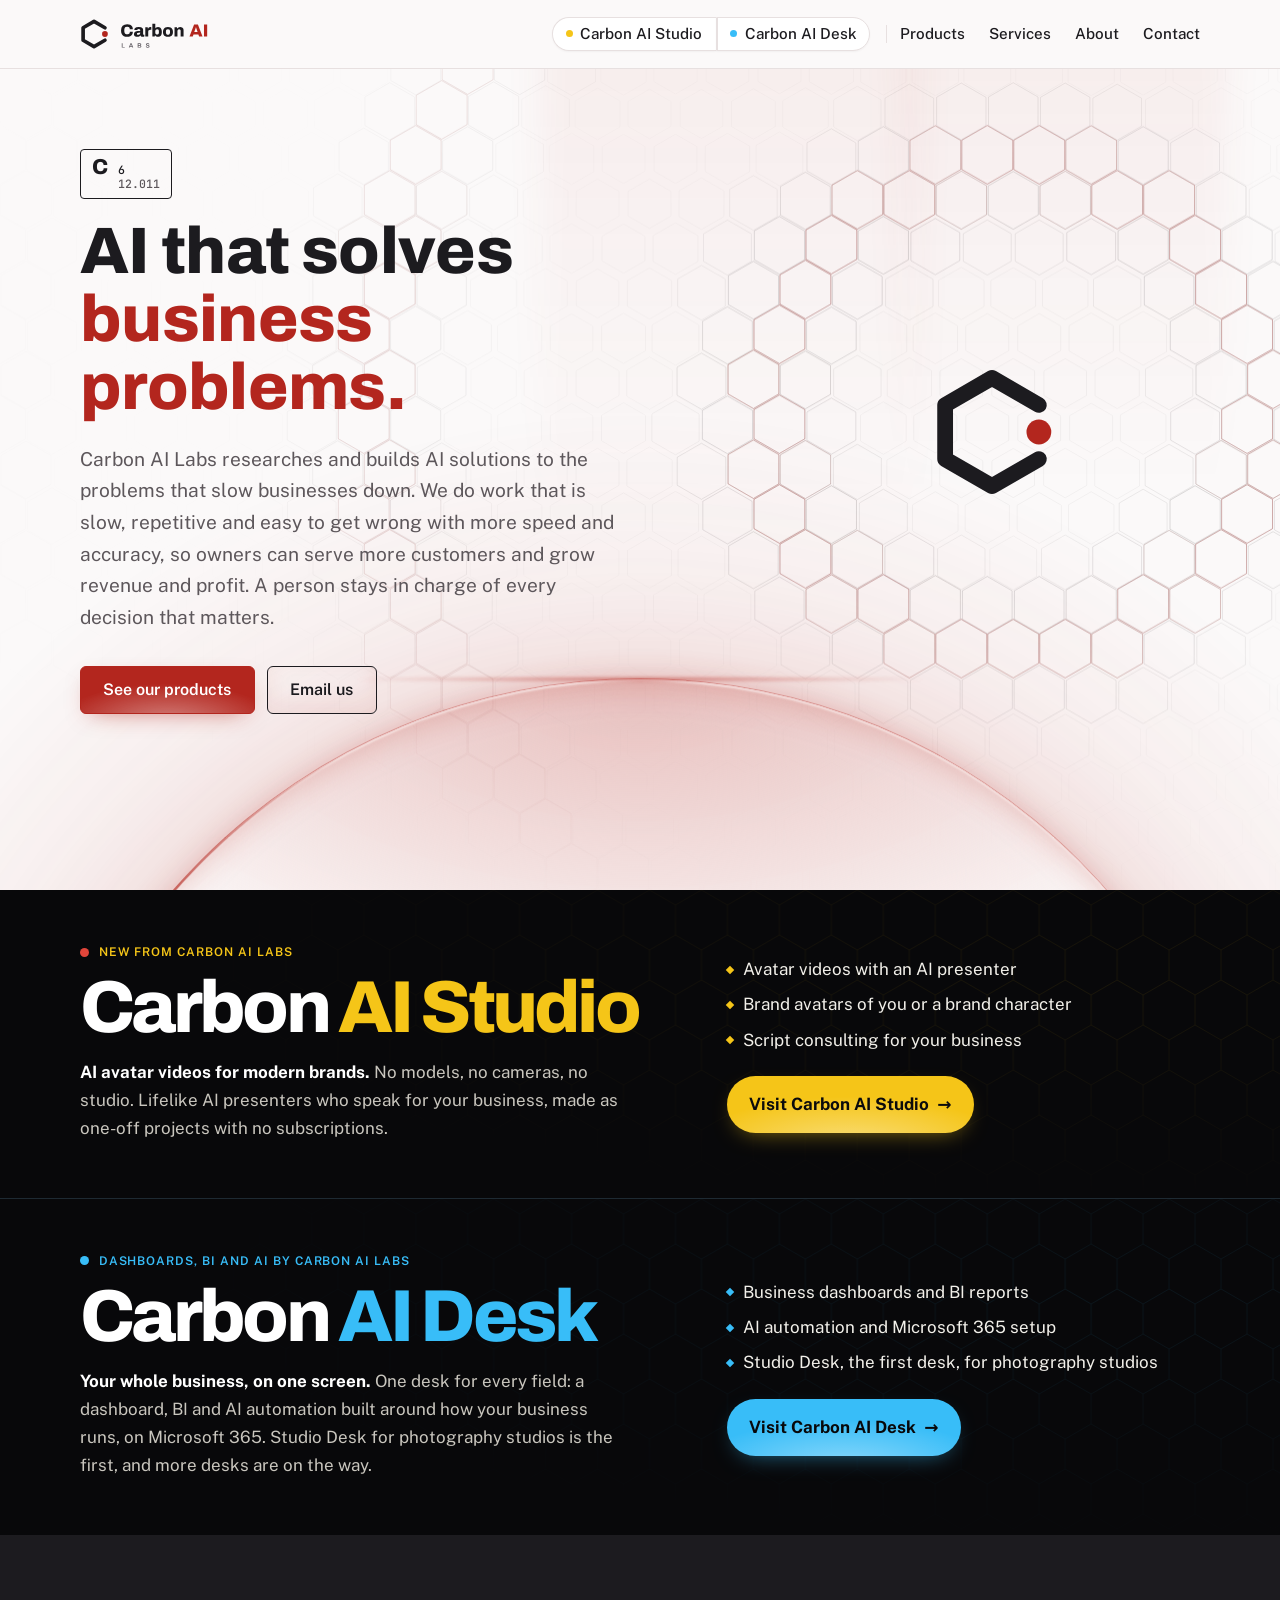
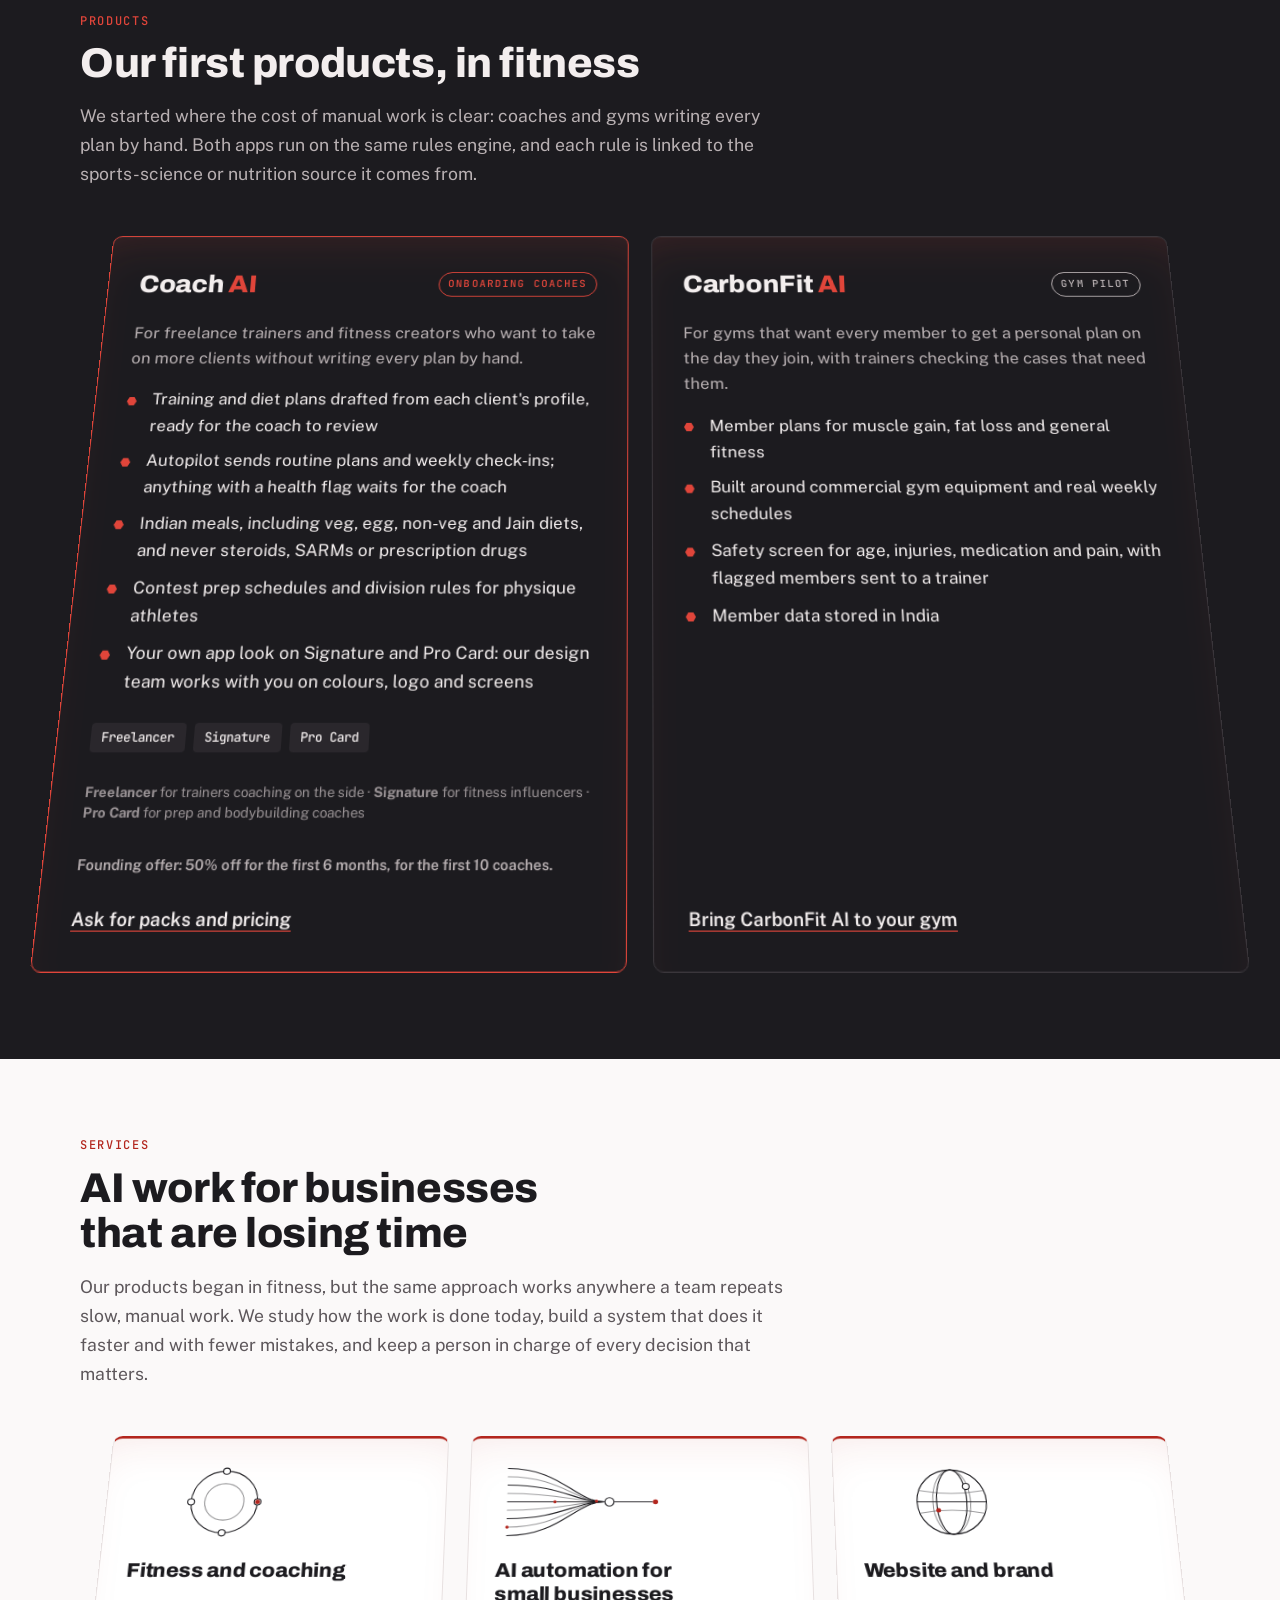
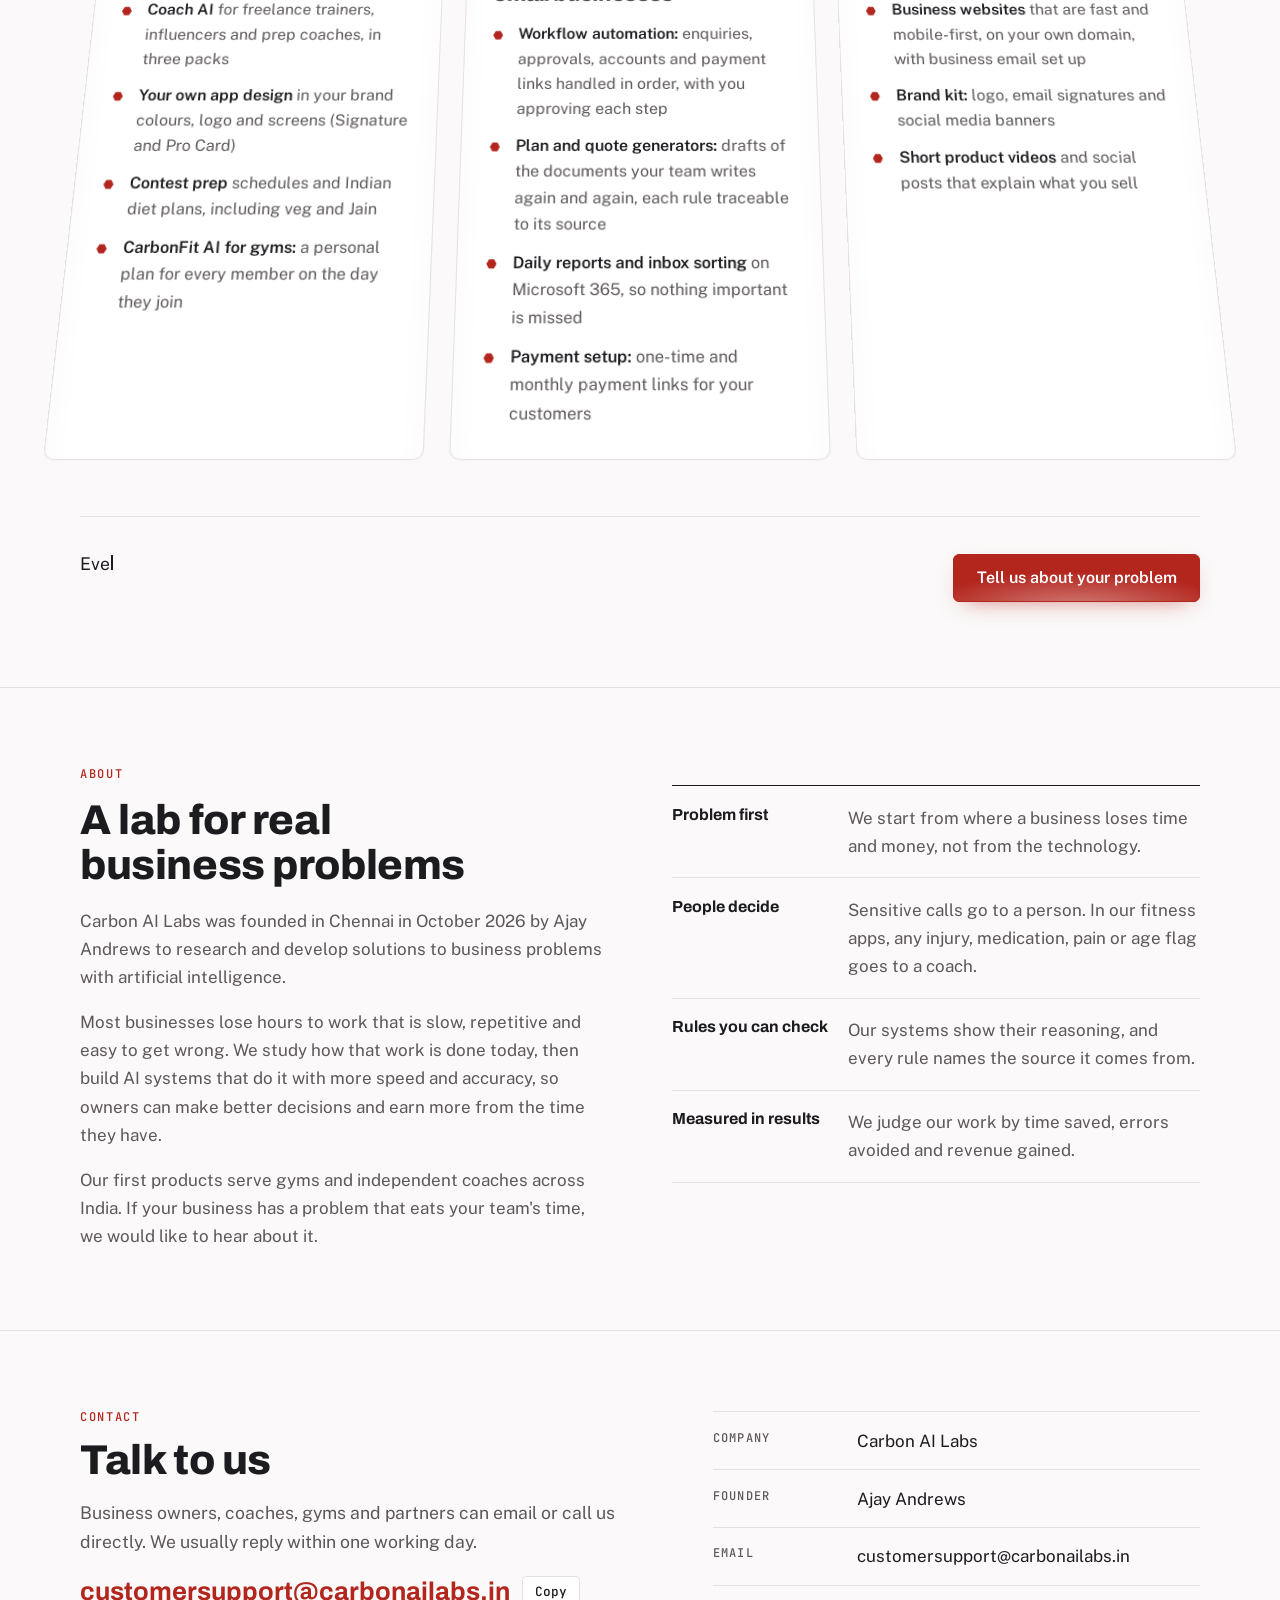
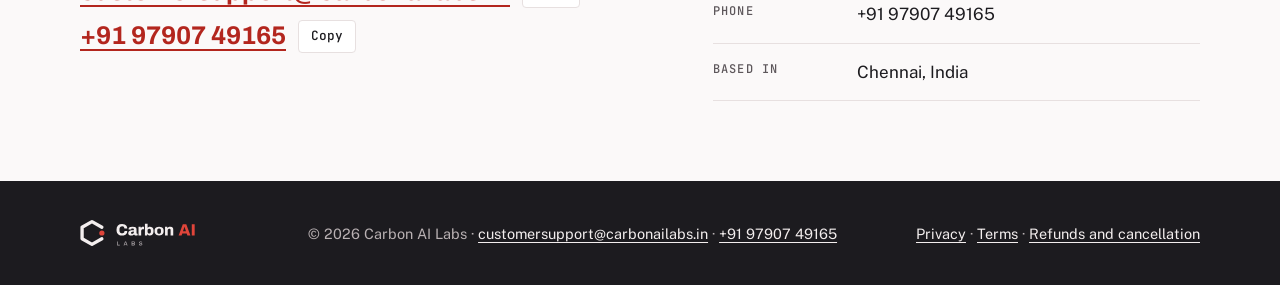
<file: index.html>
<!doctype html>
<html lang="en" data-fx="labs">
<head>
<meta charset="utf-8">
<meta name="viewport" content="width=device-width, initial-scale=1, viewport-fit=cover">
<meta name="description" content="Carbon AI Labs researches and builds AI solutions to business problems, for faster, more accurate work that grows revenue and profit. Makers of Coach AI and CarbonFit AI.">
<meta name="theme-color" content="#1C1B1F">
<meta property="og:title" content="Carbon AI Labs">
<meta property="og:description" content="AI that solves business problems, faster and more accurately. Makers of Coach AI and CarbonFit AI.">
<meta property="og:image" content="https://carbonailabs.in/assets/icon-512.png">
<meta property="og:url" content="https://carbonailabs.in/">
<link rel="canonical" href="https://carbonailabs.in/">
<link rel="icon" href="assets/favicon.svg" type="image/svg+xml">
<link rel="icon" href="assets/favicon-32.png" sizes="32x32" type="image/png">
<link rel="apple-touch-icon" href="assets/apple-touch-icon.png">
<title>Carbon AI Labs</title>
<link rel="preconnect" href="https://fonts.googleapis.com">
<link rel="preconnect" href="https://fonts.gstatic.com" crossorigin>
<link rel="stylesheet" href="https://fonts.googleapis.com/css2?family=Archivo:wght@600;700;800&family=JetBrains+Mono:wght@500&family=Public+Sans:wght@400;500;600&display=swap">
<script src="assets/analytics.js" defer></script>
<script>/* hide reveal targets before first paint (no flash); motion.js sets __motionReady, else unhide after 3s */(function(d){if(window.matchMedia&&matchMedia("(prefers-reduced-motion: no-preference)").matches&&"IntersectionObserver"in window){d.classList.add("motion");setTimeout(function(){if(!window.__motionReady){d.classList.remove("motion");d.setAttribute("data-motion-off","")}},3000)}})(document.documentElement)</script>
<link rel="stylesheet" href="assets/motion.css">
<script src="assets/motion.js" defer></script>
<link rel="stylesheet" href="assets/fx.css">
<script src="assets/fx.js" defer></script>
</head>
<body>
<style>
/* Layout: light paper page, one carbon-black product band, hex lattice drawn from the logo's own ring */
:root{
  --carbon:#1C1B1F;      /* brand carbon black */
  --crimson:#B3261E;     /* Carbon Crimson */
  --crimson-lit:#E0453A; /* crimson on dark */
  --paper:#FBF9F9;       /* page, faint red bias */
  --graphite:#5D575B;    /* secondary text */
  --line:#E7E0E0;        /* rules */
  --on-dark:#F3EEEE;     /* text on carbon */
  --on-dark-2:#B9B1B3;   /* secondary on carbon */
  --display:"Archivo",system-ui,-apple-system,"Segoe UI",sans-serif;
  --body:"Public Sans",system-ui,-apple-system,"Segoe UI",sans-serif;
  --mono:"JetBrains Mono",ui-monospace,"SFMono-Regular",Consolas,monospace;
  color-scheme:light;
}
*{box-sizing:border-box}
html{scroll-behavior:smooth}
@media (prefers-reduced-motion:reduce){html{scroll-behavior:auto}}
body{margin:0;background:var(--paper);color:var(--carbon);font:400 1.0625rem/1.65 var(--body);-webkit-font-smoothing:antialiased}
a{color:inherit}
:focus-visible{outline:3px solid var(--crimson);outline-offset:3px;border-radius:2px}
.wrap{max-width:72rem;margin:0 auto;padding-left:max(16px,env(safe-area-inset-left,0px));padding-right:max(16px,env(safe-area-inset-right,0px))}
h1,h2,h3{font-family:var(--display);text-wrap:balance;margin:0;letter-spacing:-.01em}
p{margin:0}
.eyebrow{font:500 .75rem/1 var(--mono);letter-spacing:.14em;text-transform:uppercase;color:var(--crimson)}

/* header */
.top{position:sticky;top:env(safe-area-inset-top,0px);z-index:5;background:color-mix(in srgb,var(--paper) 92%,transparent);backdrop-filter:blur(8px);border-bottom:1px solid var(--line)}
body::before{content:"";position:fixed;inset:0 0 auto;height:env(safe-area-inset-top,0px);z-index:10;background:var(--paper)}
.top .wrap{display:flex;align-items:center;justify-content:space-between;gap:1rem;padding-block:.75rem}
.top img{height:44px;width:auto;display:block;margin-left:-8px}
.top nav{display:flex;gap:1.5rem;font-weight:500;font-size:.95rem}
.top nav a{text-decoration:none}
.top nav a:hover{color:var(--crimson)}
@media (max-width:560px){.top nav{gap:.9rem}.top nav a:not(.cta-link):not(.studio-link):not(.desk-link){display:none}.top img{height:38px}}

/* Carbon AI Studio entry: its own black + yellow theme */
.top nav .studio-link{display:inline-flex;align-items:center;gap:.45rem;background:#08080A;color:#F5C518;padding:.45rem .85rem;border-radius:999px;font-weight:600;white-space:nowrap}
.top nav .studio-link::before{content:"";width:7px;height:7px;border-radius:50%;background:#F5C518;flex:none}
.top nav .studio-link:hover{color:#FFFFFF}
.studio-band{position:relative;overflow:hidden;background:#08080A;color:#F2F0EA}
.studio-band .wrap{position:relative;padding-block:3.5rem;display:grid;grid-template-columns:1.3fr 1fr;gap:2rem;align-items:center}
.studio-band .lat{position:absolute;inset:0;width:100%;height:100%;pointer-events:none}
.studio-band .tagline{font:600 .75rem/1 -apple-system,BlinkMacSystemFont,"SF Pro Text","Inter",var(--body);letter-spacing:.08em;text-transform:uppercase;color:#F5C518;display:flex;align-items:center;gap:.6rem}
.studio-band .tagline::before{content:"";width:9px;height:9px;border-radius:50%;background:#E0453A}
.studio-band h2{font:800 clamp(2.6rem,8vw,4.6rem)/.92 -apple-system,BlinkMacSystemFont,"SF Pro Display","Inter",var(--display);letter-spacing:-.05em;color:#FFFFFF;margin:1rem 0 1rem}
.studio-band h2 span{color:#F5C518}
.studio-band p{color:#C9C6BE;max-width:34rem;font-family:-apple-system,BlinkMacSystemFont,"SF Pro Text","Inter",var(--body)}
.studio-band p b{color:#FFFFFF}
.studio-band .side{display:flex;flex-direction:column;gap:.8rem;align-items:flex-start}
.studio-band .side ul{list-style:none;margin:0 0 .6rem;padding:0;display:flex;flex-direction:column;gap:.45rem;font-family:-apple-system,BlinkMacSystemFont,"SF Pro Text","Inter",var(--body)}
.studio-band .side li{display:flex;gap:.6rem;align-items:baseline}
.studio-band .side li::before{content:"";width:6px;height:6px;background:#F5C518;transform:rotate(45deg);flex:none;position:relative;top:-.15em}
.studio-band .go{display:inline-flex;align-items:center;gap:.5rem;background:#F5C518;color:#0B0B0C;text-decoration:none;font-weight:700;padding:.9rem 1.4rem;border-radius:999px;font-family:-apple-system,BlinkMacSystemFont,"SF Pro Text","Inter",var(--body)}
.studio-band .go:hover{background:#FFD24D}
.studio-band .go:focus-visible{outline-color:#F5C518}
@media (max-width:760px){.studio-band .wrap{grid-template-columns:1fr}}
/* Carbon AI Desk entry: its own black + sky blue theme */
.top nav .desk-link{display:inline-flex;align-items:center;gap:.45rem;background:#08080A;color:#38BDF8;padding:.45rem .85rem;border-radius:999px;font-weight:600;white-space:nowrap}
.top nav .desk-link::before{content:"";width:7px;height:7px;border-radius:50%;background:#38BDF8;flex:none}
.top nav .desk-link:hover{color:#FFFFFF}
.desk-band{border-top:1px solid #1E2A33}
.desk-band .tagline{color:#38BDF8}
.desk-band .tagline::before{background:#38BDF8}
.desk-band h2 span{color:#38BDF8}
.desk-band .side li::before{background:#38BDF8}
.desk-band .go{background:#38BDF8;color:#08080A}
.desk-band .go:hover{background:#7DD3FC}
.desk-band .go:focus-visible{outline-color:#38BDF8}
@media (max-width:560px){.top .wrap{flex-wrap:wrap;row-gap:.55rem;padding-block:.6rem}.top nav{width:100%;gap:.6rem!important;align-items:center}}
@media (max-width:430px){.top .wrap{gap:.5rem}.top img{height:32px!important}.top nav{gap:.7rem!important;font-size:.85rem}.top nav .studio-link,.top nav .desk-link{padding:.4rem .7rem;gap:.35rem}}

/* hero */
.hero .wrap{display:grid;grid-template-columns:minmax(0,1.15fr) minmax(0,.85fr);gap:3rem;align-items:center;padding-block:5rem 4.5rem}
.hero h1{font-size:clamp(2.4rem,5.4vw,4.1rem);line-height:1.04;font-weight:800;margin-block:1.1rem 1.4rem}
.hero h1 em{font-style:normal;color:var(--crimson)}
.hero p.lede{font-size:1.2rem;color:var(--graphite);max-width:34rem}
.actions{display:flex;flex-wrap:wrap;gap:.75rem;margin-top:2rem}
.btn{display:inline-flex;align-items:center;gap:.5rem;font:600 1rem/1 var(--body);padding:.95rem 1.4rem;border-radius:6px;text-decoration:none;border:1.5px solid var(--carbon)}
.btn.primary{background:var(--crimson);border-color:var(--crimson);color:#fff}
.btn.primary:hover{background:var(--carbon);border-color:var(--carbon)}
.btn.ghost:hover{background:var(--carbon);color:var(--paper)}
.lattice{width:100%;max-width:26rem;justify-self:end;aspect-ratio:1}
.lattice svg{width:100%;height:100%;display:block}
.element{display:inline-grid;grid-template-columns:auto auto;column-gap:.6rem;align-items:baseline;border:1.5px solid var(--carbon);padding:.45rem .7rem;border-radius:4px;font:500 .72rem/1.2 var(--mono)}
.element b{font:800 1.35rem/1 var(--display);grid-row:span 2}
.element span{color:var(--graphite)}
@media (max-width:820px){.hero .wrap{grid-template-columns:1fr;padding-block:3rem}.lattice{display:none}}

/* sections */
section.block .wrap{padding-block:5rem}
.head{display:grid;gap:.9rem;max-width:44rem;margin-bottom:3rem}
.head h2{font-size:clamp(1.8rem,3.4vw,2.6rem);font-weight:800;line-height:1.1}
.head p{color:var(--graphite);font-size:1.1rem}

/* products band */
.products{background:var(--carbon);color:var(--on-dark)}
.products .eyebrow{color:var(--crimson-lit)}
.products .head p{color:var(--on-dark-2)}
.grid2{display:grid;grid-template-columns:repeat(2,minmax(0,1fr));gap:1.5rem}
@media (max-width:820px){.grid2{grid-template-columns:1fr}}
.product{border:1px solid #3A363B;border-radius:10px;padding:2rem;display:flex;flex-direction:column;gap:1.1rem;min-width:0}
.product.lead{border-color:var(--crimson-lit)}
.product .row{display:flex;justify-content:space-between;align-items:center;gap:1rem;flex-wrap:wrap}
.product h3{font-size:1.75rem;font-weight:800}
.product h3 i{font-style:normal;color:var(--crimson-lit)}
.status{font:500 .7rem/1 var(--mono);letter-spacing:.1em;text-transform:uppercase;padding:.45rem .6rem;border-radius:99px;border:1px solid currentColor;color:var(--on-dark-2)}
.status.live{color:var(--crimson-lit)}
.product p{color:var(--on-dark-2)}
.product ul{margin:0;padding:0;list-style:none;display:grid;gap:.6rem}
.product li{display:grid;grid-template-columns:14px 1fr;gap:.75rem;align-items:baseline}
.product li::before{content:"";width:10px;height:10px;transform:translateY(1px);background:var(--crimson-lit);clip-path:polygon(25% 5%,75% 5%,100% 50%,75% 95%,25% 95%,0 50%)}
.tiers{display:flex;flex-wrap:wrap;gap:.5rem;margin-top:auto;padding-top:.5rem}
.tiers span{font:500 .78rem/1 var(--mono);padding:.5rem .65rem;border-radius:4px;background:#2A272C;color:var(--on-dark)}
.packs-for{font-size:.82rem;line-height:1.5;color:var(--on-dark);opacity:.8;margin:.6rem 0 0}
.offer{font-size:.85rem;font-weight:600;color:var(--crimson-lit);margin:.5rem 0 .4rem}
.product .more{margin-top:auto;font-weight:600;color:var(--on-dark);text-decoration-color:var(--crimson-lit);text-underline-offset:4px}

/* services */
.services{border-bottom:1px solid var(--line)}
.grid3{display:grid;grid-template-columns:repeat(3,minmax(0,1fr));gap:1.5rem}
@media (max-width:900px){.grid3{grid-template-columns:1fr}}
.service{background:#fff;border:1px solid var(--line);border-top:3px solid var(--crimson);border-radius:10px;padding:1.75rem;display:flex;flex-direction:column;gap:1rem;min-width:0}
.service h3{font-size:1.35rem;font-weight:800;line-height:1.2}
.service ul{margin:0;padding:0;list-style:none;display:grid;gap:.7rem;color:var(--graphite);font-size:1rem}
.service li{display:grid;grid-template-columns:14px 1fr;gap:.75rem;align-items:baseline}
.service li::before{content:"";width:10px;height:10px;transform:translateY(1px);background:var(--crimson);clip-path:polygon(25% 5%,75% 5%,100% 50%,75% 95%,25% 95%,0 50%)}
.service li b{color:var(--carbon);font-weight:600}
.services .closing{display:flex;flex-wrap:wrap;align-items:center;justify-content:space-between;gap:1rem 2rem;margin-top:2.5rem;padding-top:2rem;border-top:1px solid var(--line)}
.services .closing p{font-size:1.1rem;max-width:36rem}

/* about */
.about .wrap{display:grid;grid-template-columns:minmax(0,1fr) minmax(0,1fr);gap:4rem}
@media (max-width:820px){.about .wrap{grid-template-columns:1fr;gap:2.5rem}}
.about .copy{display:grid;gap:1.1rem;max-width:36rem;color:var(--graphite)}
.about .copy p:first-child{color:var(--carbon);font-size:1.2rem}
.principles{display:grid;gap:0;border-top:1.5px solid var(--carbon);align-self:start}
.principles div{display:grid;grid-template-columns:minmax(0,10rem) minmax(0,1fr);gap:1rem;padding-block:1.1rem;border-bottom:1px solid var(--line)}
.principles dt{font:700 1rem/1.4 var(--display)}
.principles dd{margin:0;color:var(--graphite)}
@media (max-width:480px){.principles div{grid-template-columns:1fr;gap:.25rem}}

/* contact */
.contact{border-top:1px solid var(--line)}
.card{display:grid;grid-template-columns:minmax(0,1.2fr) minmax(0,1fr);gap:3rem;align-items:start}
@media (max-width:820px){.card{grid-template-columns:1fr;gap:2rem}}
.mail{display:flex;flex-wrap:wrap;align-items:center;gap:.75rem;margin-top:1.25rem}
.mail + .mail{margin-top:.75rem}
.mail a{font:700 clamp(1.1rem,2.6vw,1.6rem)/1.2 var(--display);color:var(--crimson);word-break:break-all;text-underline-offset:5px}
.copy-btn{font:500 .8rem/1 var(--mono);padding:.55rem .75rem;border:1px solid var(--line);background:#fff;border-radius:4px;cursor:pointer;color:var(--carbon)}
.copy-btn:hover{border-color:var(--carbon)}
.facts{display:grid;gap:0;margin:0}
.facts div{display:grid;grid-template-columns:minmax(0,8rem) minmax(0,1fr);gap:1rem;padding-block:.9rem;border-bottom:1px solid var(--line)}
.facts div:first-child{border-top:1px solid var(--line)}
.facts dt{font:500 .75rem/1.9 var(--mono);letter-spacing:.1em;text-transform:uppercase;color:var(--graphite)}
.facts dd{margin:0;overflow-wrap:anywhere}

/* footer */
footer{background:var(--carbon);color:var(--on-dark-2);font-size:.9rem}
footer a{color:var(--on-dark);text-underline-offset:3px}
footer .wrap{display:flex;flex-wrap:wrap;justify-content:space-between;align-items:center;gap:1rem;padding-block:2rem}
footer img{height:40px;width:auto;display:block;margin-left:-8px}
/* motion layer hooks (see assets/motion.css) */
.hero{overflow:hidden}
.service .svc-art{color:var(--carbon);margin:-.2rem 0 .1rem}
.service .art{max-width:190px;--art-bg:#fff;--art-acc:var(--crimson)}
.studio-band .wrap{z-index:1}
/* header: product pills and links on one centred row, pills grouped, hairline divider */
.top nav{align-items:center}
.top nav a{line-height:1.2}
.top nav .studio-link + .desk-link{margin-left:-.9rem}
.top nav .desk-link{position:relative;margin-right:.35rem}
.top nav .desk-link::after{content:"";position:absolute;right:-1.1rem;top:22%;bottom:22%;width:1px;background:var(--line)}
/* pills restyled to the light header: white chip, hairline border, brand colour kept in the dot */
.top nav .studio-link,.top nav .desk-link{background:#fff;color:var(--carbon);border:1px solid var(--line);padding:.4rem .8rem;font-weight:500;box-shadow:0 1px 2px rgba(28,27,31,.04)}
.top nav .studio-link:hover{color:var(--carbon);border-color:#F5C518;background:#FFFCF0}
.top nav .desk-link:hover{color:var(--carbon);border-color:#38BDF8;background:#F2FAFE}
/* both products in one grouped capsule with a hairline divider */
.top nav .studio-link{border-radius:999px 0 0 999px;border-right:0;padding-right:.85rem}
.top nav .studio-link + .desk-link{margin-left:-1.5rem;border-radius:0 999px 999px 0;padding-left:.85rem;box-shadow:inset 1px 0 0 var(--line),0 1px 2px rgba(28,27,31,.04)}
@media (max-width:560px){.top nav .studio-link + .desk-link{margin-left:-.6rem}.top nav .desk-link{margin-right:0}.top nav .desk-link::after{display:none}}
</style>

<header class="top">
  <div class="wrap">
    <a href="#top" aria-label="Carbon AI Labs home"><img src="assets/logo-light.svg" alt="Carbon AI Labs" width="173" height="44"></a>
    <nav aria-label="Main">
      <a href="/carbon-ai-studio/" class="studio-link">Carbon AI Studio</a>
      <a href="/carbon-ai-desk/" class="desk-link">Carbon AI Desk</a>
      <a href="#products">Products</a>
      <a href="#services">Services</a>
      <a href="#about">About</a>
      <a href="#contact" class="cta-link">Contact</a>
    </nav>
  </div>
</header>

<main id="top">
  <section class="hero has-wave">
    <canvas class="wave" data-wave data-ink="28,27,31" data-acc="179,38,30" data-alpha="0.2" aria-hidden="true"></canvas>
    <div class="wrap">
      <div>
        <span class="element rv" style="--i:0" aria-label="Carbon, element 6"><b>C</b>6<span>12.011</span></span>
        <h1 class="rv" style="--i:1">AI that solves <em>business problems.</em></h1>
        <p class="lede rv" style="--i:2">Carbon AI Labs researches and builds AI solutions to the problems that slow businesses down. We do work that is slow, repetitive and easy to get wrong with more speed and accuracy, so owners can serve more customers and grow revenue and profit. A person stays in charge of every decision that matters.</p>
        <div class="actions rv" style="--i:3">
          <a class="btn primary" href="#products">See our products</a>
          <a class="btn ghost" href="mailto:customersupport@carbonailabs.in">Email us</a>
        </div>
      </div>
      <div class="lattice rv-fade" style="--i:2" aria-hidden="true">
        <svg viewBox="0 0 400 400" fill="none">
          <g stroke="#D9CFD0" stroke-width="4" stroke-linejoin="round"><path d="M200.0 -8.0 L245.0 18.0 L245.0 70.0 L200.0 96.0 L155.0 70.0 L155.0 18.0 Z" stroke-opacity="0.25"/><path d="M64.9 70.0 L109.9 96.0 L109.9 148.0 L64.9 174.0 L19.9 148.0 L19.9 96.0 Z" stroke-opacity="0.25"/><path d="M155.0 70.0 L200.0 96.0 L200.0 148.0 L155.0 174.0 L109.9 148.0 L109.9 96.0 Z" stroke-opacity="0.53"/><path d="M245.0 70.0 L290.1 96.0 L290.1 148.0 L245.0 174.0 L200.0 148.0 L200.0 96.0 Z" stroke-opacity="0.53"/><path d="M335.1 70.0 L380.1 96.0 L380.1 148.0 L335.1 174.0 L290.1 148.0 L290.1 96.0 Z" stroke-opacity="0.25"/><path d="M109.9 148.0 L155.0 174.0 L155.0 226.0 L109.9 252.0 L64.9 226.0 L64.9 174.0 Z" stroke-opacity="0.53"/><path d="M290.1 148.0 L335.1 174.0 L335.1 226.0 L290.1 252.0 L245.0 226.0 L245.0 174.0 Z" stroke-opacity="0.53"/><path d="M64.9 226.0 L109.9 252.0 L109.9 304.0 L64.9 330.0 L19.9 304.0 L19.9 252.0 Z" stroke-opacity="0.25"/><path d="M155.0 226.0 L200.0 252.0 L200.0 304.0 L155.0 330.0 L109.9 304.0 L109.9 252.0 Z" stroke-opacity="0.53"/><path d="M245.0 226.0 L290.1 252.0 L290.1 304.0 L245.0 330.0 L200.0 304.0 L200.0 252.0 Z" stroke-opacity="0.53"/><path d="M335.1 226.0 L380.1 252.0 L380.1 304.0 L335.1 330.0 L290.1 304.0 L290.1 252.0 Z" stroke-opacity="0.25"/><path d="M200.0 304.0 L245.0 330.0 L245.0 382.0 L200.0 408.0 L155.0 382.0 L155.0 330.0 Z" stroke-opacity="0.25"/></g>
          <g transform="translate(130.67 130.67) scale(2.1667)">
            <path d="M52.8 20 L32 8 L11.2 20 L11.2 44 L32 56 L52.8 44" stroke="#1C1B1F" stroke-width="7" stroke-linejoin="round" stroke-linecap="round"/>
            <circle cx="52.8" cy="32" r="5.5" fill="#B3261E"/>
          </g>
        </svg>
      </div>
    </div>
  </section>

  <section class="studio-band" id="studio" aria-labelledby="studio-title">
    <svg class="lat" aria-hidden="true" preserveAspectRatio="xMidYMid slice"><defs><pattern id="studiohex" width="51.96" height="90" patternUnits="userSpaceOnUse"><path d="M25.98 0 L51.96 15 L51.96 45 L25.98 60 L0 45 L0 15 Z M25.98 60 L25.98 90" fill="none" stroke="#F5C518" stroke-width="0.8"/></pattern><radialGradient id="studiofade" cx="85%" cy="30%" r="75%"><stop offset="0" stop-color="#fff"/><stop offset="1" stop-color="#fff" stop-opacity="0"/></radialGradient><mask id="studiomask"><rect width="100%" height="100%" fill="url(#studiofade)"/></mask></defs><rect width="100%" height="100%" fill="url(#studiohex)" opacity=".1" mask="url(#studiomask)"/></svg>
    <div class="wrap">
      <div class="rv">
        <span class="tagline">New from Carbon AI Labs</span>
        <h2 id="studio-title">Carbon <span>AI Studio</span></h2>
        <p><b>AI avatar videos for modern brands.</b> No models, no cameras, no studio. Lifelike AI presenters who speak for your business, made as one-off projects with no subscriptions.</p>
      </div>
      <div class="side rv" style="--i:1">
        <ul>
          <li>Avatar videos with an AI presenter</li>
          <li>Brand avatars of you or a brand character</li>
          <li>Script consulting for your business</li>
        </ul>
        <a class="go" href="/carbon-ai-studio/">Visit Carbon AI Studio <span aria-hidden="true">→</span></a>
      </div>
    </div>
  </section>

  <section class="studio-band desk-band" id="desk" aria-labelledby="desk-title">
    <svg class="lat" aria-hidden="true" preserveAspectRatio="xMidYMid slice"><defs><pattern id="deskhex" width="51.96" height="90" patternUnits="userSpaceOnUse"><path d="M25.98 0 L51.96 15 L51.96 45 L25.98 60 L0 45 L0 15 Z M25.98 60 L25.98 90" fill="none" stroke="#38BDF8" stroke-width="0.8"/></pattern><radialGradient id="deskfade" cx="85%" cy="30%" r="75%"><stop offset="0" stop-color="#fff"/><stop offset="1" stop-color="#fff" stop-opacity="0"/></radialGradient><mask id="deskmask"><rect width="100%" height="100%" fill="url(#deskfade)"/></mask></defs><rect width="100%" height="100%" fill="url(#deskhex)" opacity=".1" mask="url(#deskmask)"/></svg>
    <div class="wrap">
      <div class="rv">
        <span class="tagline">Dashboards, BI and AI by Carbon AI Labs</span>
        <h2 id="desk-title">Carbon <span>AI Desk</span></h2>
        <p><b>Your whole business, on one screen.</b> One desk for every field: a dashboard, BI and AI automation built around how your business runs, on Microsoft 365. Studio Desk for photography studios is the first, and more desks are on the way.</p>
      </div>
      <div class="side rv" style="--i:1">
        <ul>
          <li>Business dashboards and BI reports</li>
          <li>AI automation and Microsoft 365 setup</li>
          <li>Studio Desk, the first desk, for photography studios</li>
        </ul>
        <a class="go" href="/carbon-ai-desk/">Visit Carbon AI Desk <span aria-hidden="true">→</span></a>
      </div>
    </div>
  </section>

  <section class="block products" id="products">
    <div class="wrap">
      <div class="head rv">
        <span class="eyebrow">Products</span>
        <h2>Our first products, in fitness</h2>
        <p>We started where the cost of manual work is clear: coaches and gyms writing every plan by hand. Both apps run on the same rules engine, and each rule is linked to the sports-science or nutrition source it comes from.</p>
      </div>
      <div class="grid2" data-stagger data-fx-tilt>
        <article class="product lead rv">
          <div class="row">
            <h3>Coach <i>AI</i></h3>
            <span class="status live">Onboarding coaches</span>
          </div>
          <p>For freelance trainers and fitness creators who want to take on more clients without writing every plan by hand.</p>
          <ul>
            <li>Training and diet plans drafted from each client's profile, ready for the coach to review</li>
            <li>Autopilot sends routine plans and weekly check-ins; anything with a health flag waits for the coach</li>
            <li>Indian meals, including veg, egg, non-veg and Jain diets, and never steroids, SARMs or prescription drugs</li>
            <li>Contest prep schedules and division rules for physique athletes</li>
            <li>Your own app look on Signature and Pro Card: our design team works with you on colours, logo and screens</li>
          </ul>
          <div class="tiers" aria-label="Packs"><span>Freelancer</span><span>Signature</span><span>Pro Card</span></div>
          <p class="packs-for"><b>Freelancer</b> for trainers coaching on the side · <b>Signature</b> for fitness influencers · <b>Pro Card</b> for prep and bodybuilding coaches</p>
          <p class="offer">Founding offer: 50% off for the first 6 months, for the first 10 coaches.</p>
          <a class="more" href="mailto:customersupport@carbonailabs.in?subject=Coach%20AI%20packs">Ask for packs and pricing</a>
        </article>
        <article class="product rv">
          <div class="row">
            <h3>CarbonFit <i>AI</i></h3>
            <span class="status">Gym pilot</span>
          </div>
          <p>For gyms that want every member to get a personal plan on the day they join, with trainers checking the cases that need them.</p>
          <ul>
            <li>Member plans for muscle gain, fat loss and general fitness</li>
            <li>Built around commercial gym equipment and real weekly schedules</li>
            <li>Safety screen for age, injuries, medication and pain, with flagged members sent to a trainer</li>
            <li>Member data stored in India</li>
          </ul>
          <a class="more" href="mailto:customersupport@carbonailabs.in?subject=CarbonFit%20AI%20for%20my%20gym">Bring CarbonFit AI to your gym</a>
        </article>
      </div>
    </div>
  </section>

  <section class="block services" id="services">
    <div class="wrap">
      <div class="head rv">
        <span class="eyebrow">Services</span>
        <h2>AI work for businesses that are losing time</h2>
        <p>Our products began in fitness, but the same approach works anywhere a team repeats slow, manual work. We study how the work is done today, build a system that does it faster and with fewer mistakes, and keep a person in charge of every decision that matters.</p>
      </div>
      <div class="grid3" data-stagger data-fx-tilt>
        <article class="service rv">
          <div class="svc-art" data-art="orbit"></div>
          <h3>Fitness and coaching</h3>
          <ul>
            <li><span><b>Coach AI</b> for freelance trainers, influencers and prep coaches, in three packs</span></li>
            <li><span><b>Your own app design</b> in your brand colours, logo and screens (Signature and Pro Card)</span></li>
            <li><span><b>Contest prep</b> schedules and Indian diet plans, including veg and Jain</span></li>
            <li><span><b>CarbonFit AI for gyms:</b> a personal plan for every member on the day they join</span></li>
          </ul>
        </article>
        <article class="service rv">
          <div class="svc-art" data-art="fan"></div>
          <h3>AI automation for small businesses</h3>
          <ul>
            <li><span><b>Workflow automation:</b> enquiries, approvals, accounts and payment links handled in order, with you approving each step</span></li>
            <li><span><b>Plan and quote generators:</b> drafts of the documents your team writes again and again, each rule traceable to its source</span></li>
            <li><span><b>Daily reports and inbox sorting</b> on Microsoft 365, so nothing important is missed</span></li>
            <li><span><b>Payment setup:</b> one-time and monthly payment links for your customers</span></li>
          </ul>
        </article>
        <article class="service rv">
          <div class="svc-art" data-art="globe"></div>
          <h3>Website and brand</h3>
          <ul>
            <li><span><b>Business websites</b> that are fast and mobile-first, on your own domain, with business email set up</span></li>
            <li><span><b>Brand kit:</b> logo, email signatures and social media banners</span></li>
            <li><span><b>Short product videos</b> and social posts that explain what you sell</span></li>
          </ul>
        </article>
      </div>
      <div class="closing">
        <p data-type>Every project starts with a free conversation about where your business loses time.</p>
        <a class="btn primary" href="mailto:customersupport@carbonailabs.in?subject=A%20problem%20in%20my%20business">Tell us about your problem</a>
      </div>
    </div>
  </section>

  <section class="block about" id="about">
    <div class="wrap">
      <div class="copy rv">
        <span class="eyebrow">About</span>
        <h2 style="font-size:clamp(1.8rem,3.4vw,2.6rem);font-weight:800;line-height:1.1;color:var(--carbon)">A lab for real business problems</h2>
        <p>Carbon AI Labs was founded in Chennai in October 2026 by Ajay Andrews to research and develop solutions to business problems with artificial intelligence.</p>
        <p>Most businesses lose hours to work that is slow, repetitive and easy to get wrong. We study how that work is done today, then build AI systems that do it with more speed and accuracy, so owners can make better decisions and earn more from the time they have.</p>
        <p>Our first products serve gyms and independent coaches across India. If your business has a problem that eats your team's time, we would like to hear about it.</p>
      </div>
      <dl class="principles" data-stagger>
        <div class="rv"><dt>Problem first</dt><dd>We start from where a business loses time and money, not from the technology.</dd></div>
        <div class="rv"><dt>People decide</dt><dd>Sensitive calls go to a person. In our fitness apps, any injury, medication, pain or age flag goes to a coach.</dd></div>
        <div class="rv"><dt>Rules you can check</dt><dd>Our systems show their reasoning, and every rule names the source it comes from.</dd></div>
        <div class="rv"><dt>Measured in results</dt><dd>We judge our work by time saved, errors avoided and revenue gained.</dd></div>
      </dl>
    </div>
  </section>

  <section class="block contact" id="contact">
    <div class="wrap card">
      <div>
        <div class="head rv" style="margin-bottom:0">
          <span class="eyebrow">Contact</span>
          <h2>Talk to us</h2>
          <p>Business owners, coaches, gyms and partners can email or call us directly. We usually reply within one working day.</p>
        </div>
        <div class="mail">
          <a href="mailto:customersupport@carbonailabs.in" id="email">customersupport@carbonailabs.in</a>
          <button class="copy-btn" type="button" data-copy="email">Copy</button>
        </div>
        <div class="mail">
          <a href="tel:+919790749165" id="phone">+91 97907 49165</a>
          <button class="copy-btn" type="button" data-copy="phone">Copy</button>
        </div>
      </div>
      <dl class="facts rv" style="--i:1">
        <div><dt>Company</dt><dd>Carbon AI Labs</dd></div>
        <div><dt>Founder</dt><dd>Ajay Andrews</dd></div>
        <div><dt>Email</dt><dd>customersupport@carbonailabs.in</dd></div>
        <div><dt>Phone</dt><dd>+91 97907 49165</dd></div>
        <div><dt>Based in</dt><dd>Chennai, India</dd></div>
      </dl>
    </div>
  </section>
</main>

<footer>
  <div class="wrap">
    <img src="assets/logo-dark.svg" alt="Carbon AI Labs" width="157" height="40">
    <span>© <span id="year">2026</span> Carbon AI Labs · <a href="mailto:customersupport@carbonailabs.in">customersupport@carbonailabs.in</a> · <a href="tel:+919790749165">+91 97907 49165</a></span>
    <span><a href="privacy.html">Privacy</a> · <a href="terms.html">Terms</a> · <a href="refunds.html">Refunds and cancellation</a></span>
  </div>
</footer>

<script>
document.getElementById('year').textContent = new Date().getFullYear();
document.querySelectorAll('[data-copy]').forEach(function (btn) {
  btn.addEventListener('click', function () {
    var el = document.getElementById(btn.dataset.copy), text = el.textContent;
    function done(msg) { btn.textContent = msg; setTimeout(function () { btn.textContent = 'Copy'; }, 1800); }
    function select() {
      var r = document.createRange(); r.selectNodeContents(el);
      var s = getSelection(); s.removeAllRanges(); s.addRange(r); done('Press Ctrl+C');
    }
    if (navigator.clipboard) navigator.clipboard.writeText(text).then(function () { done('Copied'); }, select);
    else select();
  });
});
</script>

</body>
</html>
</file>
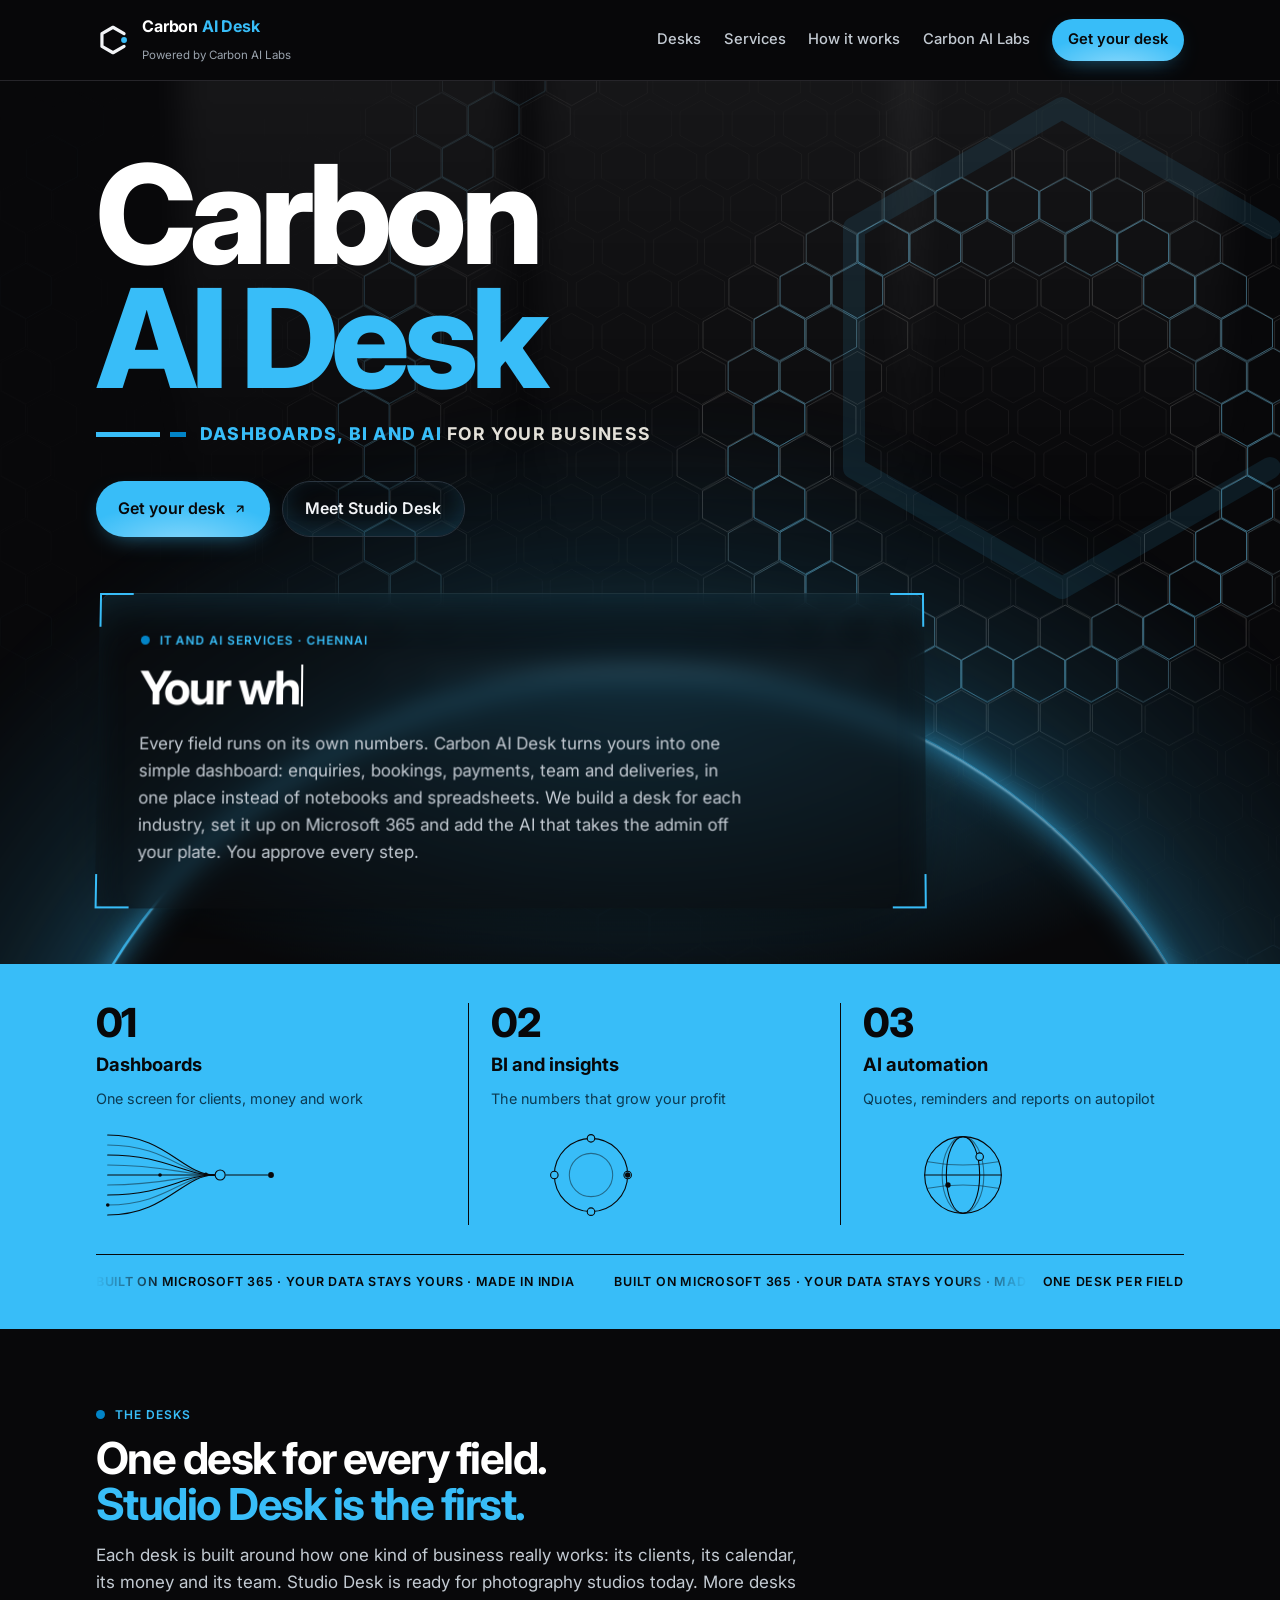
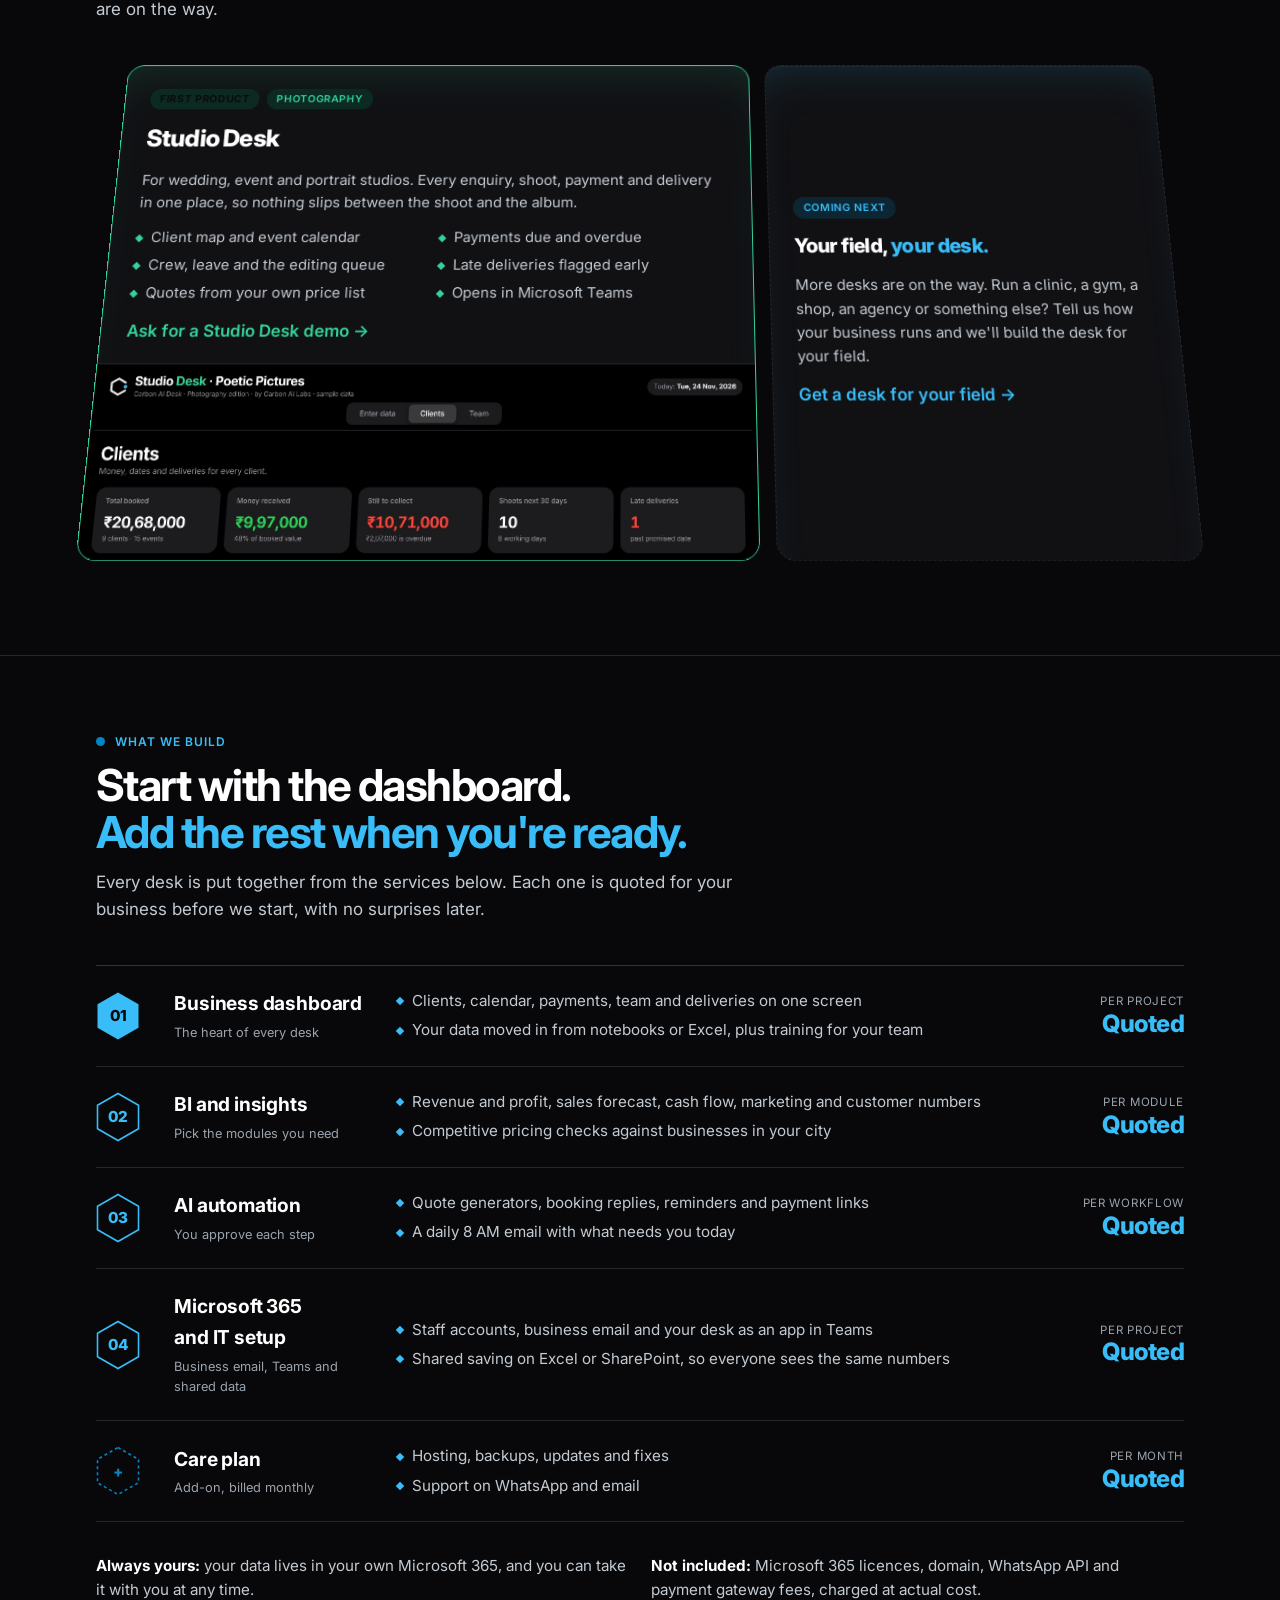
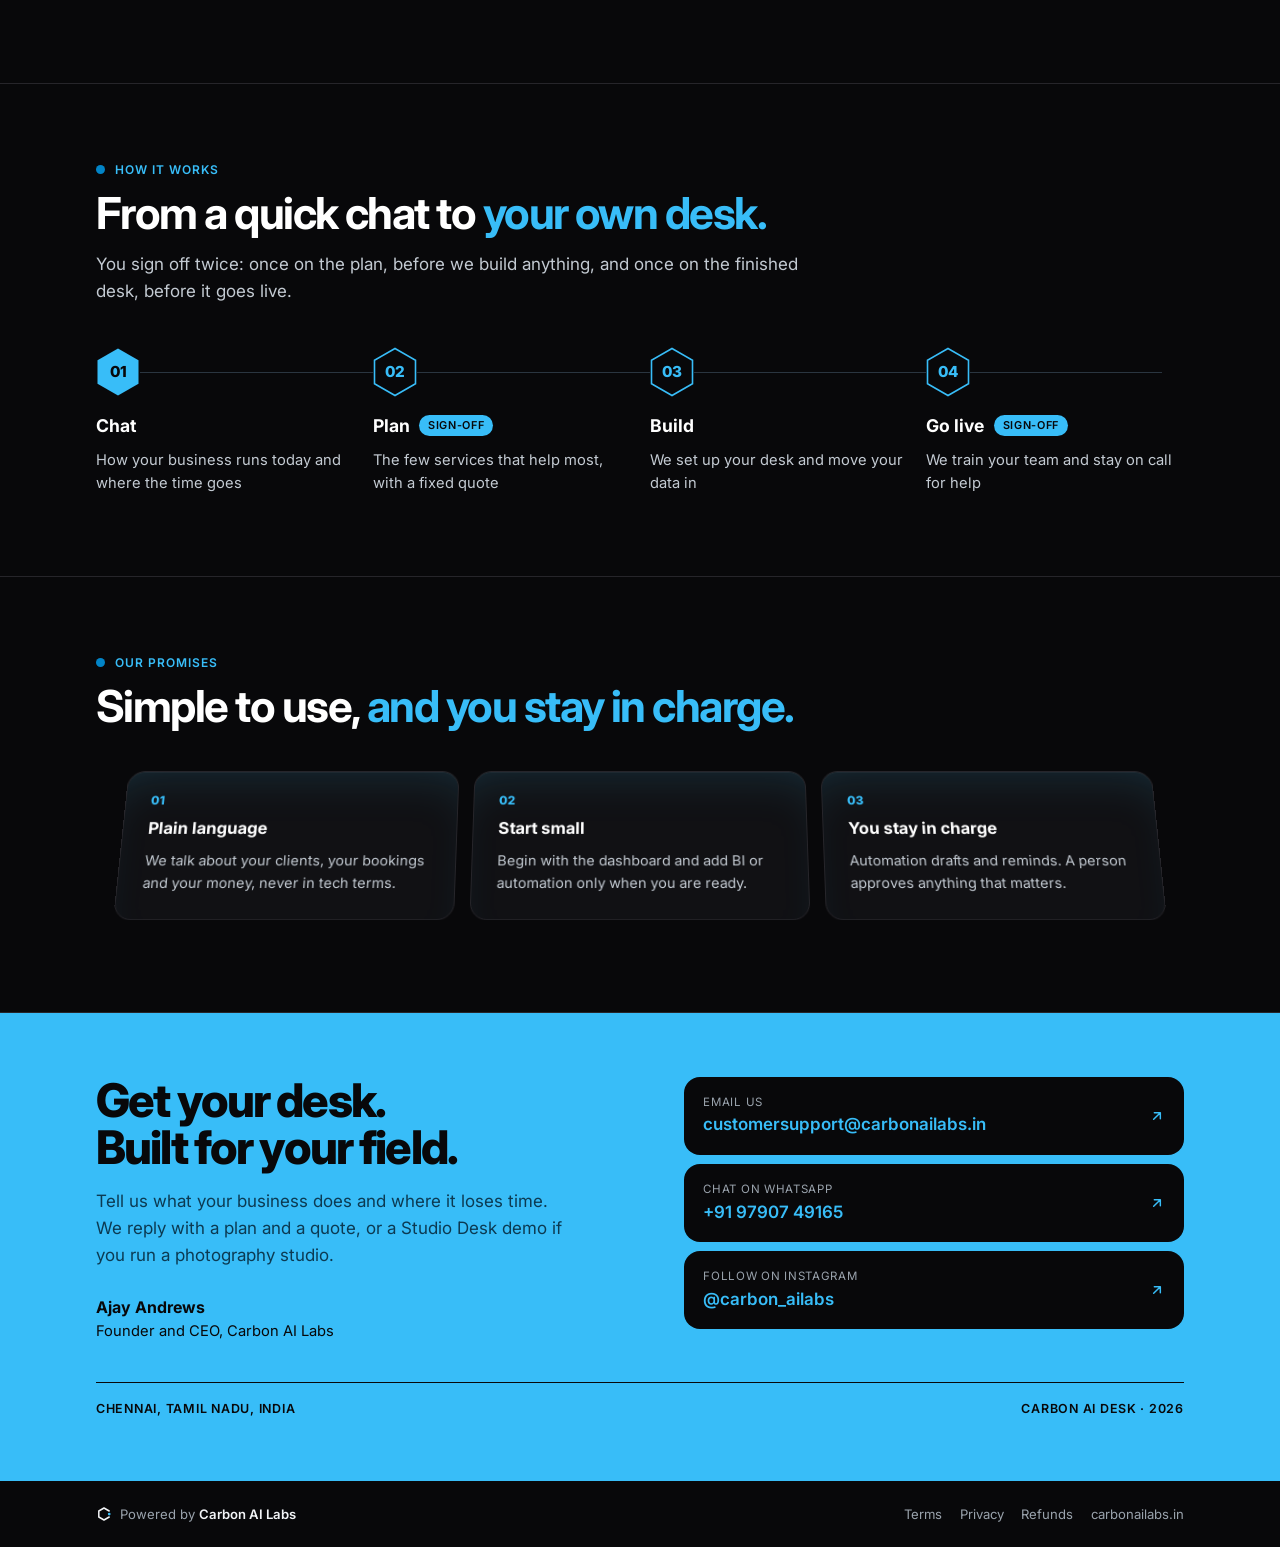
<file: carbon-ai-desk/index.html>
<!doctype html>
<html lang="en" data-fx="desk">
<head>
<meta charset="utf-8">
<meta name="viewport" content="width=device-width, initial-scale=1, viewport-fit=cover">
<title>Carbon AI Desk | Dashboards, BI and AI for your business</title>
<meta name="description" content="Carbon AI Desk builds business dashboards, BI reports, AI automation and Microsoft 365 setups, one edition per industry. Studio Desk for photography studios is the first. Powered by Carbon AI Labs, Chennai.">
<meta name="theme-color" content="#08080A">
<!-- Link preview (WhatsApp, Instagram, LinkedIn, X, Telegram). Image must stay 1200x630 and use an absolute URL. -->
<meta property="og:type" content="website">
<meta property="og:site_name" content="Carbon AI Desk">
<meta property="og:title" content="Carbon AI Desk | Dashboards, BI and AI for your business">
<meta property="og:description" content="Your whole business on one screen: dashboards, BI and AI automation on Microsoft 365. Studio Desk for photography studios is the first edition.">
<meta property="og:url" content="https://carbonailabs.in/carbon-ai-desk/">
<meta property="og:image" content="https://carbonailabs.in/assets/carbon-ai-desk-preview.png">
<meta property="og:image:secure_url" content="https://carbonailabs.in/assets/carbon-ai-desk-preview.png">
<meta property="og:image:type" content="image/png">
<meta property="og:image:width" content="1200">
<meta property="og:image:height" content="630">
<meta property="og:image:alt" content="Carbon AI Desk: dashboards, BI and AI for your business. Powered by Carbon AI Labs.">
<meta name="twitter:card" content="summary_large_image">
<meta name="twitter:title" content="Carbon AI Desk | Dashboards, BI and AI for your business">
<meta name="twitter:description" content="Your whole business on one screen: dashboards, BI and AI automation on Microsoft 365.">
<meta name="twitter:image" content="https://carbonailabs.in/assets/carbon-ai-desk-preview.png">
<link rel="canonical" href="https://carbonailabs.in/carbon-ai-desk/">
<link rel="icon" href="/assets/favicon.svg" type="image/svg+xml">
<link rel="icon" href="/assets/favicon-32.png" sizes="32x32" type="image/png">
<link rel="apple-touch-icon" href="/assets/apple-touch-icon.png">
<link rel="preconnect" href="https://fonts.googleapis.com">
<link rel="preconnect" href="https://fonts.gstatic.com" crossorigin>
<link rel="stylesheet" href="https://fonts.googleapis.com/css2?family=Inter:wght@400;500;600;700;800&display=swap">
<script src="/assets/analytics.js" defer></script>
<script>/* hide reveal targets before first paint (no flash); motion.js sets __motionReady, else unhide after 3s */(function(d){if(window.matchMedia&&matchMedia("(prefers-reduced-motion: no-preference)").matches&&"IntersectionObserver"in window){d.classList.add("motion");setTimeout(function(){if(!window.__motionReady){d.classList.remove("motion");d.setAttribute("data-motion-off","")}},3000)}})(document.documentElement)</script>
<link rel="stylesheet" href="/assets/motion.css">
<script src="/assets/motion.js" defer></script>
<link rel="stylesheet" href="/assets/fx.css">
<script src="/assets/fx.js" defer></script>
<style>
/* Carbon AI Desk: black + Sky Blue, the same layout as Carbon AI Studio (which is black + yellow). */
:root{
  --ground:#08080A;      /* page black */
  --ground-2:#111114;    /* raised panels */
  --ink:#F2F4F7;         /* main text */
  --white:#FFFFFF;
  --gold:#38BDF8;        /* Desk sky blue (name kept so the shared layout reads the same as Studio) */
  --crimson:#0284C7;     /* deep blue, second accent */
  --muted:#9AA3AD;
  --body:#C3CAD2;
  --line:#26252A;
  --line-2:#2A3540;
  --on-gold:#08080A;
  --on-gold-2:#0C3A52;
  --display:-apple-system,BlinkMacSystemFont,"SF Pro Display","Inter",system-ui,sans-serif;
  --text:-apple-system,BlinkMacSystemFont,"SF Pro Text","Inter",system-ui,sans-serif;
  color-scheme:dark;
}
*{box-sizing:border-box}
html{scroll-behavior:smooth}
@media (prefers-reduced-motion:reduce){html{scroll-behavior:auto}}
body{margin:0;background:var(--ground);color:var(--ink);font:400 1.0625rem/1.6 var(--text);-webkit-font-smoothing:antialiased;overflow-x:hidden}
a{color:inherit}
:focus-visible{outline:3px solid var(--gold);outline-offset:3px;border-radius:4px}
.wrap{max-width:72rem;margin:0 auto;padding-left:max(16px,env(safe-area-inset-left,0px));padding-right:max(16px,env(safe-area-inset-right,0px))}
@media (min-width:720px){.wrap{padding-left:32px;padding-right:32px}}
h1,h2,h3{font-family:var(--display);margin:0;text-wrap:balance;color:var(--white)}
p{margin:0}
.y{color:var(--gold)}
.kicker{display:flex;align-items:center;gap:10px;font:600 .75rem/1 var(--text);letter-spacing:.08em;text-transform:uppercase;color:var(--gold)}
.kicker::before{content:"";width:9px;height:9px;border-radius:50%;background:var(--crimson);flex:none}

/* header */
.top{position:sticky;top:0;z-index:5;background:color-mix(in srgb,var(--ground) 86%,transparent);backdrop-filter:saturate(1.4) blur(14px);-webkit-backdrop-filter:saturate(1.4) blur(14px);border-bottom:1px solid var(--line)}
.top .wrap{display:flex;align-items:center;justify-content:space-between;gap:1rem;padding-block:.8rem}
.brand{display:flex;align-items:center;gap:12px;text-decoration:none}
.brand svg{width:34px;height:34px;flex:none}
.brand .name{font:700 1rem/1.1 var(--display);letter-spacing:-.01em;color:var(--white)}
.brand .by{font-size:.72rem;color:var(--muted);line-height:1.2}
.top nav{display:flex;align-items:center;gap:1.4rem;font-size:.92rem;font-weight:500}
.top nav a{text-decoration:none;color:var(--body)}
.top nav a:hover{color:var(--white)}
.top nav .pill{background:var(--gold);color:var(--on-gold);padding:.55rem 1rem;border-radius:999px;font-weight:600}
.top nav .pill:hover{background:#7DD3FC;color:var(--on-gold)}
@media (max-width:720px){.top nav a:not(.pill){display:none}.brand .by{display:none}}

/* hero */
.hero{position:relative;overflow:hidden;padding:4.5rem 0 3.5rem}
.hero .lattice{position:absolute;inset:0;width:100%;height:100%;pointer-events:none}
.hero .ring{position:absolute;right:-8%;top:-6%;width:min(62vw,640px);height:auto;opacity:.1;pointer-events:none}
.hero .wrap{position:relative}
.hero h1{font-weight:800;font-size:clamp(3.6rem,13vw,8.6rem);line-height:.9;letter-spacing:-.05em}
.tag{display:flex;align-items:center;flex-wrap:wrap;gap:14px;margin-top:1.4rem}
.bar{display:flex;gap:10px;flex:none}
.bar i{display:block;height:5px;background:var(--gold);width:64px}
.bar i+i{background:var(--crimson);width:16px}
.tag p{font:700 clamp(.95rem,2.4vw,1.1rem)/1.3 var(--text);letter-spacing:.07em;text-transform:uppercase;color:#E4E1D9}
.tag b{color:var(--gold);font-weight:800}
.hero-cta{display:flex;flex-wrap:wrap;gap:12px;margin-top:2.2rem}
.btn{display:inline-flex;align-items:center;gap:8px;text-decoration:none;font-weight:600;font-size:1rem;padding:.9rem 1.4rem;border-radius:999px;transition:background .15s,color .15s,border-color .15s}
.btn svg{width:14px;height:14px;flex:none}
.btn.gold{background:var(--gold);color:var(--on-gold)}
.btn.gold:hover{background:#7DD3FC}
.btn.ghost{border:1.5px solid var(--line-2);color:var(--ink)}
.btn.ghost:hover{border-color:var(--gold);color:var(--gold)}
.btn.dark{background:var(--on-gold);color:var(--gold)}
.btn.dark:hover{color:var(--white)}

/* viewfinder: selling point */
.finder{position:relative;margin-top:3.5rem;padding:clamp(1.6rem,4vw,2.6rem);display:flex;flex-direction:column;gap:1.1rem;max-width:52rem}
.finder i{position:absolute;width:34px;height:34px;border:0 solid var(--gold)}
.finder i:nth-child(1){left:0;top:0;border-left-width:2px;border-top-width:2px}
.finder i:nth-child(2){right:0;top:0;border-right-width:2px;border-top-width:2px}
.finder i:nth-child(3){left:0;bottom:0;border-left-width:2px;border-bottom-width:2px}
.finder i:nth-child(4){right:0;bottom:0;border-right-width:2px;border-bottom-width:2px}
.finder h2{font-weight:700;font-size:clamp(2rem,5.4vw,2.9rem);line-height:1.05;letter-spacing:-.035em}
.finder p{color:var(--body);max-width:38rem}

/* yellow services band */
.band{background:var(--gold);color:var(--on-gold)}
.band .wrap{padding-block:2.4rem}
.three{display:grid;grid-template-columns:repeat(3,minmax(0,1fr));gap:1.75rem}
.three > div{display:flex;flex-direction:column;gap:.45rem}
.three > div + div{border-left:1.5px solid var(--on-gold);padding-left:1.4rem}
.three .n{font:800 2.5rem/1 var(--display);letter-spacing:-.04em}
.three h3{color:var(--on-gold);font-size:1.15rem;font-weight:700}
.three p{font-size:.9rem;color:var(--on-gold-2)}
.band .foot{display:flex;justify-content:space-between;align-items:center;gap:1rem;flex-wrap:wrap;border-top:1.5px solid var(--on-gold);margin-top:1.8rem;padding-top:1.2rem;font:600 .78rem/1.3 var(--text);letter-spacing:.06em;text-transform:uppercase}
@media (max-width:720px){.three{grid-template-columns:1fr;gap:1.2rem}.three > div + div{border-left:0;padding-left:0;border-top:1.5px solid var(--on-gold);padding-top:1.2rem}}

/* sections */
.sec{padding:5rem 0;border-bottom:1px solid var(--line)}
.sec .head{display:flex;flex-direction:column;gap:.9rem;max-width:44rem;margin-bottom:2.6rem}
.sec h2{font-weight:700;font-size:clamp(2rem,5vw,2.75rem);line-height:1.05;letter-spacing:-.035em}
.sec .head p{color:var(--body)}

/* packs ledger */
.ledger{border-top:1.5px solid var(--line-2)}
.pack{display:grid;grid-template-columns:56px 200px 1fr 140px;gap:1.4rem;align-items:center;padding:1.4rem 0;border-bottom:1px solid var(--line)}
.hex{width:44px;height:50px;display:grid;place-items:center;position:relative;font:800 .95rem/1 var(--display)}
.hex svg{position:absolute;inset:0;width:100%;height:100%}
.hex span{position:relative}
.pack h3{font-size:1.2rem;font-weight:700;letter-spacing:-.01em}
.pack .sub{font-size:.8rem;color:var(--muted);margin-top:.25rem}
.pack ul{margin:0;padding:0;list-style:none;color:var(--body);font-size:.95rem;display:flex;flex-direction:column;gap:.3rem}
.pack li{display:flex;gap:.6rem}
.pack li::before{content:"";width:6px;height:6px;margin-top:.6em;flex:none;background:var(--gold);transform:rotate(45deg)}
.price{text-align:right}
.price small{display:block;font-size:.72rem;color:var(--muted);text-transform:uppercase;letter-spacing:.06em}
.price b{font:800 1.5rem/1.1 var(--display);letter-spacing:-.03em;color:var(--gold)}
.pack.addon .hex{color:var(--crimson)}
@media (max-width:820px){
  .pack{grid-template-columns:48px 1fr;gap:.6rem 1rem;align-items:start}
  .pack ul,.pack .price{grid-column:2}
  .price{text-align:left}
}
.incl{display:grid;grid-template-columns:1fr 1fr;gap:1.4rem;margin-top:2rem;font-size:.95rem;color:var(--body)}
.incl b{color:var(--white)}
@media (max-width:720px){.incl{grid-template-columns:1fr}}

/* process */
.steps{display:grid;grid-template-columns:repeat(4,minmax(0,1fr));gap:1.2rem;position:relative}
.steps::before{content:"";position:absolute;left:22px;right:22px;top:25px;height:1.5px;background:var(--line-2)}
.step{position:relative;display:flex;flex-direction:column;gap:.55rem}
.step .hex{background:var(--ground)}
.step h3{font-size:1.1rem;font-weight:700;margin-top:.4rem;display:flex;align-items:center;gap:.6rem;flex-wrap:wrap}
.step p{font-size:.92rem;color:var(--body)}
.sign{font:600 .68rem/1 var(--text);letter-spacing:.06em;text-transform:uppercase;color:var(--on-gold);background:var(--gold);border-radius:999px;padding:.32rem .55rem}
@media (max-width:820px){
  .steps{grid-template-columns:1fr;gap:1.6rem}
  .steps::before{left:22px;right:auto;top:25px;bottom:25px;width:1.5px;height:auto}
  .step{padding-left:64px;min-height:50px}
  .step .hex{position:absolute;left:0;top:0}
  .step h3{margin-top:.6rem}
}

/* promises */
.promises{display:grid;grid-template-columns:repeat(3,minmax(0,1fr));gap:1rem}
.promise{background:var(--ground-2);border:1px solid var(--line);border-radius:18px;padding:1.6rem;display:flex;flex-direction:column;gap:.6rem}
.promise h3{font-size:1.1rem;font-weight:700}
.promise p{font-size:.93rem;color:var(--body)}
.promise .k{font:800 .8rem/1 var(--display);color:var(--gold);letter-spacing:.04em}
@media (max-width:820px){.promises{grid-template-columns:1fr}}

/* contact band */
.contact{background:var(--gold);color:var(--on-gold)}
.contact .wrap{padding-block:4rem;display:grid;grid-template-columns:1.1fr 1fr;gap:2.4rem;align-items:start}
.contact h2{color:var(--on-gold);font-weight:800;font-size:clamp(2rem,5vw,2.9rem);line-height:1.02;letter-spacing:-.04em}
.contact .lead{margin-top:1rem;color:var(--on-gold-2);max-width:30rem}
.contact .who{margin-top:1.6rem;font-size:.92rem}
.contact .who b{display:block;font-size:1rem}
.links{display:flex;flex-direction:column;gap:.6rem}
.links a{display:flex;align-items:center;justify-content:space-between;gap:1rem;background:var(--on-gold);color:var(--ink);text-decoration:none;border-radius:16px;padding:1rem 1.2rem;transition:transform .15s}
.links a:hover{transform:translateX(3px)}
.links small{display:block;font-size:.72rem;letter-spacing:.06em;text-transform:uppercase;color:var(--muted)}
.links span{font-weight:600;color:var(--gold);overflow-wrap:anywhere}
.links svg{width:16px;height:16px;flex:none;color:var(--gold)}
.contact .place{grid-column:1/-1;display:flex;justify-content:space-between;flex-wrap:wrap;gap:.6rem;border-top:1.5px solid var(--on-gold);padding-top:1.1rem;font:600 .78rem/1.3 var(--text);letter-spacing:.06em;text-transform:uppercase}
@media (max-width:820px){.contact .wrap{grid-template-columns:1fr}}

/* footer */
footer{padding:1.4rem 0 calc(1.4rem + env(safe-area-inset-bottom,0px));font-size:.82rem;color:var(--muted)}
footer .wrap{display:flex;justify-content:space-between;align-items:center;gap:1rem;flex-wrap:wrap}
footer .pb{display:flex;align-items:center;gap:8px}
footer .pb svg{width:16px;height:16px}
footer .pb b{color:var(--ink);font-weight:600}
footer nav{display:flex;gap:1.1rem;flex-wrap:wrap}
footer a{text-decoration:none}
footer a:hover{color:var(--gold)}

/* editions */
.editions{display:grid;grid-template-columns:1.6fr 1fr;gap:1rem}
.edition{background:var(--ground-2);border:1px solid var(--line);border-radius:18px;padding:1.6rem;display:flex;flex-direction:column;gap:.8rem;overflow:hidden}
.edition.main{border-color:var(--gold)}
.edition.main{--gold:#34D399}            /* Studio Desk accent: Mint (Desk division stays Sky Blue) */
.edition.main .chip{background:#0C2A22}
.edition .label{display:flex;gap:.5rem;flex-wrap:wrap}
.chip{font:600 .68rem/1 var(--text);letter-spacing:.06em;text-transform:uppercase;border-radius:999px;padding:.38rem .65rem;background:#0D2633;color:var(--gold)}
.chip.on{background:var(--gold);color:var(--on-gold)}
.edition h3{font-size:1.6rem;font-weight:800;letter-spacing:-.03em}
.edition p{font-size:.95rem;color:var(--body)}
.edition ul{margin:0;padding:0;list-style:none;color:var(--body);font-size:.93rem;display:grid;grid-template-columns:1fr 1fr;gap:.35rem 1rem}
.edition li{display:flex;gap:.6rem}
.edition li::before{content:"";width:6px;height:6px;margin-top:.6em;flex:none;background:var(--gold);transform:rotate(45deg)}
.shot{margin:.4rem -1.6rem -1.6rem;border-top:1px solid var(--line)}
.shot img{display:block;width:100%;height:auto}
.edition.next{border-style:dashed;justify-content:center}
.edition.next h3{font-size:1.3rem}
.edition .more{color:var(--gold);font-weight:600;text-decoration:none}
.edition .more:hover{text-decoration:underline}
@media (max-width:820px){.editions{grid-template-columns:1fr}.edition ul{grid-template-columns:1fr}}

/* motion layer hooks (see /assets/motion.css) */
.three > div .band-art{margin-top:.5rem;color:var(--on-gold)}
.band .art{max-width:200px;--art-bg:var(--gold);--art-acc:var(--on-gold)}
.band .foot{flex-wrap:nowrap}
.band .foot .marquee{flex:1 1 auto}
.band .foot > span:last-child{flex:none;white-space:nowrap}
@media (max-width:720px){.band .art{max-width:130px}}
@media (max-width:560px){.band .foot{flex-wrap:wrap}}
.hero > .lattice,.hero > .ring{z-index:0}
</style>
</head>
<body>

<svg width="0" height="0" style="position:absolute" aria-hidden="true">
  <defs>
    <symbol id="mark" viewBox="0 0 64 64">
      <path d="M52.8 20 L32 8 L11.2 20 L11.2 44 L32 56 L52.8 44" fill="none" stroke="#F2F4F7" stroke-width="6" stroke-linejoin="round" stroke-linecap="round"/>
      <circle cx="52.8" cy="32" r="5.5" fill="#38BDF8"/>
    </symbol>
    <symbol id="hexfill" viewBox="0 0 44 50"><path d="M22 1.5 L42.5 13.25 L42.5 36.75 L22 48.5 L1.5 36.75 L1.5 13.25 Z" fill="#38BDF8"/></symbol>
    <symbol id="hexline" viewBox="0 0 44 50"><path d="M22 1.5 L42.5 13.25 L42.5 36.75 L22 48.5 L1.5 36.75 L1.5 13.25 Z" fill="#08080A" stroke="#38BDF8" stroke-width="1.6"/></symbol>
    <symbol id="hexdeep" viewBox="0 0 44 50"><path d="M22 1.5 L42.5 13.25 L42.5 36.75 L22 48.5 L1.5 36.75 L1.5 13.25 Z" fill="#08080A" stroke="#0284C7" stroke-width="1.6" stroke-dasharray="3 3"/></symbol>
    <symbol id="arrow" viewBox="0 0 24 24"><path d="M7 17 17 7M8 7h9v9" fill="none" stroke="currentColor" stroke-width="2.2" stroke-linecap="round" stroke-linejoin="round"/></symbol>
  </defs>
</svg>

<header class="top">
  <div class="wrap">
    <a class="brand" href="/carbon-ai-desk/" aria-label="Carbon AI Desk home">
      <svg role="img" aria-label="Carbon AI Labs logo"><use href="#mark"/></svg>
      <span><span class="name">Carbon <span class="y">AI Desk</span></span><br><span class="by">Powered by Carbon AI Labs</span></span>
    </a>
    <nav aria-label="Desk">
      <a href="#desks">Desks</a>
      <a href="#services">Services</a>
      <a href="#how">How it works</a>
      <a href="/">Carbon AI Labs</a>
      <a class="pill" href="#contact">Get your desk</a>
    </nav>
  </div>
</header>

<main id="top">
  <section class="hero has-wave">
    <canvas class="wave" data-wave data-ink="242,240,234" data-acc="56,189,248" data-alpha="0.3" aria-hidden="true"></canvas>
    <svg class="lattice" aria-hidden="true" preserveAspectRatio="xMidYMid slice">
      <defs>
        <pattern id="hexgrid" width="51.96" height="90" patternUnits="userSpaceOnUse">
          <path d="M25.98 0 L51.96 15 L51.96 45 L25.98 60 L0 45 L0 15 Z M25.98 60 L25.98 90" fill="none" stroke="#38BDF8" stroke-width="0.8"/>
        </pattern>
        <radialGradient id="fade" cx="80%" cy="25%" r="80%">
          <stop offset="0" stop-color="#fff" stop-opacity="1"/>
          <stop offset="1" stop-color="#fff" stop-opacity="0"/>
        </radialGradient>
        <mask id="fademask"><rect width="100%" height="100%" fill="url(#fade)"/></mask>
      </defs>
      <rect width="100%" height="100%" fill="url(#hexgrid)" opacity=".09" mask="url(#fademask)"/>
    </svg>
    <svg class="ring" viewBox="0 0 64 64" aria-hidden="true"><path d="M52.8 20 L32 8 L11.2 20 L11.2 44 L32 56 L52.8 44" fill="none" stroke="#38BDF8" stroke-width="2.2" stroke-linejoin="round" stroke-linecap="round"/></svg>

    <div class="wrap">
      <h1 class="rv" style="--i:0">Carbon<br><span class="y">AI Desk</span></h1>
      <div class="tag rv" style="--i:1">
        <div class="bar" aria-hidden="true"><i></i><i></i></div>
        <p><b>Dashboards, BI and AI</b> for your business</p>
      </div>
      <div class="hero-cta rv" style="--i:2">
        <a class="btn gold" href="#contact">Get your desk <svg aria-hidden="true"><use href="#arrow"/></svg></a>
        <a class="btn ghost" href="#desks">Meet Studio Desk</a>
      </div>

      <div class="finder rv" style="--i:3" data-fx-tilt>
        <i aria-hidden="true"></i><i aria-hidden="true"></i><i aria-hidden="true"></i><i aria-hidden="true"></i>
        <div class="kicker">IT and AI services · Chennai</div>
        <h2 data-type>Your whole business, <span class="y">on one screen.</span></h2>
        <p>Every field runs on its own numbers. Carbon AI Desk turns yours into one simple dashboard: enquiries, bookings, payments, team and deliveries, in one place instead of notebooks and spreadsheets. We build a desk for each industry, set it up on Microsoft 365 and add the AI that takes the admin off your plate. You approve every step.</p>
      </div>
    </div>
  </section>

  <section class="band" aria-label="What a desk does">
    <div class="wrap">
      <div class="three" data-stagger>
        <div class="rv"><div class="n">01</div><h3>Dashboards</h3><p>One screen for clients, money and work</p><div class="band-art" data-art="fan"></div></div>
        <div class="rv"><div class="n">02</div><h3>BI and insights</h3><p>The numbers that grow your profit</p><div class="band-art" data-art="orbit"></div></div>
        <div class="rv"><div class="n">03</div><h3>AI automation</h3><p>Quotes, reminders and reports on autopilot</p><div class="band-art" data-art="globe"></div></div>
      </div>
      <div class="foot"><span data-marquee>Built on Microsoft 365 · Your data stays yours · Made in India</span><span>One desk per field</span></div>
    </div>
  </section>

  <section class="sec" id="desks">
    <div class="wrap">
      <div class="head rv">
        <div class="kicker">The desks</div>
        <h2>One desk for every field.<br><span class="y">Studio Desk is the first.</span></h2>
        <p>Each desk is built around how one kind of business really works: its clients, its calendar, its money and its team. Studio Desk is ready for photography studios today. More desks are on the way.</p>
      </div>

      <div class="editions" data-fx-tilt>
        <article class="edition main">
          <div class="label"><span class="chip on">First product</span><span class="chip">Photography</span></div>
          <h3>Studio Desk</h3>
          <p>For wedding, event and portrait studios. Every enquiry, shoot, payment and delivery in one place, so nothing slips between the shoot and the album.</p>
          <ul>
            <li>Client map and event calendar</li>
            <li>Payments due and overdue</li>
            <li>Crew, leave and the editing queue</li>
            <li>Late deliveries flagged early</li>
            <li>Quotes from your own price list</li>
            <li>Opens in Microsoft Teams</li>
          </ul>
          <a class="more" href="#contact">Ask for a Studio Desk demo →</a>
          <figure class="shot" style="margin-bottom:-1.6rem"><img src="/assets/studio-desk-preview.jpg" width="1240" height="356" loading="lazy" alt="Studio Desk dashboard with sample data: total booked, money received, still to collect, shoots in the next 30 days and late deliveries."></figure>
        </article>
        <article class="edition next">
          <div class="label"><span class="chip">Coming next</span></div>
          <h3>Your field, <span class="y">your desk.</span></h3>
          <p>More desks are on the way. Run a clinic, a gym, a shop, an agency or something else? Tell us how your business runs and we'll build the desk for your field.</p>
          <a class="more" href="#contact">Get a desk for your field →</a>
        </article>
      </div>
    </div>
  </section>

  <section class="sec" id="services">
    <div class="wrap">
      <div class="head rv">
        <div class="kicker">What we build</div>
        <h2>Start with the dashboard.<br><span class="y">Add the rest when you're ready.</span></h2>
        <p>Every desk is put together from the services below. Each one is quoted for your business before we start, with no surprises later.</p>
      </div>

      <div class="ledger" data-stagger>
        <article class="pack rv">
          <div class="hex" style="color:var(--on-gold)"><svg aria-hidden="true"><use href="#hexfill"/></svg><span>01</span></div>
          <div><h3>Business dashboard</h3><div class="sub">The heart of every desk</div></div>
          <ul><li>Clients, calendar, payments, team and deliveries on one screen</li><li>Your data moved in from notebooks or Excel, plus training for your team</li></ul>
          <div class="price"><small>per project</small><b>Quoted</b></div>
        </article>
        <article class="pack rv">
          <div class="hex" style="color:var(--gold)"><svg aria-hidden="true"><use href="#hexline"/></svg><span>02</span></div>
          <div><h3>BI and insights</h3><div class="sub">Pick the modules you need</div></div>
          <ul><li>Revenue and profit, sales forecast, cash flow, marketing and customer numbers</li><li>Competitive pricing checks against businesses in your city</li></ul>
          <div class="price"><small>per module</small><b>Quoted</b></div>
        </article>
        <article class="pack rv">
          <div class="hex" style="color:var(--gold)"><svg aria-hidden="true"><use href="#hexline"/></svg><span>03</span></div>
          <div><h3>AI automation</h3><div class="sub">You approve each step</div></div>
          <ul><li>Quote generators, booking replies, reminders and payment links</li><li>A daily 8 AM email with what needs you today</li></ul>
          <div class="price"><small>per workflow</small><b>Quoted</b></div>
        </article>
        <article class="pack rv">
          <div class="hex" style="color:var(--gold)"><svg aria-hidden="true"><use href="#hexline"/></svg><span>04</span></div>
          <div><h3>Microsoft 365 and IT setup</h3><div class="sub">Business email, Teams and shared data</div></div>
          <ul><li>Staff accounts, business email and your desk as an app in Teams</li><li>Shared saving on Excel or SharePoint, so everyone sees the same numbers</li></ul>
          <div class="price"><small>per project</small><b>Quoted</b></div>
        </article>
        <article class="pack addon rv">
          <div class="hex" style="color:#0284C7"><svg aria-hidden="true"><use href="#hexdeep"/></svg><span>+</span></div>
          <div><h3>Care plan</h3><div class="sub">Add-on, billed monthly</div></div>
          <ul><li>Hosting, backups, updates and fixes</li><li>Support on WhatsApp and email</li></ul>
          <div class="price"><small>per month</small><b>Quoted</b></div>
        </article>
      </div>

      <div class="incl rv">
        <p><b>Always yours:</b> your data lives in your own Microsoft 365, and you can take it with you at any time.</p>
        <p><b>Not included:</b> Microsoft 365 licences, domain, WhatsApp API and payment gateway fees, charged at actual cost.</p>
      </div>
    </div>
  </section>

  <section class="sec" id="how">
    <div class="wrap">
      <div class="head rv">
        <div class="kicker">How it works</div>
        <h2>From a quick chat to <span class="y">your own desk.</span></h2>
        <p>You sign off twice: once on the plan, before we build anything, and once on the finished desk, before it goes live.</p>
      </div>
      <ol data-stagger class="steps" style="list-style:none;margin:0;padding:0">
        <li class="step rv"><div class="hex" style="color:var(--on-gold)"><svg aria-hidden="true"><use href="#hexfill"/></svg><span>01</span></div><h3>Chat</h3><p>How your business runs today and where the time goes</p></li>
        <li class="step rv"><div class="hex" style="color:var(--gold)"><svg aria-hidden="true"><use href="#hexline"/></svg><span>02</span></div><h3>Plan <span class="sign">Sign-off</span></h3><p>The few services that help most, with a fixed quote</p></li>
        <li class="step rv"><div class="hex" style="color:var(--gold)"><svg aria-hidden="true"><use href="#hexline"/></svg><span>03</span></div><h3>Build</h3><p>We set up your desk and move your data in</p></li>
        <li class="step rv"><div class="hex" style="color:var(--gold)"><svg aria-hidden="true"><use href="#hexline"/></svg><span>04</span></div><h3>Go live <span class="sign">Sign-off</span></h3><p>We train your team and stay on call for help</p></li>
      </ol>
    </div>
  </section>

  <section class="sec" id="promises">
    <div class="wrap">
      <div class="head rv">
        <div class="kicker">Our promises</div>
        <h2>Simple to use, <span class="y">and you stay in charge.</span></h2>
      </div>
      <div class="promises" data-stagger data-fx-tilt>
        <article class="promise rv"><span class="k">01</span><h3>Plain language</h3><p>We talk about your clients, your bookings and your money, never in tech terms.</p></article>
        <article class="promise rv"><span class="k">02</span><h3>Start small</h3><p>Begin with the dashboard and add BI or automation only when you are ready.</p></article>
        <article class="promise rv"><span class="k">03</span><h3>You stay in charge</h3><p>Automation drafts and reminds. A person approves anything that matters.</p></article>
      </div>
    </div>
  </section>

  <section class="contact" id="contact">
    <div class="wrap">
      <div class="rv">
        <h2>Get your desk.<br>Built for your field.</h2>
        <p class="lead">Tell us what your business does and where it loses time. We reply with a plan and a quote, or a Studio Desk demo if you run a photography studio.</p>
        <p class="who"><b>Ajay Andrews</b>Founder and CEO, Carbon AI Labs</p>
      </div>
      <div class="links rv" style="--i:1">
        <a href="mailto:customersupport@carbonailabs.in?subject=Carbon%20AI%20Desk%20for%20my%20business"><div><small>Email us</small><span>customersupport@carbonailabs.in</span></div><svg aria-hidden="true"><use href="#arrow"/></svg></a>
        <a href="https://wa.me/919790749165" target="_blank" rel="noopener"><div><small>Chat on WhatsApp</small><span>+91 97907 49165</span></div><svg aria-hidden="true"><use href="#arrow"/></svg></a>
        <a href="https://www.instagram.com/carbon_ailabs/" target="_blank" rel="noopener"><div><small>Follow on Instagram</small><span>@carbon_ailabs</span></div><svg aria-hidden="true"><use href="#arrow"/></svg></a>
      </div>
      <div class="place"><span>Chennai, Tamil Nadu, India</span><span>Carbon AI Desk · 2026</span></div>
    </div>
  </section>
</main>

<footer>
  <div class="wrap">
    <a class="pb" href="/"><svg aria-hidden="true"><use href="#mark"/></svg><span>Powered by <b>Carbon AI Labs</b></span></a>
    <nav aria-label="Legal">
      <a href="/terms.html">Terms</a>
      <a href="/privacy.html">Privacy</a>
      <a href="/refunds.html">Refunds</a>
      <a href="/">carbonailabs.in</a>
    </nav>
  </div>
</footer>

</body>
</html>
</file>
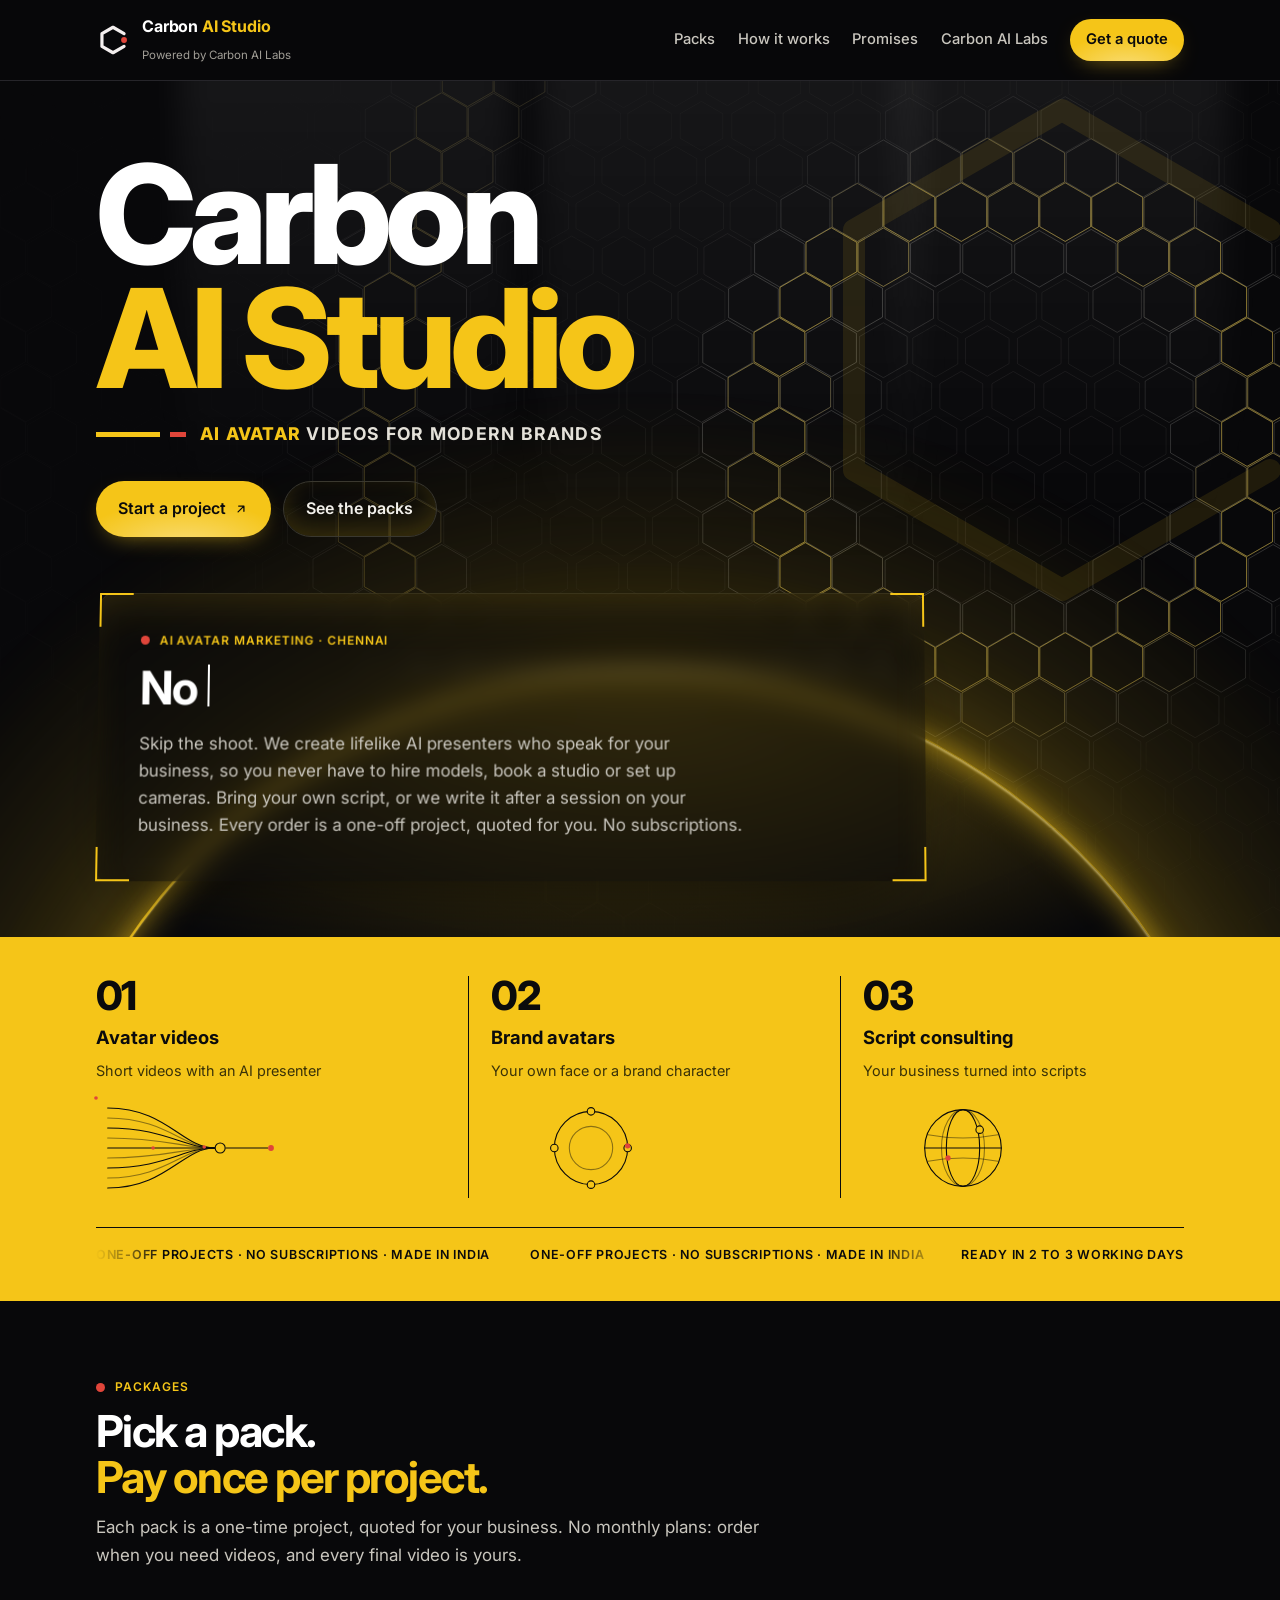
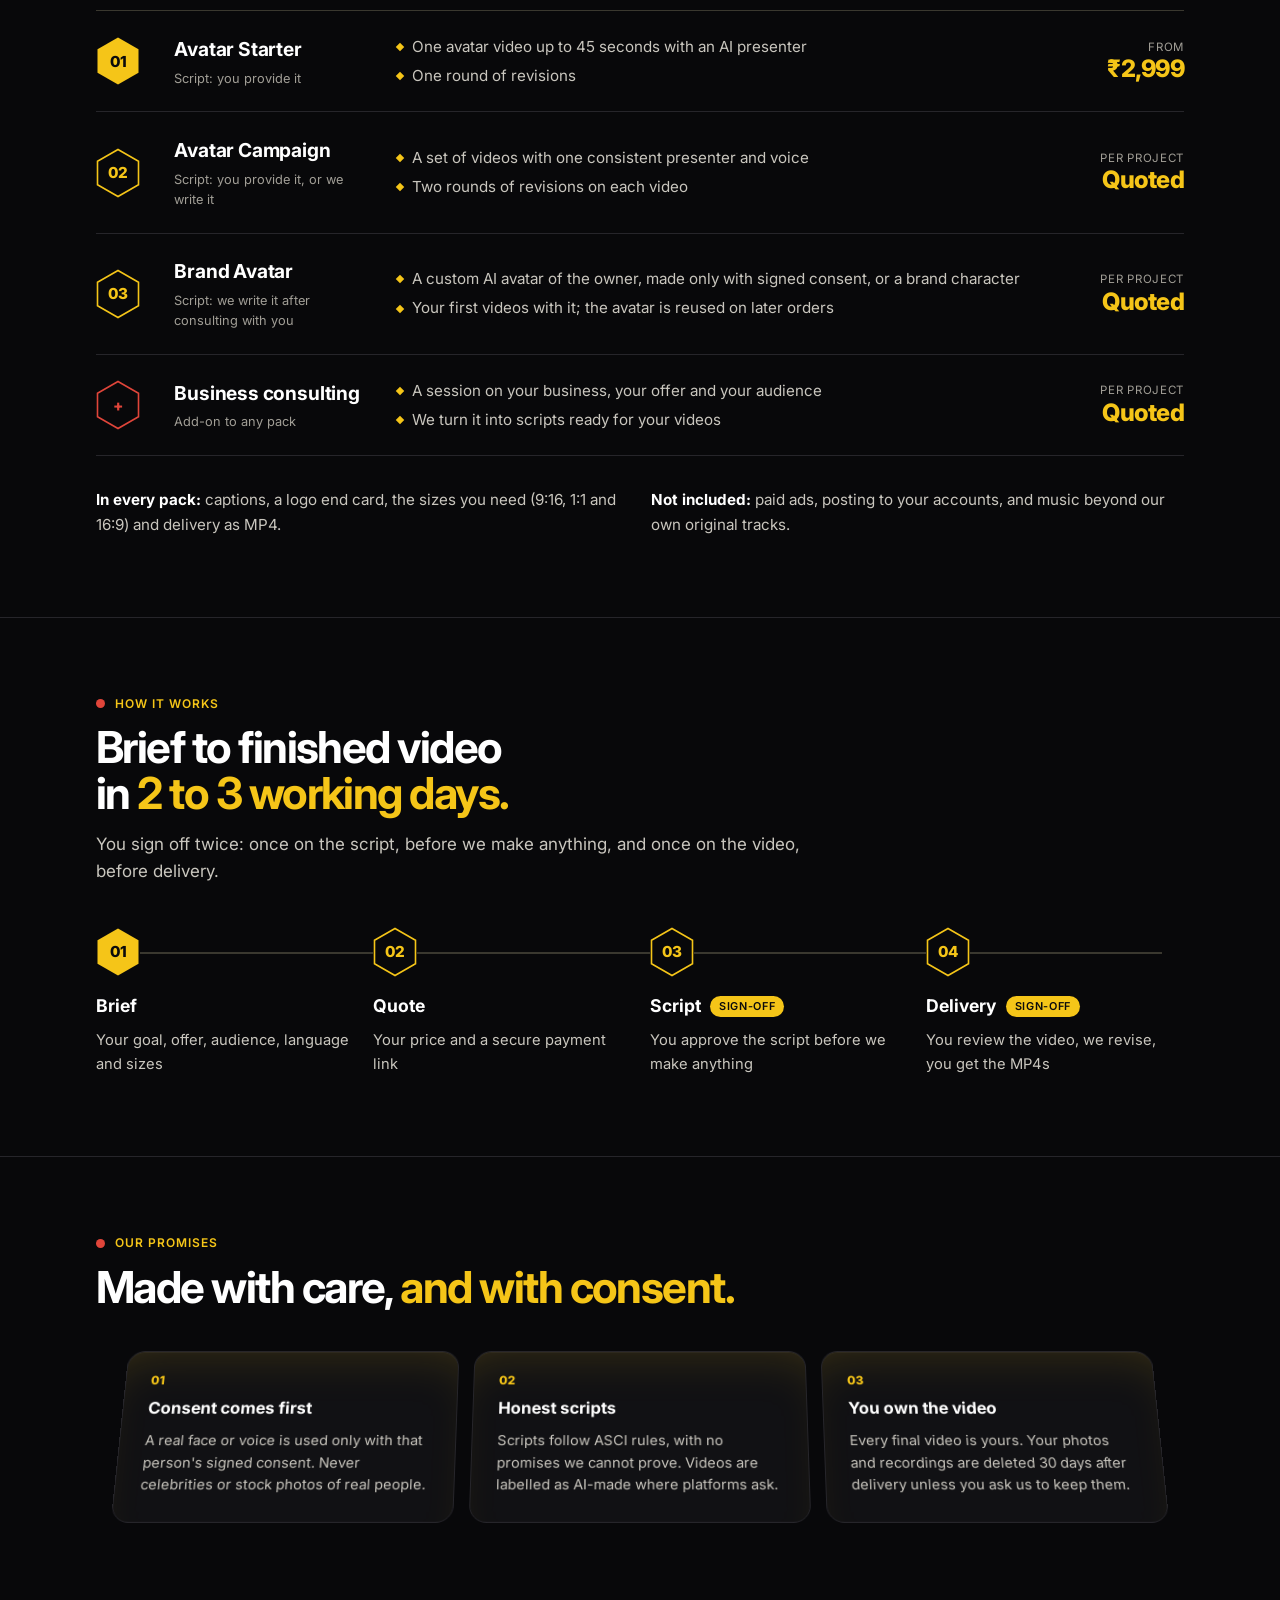
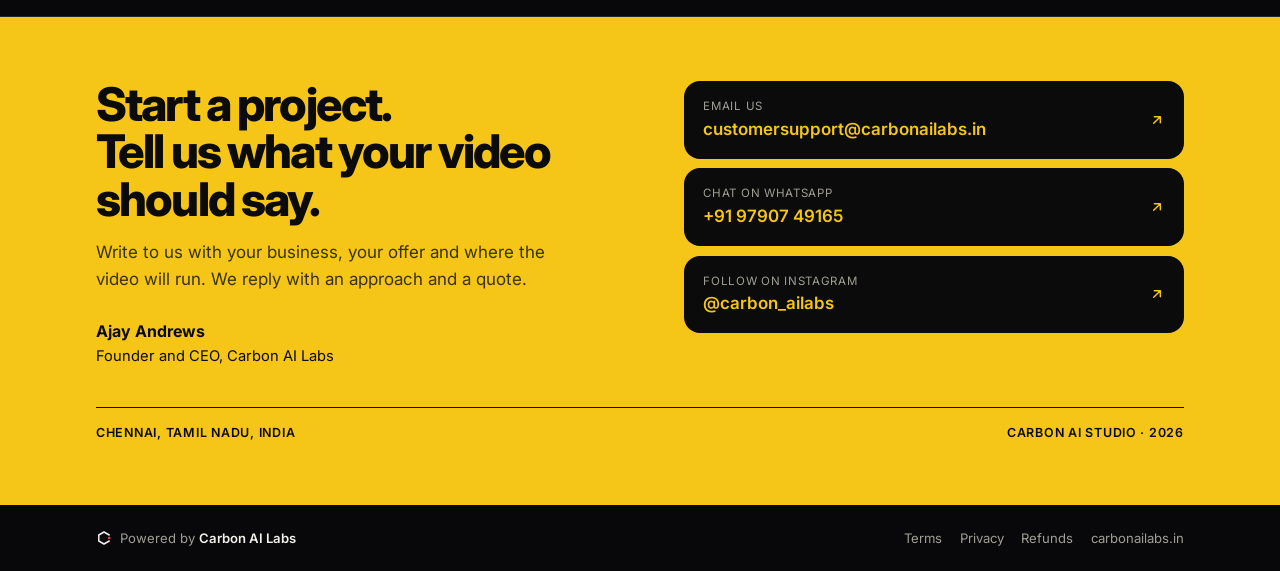
<file: carbon-ai-studio/index.html>
<!doctype html>
<html lang="en" data-fx="studio">
<head>
<meta charset="utf-8">
<meta name="viewport" content="width=device-width, initial-scale=1, viewport-fit=cover">
<title>Carbon AI Studio | AI avatar videos for modern brands</title>
<meta name="description" content="No models. No cameras. No studio. Carbon AI Studio makes lifelike AI avatar videos for your business. One-off projects, no subscriptions. Powered by Carbon AI Labs, Chennai.">
<meta name="theme-color" content="#08080A">
<!-- Link preview (WhatsApp, Instagram, LinkedIn, X, Telegram). Image must stay 1200x630 and use an absolute URL. -->
<meta property="og:type" content="website">
<meta property="og:site_name" content="Carbon AI Studio">
<meta property="og:title" content="Carbon AI Studio | AI avatar videos for modern brands">
<meta property="og:description" content="No models. No cameras. No studio. Lifelike AI presenters who speak for your business. One-off projects, no subscriptions.">
<meta property="og:url" content="https://carbonailabs.in/carbon-ai-studio/">
<meta property="og:image" content="https://carbonailabs.in/assets/carbon-ai-studio-preview.png">
<meta property="og:image:secure_url" content="https://carbonailabs.in/assets/carbon-ai-studio-preview.png">
<meta property="og:image:type" content="image/png">
<meta property="og:image:width" content="1200">
<meta property="og:image:height" content="630">
<meta property="og:image:alt" content="Carbon AI Studio: AI avatar videos for modern brands. No models, no cameras, no studio.">
<meta name="twitter:card" content="summary_large_image">
<meta name="twitter:title" content="Carbon AI Studio | AI avatar videos for modern brands">
<meta name="twitter:description" content="No models. No cameras. No studio. Lifelike AI presenters who speak for your business.">
<meta name="twitter:image" content="https://carbonailabs.in/assets/carbon-ai-studio-preview.png">
<link rel="canonical" href="https://carbonailabs.in/carbon-ai-studio/">
<link rel="icon" href="/assets/favicon.svg" type="image/svg+xml">
<link rel="icon" href="/assets/favicon-32.png" sizes="32x32" type="image/png">
<link rel="apple-touch-icon" href="/assets/apple-touch-icon.png">
<link rel="preconnect" href="https://fonts.googleapis.com">
<link rel="preconnect" href="https://fonts.gstatic.com" crossorigin>
<link rel="stylesheet" href="https://fonts.googleapis.com/css2?family=Inter:wght@400;500;600;700;800&display=swap">
<script src="/assets/analytics.js" defer></script>
<script>/* hide reveal targets before first paint (no flash); motion.js sets __motionReady, else unhide after 3s */(function(d){if(window.matchMedia&&matchMedia("(prefers-reduced-motion: no-preference)").matches&&"IntersectionObserver"in window){d.classList.add("motion");setTimeout(function(){if(!window.__motionReady){d.classList.remove("motion");d.setAttribute("data-motion-off","")}},3000)}})(document.documentElement)</script>
<link rel="stylesheet" href="/assets/motion.css">
<script src="/assets/motion.js" defer></script>
<link rel="stylesheet" href="/assets/fx.css">
<script src="/assets/fx.js" defer></script>
<style>
/* Carbon AI Studio: black + yellow dual tone, crimson only as the logo dot and small marks. Same theme as the brochure. */
:root{
  --ground:#08080A;      /* page black */
  --ground-2:#111114;    /* raised panels */
  --ink:#F2F0EA;         /* main text */
  --white:#FFFFFF;
  --gold:#F5C518;        /* Studio yellow */
  --crimson:#E0453A;     /* logo dot, second accent */
  --muted:#A19E96;
  --body:#C9C6BE;
  --line:#26252A;
  --line-2:#3A382F;
  --on-gold:#0B0B0C;
  --on-gold-2:#3A3208;
  --display:-apple-system,BlinkMacSystemFont,"SF Pro Display","Inter",system-ui,sans-serif;
  --text:-apple-system,BlinkMacSystemFont,"SF Pro Text","Inter",system-ui,sans-serif;
  color-scheme:dark;
}
*{box-sizing:border-box}
html{scroll-behavior:smooth}
@media (prefers-reduced-motion:reduce){html{scroll-behavior:auto}}
body{margin:0;background:var(--ground);color:var(--ink);font:400 1.0625rem/1.6 var(--text);-webkit-font-smoothing:antialiased;overflow-x:hidden}
a{color:inherit}
:focus-visible{outline:3px solid var(--gold);outline-offset:3px;border-radius:4px}
.wrap{max-width:72rem;margin:0 auto;padding-left:max(16px,env(safe-area-inset-left,0px));padding-right:max(16px,env(safe-area-inset-right,0px))}
@media (min-width:720px){.wrap{padding-left:32px;padding-right:32px}}
h1,h2,h3{font-family:var(--display);margin:0;text-wrap:balance;color:var(--white)}
p{margin:0}
.y{color:var(--gold)}
.kicker{display:flex;align-items:center;gap:10px;font:600 .75rem/1 var(--text);letter-spacing:.08em;text-transform:uppercase;color:var(--gold)}
.kicker::before{content:"";width:9px;height:9px;border-radius:50%;background:var(--crimson);flex:none}

/* header */
.top{position:sticky;top:0;z-index:5;background:color-mix(in srgb,var(--ground) 86%,transparent);backdrop-filter:saturate(1.4) blur(14px);-webkit-backdrop-filter:saturate(1.4) blur(14px);border-bottom:1px solid var(--line)}
.top .wrap{display:flex;align-items:center;justify-content:space-between;gap:1rem;padding-block:.8rem}
.brand{display:flex;align-items:center;gap:12px;text-decoration:none}
.brand svg{width:34px;height:34px;flex:none}
.brand .name{font:700 1rem/1.1 var(--display);letter-spacing:-.01em;color:var(--white)}
.brand .by{font-size:.72rem;color:var(--muted);line-height:1.2}
.top nav{display:flex;align-items:center;gap:1.4rem;font-size:.92rem;font-weight:500}
.top nav a{text-decoration:none;color:var(--body)}
.top nav a:hover{color:var(--white)}
.top nav .pill{background:var(--gold);color:var(--on-gold);padding:.55rem 1rem;border-radius:999px;font-weight:600}
.top nav .pill:hover{background:#FFD24D;color:var(--on-gold)}
@media (max-width:720px){.top nav a:not(.pill){display:none}.brand .by{display:none}}

/* hero */
.hero{position:relative;overflow:hidden;padding:4.5rem 0 3.5rem}
.hero .lattice{position:absolute;inset:0;width:100%;height:100%;pointer-events:none}
.hero .ring{position:absolute;right:-8%;top:-6%;width:min(62vw,640px);height:auto;opacity:.1;pointer-events:none}
.hero .wrap{position:relative}
.hero h1{font-weight:800;font-size:clamp(3.6rem,13vw,8.6rem);line-height:.9;letter-spacing:-.05em}
.tag{display:flex;align-items:center;flex-wrap:wrap;gap:14px;margin-top:1.4rem}
.bar{display:flex;gap:10px;flex:none}
.bar i{display:block;height:5px;background:var(--gold);width:64px}
.bar i+i{background:var(--crimson);width:16px}
.tag p{font:700 clamp(.95rem,2.4vw,1.1rem)/1.3 var(--text);letter-spacing:.07em;text-transform:uppercase;color:#E4E1D9}
.tag b{color:var(--gold);font-weight:800}
.hero-cta{display:flex;flex-wrap:wrap;gap:12px;margin-top:2.2rem}
.btn{display:inline-flex;align-items:center;gap:8px;text-decoration:none;font-weight:600;font-size:1rem;padding:.9rem 1.4rem;border-radius:999px;transition:background .15s,color .15s,border-color .15s}
.btn svg{width:14px;height:14px;flex:none}
.btn.gold{background:var(--gold);color:var(--on-gold)}
.btn.gold:hover{background:#FFD24D}
.btn.ghost{border:1.5px solid var(--line-2);color:var(--ink)}
.btn.ghost:hover{border-color:var(--gold);color:var(--gold)}
.btn.dark{background:var(--on-gold);color:var(--gold)}
.btn.dark:hover{color:var(--white)}

/* viewfinder: selling point */
.finder{position:relative;margin-top:3.5rem;padding:clamp(1.6rem,4vw,2.6rem);display:flex;flex-direction:column;gap:1.1rem;max-width:52rem}
.finder i{position:absolute;width:34px;height:34px;border:0 solid var(--gold)}
.finder i:nth-child(1){left:0;top:0;border-left-width:2px;border-top-width:2px}
.finder i:nth-child(2){right:0;top:0;border-right-width:2px;border-top-width:2px}
.finder i:nth-child(3){left:0;bottom:0;border-left-width:2px;border-bottom-width:2px}
.finder i:nth-child(4){right:0;bottom:0;border-right-width:2px;border-bottom-width:2px}
.finder h2{font-weight:700;font-size:clamp(2rem,5.4vw,2.9rem);line-height:1.05;letter-spacing:-.035em}
.finder p{color:var(--body);max-width:38rem}

/* yellow services band */
.band{background:var(--gold);color:var(--on-gold)}
.band .wrap{padding-block:2.4rem}
.three{display:grid;grid-template-columns:repeat(3,minmax(0,1fr));gap:1.75rem}
.three > div{display:flex;flex-direction:column;gap:.45rem}
.three > div + div{border-left:1.5px solid var(--on-gold);padding-left:1.4rem}
.three .n{font:800 2.5rem/1 var(--display);letter-spacing:-.04em}
.three h3{color:var(--on-gold);font-size:1.15rem;font-weight:700}
.three p{font-size:.9rem;color:var(--on-gold-2)}
.band .foot{display:flex;justify-content:space-between;align-items:center;gap:1rem;flex-wrap:wrap;border-top:1.5px solid var(--on-gold);margin-top:1.8rem;padding-top:1.2rem;font:600 .78rem/1.3 var(--text);letter-spacing:.06em;text-transform:uppercase}
@media (max-width:720px){.three{grid-template-columns:1fr;gap:1.2rem}.three > div + div{border-left:0;padding-left:0;border-top:1.5px solid var(--on-gold);padding-top:1.2rem}}

/* sections */
.sec{padding:5rem 0;border-bottom:1px solid var(--line)}
.sec .head{display:flex;flex-direction:column;gap:.9rem;max-width:44rem;margin-bottom:2.6rem}
.sec h2{font-weight:700;font-size:clamp(2rem,5vw,2.75rem);line-height:1.05;letter-spacing:-.035em}
.sec .head p{color:var(--body)}

/* packs ledger */
.ledger{border-top:1.5px solid var(--line-2)}
.pack{display:grid;grid-template-columns:56px 200px 1fr 140px;gap:1.4rem;align-items:center;padding:1.4rem 0;border-bottom:1px solid var(--line)}
.hex{width:44px;height:50px;display:grid;place-items:center;position:relative;font:800 .95rem/1 var(--display)}
.hex svg{position:absolute;inset:0;width:100%;height:100%}
.hex span{position:relative}
.pack h3{font-size:1.2rem;font-weight:700;letter-spacing:-.01em}
.pack .sub{font-size:.8rem;color:var(--muted);margin-top:.25rem}
.pack ul{margin:0;padding:0;list-style:none;color:var(--body);font-size:.95rem;display:flex;flex-direction:column;gap:.3rem}
.pack li{display:flex;gap:.6rem}
.pack li::before{content:"";width:6px;height:6px;margin-top:.6em;flex:none;background:var(--gold);transform:rotate(45deg)}
.price{text-align:right}
.price small{display:block;font-size:.72rem;color:var(--muted);text-transform:uppercase;letter-spacing:.06em}
.price b{font:800 1.5rem/1.1 var(--display);letter-spacing:-.03em;color:var(--gold)}
.pack.addon .hex{color:var(--crimson)}
@media (max-width:820px){
  .pack{grid-template-columns:48px 1fr;gap:.6rem 1rem;align-items:start}
  .pack ul,.pack .price{grid-column:2}
  .price{text-align:left}
}
.incl{display:grid;grid-template-columns:1fr 1fr;gap:1.4rem;margin-top:2rem;font-size:.95rem;color:var(--body)}
.incl b{color:var(--white)}
@media (max-width:720px){.incl{grid-template-columns:1fr}}

/* process */
.steps{display:grid;grid-template-columns:repeat(4,minmax(0,1fr));gap:1.2rem;position:relative}
.steps::before{content:"";position:absolute;left:22px;right:22px;top:25px;height:1.5px;background:var(--line-2)}
.step{position:relative;display:flex;flex-direction:column;gap:.55rem}
.step .hex{background:var(--ground)}
.step h3{font-size:1.1rem;font-weight:700;margin-top:.4rem;display:flex;align-items:center;gap:.6rem;flex-wrap:wrap}
.step p{font-size:.92rem;color:var(--body)}
.sign{font:600 .68rem/1 var(--text);letter-spacing:.06em;text-transform:uppercase;color:var(--on-gold);background:var(--gold);border-radius:999px;padding:.32rem .55rem}
@media (max-width:820px){
  .steps{grid-template-columns:1fr;gap:1.6rem}
  .steps::before{left:22px;right:auto;top:25px;bottom:25px;width:1.5px;height:auto}
  .step{padding-left:64px;min-height:50px}
  .step .hex{position:absolute;left:0;top:0}
  .step h3{margin-top:.6rem}
}

/* promises */
.promises{display:grid;grid-template-columns:repeat(3,minmax(0,1fr));gap:1rem}
.promise{background:var(--ground-2);border:1px solid var(--line);border-radius:18px;padding:1.6rem;display:flex;flex-direction:column;gap:.6rem}
.promise h3{font-size:1.1rem;font-weight:700}
.promise p{font-size:.93rem;color:var(--body)}
.promise .k{font:800 .8rem/1 var(--display);color:var(--gold);letter-spacing:.04em}
@media (max-width:820px){.promises{grid-template-columns:1fr}}

/* contact band */
.contact{background:var(--gold);color:var(--on-gold)}
.contact .wrap{padding-block:4rem;display:grid;grid-template-columns:1.1fr 1fr;gap:2.4rem;align-items:start}
.contact h2{color:var(--on-gold);font-weight:800;font-size:clamp(2rem,5vw,2.9rem);line-height:1.02;letter-spacing:-.04em}
.contact .lead{margin-top:1rem;color:var(--on-gold-2);max-width:30rem}
.contact .who{margin-top:1.6rem;font-size:.92rem}
.contact .who b{display:block;font-size:1rem}
.links{display:flex;flex-direction:column;gap:.6rem}
.links a{display:flex;align-items:center;justify-content:space-between;gap:1rem;background:var(--on-gold);color:var(--ink);text-decoration:none;border-radius:16px;padding:1rem 1.2rem;transition:transform .15s}
.links a:hover{transform:translateX(3px)}
.links small{display:block;font-size:.72rem;letter-spacing:.06em;text-transform:uppercase;color:var(--muted)}
.links span{font-weight:600;color:var(--gold);overflow-wrap:anywhere}
.links svg{width:16px;height:16px;flex:none;color:var(--gold)}
.contact .place{grid-column:1/-1;display:flex;justify-content:space-between;flex-wrap:wrap;gap:.6rem;border-top:1.5px solid var(--on-gold);padding-top:1.1rem;font:600 .78rem/1.3 var(--text);letter-spacing:.06em;text-transform:uppercase}
@media (max-width:820px){.contact .wrap{grid-template-columns:1fr}}

/* footer */
footer{padding:1.4rem 0 calc(1.4rem + env(safe-area-inset-bottom,0px));font-size:.82rem;color:var(--muted)}
footer .wrap{display:flex;justify-content:space-between;align-items:center;gap:1rem;flex-wrap:wrap}
footer .pb{display:flex;align-items:center;gap:8px}
footer .pb svg{width:16px;height:16px}
footer .pb b{color:var(--ink);font-weight:600}
footer nav{display:flex;gap:1.1rem;flex-wrap:wrap}
footer a{text-decoration:none}
footer a:hover{color:var(--gold)}

/* motion layer hooks (see /assets/motion.css) */
.three > div .band-art{margin-top:.5rem;color:var(--on-gold)}
.band .art{max-width:200px;--art-bg:var(--gold);--art-acc:var(--crimson)}
.band .foot{flex-wrap:nowrap}
.band .foot .marquee{flex:1 1 auto}
.band .foot > span:last-child{flex:none;white-space:nowrap}
@media (max-width:720px){.band .art{max-width:130px}}
@media (max-width:560px){.band .foot{flex-wrap:wrap}}
.hero > .lattice,.hero > .ring{z-index:0}
</style>
</head>
<body>

<svg width="0" height="0" style="position:absolute" aria-hidden="true">
  <defs>
    <symbol id="mark" viewBox="0 0 64 64">
      <path d="M52.8 20 L32 8 L11.2 20 L11.2 44 L32 56 L52.8 44" fill="none" stroke="#F3EEEE" stroke-width="6" stroke-linejoin="round" stroke-linecap="round"/>
      <circle cx="52.8" cy="32" r="5.5" fill="#E0453A"/>
    </symbol>
    <symbol id="hexfill" viewBox="0 0 44 50"><path d="M22 1.5 L42.5 13.25 L42.5 36.75 L22 48.5 L1.5 36.75 L1.5 13.25 Z" fill="#F5C518"/></symbol>
    <symbol id="hexline" viewBox="0 0 44 50"><path d="M22 1.5 L42.5 13.25 L42.5 36.75 L22 48.5 L1.5 36.75 L1.5 13.25 Z" fill="#08080A" stroke="#F5C518" stroke-width="1.6"/></symbol>
    <symbol id="hexred" viewBox="0 0 44 50"><path d="M22 1.5 L42.5 13.25 L42.5 36.75 L22 48.5 L1.5 36.75 L1.5 13.25 Z" fill="#08080A" stroke="#E0453A" stroke-width="1.6"/></symbol>
    <symbol id="arrow" viewBox="0 0 24 24"><path d="M7 17 17 7M8 7h9v9" fill="none" stroke="currentColor" stroke-width="2.2" stroke-linecap="round" stroke-linejoin="round"/></symbol>
  </defs>
</svg>

<header class="top">
  <div class="wrap">
    <a class="brand" href="/carbon-ai-studio/" aria-label="Carbon AI Studio home">
      <svg role="img" aria-label="Carbon AI Labs logo"><use href="#mark"/></svg>
      <span><span class="name">Carbon <span class="y">AI Studio</span></span><br><span class="by">Powered by Carbon AI Labs</span></span>
    </a>
    <nav aria-label="Studio">
      <a href="#packs">Packs</a>
      <a href="#how">How it works</a>
      <a href="#promises">Promises</a>
      <a href="/">Carbon AI Labs</a>
      <a class="pill" href="#contact">Get a quote</a>
    </nav>
  </div>
</header>

<main id="top">
  <section class="hero has-wave">
    <canvas class="wave" data-wave data-ink="242,240,234" data-acc="245,197,24" data-alpha="0.3" aria-hidden="true"></canvas>
    <svg class="lattice" aria-hidden="true" preserveAspectRatio="xMidYMid slice">
      <defs>
        <pattern id="hexgrid" width="51.96" height="90" patternUnits="userSpaceOnUse">
          <path d="M25.98 0 L51.96 15 L51.96 45 L25.98 60 L0 45 L0 15 Z M25.98 60 L25.98 90" fill="none" stroke="#F5C518" stroke-width="0.8"/>
        </pattern>
        <radialGradient id="fade" cx="80%" cy="25%" r="80%">
          <stop offset="0" stop-color="#fff" stop-opacity="1"/>
          <stop offset="1" stop-color="#fff" stop-opacity="0"/>
        </radialGradient>
        <mask id="fademask"><rect width="100%" height="100%" fill="url(#fade)"/></mask>
      </defs>
      <rect width="100%" height="100%" fill="url(#hexgrid)" opacity=".09" mask="url(#fademask)"/>
    </svg>
    <svg class="ring" viewBox="0 0 64 64" aria-hidden="true"><path d="M52.8 20 L32 8 L11.2 20 L11.2 44 L32 56 L52.8 44" fill="none" stroke="#F5C518" stroke-width="2.2" stroke-linejoin="round" stroke-linecap="round"/></svg>

    <div class="wrap">
      <h1 class="rv" style="--i:0">Carbon<br><span class="y">AI Studio</span></h1>
      <div class="tag rv" style="--i:1">
        <div class="bar" aria-hidden="true"><i></i><i></i></div>
        <p><b>AI avatar</b> videos for modern brands</p>
      </div>
      <div class="hero-cta rv" style="--i:2">
        <a class="btn gold" href="#contact">Start a project <svg aria-hidden="true"><use href="#arrow"/></svg></a>
        <a class="btn ghost" href="#packs">See the packs</a>
      </div>

      <div class="finder rv" style="--i:3" data-fx-tilt>
        <i aria-hidden="true"></i><i aria-hidden="true"></i><i aria-hidden="true"></i><i aria-hidden="true"></i>
        <div class="kicker">AI avatar marketing · Chennai</div>
        <h2 data-type>No models. No cameras. <span class="y">No studio.</span></h2>
        <p>Skip the shoot. We create lifelike AI presenters who speak for your business, so you never have to hire models, book a studio or set up cameras. Bring your own script, or we write it after a session on your business. Every order is a one-off project, quoted for you. No subscriptions.</p>
      </div>
    </div>
  </section>

  <section class="band" aria-label="What we make">
    <div class="wrap">
      <div class="three" data-stagger>
        <div class="rv"><div class="n">01</div><h3>Avatar videos</h3><p>Short videos with an AI presenter</p><div class="band-art" data-art="fan"></div></div>
        <div class="rv"><div class="n">02</div><h3>Brand avatars</h3><p>Your own face or a brand character</p><div class="band-art" data-art="orbit"></div></div>
        <div class="rv"><div class="n">03</div><h3>Script consulting</h3><p>Your business turned into scripts</p><div class="band-art" data-art="globe"></div></div>
      </div>
      <div class="foot"><span data-marquee>One-off projects · No subscriptions · Made in India</span><span>Ready in 2 to 3 working days</span></div>
    </div>
  </section>

  <section class="sec" id="packs">
    <div class="wrap">
      <div class="head rv">
        <div class="kicker">Packages</div>
        <h2>Pick a pack.<br><span class="y">Pay once per project.</span></h2>
        <p>Each pack is a one-time project, quoted for your business. No monthly plans: order when you need videos, and every final video is yours.</p>
      </div>

      <div class="ledger" data-stagger>
        <article class="pack rv">
          <div class="hex" style="color:var(--on-gold)"><svg aria-hidden="true"><use href="#hexfill"/></svg><span>01</span></div>
          <div><h3>Avatar Starter</h3><div class="sub">Script: you provide it</div></div>
          <ul><li>One avatar video up to 45 seconds with an AI presenter</li><li>One round of revisions</li></ul>
          <div class="price"><small>from</small><b>₹2,999</b></div>
        </article>
        <article class="pack rv">
          <div class="hex" style="color:var(--gold)"><svg aria-hidden="true"><use href="#hexline"/></svg><span>02</span></div>
          <div><h3>Avatar Campaign</h3><div class="sub">Script: you provide it, or we write it</div></div>
          <ul><li>A set of videos with one consistent presenter and voice</li><li>Two rounds of revisions on each video</li></ul>
          <div class="price"><small>per project</small><b>Quoted</b></div>
        </article>
        <article class="pack rv">
          <div class="hex" style="color:var(--gold)"><svg aria-hidden="true"><use href="#hexline"/></svg><span>03</span></div>
          <div><h3>Brand Avatar</h3><div class="sub">Script: we write it after consulting with you</div></div>
          <ul><li>A custom AI avatar of the owner, made only with signed consent, or a brand character</li><li>Your first videos with it; the avatar is reused on later orders</li></ul>
          <div class="price"><small>per project</small><b>Quoted</b></div>
        </article>
        <article class="pack addon rv">
          <div class="hex"><svg aria-hidden="true"><use href="#hexred"/></svg><span>+</span></div>
          <div><h3>Business consulting</h3><div class="sub">Add-on to any pack</div></div>
          <ul><li>A session on your business, your offer and your audience</li><li>We turn it into scripts ready for your videos</li></ul>
          <div class="price"><small>per project</small><b>Quoted</b></div>
        </article>
      </div>

      <div class="incl rv">
        <p><b>In every pack:</b> captions, a logo end card, the sizes you need (9:16, 1:1 and 16:9) and delivery as MP4.</p>
        <p><b>Not included:</b> paid ads, posting to your accounts, and music beyond our own original tracks.</p>
      </div>
    </div>
  </section>

  <section class="sec" id="how">
    <div class="wrap">
      <div class="head rv">
        <div class="kicker">How it works</div>
        <h2>Brief to finished video in <span class="y">2 to 3 working days.</span></h2>
        <p>You sign off twice: once on the script, before we make anything, and once on the video, before delivery.</p>
      </div>
      <ol data-stagger class="steps" style="list-style:none;margin:0;padding:0">
        <li class="step rv"><div class="hex" style="color:var(--on-gold)"><svg aria-hidden="true"><use href="#hexfill"/></svg><span>01</span></div><h3>Brief</h3><p>Your goal, offer, audience, language and sizes</p></li>
        <li class="step rv"><div class="hex" style="color:var(--gold)"><svg aria-hidden="true"><use href="#hexline"/></svg><span>02</span></div><h3>Quote</h3><p>Your price and a secure payment link</p></li>
        <li class="step rv"><div class="hex" style="color:var(--gold)"><svg aria-hidden="true"><use href="#hexline"/></svg><span>03</span></div><h3>Script <span class="sign">Sign-off</span></h3><p>You approve the script before we make anything</p></li>
        <li class="step rv"><div class="hex" style="color:var(--gold)"><svg aria-hidden="true"><use href="#hexline"/></svg><span>04</span></div><h3>Delivery <span class="sign">Sign-off</span></h3><p>You review the video, we revise, you get the MP4s</p></li>
      </ol>
    </div>
  </section>

  <section class="sec" id="promises">
    <div class="wrap">
      <div class="head rv">
        <div class="kicker">Our promises</div>
        <h2>Made with care, <span class="y">and with consent.</span></h2>
      </div>
      <div class="promises" data-stagger data-fx-tilt>
        <article class="promise rv"><span class="k">01</span><h3>Consent comes first</h3><p>A real face or voice is used only with that person's signed consent. Never celebrities or stock photos of real people.</p></article>
        <article class="promise rv"><span class="k">02</span><h3>Honest scripts</h3><p>Scripts follow ASCI rules, with no promises we cannot prove. Videos are labelled as AI-made where platforms ask.</p></article>
        <article class="promise rv"><span class="k">03</span><h3>You own the video</h3><p>Every final video is yours. Your photos and recordings are deleted 30 days after delivery unless you ask us to keep them.</p></article>
      </div>
    </div>
  </section>

  <section class="contact" id="contact">
    <div class="wrap">
      <div class="rv">
        <h2>Start a project.<br>Tell us what your video should say.</h2>
        <p class="lead">Write to us with your business, your offer and where the video will run. We reply with an approach and a quote.</p>
        <p class="who"><b>Ajay Andrews</b>Founder and CEO, Carbon AI Labs</p>
      </div>
      <div class="links rv" style="--i:1">
        <a href="mailto:customersupport@carbonailabs.in?subject=Carbon%20AI%20Studio%20quote%20request"><div><small>Email us</small><span>customersupport@carbonailabs.in</span></div><svg aria-hidden="true"><use href="#arrow"/></svg></a>
        <a href="https://wa.me/919790749165" target="_blank" rel="noopener"><div><small>Chat on WhatsApp</small><span>+91 97907 49165</span></div><svg aria-hidden="true"><use href="#arrow"/></svg></a>
        <a href="https://www.instagram.com/carbon_ailabs/" target="_blank" rel="noopener"><div><small>Follow on Instagram</small><span>@carbon_ailabs</span></div><svg aria-hidden="true"><use href="#arrow"/></svg></a>
      </div>
      <div class="place"><span>Chennai, Tamil Nadu, India</span><span>Carbon AI Studio · 2026</span></div>
    </div>
  </section>
</main>

<footer>
  <div class="wrap">
    <a class="pb" href="/"><svg aria-hidden="true"><use href="#mark"/></svg><span>Powered by <b>Carbon AI Labs</b></span></a>
    <nav aria-label="Legal">
      <a href="/terms.html">Terms</a>
      <a href="/privacy.html">Privacy</a>
      <a href="/refunds.html">Refunds</a>
      <a href="/">carbonailabs.in</a>
    </nav>
  </div>
</footer>

</body>
</html>
</file>
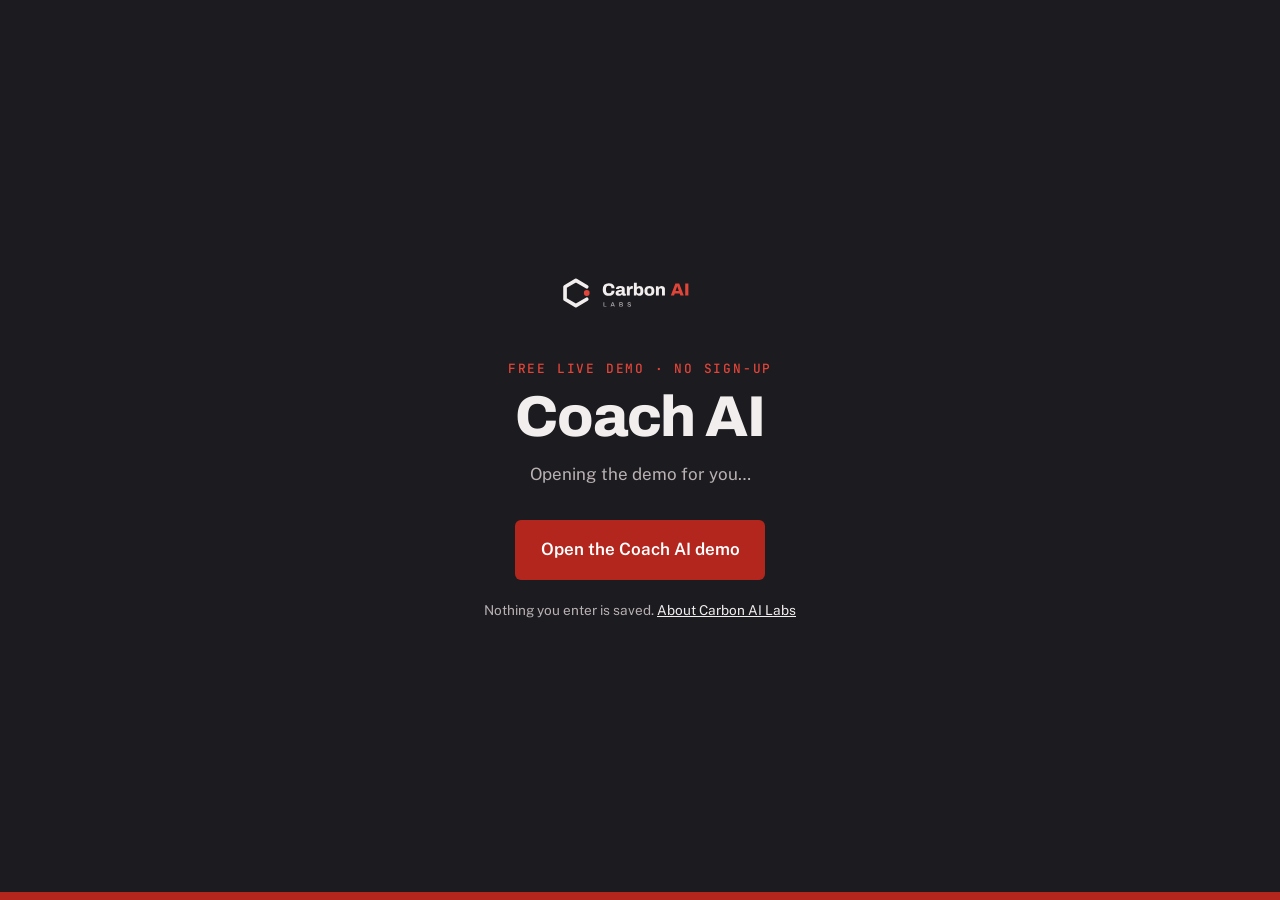
<file: demo/index.html>
<!doctype html>
<html lang="en">
<head>
<meta charset="utf-8">
<meta name="viewport" content="width=device-width, initial-scale=1, viewport-fit=cover">
<title>Coach AI | Free live demo | Carbon AI Labs</title>
<meta name="description" content="Try Coach AI free, no sign-up. Plans, check-ins and client chat for fitness coaches, run by AI. By Carbon AI Labs.">
<meta name="theme-color" content="#1C1B1F">
<!-- Link preview (WhatsApp, Instagram, LinkedIn, X, Telegram). Image must stay 1200x630 and use an absolute URL. -->
<meta property="og:type" content="website">
<meta property="og:site_name" content="Carbon AI Labs">
<meta property="og:title" content="Coach AI | Free live demo">
<meta property="og:description" content="Plans, check-ins and client chat for fitness coaches, run by AI. Try it now, no sign-up.">
<meta property="og:url" content="https://carbonailabs.in/demo/">
<meta property="og:image" content="https://carbonailabs.in/assets/coach-ai-demo-preview.png">
<meta property="og:image:secure_url" content="https://carbonailabs.in/assets/coach-ai-demo-preview.png">
<meta property="og:image:type" content="image/png">
<meta property="og:image:width" content="1200">
<meta property="og:image:height" content="630">
<meta property="og:image:alt" content="Carbon AI Labs: Coach AI, free live demo, no sign-up">
<meta name="twitter:card" content="summary_large_image">
<meta name="twitter:title" content="Coach AI | Free live demo">
<meta name="twitter:description" content="Plans, check-ins and client chat for fitness coaches, run by AI. Try it now, no sign-up.">
<meta name="twitter:image" content="https://carbonailabs.in/assets/coach-ai-demo-preview.png">
<link rel="canonical" href="https://carbonailabs.in/demo/">
<link rel="icon" href="/assets/favicon.svg" type="image/svg+xml">
<link rel="icon" href="/assets/favicon-32.png" sizes="32x32" type="image/png">
<link rel="apple-touch-icon" href="/assets/apple-touch-icon.png">
<link rel="preconnect" href="https://fonts.googleapis.com">
<link rel="preconnect" href="https://fonts.gstatic.com" crossorigin>
<link rel="stylesheet" href="https://fonts.googleapis.com/css2?family=Archivo:wght@800&family=JetBrains+Mono:wght@500&family=Public+Sans:wght@400;600&display=swap">
<script src="/assets/analytics.js" defer></script>
<style>
:root{--carbon:#1C1B1F;--crimson:#B3261E;--crimson-lit:#E0453A;--on-dark:#F3EEEE;--on-dark-2:#B9B1B3;color-scheme:dark}
*{box-sizing:border-box}
html,body{margin:0;min-height:100%}
body{background:var(--carbon);color:var(--on-dark);font:400 1.0625rem/1.6 "Public Sans",system-ui,-apple-system,"Segoe UI",sans-serif;display:grid;place-items:center;min-height:100vh;min-height:100dvh;padding:2rem 1rem;border-bottom:8px solid var(--crimson)}
main{max-width:32rem;text-align:center}
.logo{height:44px;width:auto}
.eyebrow{margin:2.5rem 0 .75rem;font:500 .8rem/1 "JetBrains Mono",ui-monospace,Consolas,monospace;letter-spacing:.14em;text-transform:uppercase;color:var(--crimson-lit)}
h1{font:800 clamp(2.6rem,10vw,3.6rem)/1 "Archivo",system-ui,sans-serif;margin:0;letter-spacing:-.02em}
p{color:var(--on-dark-2);margin:1rem 0 2rem}
.btn{display:inline-block;background:var(--crimson);color:#fff;font-weight:600;text-decoration:none;padding:1rem 1.6rem;border-radius:6px}
.btn:hover,.btn:focus-visible{background:var(--crimson-lit)}
.note{font-size:.85rem;margin:1.25rem 0 0}
.note a{color:var(--on-dark)}
</style>
</head>
<body>
<main>
  <img class="logo" src="/assets/logo-dark.svg" alt="Carbon AI Labs" width="172" height="44">
  <div class="eyebrow">Free live demo · No sign-up</div>
  <h1>Coach AI</h1>
  <p id="status">Opening the demo for you…</p>
  <a class="btn" id="go" href="https://carbon-coachai.streamlit.app/coach?demo=1">Open the Coach AI demo</a>
  <p class="note">Nothing you enter is saved. <a href="/">About Carbon AI Labs</a></p>
</main>
<script>
// Link-preview bots read the tags above and never run this, so the shared link keeps our preview.
// People are sent on to the live demo after a moment (long enough for the visit to be counted).
(function () {
  var target = document.getElementById("go").href;
  setTimeout(function () { location.replace(target); }, 1200);
})();
</script>
</body>
</html>
</file>
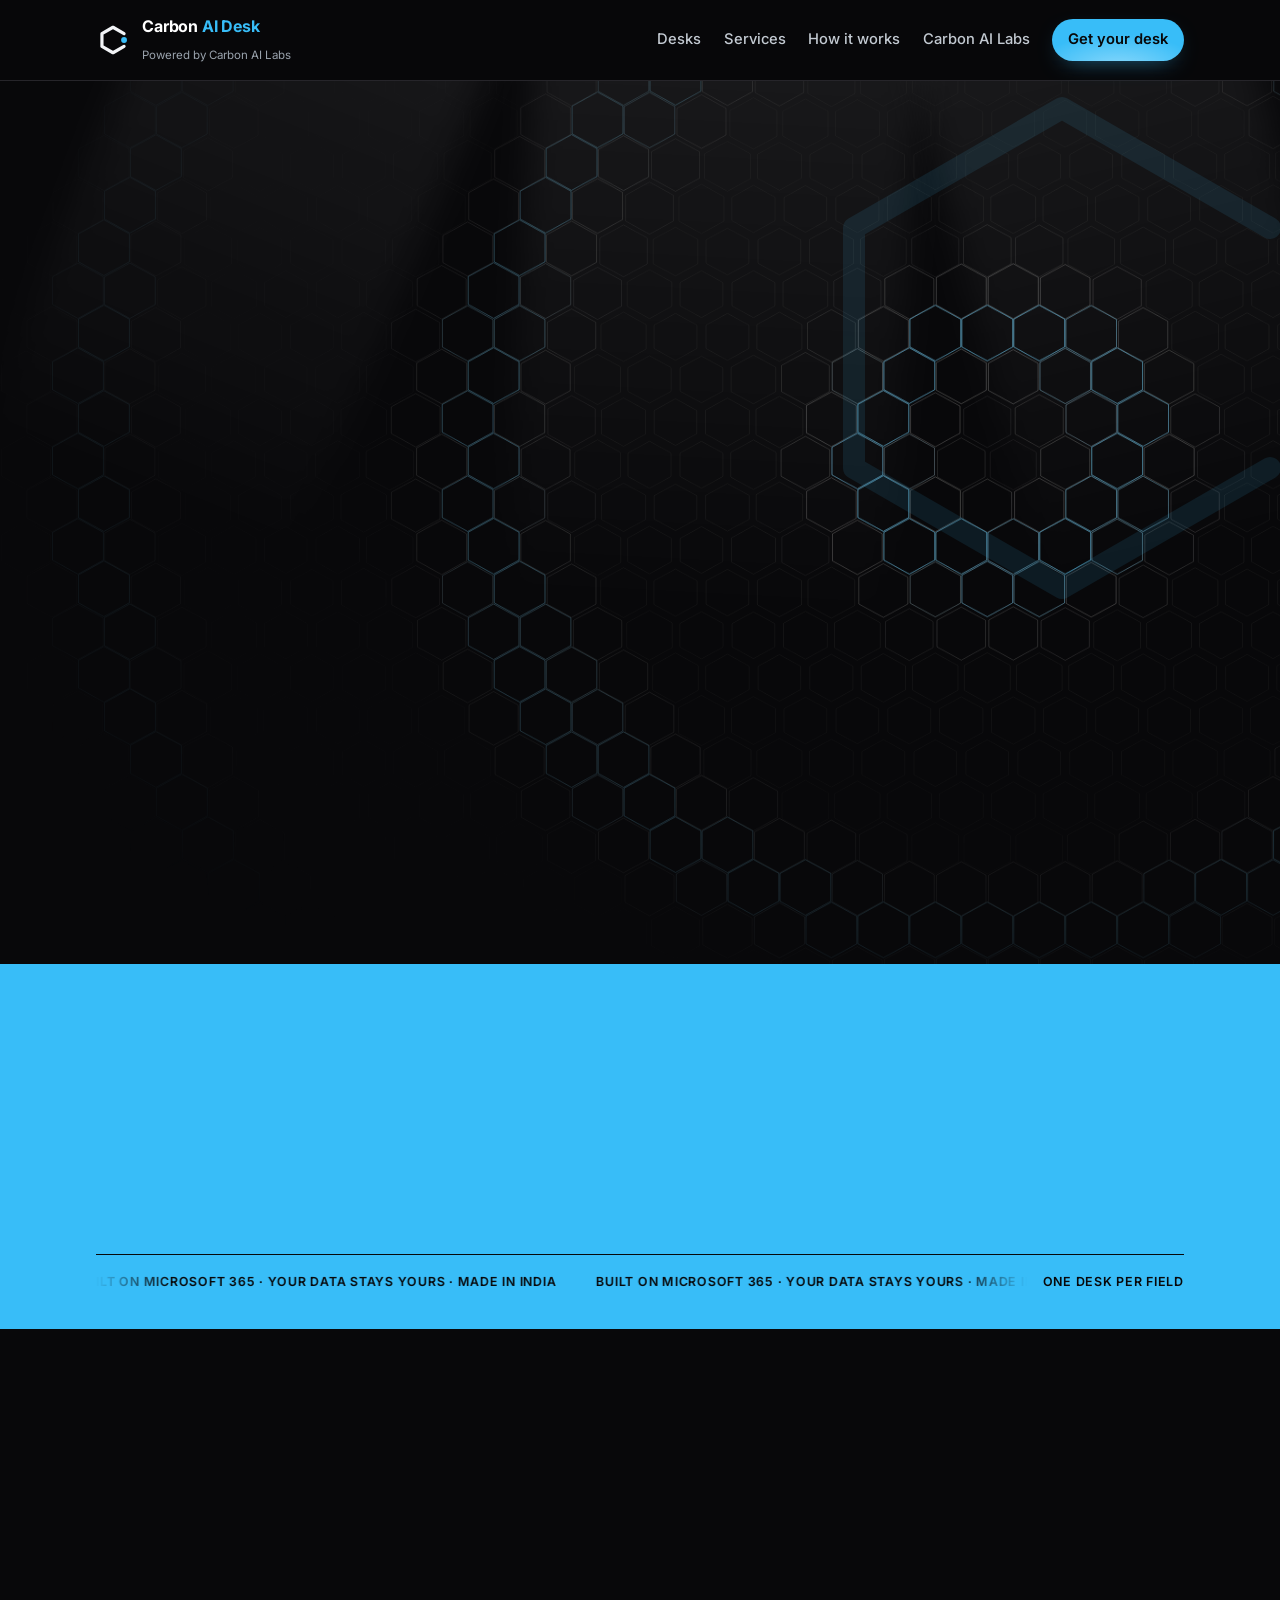
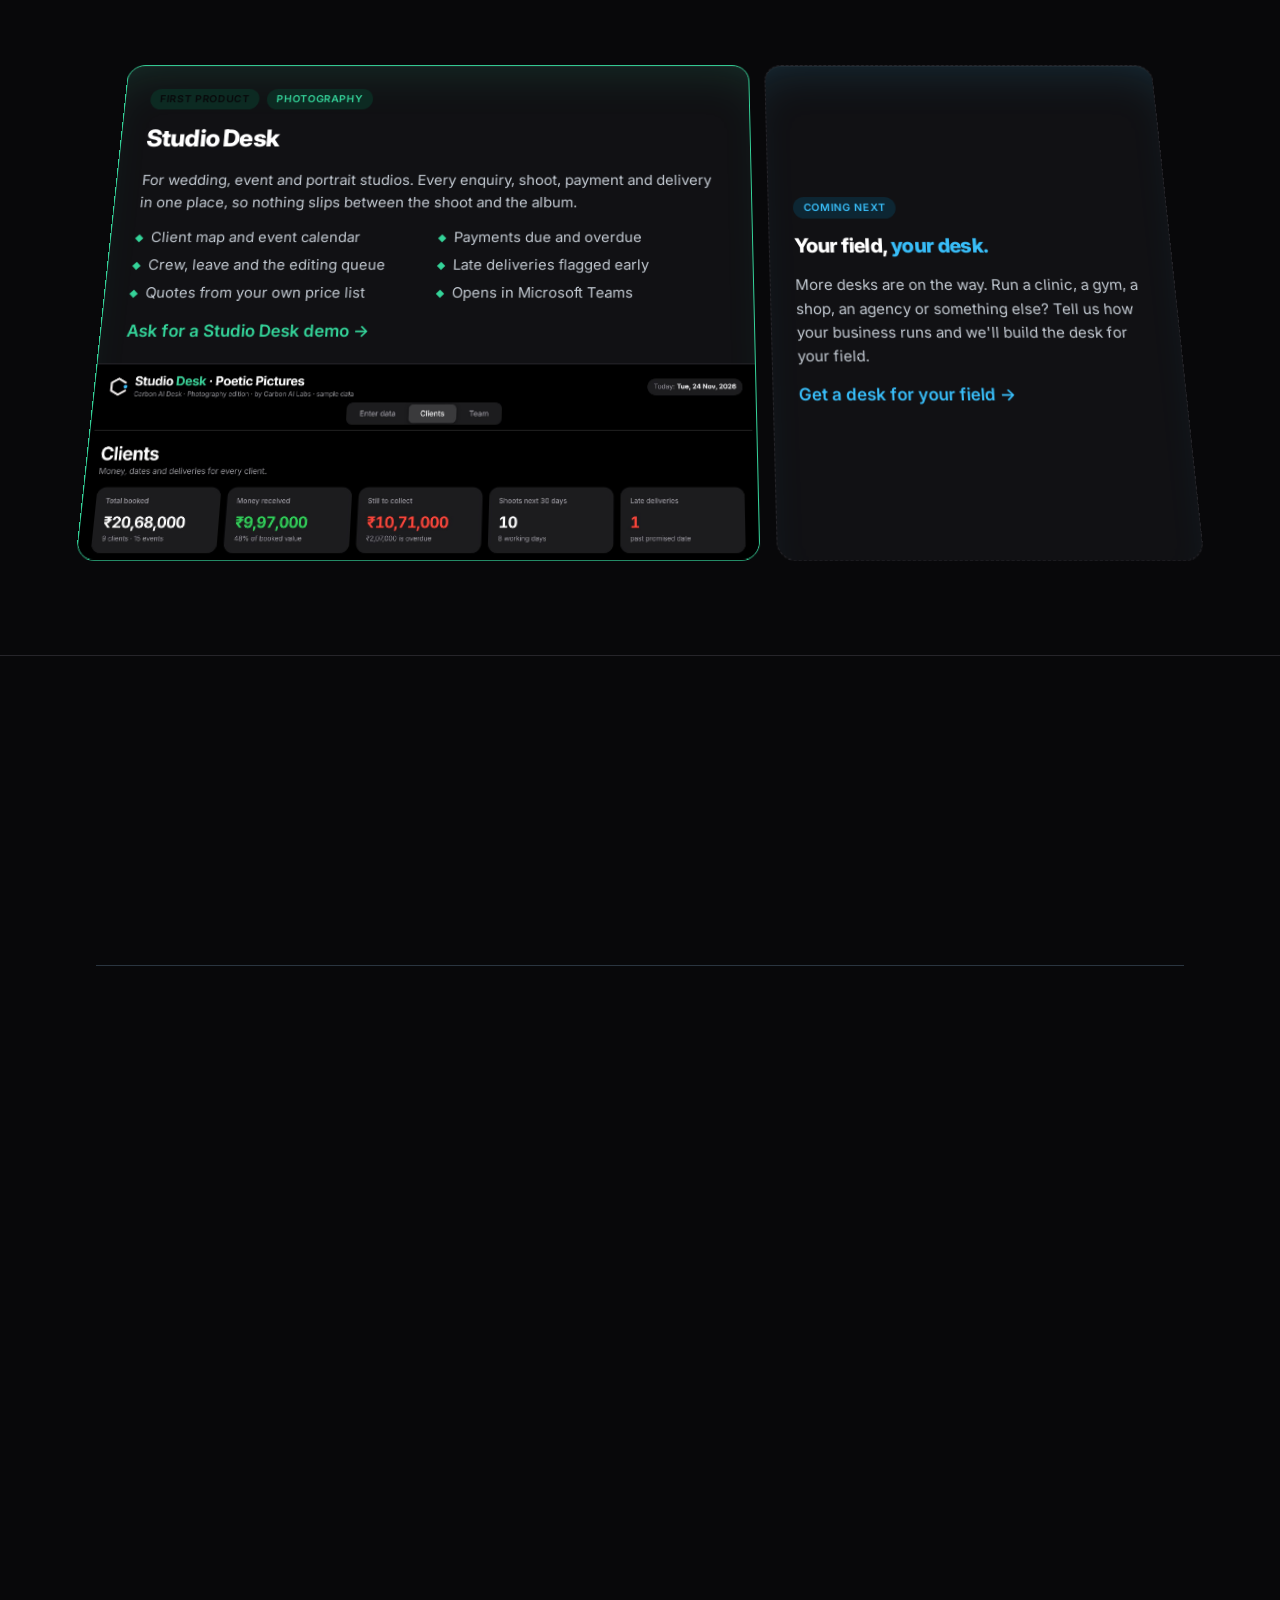
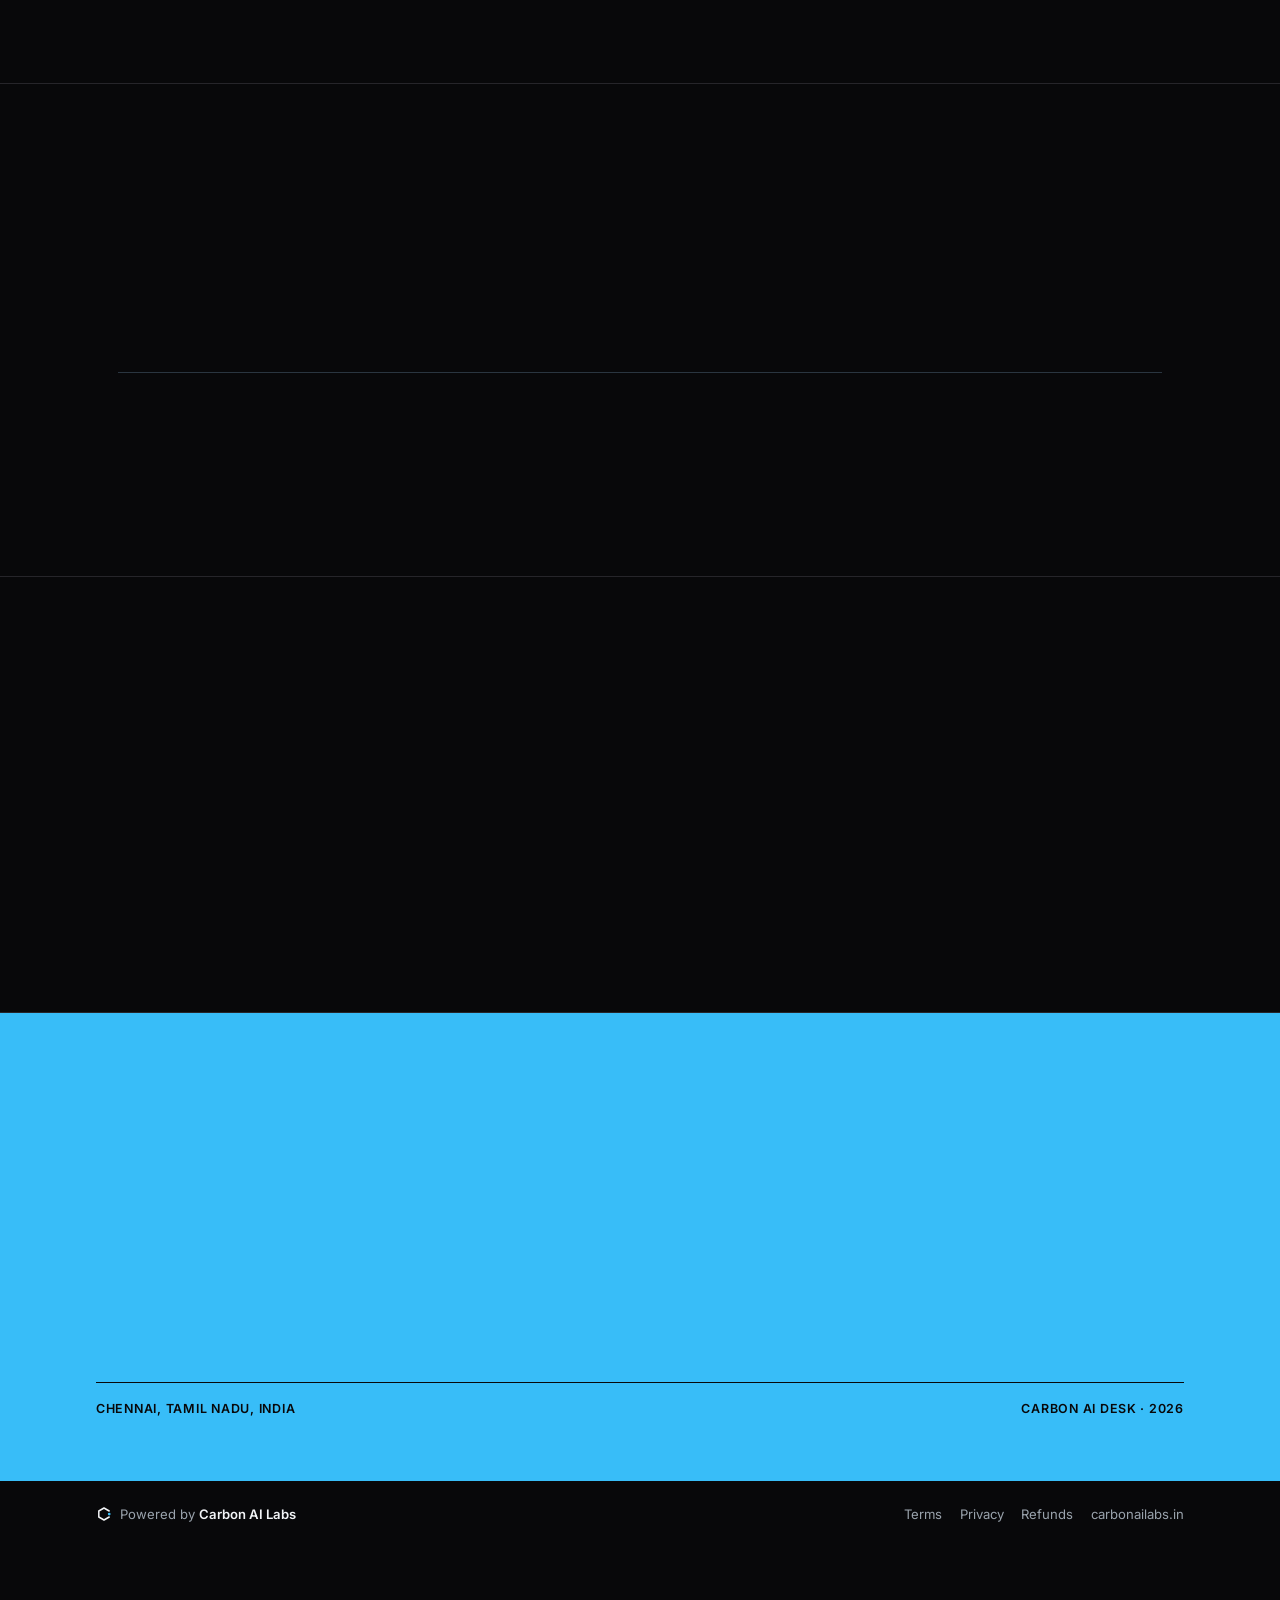
<file: desk/index.html>
<!doctype html>
<html lang="en">
<head>
<meta charset="utf-8">
<title>Carbon AI Desk</title>
<meta name="robots" content="noindex">
<link rel="canonical" href="https://carbonailabs.in/carbon-ai-desk/">
<meta http-equiv="refresh" content="0; url=/carbon-ai-desk/">
</head>
<body style="background:#08080A;color:#F2F0EA;font-family:system-ui,sans-serif">
<p><a href="/carbon-ai-desk/" style="color:#38BDF8">Go to Carbon AI Desk</a></p>
</body>
</html>
</file>
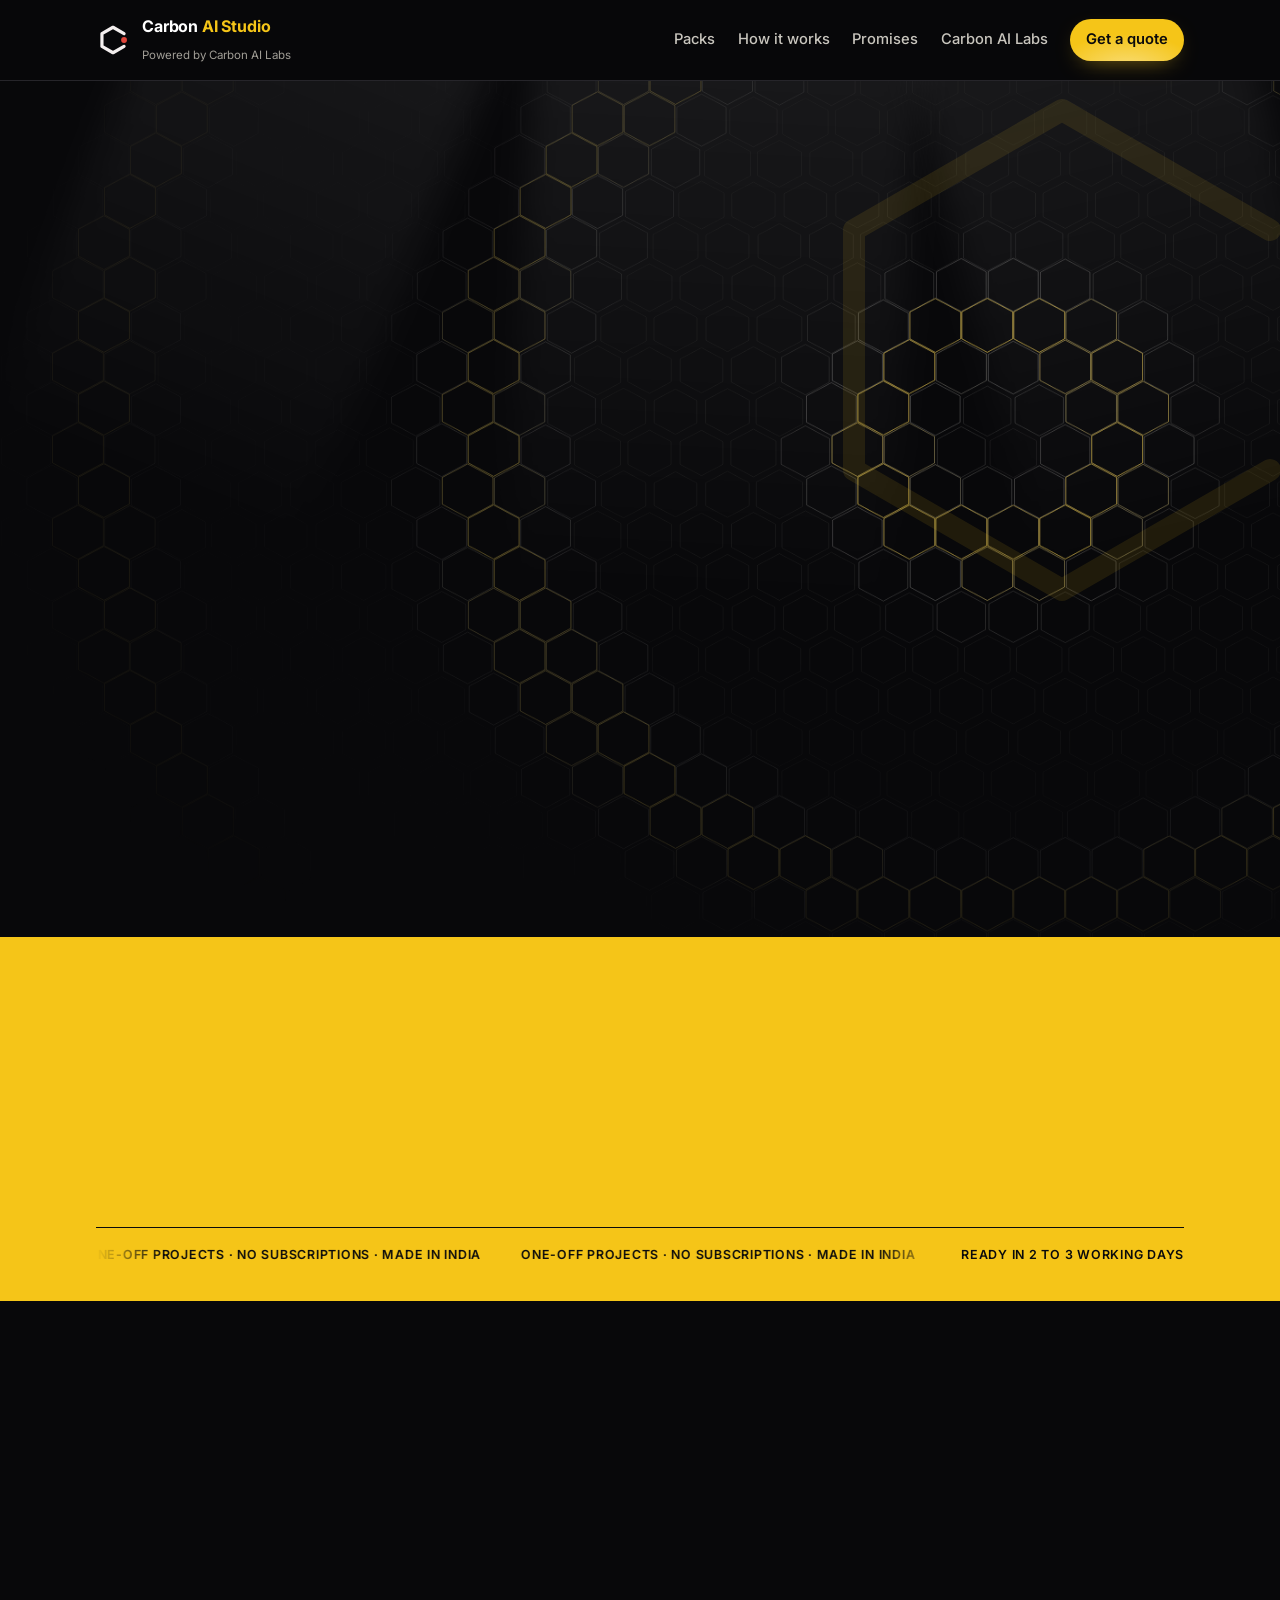
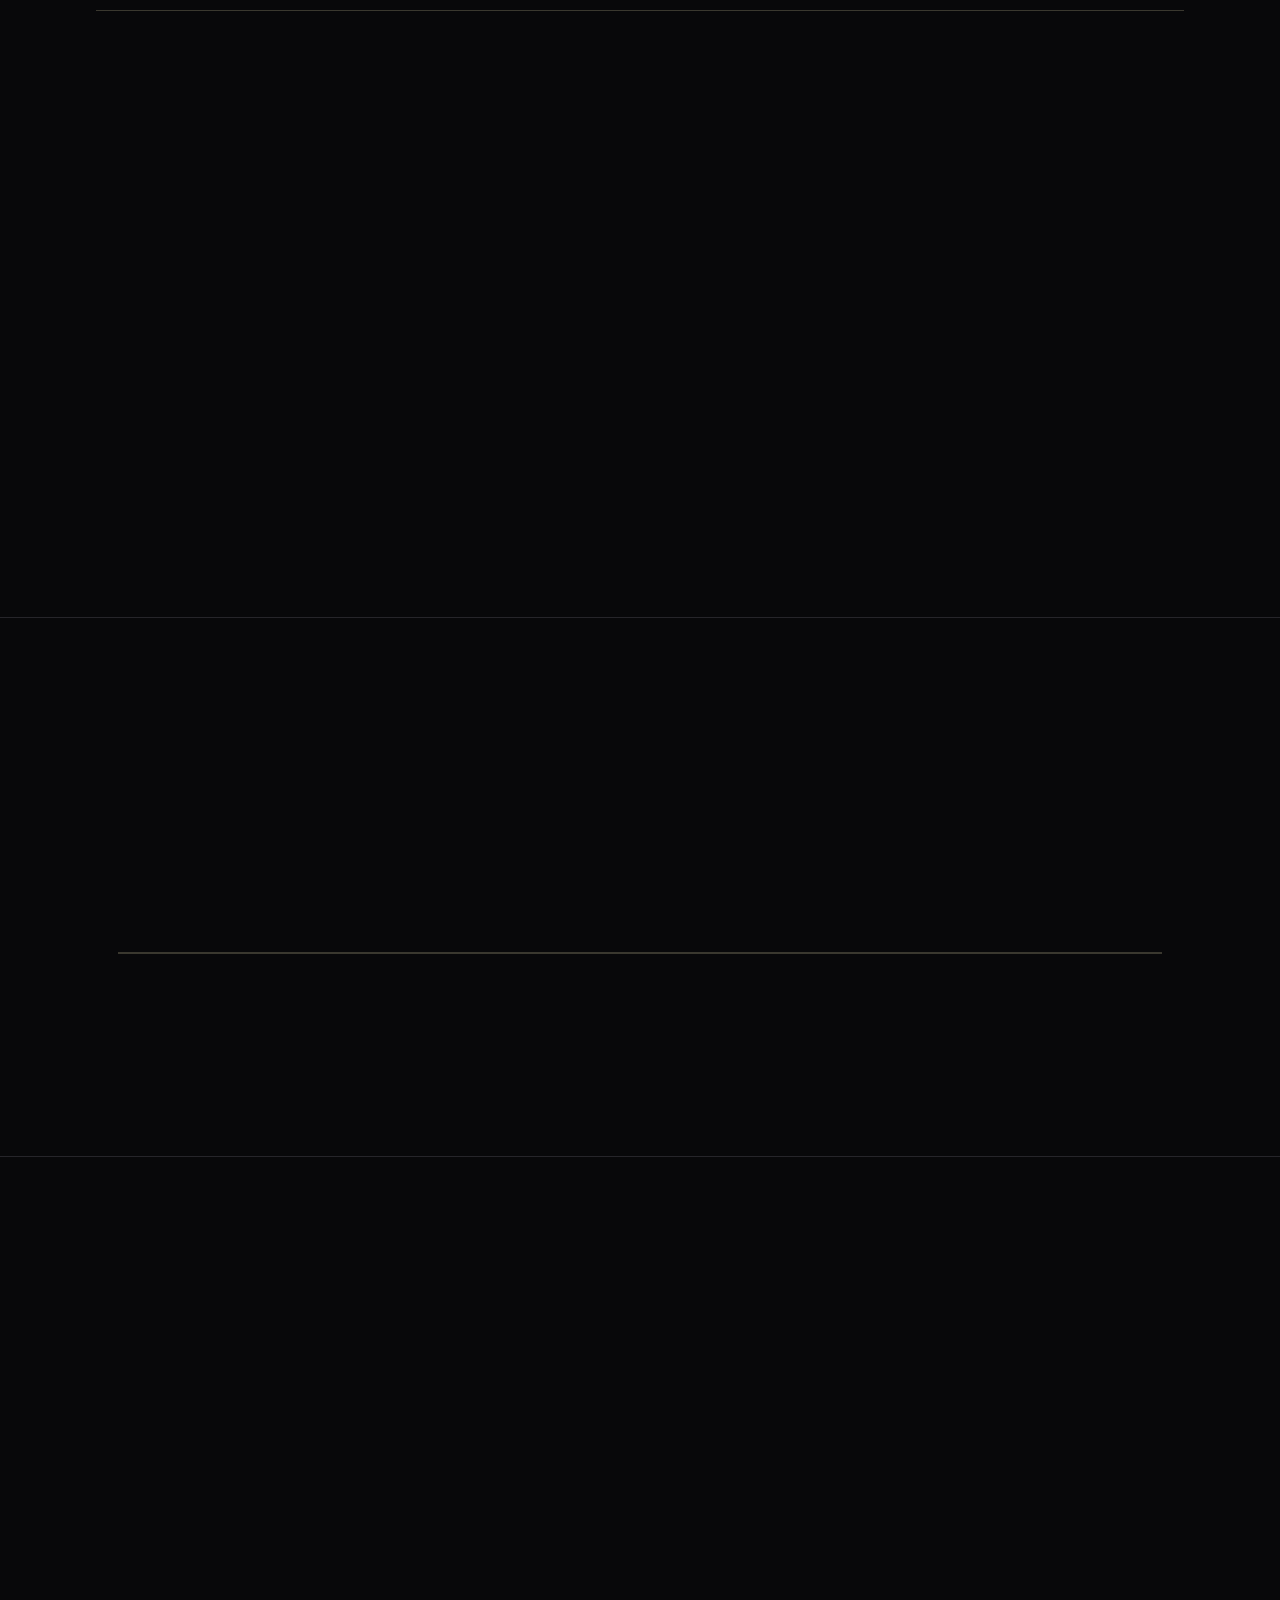
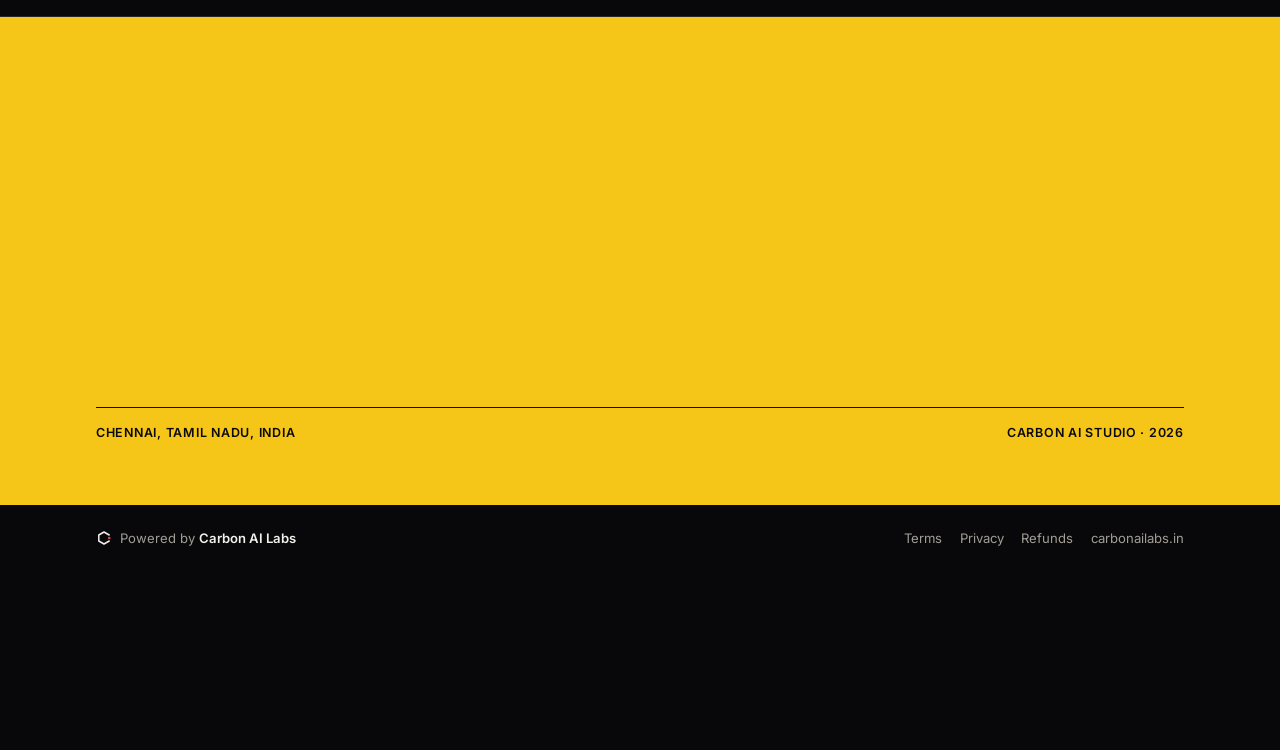
<file: studio/index.html>
<!doctype html>
<html lang="en">
<head>
<meta charset="utf-8">
<title>Carbon AI Studio</title>
<meta name="robots" content="noindex">
<link rel="canonical" href="https://carbonailabs.in/carbon-ai-studio/">
<meta http-equiv="refresh" content="0; url=/carbon-ai-studio/">
</head>
<body style="background:#08080A;color:#F2F0EA;font-family:system-ui,sans-serif">
<p><a href="/carbon-ai-studio/" style="color:#F5C518">Go to Carbon AI Studio</a></p>
</body>
</html>
</file>
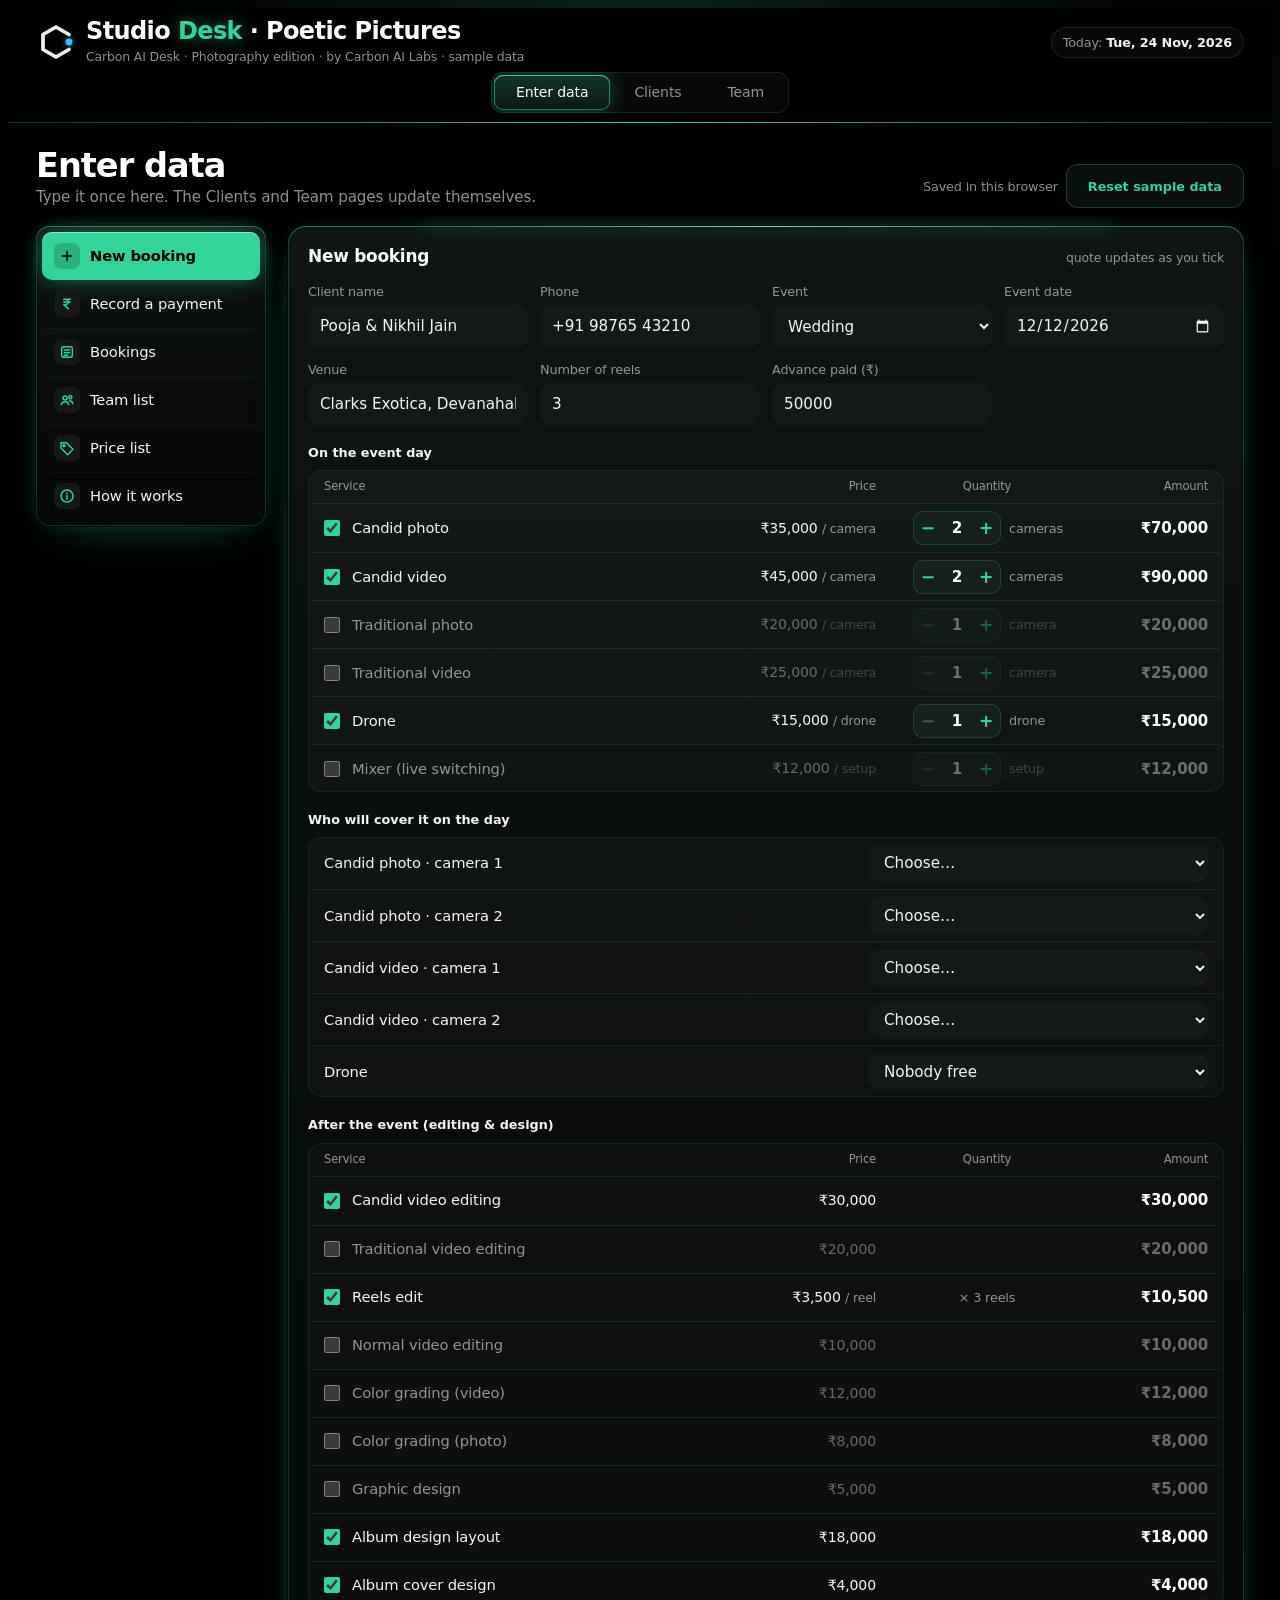
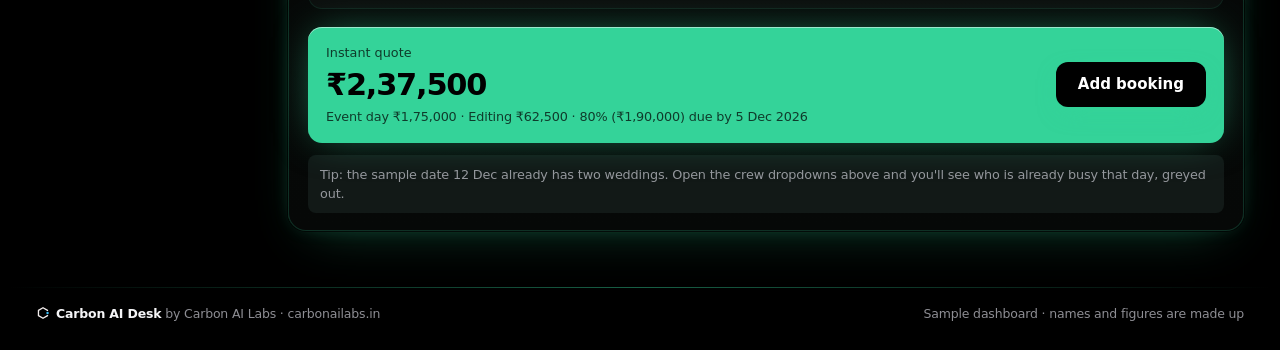
<file: carbon-ai-desk/studio-desk-demo-v2/index.html>
<!doctype html>
<html lang="en">
<head>
<meta charset="utf-8">
<meta name="viewport" content="width=device-width, initial-scale=1, viewport-fit=cover">
<meta name="theme-color" content="#08080A">
<meta name="description" content="Studio Desk sample dashboard: bookings, payments, deliveries and team planning for photography studios. Carbon AI Desk by Carbon AI Labs.">
<meta name="robots" content="noindex">
<link rel="icon" href="/assets/favicon.svg" type="image/svg+xml">
<title>Poetic Pictures · Studio Desk by Carbon AI Desk</title>
<style>
/* Layout: sticky studio header with 3 tabs (inputs → client desk → team desk); each desk opens with a to-do strip, then calendar, then detail tables */
/* Carbon AI Studio look: black ground, sky blue accent, Apple system type, hex-grid watermark. Single dark look by design. */
:root{
  color-scheme:dark;
  --bg:#08080A; --surface:#121215; --sunk:#1B1B20; --ink:#F2F0EA; --muted:#A19E96; --line:#26262C;
  --plum:#34D399; --plum-soft:#0C2A22; --marigold:#34D399; --marigold-soft:#0C2A22; --crimson-deep:#059669; --silver:#C9C6BE;
  --good:#4CC38A; --good-soft:#10291D; --warn:#F0B03F; --warn-soft:#2E220C; --bad:#FF6B5E; --bad-soft:#331312;
  --t-wed:#34D399; --t-rec:#B48AE6; --t-eng:#38BDF8; --t-hal:#E4CB4A; --t-pre:#E97BA8; --t-oth:#8E96A3;
  --f-display:-apple-system,BlinkMacSystemFont,"SF Pro Display","Inter",system-ui,sans-serif;
  --f-body:-apple-system,BlinkMacSystemFont,"SF Pro Text","Inter",system-ui,sans-serif;
  --f-mono:"SF Mono",ui-monospace,Menlo,Consolas,monospace;
}

*{box-sizing:border-box}
[hidden]{display:none!important}
body{background:var(--bg);color:var(--ink);font-family:var(--f-body);font-size:14px;line-height:1.5}
body::before{content:"";position:fixed;inset:0 0 auto;height:env(safe-area-inset-top,0px);z-index:10;background:var(--surface)}
.wrap{max-width:1240px;margin:0 auto;padding-left:max(16px,env(safe-area-inset-left,0px));padding-right:max(16px,env(safe-area-inset-right,0px))}
h1,h2,h3{font-family:var(--f-display);text-wrap:balance;margin:0;letter-spacing:-.03em;color:#fff}
h2{font-size:2.4rem;font-weight:800;line-height:1.02;letter-spacing:-.045em}
h3{font-size:1rem;font-weight:700;letter-spacing:-.01em}
.num,td.n,.mono{font-family:var(--f-mono);font-variant-numeric:tabular-nums}
.muted{color:var(--muted)}
.eyebrow{font-size:.72rem;letter-spacing:.08em;text-transform:uppercase;color:var(--muted);font-weight:600}
.intro .eyebrow{color:var(--plum);display:flex;align-items:center;gap:8px}
.intro .eyebrow::before{content:"";width:8px;height:8px;border-radius:50%;background:var(--plum)}
.bars-acc{display:flex;gap:8px;margin-top:12px}.bars-acc i{height:5px;width:56px;background:var(--plum)}.bars-acc i+i{width:16px;background:var(--ink)}

header{position:sticky;top:env(safe-area-inset-top,0px);z-index:5;background:rgba(8,8,10,.92);backdrop-filter:blur(10px);-webkit-backdrop-filter:blur(10px);border-bottom:1px solid var(--line)}
.hd{display:flex;align-items:center;gap:16px;flex-wrap:wrap;padding-block:12px}
.brand{display:flex;align-items:center;gap:10px;margin-right:auto}
.brand svg{width:34px;height:34px;flex:none}
.brand h1{font-size:1rem;font-weight:700;letter-spacing:-.01em}
.brand h1 span{color:var(--plum)}
.brand small{display:block;color:var(--muted);font-size:.75rem}
.today{font-size:.78rem;color:var(--muted);border:1px solid var(--line);padding:6px 14px;border-radius:99px}.today b{color:var(--ink)}
nav.tabs{display:flex;gap:4px;overflow-x:auto}
nav.tabs a{padding:10px 14px;border-bottom:3px solid transparent;color:var(--muted);text-decoration:none;font-weight:600;white-space:nowrap;font-size:.9rem}
nav.tabs a[aria-current="page"]{color:var(--ink);border-color:var(--marigold)}
nav.tabs a:focus-visible,button:focus-visible,input:focus-visible,select:focus-visible{outline:2px solid var(--plum);outline-offset:2px}
nav.tabs .step{display:inline-grid;place-items:center;width:20px;height:20px;border-radius:50%;background:var(--sunk);font-size:.72rem;margin-right:6px}
nav.tabs a[aria-current="page"] .step{background:var(--plum);color:#fff}

main{padding-block:36px 64px;position:relative}
body::after{content:"";position:fixed;inset:0;z-index:-1;pointer-events:none;opacity:.07;background-image:url("data:image/svg+xml,%3Csvg xmlns='http://www.w3.org/2000/svg' width='51.96' height='90'%3E%3Cpath d='M25.98 0 L51.96 15 L51.96 45 L25.98 60 L0 45 L0 15 Z M25.98 60 L25.98 90' fill='none' stroke='%2334D399' stroke-width='0.8'/%3E%3C/svg%3E");-webkit-mask-image:radial-gradient(circle at 85% 10%,#000,transparent 60%);mask-image:radial-gradient(circle at 85% 10%,#000,transparent 60%)}
footer.site{border-top:1px solid var(--line);padding-block:18px;color:var(--muted);font-size:.78rem}
footer.site .wrap{display:flex;justify-content:space-between;gap:12px;flex-wrap:wrap;align-items:center}
footer.site b{color:var(--ink);font-weight:600}
footer.site svg{width:14px;height:14px;vertical-align:-2px;margin-right:6px}
section.page{display:grid;gap:20px}
.split{display:grid;grid-template-columns:220px minmax(0,1fr);gap:20px;align-items:start}
.sidenav{position:sticky;top:120px;display:flex;flex-direction:column;gap:4px;padding:8px;border:1px solid var(--line,rgba(255,255,255,.08));border-radius:16px;background:rgba(255,255,255,.02)}
.sidenav button{all:unset;cursor:pointer;display:flex;align-items:center;justify-content:space-between;gap:8px;padding:10px 12px;border-radius:10px;font-size:.88rem;color:var(--silver,#aaa);border-left:3px solid transparent}
.sidenav button:hover{background:rgba(255,255,255,.04);color:#fff}
.sidenav button:focus-visible{outline:2px solid var(--plum);outline-offset:1px}
.sidenav button[aria-current="true"]{background:rgba(52,211,153,.12);color:#fff;border-left-color:var(--plum);font-weight:600}
.sidenav .cnt{font-size:.72rem;min-width:20px;text-align:center;padding:1px 7px;border-radius:999px;background:var(--plum);color:#fff;font-weight:600}
.panes{min-width:0}
.bilink{display:inline-block;margin-top:12px;font-size:.8rem;font-weight:600;color:var(--plum);text-decoration:none}
.bilink:hover{text-decoration:underline}
.bicard{border:1.5px solid var(--plum);background:linear-gradient(180deg,rgba(52,211,153,.10),rgba(52,211,153,.02) 60%),var(--surface);scroll-margin-top:130px}
.bicard header h3{display:flex;align-items:center;gap:10px;flex-wrap:wrap}
.bicost{font-size:.75rem;font-weight:700;color:#fff;background:var(--plum);padding:4px 10px;border-radius:99px;white-space:nowrap}
.bigrid{display:grid;grid-template-columns:repeat(3,minmax(0,1fr));gap:12px}
.bi{background:var(--sunk);border:1px solid var(--line);border-radius:12px;padding:14px 16px;position:relative}
.bi::before{content:"";position:absolute;left:16px;top:0;width:24px;height:3px;background:var(--plum)}
.bih{font-weight:700;color:#fff;font-size:.92rem}
.bi ul{margin:6px 0 0;padding-left:18px;color:var(--muted);font-size:.82rem}
@media (max-width:900px){.bigrid{grid-template-columns:repeat(2,minmax(0,1fr))}}
@media (max-width:560px){.bigrid{grid-template-columns:minmax(0,1fr)}}

.lvform{grid-template-columns:repeat(3,minmax(0,1fr))}
.lvcal .chip.lv{background:var(--silver);color:#0B0B0C}
.lvcal .chip.lv.cl{background:#fff;color:#B3261E;box-shadow:inset 0 0 0 2px #FF3B30;font-weight:700}
.lvcal .day.many{box-shadow:inset 0 0 0 1px var(--warn)}
.lvh{margin:18px 0 8px;font-size:.9rem}
.lvlist{list-style:none;margin:0;padding:0;display:grid;gap:6px}
.lvlist li{display:grid;grid-template-columns:minmax(0,1fr) auto auto;gap:12px;align-items:center;padding:8px 12px;background:var(--sunk);border-radius:10px;font-size:.85rem}
.lvlist li>*{min-width:0}
.lvlist .x{all:unset;cursor:pointer;color:var(--muted);font-size:.78rem;padding:4px 8px;border-radius:6px;border:1px solid var(--line)}
.lvlist .x:hover{color:var(--bad);border-color:var(--bad)}
.lvlist .x:focus-visible{outline:2px solid var(--plum)}
@media (max-width:620px){.lvform{grid-template-columns:minmax(0,1fr)}.lvlist li{grid-template-columns:minmax(0,1fr) auto}.lvlist li .when{grid-column:1/-1;order:3}.lvcal .chip.lv{font-size:0;padding:0;height:6px;border-radius:3px}}

.mapsum{display:flex;flex-wrap:wrap;gap:8px;margin-bottom:14px}
.mapsum button{all:unset;cursor:pointer;font-size:.8rem;padding:6px 12px;border-radius:99px;border:1px solid var(--line);color:var(--muted)}
.mapsum button b{color:var(--ink);margin-left:4px}
.mapsum button[aria-pressed="true"]{border-color:var(--plum);color:var(--ink);background:rgba(52,211,153,.12)}
.mapsum button:focus-visible{outline:2px solid var(--plum)}
.maplist{display:grid;gap:12px}
.mcard{border:1px solid var(--line);border-radius:12px;padding:16px 18px;background:var(--sunk)}
.mhead{display:flex;flex-wrap:wrap;align-items:baseline;gap:6px 12px;margin-bottom:30px}
.mhead b{font-size:.98rem}.mhead .muted{font-size:.78rem}
.mhead .where{margin-left:auto;font-size:.78rem;color:var(--ink)}.mhead .where em{font-style:normal;color:var(--plum);font-weight:600}
.road{display:grid;grid-template-columns:repeat(5,minmax(0,1fr)) minmax(0,2fr);position:relative}
.stop{position:relative;padding-right:10px;min-width:0}
.stop::before{content:"";position:absolute;top:10px;left:22px;right:0;height:3px;background:var(--line)}
.stop.done::before{background:var(--plum)}
.stop.goal::before{display:none}
.dot{position:relative;z-index:1;width:22px;height:22px;border-radius:50%;display:grid;place-items:center;background:var(--surface);box-shadow:inset 0 0 0 2px var(--line);font-size:.7rem;color:#fff;font-weight:700}
.stop.done .dot{background:var(--plum);box-shadow:none}
.stop.now .dot{background:#fff;box-shadow:0 0 0 4px rgba(52,211,153,.45)}
.stop.late .dot{background:var(--bad-soft);box-shadow:inset 0 0 0 2px var(--bad)}
.stop.now.late .dot{background:#fff;box-shadow:0 0 0 4px rgba(255,107,94,.55)}
.here{position:absolute;top:-22px;left:-4px;font-size:.62rem;font-weight:700;letter-spacing:.06em;text-transform:uppercase;color:var(--plum);white-space:nowrap}
.stop .nm{margin-top:8px;font-size:.82rem;font-weight:600}
.stop .dt{font-size:.74rem;color:var(--muted)}
.stop .ex{font-size:.74rem;color:var(--muted)}
.stop.late .ex,.stop.late .dt{color:var(--bad)}
.goal .flag{display:inline-grid;place-items:center;width:22px;height:22px;border-radius:6px;background:var(--surface);box-shadow:inset 0 0 0 2px var(--line);font-size:.75rem}
.goal.done .flag{background:var(--good);box-shadow:none;color:#08080A}
.out{display:flex;flex-wrap:wrap;gap:5px;margin-top:6px}
.out span{font-size:.72rem;padding:3px 8px;border-radius:99px;border:1px solid var(--line);color:var(--muted);white-space:nowrap}
.out span.ok{border-color:transparent;background:var(--good-soft);color:var(--good)}
.out span.lt{border-color:var(--bad);color:var(--bad)}
.mcard{padding-top:26px}
@media (max-width:620px){.mhead{margin-bottom:16px}.road{grid-template-columns:minmax(0,1fr)}.stop{padding:0 0 16px 34px;padding-right:0}.stop::before{top:22px;left:10px;right:auto;bottom:0;width:3px;height:auto}.dot,.goal .flag{position:absolute;left:0;top:0}.stop .nm{margin-top:1px}.here{position:static;display:block;margin-bottom:2px}.mcard{padding-top:16px}}

@media (max-width:760px){.split{grid-template-columns:minmax(0,1fr)}.sidenav{position:static;flex-direction:row;overflow-x:auto;padding:6px;scrollbar-width:none}.sidenav button{white-space:nowrap;border-left:0;border-bottom:3px solid transparent;flex:none}.sidenav button[aria-current="true"]{border-bottom-color:var(--plum)}}

.intro{display:flex;gap:16px;align-items:flex-end;justify-content:space-between;flex-wrap:wrap}
.intro p{margin:4px 0 0;max-width:68ch;color:var(--muted)}
.card{background:var(--surface);border:1px solid var(--line);border-radius:14px;padding:20px;min-width:0}
.card > header{position:static;background:none;border:0;display:flex;justify-content:space-between;align-items:baseline;gap:12px;flex-wrap:wrap;margin-bottom:12px}
.grid2{display:grid;grid-template-columns:minmax(0,1.6fr) minmax(0,1fr);gap:20px}
.grid2e{display:grid;grid-template-columns:repeat(2,minmax(0,1fr));gap:20px}
@media (max-width:900px){.grid2,.grid2e{grid-template-columns:minmax(0,1fr)}}

.kpis{display:grid;grid-template-columns:repeat(auto-fit,minmax(170px,1fr));gap:12px}
.kpi{background:var(--surface);border:1px solid var(--line);border-radius:14px;padding:16px 18px;position:relative}
.kpi::before{content:"";position:absolute;left:18px;top:0;width:28px;height:3px;background:var(--plum)}
.kpi .v{font-family:var(--f-display);font-size:1.7rem;font-weight:800;letter-spacing:-.04em;margin-top:6px;font-variant-numeric:tabular-nums;color:#fff}
.kpi .s{font-size:.78rem;color:var(--muted)}
.kpi.alert .v{color:var(--bad)}
.kpi.ok .v{color:var(--good)}

/* to-do strip */
.todo{display:grid;gap:8px}
.todo li{display:grid;grid-template-columns:auto 1fr auto;gap:12px;align-items:center;padding:10px 12px;border-radius:10px;background:var(--sunk)}
.todo ul{list-style:none;margin:0;padding:0;display:grid;gap:8px}
.todo li>*{min-width:0}
@media (max-width:620px){.paytbl th:nth-child(3),.paytbl th:nth-child(4),.paytbl td:nth-child(3),.paytbl td:nth-child(4){display:none}.paytbl td:first-child{white-space:nowrap}}
@media (max-width:620px){.todo li{grid-template-columns:minmax(0,1fr);gap:4px}.todo li .pill{justify-self:start}}
.todo .when{font-family:var(--f-mono);font-size:.78rem;white-space:nowrap;color:var(--muted)}
.pill{display:inline-block;font-size:.7rem;font-weight:600;padding:2px 8px;border-radius:99px;letter-spacing:.02em;white-space:nowrap}
.p-bad{background:var(--bad-soft);color:var(--bad)} .p-warn{background:var(--warn-soft);color:var(--warn)}
.p-good{background:var(--good-soft);color:var(--good)} .p-info{background:#26262C;color:#F2F0EA}
.p-mute{background:var(--sunk);color:var(--muted)}

/* calendar */
.calnav{display:flex;gap:8px;align-items:center}
.calnav button{border:1px solid var(--line);background:var(--surface);color:var(--ink);border-radius:999px;width:36px;height:36px;cursor:pointer;font-size:1rem}
.calnav button:hover{background:var(--sunk)}
.calnav strong{min-width:130px;text-align:center;font-family:var(--f-display);color:#fff}
.cal{display:grid;grid-template-columns:repeat(7,minmax(0,1fr));gap:4px}
.cal .dow{font-size:.7rem;text-transform:uppercase;letter-spacing:.08em;color:var(--muted);text-align:center;padding-bottom:4px}
.cal .day{min-height:92px;background:var(--sunk);border-radius:8px;padding:5px;display:flex;flex-direction:column;gap:3px;min-width:0}
.cal .day.out{opacity:.35}
.cal .day.today{outline:2px solid var(--plum)}
.cal .dn{font-family:var(--f-mono);font-size:.72rem;color:var(--muted)}
.chip{font-size:.68rem;line-height:1.25;padding:2px 5px;border-radius:4px;color:#0B0B0C;overflow:hidden;text-overflow:ellipsis;white-space:nowrap;font-weight:500}
.chip.dl{background:transparent!important;border:1px dashed currentColor;color:var(--ink)}
.chip.dl.over{color:var(--bad)}
.t-wed{background:var(--t-wed);color:#0B0B0C} .t-rec{background:var(--t-rec);color:#0B0B0C} .t-eng{background:var(--t-eng);color:#0B0B0C}
.t-hal{background:var(--t-hal);color:#0B0B0C} .t-pre{background:var(--t-pre);color:#0B0B0C} .t-oth{background:var(--t-oth);color:#0B0B0C}
.legend{display:flex;gap:12px;flex-wrap:wrap;font-size:.75rem;color:var(--muted);margin-top:10px}
.legend span{display:inline-flex;align-items:center;gap:5px}
.legend i{width:10px;height:10px;border-radius:3px;display:inline-block}
@media (max-width:560px){.cal .day{min-height:56px}.cal .chip{font-size:0;padding:0;height:6px;border-radius:3px}.cal .chip.dl{height:6px}}

/* upcoming */
.upc{list-style:none;margin:0;padding:0;display:grid;gap:10px}
.upc li{display:grid;grid-template-columns:54px 1fr;gap:12px;align-items:start}
.datebox{border-radius:8px;text-align:center;padding:6px 0;background:var(--sunk)}
.datebox b{display:block;font-family:var(--f-display);font-size:1.35rem;font-weight:800;letter-spacing:-.03em;line-height:1;color:#fff}
.datebox span{font-size:.68rem;text-transform:uppercase;letter-spacing:.08em;color:var(--muted)}
.upc .t{font-weight:600}
.upc .sub{font-size:.8rem;color:var(--muted)}
.count{font-family:var(--f-mono);font-size:.75rem}

/* tables */
.tbl{overflow-x:auto}
table{border-collapse:collapse;width:100%;font-size:.85rem}
th{text-align:left;font-size:.7rem;text-transform:uppercase;letter-spacing:.07em;color:var(--muted);font-weight:600;padding:8px 10px;border-bottom:1px solid var(--line);white-space:nowrap}
td{padding:9px 10px;border-bottom:1px solid var(--line);vertical-align:top}
td.n,th.n{text-align:right;white-space:nowrap}
tr:last-child td{border-bottom:0}
.prog{height:6px;background:var(--sunk);border-radius:3px;overflow:hidden;min-width:70px}
.prog i{display:block;height:100%;background:var(--good)}

/* bars */
.bars{display:grid;gap:8px}
.bar{display:grid;grid-template-columns:minmax(110px,170px) 1fr auto;gap:10px;align-items:center;font-size:.82rem}
.bar .track{height:14px;background:var(--sunk);border-radius:4px;overflow:hidden}
.bar .track i{display:block;height:100%;border-radius:4px}
.bar .v{font-family:var(--f-mono);font-size:.78rem;min-width:72px;text-align:right}

/* availability grid */
.avail{overflow-x:auto}
.avail table{font-size:.72rem;min-width:1000px}
.avail th,.avail td{padding:4px;border:1px solid var(--line);text-align:center}
.avail th.who,.avail td.who{text-align:left;position:sticky;left:0;background:var(--surface);min-width:170px;z-index:1}
.avail td.who b{display:block;font-size:.8rem}
.avail td.who span{color:var(--muted)}
.avail th.wk{color:var(--muted)}
.avail th.tod{background:var(--plum);color:#fff}
.slot{border-radius:4px;padding:3px 2px;font-weight:600;line-height:1.2}
.slot.leave{background:var(--sunk);color:var(--muted);font-weight:500}
.slot.clash{background:#fff;color:#B3261E;box-shadow:inset 0 0 0 2px #FF3B30}
.slot.due{background:transparent;border:1px dashed var(--plum);color:var(--plum);font-weight:500}

/* team cards */
.team{display:grid;grid-template-columns:repeat(auto-fill,minmax(250px,1fr));gap:12px}
.member{background:var(--surface);border:1px solid var(--line);border-radius:14px;padding:14px;display:grid;gap:8px;align-content:start}
.member .top{display:flex;gap:10px;align-items:center}
.avatar{width:38px;height:38px;border-radius:50%;display:grid;place-items:center;font-family:var(--f-display);font-weight:700;background:var(--plum-soft);color:#7DD3FC;border:1px solid var(--plum);flex:none}
.member .role{font-size:.78rem;color:var(--muted)}
.member .row{display:flex;justify-content:space-between;font-size:.8rem;gap:8px}
.load{height:8px;background:var(--sunk);border-radius:4px;overflow:hidden}
.load i{display:block;height:100%}

/* inputs page */
.flow{display:grid;grid-template-columns:1fr auto 1fr auto 1fr;gap:12px;align-items:stretch}
.flow .box{background:var(--surface);border:1px solid var(--line);border-radius:14px;padding:18px}
.flow .box ul{margin:8px 0 0;padding-left:18px;color:var(--muted);font-size:.85rem}
.flow .box.mid{background:transparent;border:0;border-radius:0;position:relative;padding:22px}
.flow .box.mid::before,.flow .box.mid::after{content:"";position:absolute;width:28px;height:28px;border:2px solid var(--plum)}
.flow .box.mid::before{left:0;top:0;border-right:0;border-bottom:0}
.flow .box.mid::after{right:0;bottom:0;border-left:0;border-top:0}
.flow .box.mid .eyebrow{color:var(--plum)}
.flow .arrow{display:grid;place-items:center;color:var(--marigold);font-size:1.6rem;font-weight:700}
@media (max-width:860px){.flow{grid-template-columns:1fr}.flow .arrow{transform:rotate(90deg)}}
.rules{display:grid;gap:6px;margin-top:8px;font-size:.85rem}
.rules div{display:flex;gap:8px}
.rules b{color:#fff;min-width:80px}

form.add{display:grid;grid-template-columns:repeat(auto-fit,minmax(200px,1fr));gap:12px}
form.add label{display:grid;gap:4px;font-size:.8rem;font-weight:600}
form.add input,form.add select{font:inherit;font-weight:400;padding:9px 12px;border:1px solid var(--line);border-radius:10px;background:var(--bg);color:var(--ink);width:100%}
form.add input:focus,form.add select:focus{border-color:var(--plum)}
.checks input{accent-color:var(--plum)}
fieldset{border:1px solid var(--line);border-radius:10px;padding:10px 12px;grid-column:1/-1;margin:0}
legend{font-size:.8rem;font-weight:600;padding:0 4px}
.checks{display:grid;grid-template-columns:repeat(auto-fill,minmax(190px,1fr));gap:6px 14px}
.checks label{display:flex!important;gap:8px;align-items:center;font-weight:400!important;grid-template-columns:none}
.checks input{width:auto!important}
.checks .pr{margin-left:auto;font-family:var(--f-mono);font-size:.72rem;color:var(--muted)}
.quote{grid-column:1/-1;display:flex;flex-wrap:wrap;gap:16px;align-items:center;justify-content:space-between;background:var(--plum);color:#fff;border-radius:14px;padding:16px 18px}
.quote .eyebrow,.quote .muted{color:rgba(255,255,255,.8)!important}
.quote .big{font-family:var(--f-display);font-size:1.9rem;font-weight:800;letter-spacing:-.04em}
.quote .btn{background:#0B0B0C;color:#fff}
.btn{font:inherit;font-weight:600;background:var(--plum);color:#fff;border:0;border-radius:999px;padding:11px 22px;cursor:pointer;min-height:44px}
.btn:hover{filter:brightness(1.1)}
.toast{position:fixed;left:50%;bottom:calc(20px + env(safe-area-inset-bottom,0px));transform:translateX(-50%);background:#fff;color:#0B0B0C;border-left:4px solid var(--plum);padding:10px 16px;border-radius:10px;font-size:.85rem;z-index:20;max-width:calc(100% - 32px)}
.assign{display:grid;gap:12px}
.ashoot{border:1px solid var(--line);border-radius:12px;padding:14px;display:grid;gap:12px;background:var(--bg)}
.ashoot .hd2{display:flex;flex-wrap:wrap;gap:8px 12px;align-items:center}
.ashoot .hd2 .when{font-family:var(--f-mono);font-size:.78rem;color:var(--muted)}
.ashoot .hd2 .st{margin-left:auto}
.slots{display:grid;grid-template-columns:repeat(auto-fill,minmax(210px,1fr));gap:10px}
.slots label,.crewpick label{display:grid;gap:4px;font-size:.75rem;font-weight:600;color:var(--muted)}
.slots select,.crewpick select{font:inherit;font-size:.85rem;font-weight:500;color:var(--ink);background:var(--surface);border:1px solid var(--line);border-radius:10px;padding:8px 10px;min-height:40px;width:100%}
.slots select.empty,.crewpick select.empty{border-color:var(--warn);color:var(--warn)}
.slots select.bad{border-color:var(--bad);color:var(--bad)}
.slots select:focus,.crewpick select:focus{border-color:var(--plum);outline:none}
.crewpick{display:grid;grid-template-columns:repeat(auto-fill,minmax(190px,1fr));gap:10px}
.note.promo{background:rgba(52,211,153,.12);border:1.5px solid var(--plum);border-left:5px solid var(--plum);color:#F2F0EA;font-size:.85rem;padding:12px 14px;border-radius:10px}
.note.promo b{color:#fff;display:block;margin:6px 0 2px;font-size:.95rem}
.tagc{display:inline-block;background:var(--plum);color:#fff;font-size:.68rem;font-weight:700;letter-spacing:.06em;text-transform:uppercase;padding:3px 8px;border-radius:99px}
.payform{align-items:end}
.payhint{grid-column:1/-1;font-size:.82rem;color:var(--muted);background:var(--bg);border:1px solid var(--line);border-radius:10px;padding:10px 12px}
.payhint b{color:#fff}
.payact{grid-column:1/-1;display:flex;gap:10px;flex-wrap:wrap;align-items:center}
.btn.ghost{background:transparent;border:1px solid var(--line);color:var(--ink)}
.savebar{display:flex;gap:10px;align-items:center;flex-wrap:wrap;font-size:.8rem;color:var(--muted)}
.note{font-size:.8rem;color:var(--muted);background:var(--sunk);border-radius:8px;padding:10px 12px}
tr.new td{background:var(--plum-soft)}
@media (prefers-reduced-motion:no-preference){.kpi,.card{transition:border-color .2s}}

/* ================= iOS-style layer: simpler, calmer, rounder ================= */
:root{
  --bg:#000; --surface:#1C1C1E; --sunk:#2C2C2E; --ink:#F5F5F7; --muted:rgba(235,235,245,.6); --line:rgba(84,84,88,.45);
  --plum:#34D399; --marigold:#34D399; --plum-soft:rgba(52,211,153,.16);
  --good:#30D158; --good-soft:rgba(48,209,88,.16); --warn:#FF9F0A; --warn-soft:rgba(255,159,10,.16); --bad:#FF453A; --bad-soft:rgba(255,69,58,.16);
  --silver:#D1D1D6; --r:18px; --ease:cubic-bezier(.2,.8,.2,1);
  --f-mono:-apple-system,BlinkMacSystemFont,"SF Pro Text","Inter",system-ui,sans-serif;
}
body{font-size:15px;letter-spacing:-.01em;-webkit-font-smoothing:antialiased}
body::after{display:none}
.num,td.n,.mono{font-variant-numeric:tabular-nums}
h2{font-size:2.1rem;font-weight:700;letter-spacing:-.03em}
h3{font-size:1.06rem;font-weight:600;letter-spacing:-.015em}
.eyebrow{text-transform:none;letter-spacing:0;font-size:.8rem;font-weight:500}
.bars-acc{display:none}

/* header + segmented tabs */
header{background:rgba(0,0,0,.72);backdrop-filter:saturate(180%) blur(20px);-webkit-backdrop-filter:saturate(180%) blur(20px);border-bottom:.5px solid var(--line)}
.hd{padding-block:10px 6px}
.brand svg{width:40px;height:40px}
.brand h1{font-size:1.5rem;font-weight:700;letter-spacing:-.025em;line-height:1.15}
.brand small{font-size:.78rem;margin-top:2px}
.sidenav .lbl{display:flex;align-items:center;gap:10px}
.sidenav .ic{width:26px;height:26px;flex:none;display:grid;place-items:center;border-radius:7px;background:var(--sunk);color:var(--plum)}
.sidenav .ic svg{width:16px;height:16px}
.sidenav button[aria-current="true"] .ic{background:rgba(255,255,255,.22);color:#fff}
.today{border:0;background:var(--surface);padding:6px 12px;font-size:.8rem}
header > .wrap:last-child{display:flex;justify-content:center;padding-bottom:10px}
nav.tabs{display:inline-flex;gap:2px;background:var(--surface);padding:3px;border-radius:11px;position:relative}
nav.tabs a{border:0;padding:7px 22px;border-radius:9px;font-size:.88rem;font-weight:500;color:var(--muted);transition:background .25s var(--ease),color .25s var(--ease)}
nav.tabs a[aria-current="page"]{background:#3A3A3C;color:#fff;box-shadow:0 2px 8px rgba(0,0,0,.35)}
nav.tabs .step{display:none}

/* page frame */
main{padding-block:26px 56px}
section.page{gap:18px}
section.page:not([hidden]){animation:pageIn .35s var(--ease)}
@keyframes pageIn{from{opacity:0;transform:translateY(6px)}to{opacity:1;transform:none}}
.intro{align-items:flex-end}
.intro p{font-size:.95rem;margin-top:2px}
.savebar{font-size:.8rem;gap:8px}

/* cards */
.card,.kpi,.flow .box{border:0;border-radius:var(--r);background:var(--surface)}
.card{padding:18px 20px}
.card > header{position:static;background:none;backdrop-filter:none;-webkit-backdrop-filter:none;border:0}

/* KPI tiles */
.kpis{gap:12px}
.kpi{padding:16px 18px}
.kpi::before{display:none}
.kpi .l,.kpi .lbl,.kpi > div:first-child{text-transform:none;letter-spacing:0}
.kpi .v{font-family:var(--f-display);font-weight:700;font-size:1.75rem;letter-spacing:-.03em}

/* left menu = iOS inset grouped list */
@media (min-width:761px){.split{grid-template-columns:230px minmax(0,1fr);gap:22px}}
.sidenav{top:132px;border:0;background:var(--surface);border-radius:14px;padding:6px;gap:0}
.sidenav button{border-left:0!important;border-radius:10px;padding:11px 12px;font-size:.92rem;color:var(--ink);transition:background .2s var(--ease),color .2s var(--ease)}
.sidenav button + button{box-shadow:inset 0 .5px 0 var(--line)}
.sidenav button[aria-current="true"]{background:var(--plum);color:#fff;font-weight:600;box-shadow:none}
.sidenav button[aria-current="true"] + button{box-shadow:none}
.sidenav button[aria-current="true"] .cnt{background:#fff;color:var(--plum)}
.sidenav .cnt{background:var(--plum);font-size:.75rem;padding:1px 8px}
.pane:not([hidden]){animation:paneIn .3s var(--ease)}
@keyframes paneIn{from{opacity:0;transform:translateX(8px)}to{opacity:1;transform:none}}
.pane[data-sec="how"]{display:grid;gap:18px}

/* tables: quiet headers, hairline rows */
th{text-transform:none;letter-spacing:0;font-size:.78rem;font-weight:500;border-bottom:.5px solid var(--line)}
td{border-bottom:.5px solid var(--line)!important}
tbody tr:last-child td{border-bottom:0!important}

/* pills */
.pill{border-radius:99px;font-weight:600;letter-spacing:0;padding:3px 10px;font-size:.74rem}

/* forms: filled iOS fields */
form.add label{font-size:.8rem;color:var(--muted);font-weight:500}
input,select,textarea{background:var(--sunk)!important;border:0!important;border-radius:11px!important;color:var(--ink)!important;min-height:42px;font:inherit;font-size:.95rem!important;transition:box-shadow .2s var(--ease)}
input:focus,select:focus{outline:0!important;box-shadow:0 0 0 3px rgba(52,211,153,.45)}
fieldset{border:0!important;background:var(--sunk);border-radius:14px;padding:12px 14px!important}
.btn{border-radius:12px;font-weight:600;transition:transform .15s var(--ease),filter .2s}
.btn:active{transform:scale(.97)}
.btn.ghost{border:0;background:var(--surface);color:var(--plum)}
.payhint{border:0!important;background:var(--sunk)!important;border-radius:12px!important}

/* calendars & chips */
.cal .day{border-radius:10px;background:#2C2C2E}
.cal .day.today{outline:2px solid var(--plum)}
.chip{border-radius:6px}
.calnav button{border:0;background:var(--sunk)}

/* client map */
.mcard{border:0;background:var(--sunk);border-radius:16px}
.mapsum button{border:0;background:var(--sunk);color:var(--ink)}
.mapsum button[aria-pressed="true"]{background:var(--plum);color:#fff}
.mapsum button[aria-pressed="true"] b{color:#fff}

/* team/crew */
.assign > *,.tcard,.team > *{border-radius:16px!important}
.ashoot{border:0;background:var(--sunk);border-radius:16px}
.ashoot select{background:#3A3A3C!important}
.lvlist li{border-radius:12px}

/* promo + BI in accent blue, softer */
.note.promo{border:0;border-radius:14px;background:rgba(52,211,153,.12);box-shadow:inset 3px 0 0 var(--plum)}
.bicard{border:0!important;background:linear-gradient(180deg,rgba(52,211,153,.14),rgba(52,211,153,.03) 60%),var(--surface)!important}
.bi{border:0;border-radius:14px;background:var(--sunk)}
.flow .box.mid::before,.flow .box.mid::after{display:none}
.flow .box.mid{background:var(--surface);border-radius:var(--r);padding:18px}
.toast{border-radius:14px;border-left:0;background:rgba(44,44,46,.96);color:#fff;backdrop-filter:blur(20px);box-shadow:0 10px 30px rgba(0,0,0,.4)}

footer.site{border-top:.5px solid var(--line)}

@media (max-width:760px){
  .brand svg{width:32px;height:32px}
  .brand h1{font-size:1.2rem}
  .sidenav .ic{width:22px;height:22px}
  .sidenav{border-radius:12px;padding:4px}
  .sidenav button{border-bottom:0!important;padding:9px 14px}
  .sidenav button + button{box-shadow:none}
  nav.tabs{width:100%}
  nav.tabs a{flex:1;text-align:center;padding:7px 8px}
  h2{font-size:1.75rem}
}
@media (prefers-reduced-motion:reduce){
  section.page:not([hidden]),.pane:not([hidden]){animation:none}
  *{transition:none!important}
}

/* booking form: every row on the same 4-column grid as the fields above */
form.add fieldset{background:transparent!important;padding:0!important;margin:6px 0 0;min-width:0}
form.add legend{float:left;width:100%;padding:0;margin:0 0 8px;font-size:.8rem;font-weight:600;color:var(--ink);letter-spacing:0}
form.add legend + *{clear:both}
form.add .checks,form.add .crewpick{display:grid;grid-template-columns:repeat(auto-fill,minmax(200px,1fr));gap:12px}
form.add .checks label{min-height:54px;padding:8px 12px;line-height:1.25;background:var(--sunk);border-radius:11px;font-size:.9rem;color:var(--ink);cursor:pointer;gap:10px;transition:box-shadow .2s var(--ease)}
form.add .checks label:has(input:checked){box-shadow:inset 0 0 0 1.5px var(--plum)}
form.add .checks input{min-height:0;width:16px!important;height:16px;margin:0;flex:none}
form.add .checks .nm{min-width:0}
form.add .checks .pr{display:block;margin:2px 0 0;font-family:inherit;font-size:.8rem;font-variant-numeric:tabular-nums;white-space:nowrap}
form.add .crewpick label{font-size:.8rem;font-weight:500;color:var(--muted);gap:4px}
form.add .crewpick select{background:var(--sunk)!important;min-height:42px;padding:0 12px;font-size:.95rem}
form.add .quote{margin-top:6px}
.row>span.muted:first-child{white-space:nowrap;margin-right:12px}

/* Carbon AI Desk palette: black + Mint #34D399, black text on blue fills */
nav.tabs a[aria-current="page"] .step,.sidenav .cnt,.bicost,.avail th.tod,.tagc,.btn,.mapsum button[aria-pressed="true"]{color:#000!important}
.btn.ghost{color:var(--plum)!important}
.sidenav button[aria-current="true"]{color:#000!important}
.sidenav button[aria-current="true"] .ic{background:rgba(0,0,0,.16)!important;color:#000!important}
.sidenav button[aria-current="true"] .cnt{background:#000!important;color:var(--plum)!important}
.quote{color:#000!important}
.quote .eyebrow,.quote .muted{color:rgba(0,0,0,.72)!important}
.quote .btn{background:#000!important;color:#fff!important}
.stop.done .dot{color:#000}

/* ===== Phone: Liquid Glass bottom tab bar, dual tone (black glass + Mint) ===== */
.tabbar{display:none}
@media (max-width:760px){
  /* ambient backdrop so the glass has colour to pick up */
  body::before{content:"";position:fixed;inset:0;z-index:-1;pointer-events:none;background:
    radial-gradient(28rem 22rem at 15% 105%,rgba(52,211,153,.22),transparent 62%),
    radial-gradient(24rem 20rem at 90% 95%,rgba(99,102,241,.18),transparent 62%),
    radial-gradient(30rem 24rem at 50% -8%,rgba(52,211,153,.10),transparent 60%)}
  body{background:#000;padding-bottom:calc(108px + env(safe-area-inset-bottom,0px))}
  header > .wrap:last-child{display:none}
  body>header .today{display:none}
  body>header .brand small{white-space:nowrap;overflow:hidden;text-overflow:ellipsis;max-width:calc(100vw - 90px)}
  body>header .brand h1{font-size:1.2rem}
  body>header .hd{padding-block:10px}
  body>header{background:rgba(0,0,0,.55)!important;backdrop-filter:blur(22px) saturate(180%);-webkit-backdrop-filter:blur(22px) saturate(180%)}
  .tabbar{display:flex;position:fixed;z-index:60;left:16px;right:16px;bottom:calc(14px + env(safe-area-inset-bottom,0px));
    max-width:440px;margin:0 auto;padding:6px;gap:4px;border-radius:9999px;
    background:linear-gradient(180deg,rgba(255,255,255,.10),rgba(179,179,179,.05)),rgba(22,22,27,.55);
    border:1px solid rgba(255,255,255,.08);
    box-shadow:0 18px 40px rgba(0,0,0,.45),inset 0 1px 0 rgba(255,255,255,.5),inset 0 0 0 1px rgba(255,255,255,.1),inset 0 -1px 0 rgba(255,255,255,.06);
    backdrop-filter:blur(22px) saturate(180%);-webkit-backdrop-filter:blur(22px) saturate(180%)}
  .tabbar a{flex:1;display:flex;flex-direction:column;align-items:center;justify-content:center;gap:3px;min-height:54px;border-radius:9999px;
    text-decoration:none;color:rgba(235,235,245,.72);font-size:.7rem;font-weight:600;letter-spacing:0;background:transparent;border:0;
    transition:background .3s var(--ease),color .3s var(--ease),transform .15s var(--ease);-webkit-tap-highlight-color:transparent}
  .tabbar a svg{width:22px;height:22px}
  .tabbar a:active{transform:scale(.94)}
  .tabbar a[aria-current="page"]{color:#000;background:linear-gradient(155deg,rgba(110,231,183,.98),rgba(52,211,153,.92));
    box-shadow:0 6px 18px rgba(52,211,153,.35),inset 0 1px 0 rgba(255,255,255,.6),inset 0 0 0 1px rgba(255,255,255,.18)}
  .tabbar a:focus-visible{outline:2px solid #34D399;outline-offset:2px}
  .toast{bottom:calc(96px + env(safe-area-inset-bottom,0px))!important}
  footer.site{margin-bottom:0}
  /* section switcher on phone: dual-tone glass chips */
  .sidenav{background:rgba(28,28,30,.6)!important;backdrop-filter:blur(12px);-webkit-backdrop-filter:blur(12px);box-shadow:inset 0 1px 0 rgba(255,255,255,.12),inset 0 0 0 1px rgba(255,255,255,.06)}
}
@media (prefers-reduced-motion:reduce){.tabbar a{transition:none}}

/* ================= Reanimate layer: dark glow SaaS look + motion (look and motion only, content untouched) ================= */
:root{
  --bg:#000; --surface:#0A0E0D; --sunk:#121917; --line:rgba(52,211,153,.12);
  --glow:52,211,153; --sky:#38BDF8;
  --ease-out:cubic-bezier(.16,1,.3,1); --ease-io:cubic-bezier(.65,0,.35,1);
  --card-bg:linear-gradient(180deg,#0E1513 0%,#080B0A 55%,#060807 100%);
  --edge:inset 0 1px 0 rgba(110,231,183,.30),inset 0 0 0 1px rgba(var(--glow),.20),0 0 0 1px rgba(0,0,0,.7),0 0 22px -10px rgba(var(--glow),.45),0 18px 50px -24px rgba(var(--glow),.35);
  --edge-hot:inset 0 1px 0 rgba(110,231,183,.45),inset 0 0 0 1px rgba(var(--glow),.38),0 0 0 1px rgba(0,0,0,.7),0 0 28px -6px rgba(var(--glow),.40),0 24px 60px -24px rgba(var(--glow),.45);
}
html,body{background:#000}

/* ambient bloom behind everything (replaces hex watermark) */
body::after{display:block!important;content:"";position:fixed;left:-10%;right:-10%;top:-30vh;height:95vh;z-index:-1;pointer-events:none;opacity:1;
  background:radial-gradient(ellipse 45% 55% at 50% 30%,rgba(var(--glow),.16),transparent 70%),radial-gradient(ellipse 30% 30% at 82% 45%,rgba(var(--glow),.07),transparent 70%);
  -webkit-mask-image:none;mask-image:none;background-size:auto}
@media (prefers-reduced-motion:no-preference){body::after{animation:breathe 10s var(--ease-io) infinite alternate}}
@keyframes breathe{from{opacity:.7;transform:translateY(0) scale(1)}to{opacity:1;transform:translateY(2vh) scale(1.05)}}

/* masthead */
body>header{background:rgba(0,0,0,.62);border-bottom:0;position:sticky}
body>header::after{content:"";position:absolute;left:0;right:0;bottom:0;height:1px;pointer-events:none;
  background:linear-gradient(90deg,transparent 0%,rgba(var(--glow),.08) 20%,rgba(110,231,183,.85) 50%,rgba(var(--glow),.08) 80%,transparent 100%);
  background-size:200% 100%;background-position:50% 0;box-shadow:0 0 14px rgba(var(--glow),.35)}
@media (prefers-reduced-motion:no-preference){body>header::after{animation:sweep 2.2s var(--ease-out) .1s backwards}}
@keyframes sweep{from{background-position:180% 0;opacity:0}to{background-position:50% 0;opacity:1}}
.brand h1 span{color:var(--plum);text-shadow:0 0 18px rgba(var(--glow),.55)}
.brand svg circle{filter:drop-shadow(0 0 5px rgba(56,189,248,.85))}
.today{background:rgba(255,255,255,.03);box-shadow:inset 0 0 0 1px rgba(var(--glow),.14)}

/* segmented tabs with a sliding glowing indicator */
nav.tabs{background:rgba(255,255,255,.03);box-shadow:inset 0 0 0 1px rgba(var(--glow),.14)}
nav.tabs a{position:relative;z-index:1}
nav.tabs a[aria-current="page"]{background:transparent;color:#fff;box-shadow:none}
nav.tabs .tab-ind{position:absolute;z-index:0;top:3px;bottom:3px;left:0;width:0;border-radius:9px;pointer-events:none;
  background:linear-gradient(180deg,rgba(var(--glow),.22),rgba(var(--glow),.08));
  box-shadow:inset 0 0 0 1px rgba(var(--glow),.55),inset 0 1px 0 rgba(167,243,208,.6),0 0 22px -2px rgba(var(--glow),.45)}
nav.tabs .tab-ind.anim{transition:transform .5s var(--ease-out),width .5s var(--ease-out)}
nav.tabs:not(:has(.tab-ind)) a[aria-current="page"]{background:rgba(var(--glow),.16)}

/* glowing-edge surfaces */
.card,.kpi,.member,.flow .box{position:relative;background:var(--card-bg);box-shadow:var(--edge);isolation:isolate}
.card::after,.kpi::after,.member::after,.flow .box::after{content:"";position:absolute;top:0;left:14%;right:14%;height:1px;pointer-events:none;z-index:2;
  background:linear-gradient(90deg,transparent,rgba(167,243,208,.95),transparent);box-shadow:0 0 14px 1px rgba(var(--glow),.55);opacity:.75;
  transition:opacity .4s var(--ease-out),left .5s var(--ease-out),right .5s var(--ease-out)}
.card::before,.kpi::before,.member::before{content:"";display:block!important;position:absolute;inset:0;border-radius:inherit;pointer-events:none;z-index:-1;
  left:0!important;top:0!important;width:auto!important;height:auto!important;
  background:radial-gradient(420px circle at var(--mx,50%) var(--my,-40%),rgba(var(--glow),.10),transparent 45%);opacity:0;transition:opacity .4s var(--ease-out)}
.bicard{box-shadow:var(--edge-hot)!important}
.kpi .v{text-shadow:0 0 26px rgba(var(--glow),.28)}
.kpi.alert .v{text-shadow:0 0 22px rgba(255,69,58,.35)}
.sidenav{background:var(--card-bg);box-shadow:var(--edge)}
.sidenav button[aria-current="true"]{box-shadow:0 0 22px -4px rgba(var(--glow),.7),inset 0 1px 0 rgba(255,255,255,.45)!important}
.sidenav button{transition:background .3s var(--ease-out),color .3s var(--ease-out),box-shadow .3s var(--ease-out)}
.mcard,.ashoot,.bi{background:linear-gradient(180deg,rgba(255,255,255,.035),rgba(255,255,255,.012));box-shadow:inset 0 0 0 1px rgba(var(--glow),.10),inset 0 1px 0 rgba(167,243,208,.10)}
.todo li,.lvlist li,.datebox{background:rgba(255,255,255,.03);box-shadow:inset 0 0 0 1px rgba(var(--glow),.07)}
.cal .day{background:rgba(255,255,255,.035);box-shadow:inset 0 0 0 1px rgba(var(--glow),.06)}
.cal .day.today{outline:0;box-shadow:inset 0 0 0 1.5px var(--plum),0 0 18px -4px rgba(var(--glow),.7)}
.ashoot select{background:#141C1A!important}
.avatar{color:var(--plum);background:rgba(var(--glow),.10);box-shadow:0 0 16px -4px rgba(var(--glow),.6)}
tbody tr td{transition:background .25s var(--ease-out)}
tbody tr:hover td{background:rgba(var(--glow),.05)}
.btn{box-shadow:0 0 0 1px rgba(var(--glow),.3),0 8px 24px -8px rgba(var(--glow),.6);transition:transform .2s var(--ease-out),box-shadow .3s var(--ease-out),filter .2s}
.btn.ghost{box-shadow:inset 0 0 0 1px rgba(var(--glow),.25)}
.quote{box-shadow:0 0 40px -10px rgba(var(--glow),.6),inset 0 1px 0 rgba(255,255,255,.5)}
.mapsum button[aria-pressed="true"]{box-shadow:0 0 18px -4px rgba(var(--glow),.7)}
.stop.done .dot{box-shadow:0 0 12px -2px rgba(var(--glow),.8)}
.stop.done::before{box-shadow:0 0 8px rgba(var(--glow),.55)}
.bar .track,.prog,.load{background:rgba(255,255,255,.05)}
.bar .track i,.prog i,.load i{box-shadow:0 0 12px -2px rgba(var(--glow),.55)}
input:focus,select:focus{box-shadow:0 0 0 3px rgba(var(--glow),.40),0 0 18px -2px rgba(var(--glow),.45)!important}
.toast{background:rgba(10,14,13,.92)!important;box-shadow:inset 0 0 0 1px rgba(var(--glow),.35),0 0 30px -8px rgba(var(--glow),.6),0 10px 30px rgba(0,0,0,.6)!important}
footer.site{border-top:0;position:relative}
footer.site::before{content:"";position:absolute;left:0;right:0;top:0;height:1px;background:linear-gradient(90deg,transparent,rgba(var(--glow),.45),transparent)}

/* hover: lift + glow (pointer devices only) */
@media (hover:hover) and (prefers-reduced-motion:no-preference){
  .kpi,.member,.mcard,.card{transition:transform .45s var(--ease-out),box-shadow .45s var(--ease-out)}
  .kpi:hover,.member:hover,.mcard:hover{transform:translateY(-3px);box-shadow:var(--edge-hot)}
  .card:hover{box-shadow:var(--edge-hot)}
  .card:hover::after,.kpi:hover::after,.member:hover::after{opacity:1;left:4%;right:4%}
  .card:hover::before,.kpi:hover::before,.member:hover::before{opacity:1}
  .btn:hover{transform:translateY(-1px);box-shadow:0 0 0 1px rgba(var(--glow),.5),0 10px 30px -6px rgba(var(--glow),.8)}
}

/* page + pane transitions (the old ones are replaced by the staggered entrance below) */
section.page:not([hidden]){animation:pgIn .45s var(--ease-out)}
.pane:not([hidden]){animation:none}
@keyframes pgIn{from{opacity:0}to{opacity:1}}

/* staggered entrance */
.play .rv{animation:rise .8s var(--ease-out) backwards;animation-delay:calc(var(--i,0) * 60ms + 40ms)}
@keyframes rise{from{opacity:0;transform:translateY(18px) scale(.985);filter:blur(6px)}to{opacity:1;transform:none;filter:none}}
.play .rv::after{animation:rimIn 1.1s var(--ease-out) backwards;animation-delay:calc(var(--i,0) * 60ms + 220ms)}
@keyframes rimIn{from{left:50%;right:50%;opacity:0}60%{opacity:1}}

/* kinetic headline */
.intro h2 .kw{display:inline-block;will-change:transform}
.play .intro h2 .kw{animation:wordUp .75s var(--ease-out) backwards;animation-delay:calc(var(--w,0) * 80ms)}
@keyframes wordUp{from{opacity:0;transform:translateY(.55em) rotate(2deg);filter:blur(8px)}to{opacity:1;transform:none;filter:none}}

/* charts draw in */
.bar .track i,.prog i,.load i{transform-origin:left center}
.play .bar .track i,.play .prog i,.play .load i{animation:grow 1.1s var(--ease-out) backwards;animation-delay:calc(var(--d,0) * 1ms)}
@keyframes grow{from{transform:scaleX(0)}}
.stop.done::before{transform-origin:left center}
.play .stop.done::before{animation:grow .8s var(--ease-out) backwards;animation-delay:calc(var(--d,0) * 1ms)}
.play .stop .dot,.play .goal .flag{animation:pop .5s var(--ease-out) backwards;animation-delay:calc(var(--d,0) * 1ms)}
@keyframes pop{from{transform:scale(.3);opacity:0}}
.play .cal .day{animation:cellIn .5s var(--ease-out) backwards;animation-delay:calc(var(--d,0) * 1ms)}
@keyframes cellIn{from{opacity:0;transform:scale(.94)}}
@media (max-width:620px){.stop.done::before{transform-origin:center top}.play .stop.done::before{animation-name:growY}}
@keyframes growY{from{transform:scaleY(0)}}

/* phone: mint-only ambient behind the glass tab bar */
@media (max-width:760px){
  body::before{background:radial-gradient(28rem 22rem at 15% 105%,rgba(var(--glow),.20),transparent 62%),radial-gradient(24rem 20rem at 90% 95%,rgba(var(--glow),.10),transparent 62%)!important}
  .tabbar a[aria-current="page"]{box-shadow:0 0 24px -2px rgba(var(--glow),.65),inset 0 1px 0 rgba(255,255,255,.6),inset 0 0 0 1px rgba(255,255,255,.18)}
  .tabbar{box-shadow:0 18px 40px rgba(0,0,0,.45),0 0 0 1px rgba(var(--glow),.16),inset 0 1px 0 rgba(255,255,255,.35)}
}

@media (prefers-reduced-motion:reduce){
  .play .rv,.play .rv::after,.play .intro h2 .kw,.play .bar .track i,.play .prog i,.play .load i,.play .stop.done::before,.play .stop .dot,.play .goal .flag,.play .cal .day,section.page:not([hidden]),body::after,body>header::after{animation:none!important}
}

/* ===== Round 2: quantities, equipment, phone layout ===== */
/* service rows: one line each, shared column grid so prices, steppers and totals line up */
form.add #shootChecks,form.add #postChecks,form.add #crewPick{display:block!important;background:rgba(255,255,255,.025);border-radius:14px;box-shadow:inset 0 0 0 1px rgba(52,211,153,.10);padding:0 4px}
.srow,.shead{display:grid;grid-template-columns:minmax(0,1fr) 150px 190px 110px;align-items:center;column-gap:16px;padding:0 12px}
.srow{min-height:48px}
.srow+.srow{border-top:.5px solid rgba(52,211,153,.12)}
.shead{min-height:34px;font-size:.72rem;color:var(--muted);border-bottom:.5px solid rgba(52,211,153,.12)}
.shead span:nth-child(2),.shead span:nth-child(4){text-align:right}.shead span:nth-child(3){text-align:center}
form.add .checks .srow label.sname{display:flex!important;align-items:center;gap:12px;min-height:0;padding:0;background:none;border-radius:0;box-shadow:none!important;font-size:.92rem;color:var(--ink);cursor:pointer;line-height:1.25;min-width:0}
.srow .snm{min-width:0;overflow:hidden;text-overflow:ellipsis;white-space:nowrap}
.srow .ssub{display:none}
.srow .sprice{text-align:right;font-size:.88rem;color:var(--ink);font-variant-numeric:tabular-nums;white-space:nowrap}
.srow .sprice small,.srow .ssub small{color:var(--muted);font-size:.78rem}
.srow .sqty{display:flex;align-items:center;justify-content:center;gap:8px;font-size:.8rem;color:var(--muted);white-space:nowrap}
.srow .unit{width:52px;text-align:left}
.srow .stot{text-align:right;font-weight:600;font-variant-numeric:tabular-nums;color:#fff;white-space:nowrap}
.srow.off .sprice,.srow.off .sqty,.srow.off .stot{opacity:.38}
.srow.off .snm{color:var(--muted)}
.stepper{display:inline-flex;align-items:center;height:34px;border-radius:10px;background:#16201D;box-shadow:inset 0 0 0 1px rgba(52,211,153,.2)}
.stepper button{background:none;border:0;padding:0;margin:0;width:30px;height:34px;display:grid;place-items:center;color:var(--plum);font:inherit;font-size:1.1rem;font-weight:600;cursor:pointer;border-radius:10px}
.stepper button:hover{background:rgba(52,211,153,.12)}
.stepper button:disabled{color:var(--muted);opacity:.4;cursor:default;background:none}
form.add .checks .stepper input{width:28px!important;height:34px;min-height:0!important;padding:0!important;margin:0;text-align:center;background:transparent!important;border-radius:0!important;font-size:.95rem!important;font-weight:600;color:#fff!important;-moz-appearance:textfield;box-shadow:none!important}
.stepper input::-webkit-inner-spin-button,.stepper input::-webkit-outer-spin-button{-webkit-appearance:none;margin:0}
/* crew pickers: one row per camera slot, label left, dropdown right */
form.add #crewPick > label{display:grid;grid-template-columns:minmax(0,1fr) minmax(220px,340px);align-items:center;column-gap:16px;min-height:52px;padding:0 12px;font-size:.92rem;font-weight:500;color:var(--ink)}
form.add #crewPick > label+label{border-top:.5px solid rgba(52,211,153,.12)}
form.add #crewPick > label select{min-height:38px}
form.add #crewPick > span{display:block;padding:14px 12px}
@media (max-width:620px){
  .shead{display:none}
  .srow{grid-template-columns:minmax(0,1fr) auto 64px;column-gap:8px;min-height:56px;padding:0 8px}
  .srow .sprice,.srow .unit{display:none}
  form.add .checks .srow label.sname{gap:10px;font-size:.86rem}
  .srow .snm{display:block;white-space:nowrap;overflow:hidden;text-overflow:ellipsis}
  .srow .ssub{display:block;font-size:.72rem;color:var(--muted);margin-top:1px;overflow:hidden;text-overflow:ellipsis}
  .stepper{height:32px}.stepper button{width:24px;height:32px;font-size:1rem}
  form.add .checks .stepper input{width:24px!important;height:32px}
  .srow .stot{font-size:.84rem}
  form.add #crewPick > label{grid-template-columns:minmax(0,1fr) 56%;column-gap:10px;padding:0 8px;font-size:.84rem}
}
.gearsum{display:grid;grid-template-columns:repeat(5,minmax(0,1fr));gap:10px;margin-bottom:14px}
.gearsum div{background:rgba(255,255,255,.03);box-shadow:inset 0 0 0 1px rgba(52,211,153,.10);border-radius:12px;padding:10px 12px;min-width:0}
.gearsum b{display:block;font-size:1.45rem;font-weight:700;color:#fff;font-variant-numeric:tabular-nums;line-height:1.2}
.gearsum span{font-size:.75rem;color:var(--muted)}
.gearsum .b b{color:var(--bad)}
.gear{display:grid;grid-template-columns:repeat(auto-fill,minmax(270px,1fr));gap:10px}
.gitem{background:linear-gradient(180deg,rgba(255,255,255,.035),rgba(255,255,255,.012));box-shadow:inset 0 0 0 1px rgba(52,211,153,.10),inset 0 1px 0 rgba(167,243,208,.10);border-radius:14px;padding:12px 14px;display:grid;gap:5px;align-content:start;min-width:0}
.gitem .gh{display:flex;justify-content:space-between;gap:10px;align-items:flex-start;margin-bottom:2px}
.gitem .gh b{font-size:.92rem;line-height:1.3;color:#fff}
.gitem .gid{font-size:.72rem;color:var(--muted)}
.gitem .gh .pill{flex:none;max-width:52%;white-space:normal;text-align:center;line-height:1.25}
.gitem .row{display:flex;justify-content:space-between;gap:12px;font-size:.8rem}
.gitem .row span:last-child{text-align:right;min-width:0}
.gitem details{margin-top:2px}
.gitem summary{cursor:pointer;font-size:.8rem;color:var(--plum);font-weight:600;list-style:none;padding:4px 0;width:max-content}
.gitem summary::-webkit-details-marker{display:none}
.gitem summary::after{content:" ›";display:inline-block}
.gitem details[open] summary::after{transform:rotate(90deg)}
.gitem .gform{display:grid;gap:8px;margin-top:6px}
.gitem .gform label{display:grid;gap:3px;font-size:.74rem;color:var(--muted)}
.gitem .gform select,.gitem .gform input{min-height:38px;padding:0 10px;font-size:.88rem!important;width:100%}
@media (max-width:900px){.gearsum{grid-template-columns:repeat(3,minmax(0,1fr))}}

/* phone: sections as a visible 2-column button grid, compact KPIs, full-width actions */
@media (max-width:760px){
  .sidenav{display:grid!important;grid-template-columns:repeat(2,minmax(0,1fr));gap:6px!important;padding:8px!important;overflow:visible!important}
  .sidenav::before{content:"Sections · tap to open";grid-column:1/-1;font-size:.75rem;color:var(--muted);font-weight:600;padding:2px 4px 2px}
  .sidenav button{white-space:normal!important;min-height:52px;padding:8px 10px!important;border-radius:12px!important;font-size:.84rem!important;line-height:1.2;background:rgba(255,255,255,.04);box-shadow:inset 0 0 0 1px rgba(52,211,153,.12)!important;min-width:0}
  .sidenav button .lbl{gap:8px;min-width:0}
  .sidenav button[aria-current="true"]{background:var(--plum)!important;box-shadow:0 0 18px -4px rgba(52,211,153,.7)!important}
  .sidenav .ic{width:24px!important;height:24px!important}
  .sidenav .cnt{padding:1px 7px}
  .pane{scroll-margin-top:84px}
  .kpis{grid-template-columns:repeat(2,minmax(0,1fr))!important;gap:8px!important}
  .kpi{padding:12px 14px!important}
  .kpi .eyebrow{font-size:.74rem}
  .kpi .v{font-size:1.3rem!important;margin-top:2px}
  .kpi .s{font-size:.72rem;line-height:1.3}
  .kpi:last-child:nth-child(odd){grid-column:1/-1}
  .intro{gap:10px}
  .intro .savebar{width:100%;justify-content:space-between}
  .card{padding:16px!important}
  .card > header{flex-direction:column;align-items:flex-start;gap:2px}
  .card > header .calnav{width:100%;justify-content:space-between}
  form.add{grid-template-columns:minmax(0,1fr)!important;gap:10px!important}
  form.add .checks,form.add .crewpick,.slots{grid-template-columns:minmax(0,1fr)!important}
  .payact{flex-direction:column;align-items:stretch}
  .payact .btn,.quote .btn{width:100%}
  .quote{flex-direction:column;align-items:stretch;gap:10px}
  .ashoot .hd2 .st{margin-left:0}
  .gearsum{grid-template-columns:repeat(3,minmax(0,1fr));gap:6px}
  .gearsum div{padding:8px 10px}
  .gearsum b{font-size:1.15rem}
  .gearsum span{font-size:.68rem;line-height:1.25;display:block}
  .gear{grid-template-columns:minmax(0,1fr)}
  #gearFilter,.mapsum{flex-wrap:nowrap;overflow-x:auto;scrollbar-width:none;margin-inline:-2px;padding:2px}
  #gearFilter button,.mapsum button{flex:none}
}
</style>
</head>
<body>

<header>
  <div class="wrap hd">
    <div class="brand"><svg viewBox="0 0 64 64" role="img" aria-label="Carbon AI Labs"><path d="M52.8 20 L32 8 L11.2 20 L11.2 44 L32 56 L52.8 44" fill="none" stroke="#F3EEEE" stroke-width="6" stroke-linejoin="round" stroke-linecap="round"/><circle cx="52.8" cy="32" r="5.5" fill="#38BDF8"/></svg><div><h1>Studio <span>Desk</span> · Poetic Pictures</h1><small>Carbon AI Desk · Photography edition · by Carbon AI Labs · sample data</small></div></div>
    <span class="today">Today: <b id="todayLbl"></b></span>
  </div>
  <div class="wrap"><nav class="tabs" aria-label="Pages">
    <a href="#data">Enter data</a>
    <a href="#clients">Clients</a>
    <a href="#team">Team</a>
  </nav></div>
</header>

<main class="wrap">
  <!-- ============ PAGE 1: INPUTS ============ -->
  <section class="page" id="p-data" hidden>
    <div class="intro"><div>
      <h2>Enter data</h2>
      <p>Type it once here. The Clients and Team pages update themselves.</p>
    </div><div class="savebar"><span>Saved in this browser</span><button class="btn ghost" type="button" id="resetBtn">Reset sample data</button></div></div>
    <div class="split" data-split="data">
      <nav class="sidenav" aria-label="Input sections"></nav>
      <div class="panes">
    <div class="card pane" data-sec="pay" data-order="2" data-icon="pay" data-label="Record a payment" id="payCard"><header><h3>Record a payment</h3><span class="muted" style="font-size:.78rem">enter it when money comes in</span></header>
      <form class="add payform" id="payForm">
        <label for="pClient">Client<select id="pClient" required></select></label>
        <label for="pDate">Date received<input id="pDate" type="date" required></label>
        <label for="pAmt">Amount (₹)<input id="pAmt" type="number" min="1" step="1" inputmode="numeric" placeholder="e.g. 50000" required></label>
        <label for="pMode">Paid by<select id="pMode"><option>UPI</option><option>Bank transfer</option><option>Cash</option><option>Cheque</option><option>Card</option></select></label>
        <label for="pNote">Note (optional)<input id="pNote" placeholder="e.g. second instalment"></label>
        <div class="payhint" id="pHint"></div>
        <div class="payact"><button class="btn" type="submit">Record payment</button></div>
      </form>
      <div class="tbl paytbl" style="margin-top:14px"><table><thead><tr><th>Date</th><th>Client</th><th>Paid by</th><th>Note</th><th class="n">Amount (₹)</th></tr></thead><tbody id="payRows"></tbody></table></div></div>
    <div class="card pane" data-sec="book" data-order="1" data-icon="plus" data-label="New booking" id="addCard"><header><h3>New booking</h3><span class="muted" style="font-size:.78rem">quote updates as you tick</span></header>
      <form class="add" id="addForm">
        <label for="fName">Client name<input id="fName" required value="Pooja & Nikhil Jain"></label>
        <label for="fPhone">Phone<input id="fPhone" value="+91 98765 43210"></label>
        <label for="fType">Event<select id="fType"><option>Wedding</option><option>Reception</option><option>Engagement</option><option>Haldi</option><option>Pre-wedding shoot</option><option>Birthday</option></select></label>
        <label for="fDate">Event date<input id="fDate" type="date" required value="2026-12-12"></label>
        <label for="fVenue">Venue<input id="fVenue" value="Clarks Exotica, Devanahalli"></label>
        <label for="fReels">Number of reels<input id="fReels" type="number" min="0" max="20" value="3"></label>
        <label for="fAdv">Advance paid (₹)<input id="fAdv" type="number" min="0" step="1000" value="50000"></label>
        <fieldset><legend>On the event day</legend><div class="checks" id="shootChecks"></div></fieldset>
        <fieldset><legend>Who will cover it on the day</legend><div class="crewpick" id="crewPick"></div></fieldset>
        <fieldset><legend>After the event (editing & design)</legend><div class="checks" id="postChecks"></div></fieldset>
        <div class="quote"><div><div class="eyebrow">Instant quote</div><div class="big num" id="qTotal">₹0</div><div class="muted" style="font-size:.8rem" id="qSplit"></div></div><button class="btn" type="submit">Add booking</button></div>
      </form>
      <p class="note" style="margin:12px 0 0">Tip: the sample date 12 Dec already has two weddings. Open the crew dropdowns above and you'll see who is already busy that day, greyed out.</p>
    </div>
    <div class="card pane" data-sec="bookings" data-order="3" data-icon="list" data-label="Bookings"><header><h3>Bookings</h3><span class="muted" style="font-size:.78rem">one row per event</span></header>
      <div class="tbl"><table><thead><tr><th>Client</th><th>Phone</th><th>Event</th><th>Date</th><th>Venue</th><th>Services booked</th></tr></thead><tbody id="bookRows"></tbody></table></div></div>
      <div class="card pane" data-sec="teamlist" data-order="4" data-icon="team" data-label="Team list"><header><h3>Team list</h3><span class="muted" style="font-size:.78rem">who can do which job</span></header>
        <div class="tbl"><table><thead><tr><th>Name</th><th>Role</th><th>Phone</th><th>Leave</th></tr></thead><tbody id="teamRows"></tbody></table></div></div>
      <div class="card pane" data-sec="prices" data-order="5" data-icon="tag" data-label="Price list"><header><h3>Price list</h3><span class="muted" style="font-size:.78rem">set once, edit when prices change</span></header>
        <div class="tbl"><table><thead><tr><th>Service</th><th>Type</th><th>Charged</th><th class="n">Price (₹)</th><th class="n">Ready in</th></tr></thead><tbody id="priceRows"></tbody></table></div>
        <p class="note promo" style="margin:14px 0 0"><span class="tagc">Carbon AI Labs</span><b>Not sure your prices are right?</b> Carbon AI Labs also offers a competitive pricing analysis, comparing your rates with other studios in your area, for an additional cost.</p></div>
    <div class="pane" data-sec="how" data-order="6" data-icon="info" data-label="How it works">
    <div class="flow">
      <div class="box"><div class="eyebrow">What you enter</div><h3 style="margin-top:4px">Raw data</h3>
        <ul><li>Client name, phone, email</li><li>Each event: type, date, venue</li><li>Services booked per event</li><li>Payments received</li><li>Team: name, role, phone, leave days</li><li>Equipment: where it is, who has it, what it is used for</li></ul></div>
      <div class="arrow" aria-hidden="true">→</div>
      <div class="box mid"><div class="eyebrow">What the dashboard works out</div><h3 style="margin-top:4px">Simple rules</h3>
        <div class="rules" id="rulesList"></div></div>
      <div class="arrow" aria-hidden="true">→</div>
      <div class="box"><div class="eyebrow">What you get</div><h3 style="margin-top:4px">Answers, every morning</h3>
        <ul><li>Who owes money, and by when</li><li>Which edits and albums are late</li><li>Shoot calendar for the month</li><li>Who is working where, each day</li><li>Double bookings flagged early</li><li>Which camera, light, drive or card is where</li></ul>
        <a class="bilink" href="#biCard">+ BI consultation add-ons ↓</a></div>
    </div>
    <div class="card bicard" id="biCard"><header><h3><span class="tagc">Carbon AI Labs</span> Add-on · BI consultation services</h3><span class="bicost">Built on request · additional cost</span></header>
      <p class="muted" style="margin:0 0 14px;max-width:72ch">Beyond the daily answers above, Carbon AI Labs can set up business intelligence for your studio: the numbers that show where money comes from, where it goes and what is coming next. Pick only the ones you need.</p>
      <div class="bigrid">
        <div class="bi"><div class="bih">Marketing KPIs</div><ul><li>Cost per enquiry and per booking</li><li>Enquiry-to-booking rate</li><li>Best channel: Instagram, referrals, ads, walk-ins</li></ul></div>
        <div class="bi"><div class="bih">Investment tracking</div><ul><li>Money put into gear, ads and studio</li><li>Return on each investment</li><li>Payback period for new equipment</li></ul></div>
        <div class="bi"><div class="bih">Revenue and profit</div><ul><li>Monthly revenue and profit</li><li>Profit per event after crew, travel and editing costs</li><li>Most and least profitable services</li></ul></div>
        <div class="bi"><div class="bih">Sales forecast</div><ul><li>Expected bookings for the next 6 months</li><li>Wedding-season and muhurat-date demand</li><li>Revenue target vs. actual</li></ul></div>
        <div class="bi"><div class="bih">Cash flow forecast</div><ul><li>Money coming in vs. going out, week by week</li><li>Early warning for tight months</li><li>Pending dues by age</li></ul></div>
        <div class="bi"><div class="bih">Customer value</div><ul><li>Average booking value</li><li>Repeat and referral rate</li><li>Upsell rate: albums, reels, drone</li></ul></div>
        <div class="bi"><div class="bih">Package performance</div><ul><li>Which packages sell best</li><li>Discounts given and their cost</li><li>Price changes and their effect</li></ul></div>
        <div class="bi"><div class="bih">Team productivity</div><ul><li>Shoot days and edits per person</li><li>Editing turnaround time</li><li>Freelancer spend vs. in-house</li></ul></div>
        <div class="bi"><div class="bih">Expense breakdown</div><ul><li>Spend by category each month</li><li>Cost per shoot day</li><li>Overheads as a share of revenue</li></ul></div>
      </div></div>
    </div>
      </div>
    </div>
  </section>

  <!-- ============ PAGE 2: CLIENTS ============ -->
  <section class="page" id="p-clients" hidden>
    <div class="intro"><div>
      <h2>Clients</h2>
      <p>Money, dates and deliveries for every client.</p>
    </div></div>
    <div class="kpis" id="cKpis"></div>
    <div class="split" data-split="clients">
      <nav class="sidenav" aria-label="Client sections"></nav>
      <div class="panes">
    <div class="card pane" data-sec="attention" data-icon="bell" data-label="Needs your attention" data-count="cTodo"><header><h3>Needs your attention</h3><span class="muted" style="font-size:.78rem">payments, deliveries and shoots in the next 7 days, plus anything overdue</span></header><div class="todo"><ul id="cTodo"></ul></div></div>
    <div class="card pane" data-sec="map" data-icon="route" data-label="Client map"><header><h3>Client map</h3><span class="muted" style="font-size:.78rem">where each client is on the road from booking to final delivery</span></header>
      <div class="mapsum" id="mapSum"></div>
      <div class="maplist" id="mapList"></div>
      <div class="legend" style="margin-top:14px"><span><i style="background:var(--plum)"></i>Done</span><span><i style="background:#fff;box-shadow:0 0 0 3px rgba(52,211,153,.5)"></i>You are here</span><span><i style="background:var(--sunk);box-shadow:inset 0 0 0 1px var(--line)"></i>Still ahead</span><span><i style="background:var(--bad-soft);box-shadow:inset 0 0 0 2px var(--bad)"></i>Running late</span></div></div>
    <div class="card pane" data-sec="calendar" data-icon="cal" data-label="Event calendar"><header><h3>Event calendar</h3><div class="calnav"><button type="button" id="calPrev" aria-label="Previous month">‹</button><strong id="calLbl"></strong><button type="button" id="calNext" aria-label="Next month">›</button></div></header>
        <div class="cal" id="cal"></div>
        <div class="legend" id="calLegend"></div></div>
    <div class="card pane" data-sec="upcoming" data-icon="clock" data-label="Coming up"><header><h3>Coming up</h3><span class="muted" style="font-size:.78rem">next 6 shoots</span></header><ul class="upc" id="upc"></ul></div>
    <div class="card pane" data-sec="delivery" data-icon="box" data-label="Delivery tracker"><header><h3>Delivery tracker</h3><span class="muted" style="font-size:.78rem">due date = last event date + ready-in days from the price list</span></header>
      <div class="tbl"><table><thead><tr><th>Due</th><th>Client</th><th>Deliverable</th><th>Editor</th><th>Status</th></tr></thead><tbody id="dRows"></tbody></table></div></div>
    <div class="card pane" data-sec="payments" data-icon="pay" data-label="Payments"><header><h3>Payments</h3><span class="muted" style="font-size:.78rem">30% to book · 80% by 7 days before the first event · rest on final delivery</span></header>
        <div class="tbl"><table><thead><tr><th>Client</th><th class="n">Package</th><th class="n">Received</th><th>Paid</th><th class="n">Next amount</th><th>Due by</th></tr></thead><tbody id="payTbl"></tbody></table></div></div>
    <div class="card pane" data-sec="earnings" data-icon="chart" data-label="What earns the money"><header><h3>What earns the money</h3><span class="muted" style="font-size:.78rem">booked value by service</span></header><div class="bars" id="mix"></div></div>
    <div class="card pane" data-sec="directory" data-icon="book" data-label="Client directory"><header><h3>Client directory</h3></header>
      <div class="tbl"><table><thead><tr><th>Client</th><th>Contact</th><th>Events</th><th class="n">Package</th><th>Stage</th></tr></thead><tbody id="dirRows"></tbody></table></div></div>
      </div>
    </div>
  </section>

  <!-- ============ PAGE 3: TEAM ============ -->
  <section class="page" id="p-team" hidden>
    <div class="intro"><div>
      <h2>Team</h2>
      <p>Who shoots where, who is free and what's left to edit.</p>
    </div></div>
    <div class="kpis" id="tKpis"></div>
    <div class="split" data-split="team">
      <nav class="sidenav" aria-label="Team sections"></nav>
      <div class="panes">
    <div class="card pane" id="clashCard" data-sec="crew" data-icon="alert" data-label="Needs crew" data-count="clashList"><header><h3>Needs crew</h3><span class="muted" style="font-size:.78rem">services with nobody assigned yet</span></header><div class="todo"><ul id="clashList"></ul></div></div>
    <div class="card pane" data-sec="assign" data-icon="userplus" data-label="Assign crew to shoots"><header><h3>Assign crew to shoots</h3><span class="muted" style="font-size:.78rem">pick a person for each service · greyed-out names are on leave or busy that day</span></header><div class="assign" id="assignList"></div></div>
    <div class="card pane" data-sec="schedule" data-icon="grid" data-label="Who is where"><header><h3>Who is where · next 3 weeks</h3><span class="muted" style="font-size:.78rem">scroll sideways on a phone</span></header>
      <div class="avail" id="avail"></div>
      <div class="legend"><span><i class="t-wed"></i>Wedding</span><span><i class="t-rec"></i>Reception</span><span><i class="t-eng"></i>Engagement</span><span><i class="t-hal"></i>Haldi</span><span><i class="t-pre"></i>Pre-wedding</span><span><i class="t-oth"></i>Other</span><span><i style="background:#fff;box-shadow:inset 0 0 0 2px #FF3B30"></i>Clash</span><span><i style="border:1px dashed var(--plum)"></i>Edit due</span></div></div>
    <div class="card pane" data-sec="leave" data-icon="plane" data-label="Leave calendar"><header><h3>Leave calendar</h3><div class="calnav"><button type="button" id="lvPrev" aria-label="Previous month">‹</button><strong id="lvLbl"></strong><button type="button" id="lvNext" aria-label="Next month">›</button></div></header>
      <form class="add payform lvform" id="lvForm">
        <label for="lvWho">Team member<select id="lvWho" required></select></label>
        <label for="lvFrom">From<input id="lvFrom" type="date" required></label>
        <label for="lvTo">To (optional)<input id="lvTo" type="date"></label>
        <div class="payact"><button class="btn" type="submit">Add leave</button><span class="muted" style="font-size:.78rem">Anyone on leave is greyed out in the crew dropdowns for those days.</span></div>
      </form>
      <div class="cal lvcal" id="lvCal" style="margin-top:16px"></div>
      <div class="legend"><span><i style="background:var(--silver)"></i>On leave</span><span><i style="background:#fff;box-shadow:inset 0 0 0 2px #FF3B30"></i>On leave but picked for a shoot</span><span><i style="background:var(--warn)"></i>3 or more off</span></div>
      <h4 class="lvh">Upcoming leave</h4><ul class="lvlist" id="lvList"></ul></div>
    <div class="card pane" data-sec="gear" data-icon="cam" data-label="Equipment" id="gearCard"><header><h3>Equipment</h3><span class="muted" style="font-size:.78rem">where each camera, light, drive and memory card is, who has it and what it is being used for</span></header>
      <div class="gearsum" id="gearSum"></div>
      <div class="mapsum" id="gearFilter" aria-label="Filter equipment"></div>
      <div class="gear" id="gearList"></div>
      <p class="note" style="margin:12px 0 0">Tap <b>Update</b> on any item to change its status, place or person. Changes save in this browser, like the rest of the desk.</p></div>
    <div class="card pane" data-sec="members" data-icon="team" data-label="Team members"><header><h3>Team members</h3></header><div class="team" id="teamCards"></div></div>
    <div class="card pane" data-sec="queue" data-icon="list" data-label="Editing queue"><header><h3>Editing queue</h3><span class="muted" style="font-size:.78rem">open edits, earliest due first</span></header>
      <div class="tbl"><table><thead><tr><th>Due</th><th>Editor</th><th>Job</th><th>Client</th><th>Status</th></tr></thead><tbody id="qRows"></tbody></table></div></div>
      </div>
    </div>
  </section>
</main>
<nav class="tabbar" aria-label="Pages"><a href="#data"><svg viewBox="0 0 24 24" fill="none" stroke="currentColor" stroke-width="2" stroke-linecap="round" stroke-linejoin="round" aria-hidden="true"><path d="M4 20h4l10.5-10.5a2.1 2.1 0 0 0-3-3L5 17v3z"/><path d="M13.5 7.5l3 3"/></svg><span>Enter data</span></a><a href="#clients"><svg viewBox="0 0 24 24" fill="none" stroke="currentColor" stroke-width="2" stroke-linecap="round" stroke-linejoin="round" aria-hidden="true"><circle cx="12" cy="8" r="3.6"/><path d="M4.5 20c.8-3.8 3.7-5.8 7.5-5.8s6.7 2 7.5 5.8"/></svg><span>Clients</span></a><a href="#team"><svg viewBox="0 0 24 24" fill="none" stroke="currentColor" stroke-width="2" stroke-linecap="round" stroke-linejoin="round" aria-hidden="true"><circle cx="9" cy="8.5" r="3"/><path d="M3 19.5c.6-3.2 3-4.8 6-4.8s5.4 1.6 6 4.8"/><circle cx="17" cy="8" r="2.4"/><path d="M16 13.2c2.6-.2 4.5 1.3 5 4.3"/></svg><span>Team</span></a></nav>
<footer class="site"><div class="wrap"><span><svg viewBox="0 0 64 64" aria-hidden="true"><path d="M52.8 20 L32 8 L11.2 20 L11.2 44 L32 56 L52.8 44" fill="none" stroke="#F3EEEE" stroke-width="6" stroke-linejoin="round" stroke-linecap="round"/><circle cx="52.8" cy="32" r="5.5" fill="#38BDF8"/></svg><b>Carbon AI Desk</b> by Carbon AI Labs · carbonailabs.in</span><span>Sample dashboard · names and figures are made up</span></div></footer>
<div class="toast" id="toast" hidden></div>

<script>
/* ---------- date helpers (whole days, UTC) ---------- */
const D=s=>{const[y,m,d]=s.split('-').map(Number);return Date.UTC(y,m-1,d)/864e5};
const S=n=>new Date(n*864e5).toISOString().slice(0,10);
const fd=(n,o={day:'numeric',month:'short'})=>new Date(n*864e5).toLocaleDateString('en-IN',{...o,timeZone:'UTC'});
const TODAY=D('2026-11-24');
const inr=v=>'₹'+Math.round(v).toLocaleString('en-IN');
const rel=n=>{const d=n-TODAY;if(d===0)return'today';if(d===1)return'tomorrow';if(d===-1)return'yesterday';return d>0?`in ${d} days`:`${-d} days ago`};
const esc=s=>String(s).replace(/[&<>"]/g,c=>({'&':'&amp;','<':'&lt;','>':'&gt;','"':'&quot;'}[c]));
const $=id=>document.getElementById(id);

/* ---------- INPUT A: price list ---------- */
const SVC={
  cp:{n:'Candid photo',k:'shoot',p:35000,u:'per camera, per event'},
  cv:{n:'Candid video',k:'shoot',p:45000,u:'per camera, per event'},
  tp:{n:'Traditional photo',k:'shoot',p:20000,u:'per camera, per event'},
  tv:{n:'Traditional video',k:'shoot',p:25000,u:'per camera, per event'},
  dr:{n:'Drone',k:'shoot',p:15000,u:'per drone, per event'},
  mx:{n:'Mixer (live switching)',k:'shoot',p:12000,u:'per event'},
  cve:{n:'Candid video editing',k:'post',p:30000,u:'per project',days:45},
  tve:{n:'Traditional video editing',k:'post',p:20000,u:'per project',days:40},
  reel:{n:'Reels edit',k:'post',p:3500,u:'per reel',days:7},
  nve:{n:'Normal video editing',k:'post',p:10000,u:'per project',days:21},
  cgv:{n:'Color grading (video)',k:'post',p:12000,u:'per project',days:30},
  cgp:{n:'Color grading (photo)',k:'post',p:8000,u:'per project',days:20},
  gd:{n:'Graphic design',k:'post',p:5000,u:'per project',days:10},
  alb:{n:'Album design layout',k:'post',p:18000,u:'per album',days:60},
  cov:{n:'Album cover design',k:'post',p:4000,u:'per album',days:60},
};
const TYPE={Wedding:'wed',Reception:'rec',Engagement:'eng',Haldi:'hal','Pre-wedding shoot':'pre',Birthday:'oth','Naming ceremony':'oth'};

/* ---------- INPUT B: team ---------- */
const TEAM=[
  {id:'E1',n:'Ravi Kumar',r:'Lead Candid Photographer',ph:'+91 98450 11223',sk:['cp'],leave:[]},
  {id:'E2',n:'Priya Nair',r:'Candid Photographer',ph:'+91 98451 22334',sk:['cp'],leave:['2026-11-28']},
  {id:'E3',n:'Suresh Babu',r:'Traditional Photographer',ph:'+91 98452 33445',sk:['tp'],leave:[]},
  {id:'E4',n:'Arjun Reddy',r:'Cinematographer',ph:'+91 98453 44556',sk:['cv'],leave:['2026-12-14']},
  {id:'E11',n:'Farhan Ali',r:'Cinematographer',ph:'+91 98460 21134',sk:['cv'],leave:[]},
  {id:'E5',n:'Karthik S',r:'Traditional Videographer',ph:'+91 98454 55667',sk:['tv'],leave:[]},
  {id:'E6',n:'Manoj Das',r:'Drone Pilot',ph:'+91 98455 66778',sk:['dr'],leave:[]},
  {id:'E7',n:'Imran Khan',r:'Live Mixer Technician',ph:'+91 98456 77889',sk:['mx'],leave:[]},
  {id:'E8',n:'Divya Menon',r:'Senior Video Editor',ph:'+91 98457 88990',sk:['cve','tve','nve','cgv'],leave:[]},
  {id:'E9',n:'Naveen Joseph',r:'Reels & Video Editor',ph:'+91 98458 99001',sk:['reel','nve','cgv'],leave:[]},
  {id:'E10',n:'Sneha Iyer',r:'Photo Editor & Album Designer',ph:'+91 98459 00112',sk:['cgp','gd','alb','cov'],leave:[]},
];

/* ---------- INPUT C + D: clients, events, payments ---------- */
const CLIENTS=[
 {id:'C1',n:'Ananya & Rohit Sharma',ph:'+91 98860 45120',em:'ananya.rohit@example.com',
  ev:[{t:'Wedding',d:'2026-10-18',v:'Taj West End, Bengaluru',s:['cp','cv','tp','tv','dr'],q:{cp:2,cv:2}},
      {t:'Reception',d:'2026-10-19',v:'Taj West End, Bengaluru',s:['cp','cv','mx']}],
  post:{cve:1,tve:1,reel:4,cgp:1,alb:1,cov:1},done:['reel','cgp'],
  pay:[['2026-06-02',110000],['2026-10-10',182000]]},
 {id:'C8',n:'Gowda Family',ph:'+91 98804 33190',em:'r.gowda@example.com',
  ev:[{t:'Birthday',d:'2026-10-05',v:'Gowda residence, Jayanagar',s:['tp','tv']}],
  post:{tve:1,alb:1},done:[],pay:[['2026-09-01',25000]]},
 {id:'C2',n:'Meera & Karthik Iyer',ph:'+91 94440 21873',em:'meera.k@example.com',
  ev:[{t:'Wedding',d:'2026-11-28',v:'Sri Krishna Kalyana Mantapam, Chennai',s:['cp','cv','tp','tv','dr','mx'],q:{cp:2,cv:2}},
      {t:'Reception',d:'2026-11-29',v:'ITC Grand Chola, Chennai',s:['cp','cv','mx']}],
  post:{cve:1,tve:1,reel:6,cgp:1,cgv:1,alb:1,cov:1},done:[],pay:[['2026-07-14',120000]]},
 {id:'C3',n:'Sana & Faisal Ahmed',ph:'+91 99000 63411',em:'sana.faisal@example.com',
  ev:[{t:'Engagement',d:'2026-11-27',v:'The Leela Palace, Bengaluru',s:['cp','tp']},
      {t:'Wedding',d:'2026-12-12',v:'Shadi Mahal, Frazer Town',s:['cp','cv','dr']}],
  post:{cve:1,reel:3,cgp:1,alb:1,cov:1},done:[],pay:[['2026-08-20',60000],['2026-11-15',120000]]},
 {id:'C9',n:'Gupta Family',ph:'+91 99161 20784',em:'gupta.home@example.com',
  ev:[{t:'Naming ceremony',d:'2026-11-28',v:'Gupta residence, Indiranagar',s:['cp']}],
  post:{cgp:1,gd:1},done:[],pay:[['2026-11-12',40000]]},
 {id:'C4',n:'Divya & Aditya Rao',ph:'+91 98451 77290',em:'divya.aditya@example.com',
  ev:[{t:'Haldi',d:'2026-12-05',v:'Family home, Mysuru',s:['cp','cv']},
      {t:'Wedding',d:'2026-12-06',v:'Lalitha Mahal Palace, Mysuru',s:['cp','cv','tp','tv','dr','mx'],q:{cp:2,cv:2}},
      {t:'Reception',d:'2026-12-07',v:'Lalitha Mahal Palace, Mysuru',s:['cp','tp','mx']}],
  post:{cve:1,tve:1,reel:8,cgp:1,cgv:1,alb:1,cov:1,gd:1},done:[],pay:[['2026-09-05',150000]]},
 {id:'C5',n:'Lakshmi & Venkatesh',ph:'+91 97400 88214',em:'lakshmi.v@example.com',
  ev:[{t:'Wedding',d:'2026-12-12',v:'Sri Venkateshwara Kalyana Mandapam, Hosur',s:['tp','tv','dr','mx']}],
  post:{tve:1,nve:1,alb:1,cov:1},done:[],pay:[['2026-09-28',40000]]},
 {id:'C6',n:'Nisha & Rahul Menon',ph:'+91 95388 10427',em:'nisha.rahul@example.com',
  ev:[{t:'Pre-wedding shoot',d:'2026-12-20',v:'Nandi Hills',s:['cp','cv','dr']},
      {t:'Wedding',d:'2027-01-24',v:'Bolgatty Palace, Kochi',s:['cp','cv','tp','tv','dr','mx'],q:{cp:2,cv:2}}],
  post:{cve:1,reel:5,cgp:1,cgv:1,alb:1,cov:1,gd:1},done:[],pay:[['2026-10-30',100000]]},
 {id:'C7',n:'Kavya & Sameer Khan',ph:'+91 90080 55612',em:'kavya.sameer@example.com',
  ev:[{t:'Reception',d:'2027-01-10',v:'Bangalore Palace Grounds',s:['cp','cv','mx']}],
  post:{cve:1,reel:4,cgp:1},done:[],pay:[['2026-11-10',50000]]},
];
let NEW_ID=null;

/* ---------- RULES (the "intelligence") ---------- */
const base=key=>key.split('#')[0];
const qty=(e,k)=>Math.max(1,Math.min(9,+((e.q||{})[k])||1));
const UNIT=k=>['cp','cv','tp','tv'].includes(k)?'camera':k==='dr'?'drone':'setup';
const slotsOf=(s,qf)=>s.flatMap(k=>{const n=qf(k);return [...Array(n)].map((_,j)=>({k,key:j?k+'#'+(j+1):k,i:j+1,n}))});
const slots=e=>slotsOf(e.s,k=>qty(e,k));
const SLn=(key,n)=>{const k=base(key),i=+(key.split('#')[1]||1);return SVC[k].n+(n>1?' · '+UNIT(k)+' '+i:'')};
const SL=(e,key)=>SLn(key,qty(e,base(key)));
const svcQ=(e,k)=>SVC[k].n+(qty(e,k)>1?' ×'+qty(e,k):'');
const eventValue=e=>e.s.reduce((a,k)=>a+SVC[k].p*qty(e,k),0);
const postValue=post=>Object.entries(post).reduce((a,[k,q])=>a+SVC[k].p*q,0);
const short=n=>n.split(' & ')[0].replace(' Family',' fam.');
let M; // computed model
// Sample data only: fill in crew choices the studio "already made", leaving a gap where nobody was free.
function seedSampleCrew(){
  const busyS={},cnt={};TEAM.forEach(t=>cnt[t.id]=0);
  const all=[];CLIENTS.forEach(c=>c.ev.forEach(e=>all.push(e)));
  all.sort((a,b)=>D(a.d)-D(b.d)).forEach(e=>{
    e.crew=e.crew||{};const day=D(e.d);
    slots(e).forEach(({k,key})=>{
      const pick=TEAM.filter(t=>t.sk.includes(k)&&!t.leave.some(l=>D(l)===day)&&!busyS[t.id+'|'+day]).sort((a,b)=>cnt[a.id]-cnt[b.id])[0];
      if(pick){e.crew[key]=pick.id;busyS[pick.id+'|'+day]=1;cnt[pick.id]++}
    });
  });
}
function crewChoices(day,key,selfId){
  const k=base(key),ev=selfId&&M.events.find(x=>x.id===selfId),cr=(ev&&ev.src.crew)||{};
  return TEAM.filter(t=>t.sk.includes(k)).map(t=>{
    const other=(M.busy[t.id+'|'+day]||[]).filter(x=>x.id!==selfId);
    const here=Object.entries(cr).find(([kk,v])=>v===t.id&&kk!==key);
    const why=M.onLeave(t,day)?'on leave':other.length?`at ${other[0].t}, ${short(other[0].c.n)}`:here?'already on '+SL(ev,here[0]).toLowerCase()+' here':'';
    return {t,why};
  });
}
function crewSelect(day,k,cur,attrs,selfId){
  const ch=crewChoices(day,k,selfId);
  const free=ch.filter(x=>!x.why),notFree=ch.filter(x=>x.why);
  const curBad=cur&&notFree.some(x=>x.t.id===cur);
  let o=`<option value="">${free.length?'Choose…':'Nobody free'}</option>`;
  o+=free.map(x=>`<option value="${x.t.id}" ${x.t.id===cur?'selected':''}>${x.t.n} · free</option>`).join('');
  if(notFree.length)o+=`<optgroup label="Not available">`+notFree.map(x=>`<option value="${x.t.id}" ${x.t.id===cur?'selected':'disabled'}>${x.t.n} · ${esc(x.why)}</option>`).join('')+`</optgroup>`;
  return `<select ${attrs} class="${!cur?'empty':curBad?'bad':''}">${o}</select>`;
}

function compute(){
  const events=[],deliv=[],busy={},clients=[];
  const shootCount={};TEAM.forEach(t=>shootCount[t.id]=0);
  CLIENTS.forEach(c=>{
    const evs=c.ev.map((e,i)=>({...e,src:e,id:c.id+'-'+i,c,day:D(e.d),val:eventValue(e)})).sort((a,b)=>a.day-b.day);
    const total=evs.reduce((a,e)=>a+e.val,0)+postValue(c.post);
    const paid=c.pay.reduce((a,p)=>a+p[1],0);
    const first=evs[0].day,last=evs[evs.length-1].day;
    const dl=Object.entries(c.post).map(([k,q])=>({k,q,c,due:last+SVC[k].days,done:c.done.includes(k),val:SVC[k].p*q}));
    const finalDue=Math.max(...dl.map(x=>x.due),last);
    // payment rule
    let nextAmt=0,nextDue=null;
    if(paid<total*0.8-1){nextAmt=total*0.8-paid;nextDue=first-7}
    else if(paid<total-1){nextAmt=total-paid;nextDue=finalDue}
    const allDone=dl.every(x=>x.done);
    const stage= TODAY<first?'Booked':TODAY<=last?'Shooting':allDone?'Completed':'Editing';
    clients.push({c,evs,total,paid,first,last,nextAmt,nextDue,stage,dl});
    events.push(...evs);deliv.push(...dl);
  });
  events.sort((a,b)=>a.day-b.day);
  // crew: read the person chosen for each service (input), nothing automatic
  const assign={},unstaffed=[];
  const onLeave=(t,day)=>t.leave.some(l=>D(l)===day);
  events.forEach(e=>{
    assign[e.id]=[];const crew=e.src.crew||{};
    slots(e).forEach(({key:k})=>{
      const emp=crew[k];
      if(!emp){unstaffed.push({e,k});return}
      const a=assign[e.id].find(x=>x.emp===emp);
      if(a){a.svc.push(k);return}
      assign[e.id].push({emp,svc:[k]});
      const key=emp+'|'+e.day;(busy[key]=busy[key]||[]).push(e);shootCount[emp]++;
    });
  });
  // clashes
  const clashes=[];
  Object.entries(busy).forEach(([k,evs])=>{
    const [emp,day]=k.split('|');const t=TEAM.find(x=>x.id===emp);const dn=+day;
    if(evs.length>1||onLeave(t,dn))clashes.push({t,day:dn,evs,leave:onLeave(t,dn)});
  });
  clashes.sort((a,b)=>a.day-b.day);
  // editor assignment (balance open jobs)
  const open={};TEAM.forEach(t=>open[t.id]=0);
  deliv.sort((a,b)=>a.due-b.due).forEach(x=>{
    const cand=TEAM.filter(t=>t.sk.includes(x.k)).sort((a,b)=>open[a.id]-open[b.id]);
    x.ed=cand[0];if(!x.done)open[x.ed.id]++;
  });
  deliv.forEach(x=>{x.status=x.done?'done':x.due<TODAY?'over':x.due-TODAY<=7?'soon':TODAY<x.c.ev.map(e=>D(e.d)).sort((a,b)=>b-a)[0]?'wait':'track'});
  M={events,deliv,busy,clients,assign,clashes,open,shootCount,onLeave,unstaffed};
}

/* ---------- PAGE 1 render ---------- */
function renderData(){
  $('rulesList').innerHTML=[
    ['Price','price of each service × number of cameras, added up'],
    ['Due date','last event + ready-in days (reels 7, edits 40–45, album 60)'],
    ['Payment','80% due 7 days before the first event, rest on delivery'],
    ['Crew','you pick from people with the right skill who are free that day'],
    ['Alert','anything overdue, or due in the next 7 days'],
  ].map(([a,b])=>`<div><b>${a}</b><span>${b}</span></div>`).join('');
  $('priceRows').innerHTML=Object.values(SVC).map(s=>`<tr><td>${s.n}</td><td><span class="pill ${s.k==='shoot'?'p-info':'p-mute'}">${s.k==='shoot'?'Event day':'Editing'}</span></td><td class="muted">${s.u}</td><td class="n">${s.p.toLocaleString('en-IN')}</td><td class="n muted">${s.days?s.days+' days':'—'}</td></tr>`).join('');
  $('teamRows').innerHTML=TEAM.map(t=>`<tr><td><b>${t.n}</b></td><td>${t.r}</td><td class="mono" style="white-space:nowrap">${t.ph}</td><td class="muted">${t.leave.map(l=>fd(D(l))).join(', ')||'—'}</td></tr>`).join('');
  $('bookRows').innerHTML=M.events.map(e=>`<tr class="${e.c.id===NEW_ID?'new':''}"><td><b>${esc(e.c.n)}</b></td><td class="mono" style="white-space:nowrap">${esc(e.c.ph)}</td><td>${e.t}</td><td class="mono" style="white-space:nowrap">${fd(e.day,{day:'2-digit',month:'short',year:'numeric'})}</td><td>${esc(e.v)}</td><td>${e.s.map(k=>svcQ(e,k)).join(', ')}</td></tr>`).join('');
  const pays=[];CLIENTS.forEach(c=>c.pay.forEach((p,i)=>pays.push({d:D(p[0]),a:p[1],mode:p[2]||['UPI','Bank transfer','UPI','Cheque'][(c.n.length+i)%4],note:p[3]||(i===0?'Booking advance':'Instalment '+(i+1)),fresh:p[4],c})));
  $('payRows').innerHTML=pays.sort((a,b)=>b.d-a.d).map(p=>`<tr class="${p.fresh?'new':''}"><td class="mono">${fd(p.d,{day:'2-digit',month:'short',year:'numeric'})}</td><td>${esc(p.c.n)}</td><td>${esc(p.mode||'—')}</td><td class="muted">${esc(p.note||'')}</td><td class="n">${p.a.toLocaleString('en-IN')}</td></tr>`).join('');
  const keep=$('pClient').value;
  $('pClient').innerHTML='<option value="">Choose client…</option>'+CLIENTS.map(c=>`<option value="${c.id}">${esc(c.n)}</option>`).join('');
  $('pClient').value=keep;payHint();
}

/* ---------- PAGE 2 render ---------- */
let calY=2026,calM=10; // November (0-based)
function renderClients(){
  const C=M.clients;
  const total=C.reduce((a,x)=>a+x.total,0),paid=C.reduce((a,x)=>a+x.paid,0);
  const overduePay=C.filter(x=>x.nextAmt>0&&x.nextDue<TODAY);
  const next30=M.events.filter(e=>e.day>=TODAY&&e.day<TODAY+30);
  const lateDl=M.deliv.filter(x=>x.status==='over');
  $('cKpis').innerHTML=[
    {l:'Total booked',v:inr(total),s:`${C.length} clients · ${M.events.length} events`},
    {l:'Money received',v:inr(paid),s:`${Math.round(paid/total*100)}% of booked value`,cls:'ok'},
    {l:'Still to collect',v:inr(total-paid),s:`${inr(overduePay.reduce((a,x)=>a+x.nextAmt,0))} is overdue`,cls:overduePay.length?'alert':''},
    {l:'Shoots next 30 days',v:next30.length,s:`${new Set(next30.map(e=>e.day)).size} working days`},
    {l:'Late deliveries',v:lateDl.length,s:lateDl.length?'past promised date':'all on time',cls:lateDl.length?'alert':'ok'},
  ].map(k=>`<div class="kpi ${k.cls||''}"><div class="eyebrow">${k.l}</div><div class="v">${k.v}</div><div class="s">${k.s}</div></div>`).join('');

  // to-do
  const todo=[];
  C.forEach(x=>{if(x.nextAmt>0&&x.nextDue<=TODAY+7){const o=x.nextDue<TODAY;todo.push({d:x.nextDue,cls:o?'p-bad':'p-warn',tag:o?'Payment overdue':'Payment due',txt:`Collect <b>${inr(x.nextAmt)}</b> from ${esc(x.c.n)} · ${esc(x.c.ph)}`})}});
  M.deliv.filter(x=>x.status==='over'||x.status==='soon').forEach(x=>todo.push({d:x.due,cls:x.status==='over'?'p-bad':'p-warn',tag:x.status==='over'?'Delivery late':'Delivery due',txt:`${SVC[x.k].n}${x.q>1?' ×'+x.q:''} for ${esc(x.c.n)} · ${x.ed.n}`}));
  M.events.filter(e=>e.day>=TODAY&&e.day<=TODAY+7).forEach(e=>{
    const crew=M.assign[e.id].map(a=>TEAM.find(t=>t.id===a.emp).n.split(' ')[0]);
    const miss=M.unstaffed.filter(u=>u.e===e).map(u=>SL(u.e,u.k).toLowerCase());
    todo.push({d:e.day,cls:miss.length?'p-bad':'p-info',tag:miss.length?'Shoot · crew missing':'Shoot',txt:`${e.t} · ${esc(e.c.n)} at ${esc(e.v)} · crew: ${crew.join(', ')||'none yet'}${miss.length?` · <b>no one for ${miss.join(', ')}</b>`:''}`});
  });
  todo.sort((a,b)=>a.d-b.d);
  $('cTodo').innerHTML=todo.map(t=>`<li><span class="pill ${t.cls}">${t.tag}</span><span>${t.txt}</span><span class="when">${fd(t.d)} · ${rel(t.d)}</span></li>`).join('')||'<li><span class="pill p-good">All clear</span><span>Nothing due this week.</span><span></span></li>';

  renderCal();

  // upcoming
  $('upc').innerHTML=M.events.filter(e=>e.day>=TODAY).slice(0,6).map(e=>`<li><div class="datebox"><b>${fd(e.day,{day:'numeric'})}</b><span>${fd(e.day,{month:'short'})}</span></div><div><div class="t"><span class="pill t-${TYPE[e.t]||'oth'}" style="margin-right:6px">${e.t}</span>${esc(e.c.n)}</div><div class="sub">${esc(e.v)}</div><div class="sub">${e.s.map(k=>svcQ(e,k)).join(' · ')}</div><div class="count muted">${rel(e.day)} · ${inr(e.val)}</div></div></li>`).join('');

  // deliveries
  const order={over:0,soon:1,track:2,wait:3,done:4};
  const lbl={over:['p-bad','Late'],soon:['p-warn','Due this week'],track:['p-good','On track'],wait:['p-mute','After event'],done:['p-good','Delivered ✓']};
  $('dRows').innerHTML=[...M.deliv].sort((a,b)=>order[a.status]-order[b.status]||a.due-b.due).filter(x=>x.due>=TODAY-60).slice(0,16).map(x=>`<tr><td class="mono" style="white-space:nowrap">${fd(x.due)}<div class="muted" style="font-size:.72rem">${x.done?'':rel(x.due)}</div></td><td>${esc(x.c.n)}</td><td>${SVC[x.k].n}${x.q>1?' × '+x.q:''}</td><td>${x.ed.n}</td><td><span class="pill ${lbl[x.status][0]}">${lbl[x.status][1]}</span></td></tr>`).join('');

  // payments
  $('payTbl').innerHTML=[...C].sort((a,b)=>(a.nextDue??9e9)-(b.nextDue??9e9)).map(x=>{
    const pct=Math.min(100,x.paid/x.total*100);
    let due='<span class="pill p-good">Fully paid</span>';
    if(x.nextAmt>0){const o=x.nextDue<TODAY,s=!o&&x.nextDue<=TODAY+7;due=`<span class="mono">${fd(x.nextDue)}</span> <span class="pill ${o?'p-bad':s?'p-warn':'p-mute'}">${o?'Overdue':s?'This week':rel(x.nextDue)}</span>`}
    return `<tr><td>${esc(x.c.n)}</td><td class="n">${x.total.toLocaleString('en-IN')}</td><td class="n">${x.paid.toLocaleString('en-IN')}</td><td><div class="prog" title="${Math.round(pct)}%"><i style="width:${pct}%"></i></div></td><td class="n">${x.nextAmt?x.nextAmt.toLocaleString('en-IN'):'—'}</td><td style="white-space:nowrap">${due}</td></tr>`}).join('');

  // service mix
  const mix={};
  M.events.forEach(e=>{e.s.forEach(k=>{mix[k]=(mix[k]||0)+SVC[k].p*qty(e,k)})});
  M.clients.forEach(x=>Object.entries(x.c.post).forEach(([k,q])=>mix[k]=(mix[k]||0)+SVC[k].p*q));
  const ent=Object.entries(mix).sort((a,b)=>b[1]-a[1]);const mx=ent[0][1];
  $('mix').innerHTML=ent.map(([k,v])=>`<div class="bar"><span>${SVC[k].n}</span><div class="track"><i style="width:${v/mx*100}%;background:${SVC[k].k==='shoot'?'var(--plum)':'var(--silver)'}"></i></div><span class="v">${inr(v)}</span></div>`).join('')
   +`<div class="legend"><span><i style="background:var(--plum)"></i>Event day</span><span><i style="background:var(--silver)"></i>Editing & design</span></div>`;

  // directory
  const stc={Booked:'p-info',Shooting:'p-warn',Editing:'p-mute',Completed:'p-good'};
  $('dirRows').innerHTML=C.map(x=>`<tr class="${x.c.id===NEW_ID?'new':''}"><td><b>${esc(x.c.n)}</b></td><td><div class="mono" style="white-space:nowrap">${esc(x.c.ph)}</div><div class="muted" style="font-size:.78rem">${esc(x.c.em||'')}</div></td><td>${x.evs.map(e=>`<div style="white-space:nowrap"><span class="pill t-${TYPE[e.t]||'oth'}">${e.t}</span> <span class="mono muted">${fd(e.day)}</span></div>`).join('')}</td><td class="n">${inr(x.total)}</td><td><span class="pill ${stc[x.stage]}">${x.stage}</span></td></tr>`).join('');
}

function renderCal(){
  const first=Date.UTC(calY,calM,1)/864e5;
  const dim=new Date(Date.UTC(calY,calM+1,0)).getUTCDate();
  const lead=(new Date(first*864e5).getUTCDay()+6)%7;
  $('calLbl').textContent=new Date(first*864e5).toLocaleDateString('en-IN',{month:'long',year:'numeric',timeZone:'UTC'});
  let h=['Mon','Tue','Wed','Thu','Fri','Sat','Sun'].map(d=>`<div class="dow">${d}</div>`).join('');
  const cells=Math.ceil((lead+dim)/7)*7;
  for(let i=0;i<cells;i++){
    const day=first-lead+i,inM=i>=lead&&i<lead+dim;
    const evs=M.events.filter(e=>e.day===day);
    const dls=M.deliv.filter(x=>x.due===day&&!x.done);
    h+=`<div class="day ${inM?'':'out'} ${day===TODAY?'today':''}"><span class="dn">${new Date(day*864e5).getUTCDate()}</span>${evs.map(e=>`<span class="chip t-${TYPE[e.t]||'oth'}" title="${e.t}: ${esc(e.c.n)} · ${esc(e.v)}">${e.t.split(' ')[0]} · ${esc(short(e.c.n))}</span>`).join('')}${dls.slice(0,2).map(x=>`<span class="chip dl ${x.due<TODAY?'over':''}" title="Due: ${SVC[x.k].n} for ${esc(x.c.n)}">Due · ${SVC[x.k].n.split(' ')[0]}</span>`).join('')}${dls.length>2?`<span class="dn">+${dls.length-2} due</span>`:''}</div>`;
  }
  $('cal').innerHTML=h;
  $('calLegend').innerHTML=Object.entries({wed:'Wedding',rec:'Reception',eng:'Engagement',hal:'Haldi',pre:'Pre-wedding',oth:'Other'}).map(([k,v])=>`<span><i class="t-${k}"></i>${v}</span>`).join('')+'<span><i style="border:1px dashed var(--ink)"></i>Delivery due</span>';
}

/* ---------- PAGE 3 render ---------- */
function renderTeam(){
  const days=[...Array(21)].map((_,i)=>TODAY+i);
  const upcomingClash=M.clashes.filter(k=>k.day>=TODAY);const gaps=M.unstaffed.filter(u=>u.e.day>=TODAY);
  const assignNext30=Object.entries(M.busy).filter(([k])=>{const d=+k.split('|')[1];return d>=TODAY&&d<TODAY+30}).reduce((a,[,v])=>a+v.length,0);
  const openJobs=M.deliv.filter(x=>!x.done).length;
  const busiest=[...TEAM].filter(t=>!t.sk.some(k=>SVC[k].k==='post')).map(t=>({t,n:Object.entries(M.busy).filter(([k])=>k.startsWith(t.id+'|')&&+k.split('|')[1]>=TODAY&&+k.split('|')[1]<TODAY+30).length})).sort((a,b)=>b.n-a.n)[0];
  $('tKpis').innerHTML=[
    {l:'Team members',v:TEAM.length,s:`${TEAM.filter(t=>t.sk.some(k=>SVC[k].k==='shoot')).length} on shoots · ${TEAM.filter(t=>t.sk.some(k=>SVC[k].k==='post')).length} editors`},
    {l:'Shoot duties, 30 days',v:assignNext30,s:'one person at one event'},
    {l:'Services without crew',v:gaps.length,s:gaps.length?'pick someone or book a freelancer':'every shoot is covered',cls:gaps.length?'alert':'ok'},
    {l:'Open editing jobs',v:openJobs,s:`${M.deliv.filter(x=>x.status==='over').length} already late`},
    {l:'Busiest on shoots',v:busiest.t.n.split(' ')[0],s:`${busiest.n} shoot days in next 30`},
  ].map(k=>`<div class="kpi ${k.cls||''}"><div class="eyebrow">${k.l}</div><div class="v">${k.v}</div><div class="s">${k.s}</div></div>`).join('');

  $('clashCard').hidden=!gaps.length&&!upcomingClash.length;
  $('clashList').innerHTML=gaps.map(u=>{
    const ch=crewChoices(u.e.day,u.k,u.e.id),free=ch.filter(x=>!x.why);
    const tip=free.length?`Free: ${free.map(x=>x.t.n.split(' ')[0]).join(', ')}. Pick one below.`:`${ch.map(x=>x.t.n.split(' ')[0]+' is '+x.why).join('; ')}. Book a freelancer.`;
    return `<li><span class="pill p-bad">Needs crew</span><span><b>${SL(u.e,u.k)}</b> for ${u.e.t} · ${esc(u.e.c.n)}. <span class="muted">${esc(tip)}</span></span><span class="when">${fd(u.e.day)} · ${rel(u.e.day)}</span></li>`}).join('')
   +upcomingClash.map(k=>`<li><span class="pill p-bad">Clash</span><span><b>${k.t.n}</b> ${k.leave?'is on leave but is picked for':'is picked for '+k.evs.length+' shoots:'} ${k.evs.map(e=>`${e.t} · ${esc(e.c.n)}`).join(' and ')}.</span><span class="when">${fd(k.day)} · ${rel(k.day)}</span></li>`).join('');
  // crew pickers
  $('assignList').innerHTML=M.events.filter(e=>e.day>=TODAY).map(e=>{
    const miss=M.unstaffed.filter(u=>u.e===e).length;
    return `<div class="ashoot"><div class="hd2"><span class="pill t-${TYPE[e.t]||'oth'}">${e.t}</span><b>${esc(e.c.n)}</b><span class="when">${fd(e.day,{weekday:'short',day:'numeric',month:'short'})} · ${rel(e.day)}</span><span class="muted" style="font-size:.8rem">${esc(e.v)}</span><span class="st pill ${miss?'p-warn':'p-good'}">${miss?miss+' to assign':'Crew complete'}</span></div>
      <div class="slots">${slots(e).map(({key:k})=>`<label>${SL(e,k)}${crewSelect(e.day,k,(e.src.crew||{})[k]||'',`data-ev="${e.id}" data-k="${k}" aria-label="${SL(e,k)} for ${esc(e.c.n)}"`,e.id)}</label>`).join('')}</div></div>`}).join('');

  // availability grid
  let h='<table><thead><tr><th class="who">Team member</th>'+days.map(d=>{const dt=new Date(d*864e5);const wk=dt.getUTCDay()%6===0;return `<th class="${d===TODAY?'tod':''} ${wk?'wk':''}">${dt.toLocaleDateString('en-IN',{weekday:'narrow',timeZone:'UTC'})}<br>${dt.getUTCDate()}</th>`}).join('')+'</tr></thead><tbody>';
  TEAM.forEach(t=>{
    h+=`<tr><td class="who"><b>${t.n}</b><span>${t.r}</span></td>`;
    days.forEach(d=>{
      const evs=M.busy[t.id+'|'+d]||[],lv=M.onLeave(t,d);
      const dues=M.deliv.filter(x=>x.ed.id===t.id&&!x.done&&x.due===d);
      let c='';
      if(evs.length>1||(lv&&evs.length))c=`<div class="slot clash" title="${evs.map(e=>e.t+': '+esc(e.c.n)).join(' / ')}${lv?' (on leave)':''}">${lv&&evs.length===1?'Leave!':evs.length+' jobs'}</div>`;
      else if(evs.length)c=`<div class="slot t-${TYPE[evs[0].t]||'oth'}" title="${evs[0].t}: ${esc(evs[0].c.n)} · ${esc(evs[0].v)}">${esc(short(evs[0].c.n))}</div>`;
      else if(lv)c='<div class="slot leave">Leave</div>';
      else if(dues.length)c=`<div class="slot due" title="${dues.map(x=>SVC[x.k].n+' · '+esc(x.c.n)).join(' / ')}">Due ${dues.length}</div>`;
      h+=`<td>${c}</td>`;
    });
    h+='</tr>';
  });
  $('avail').innerHTML=h+'</tbody></table>';

  // team cards
  const maxOpen=Math.max(...Object.values(M.open),1);
  $('teamCards').innerHTML=TEAM.map(t=>{
    const isEd=t.sk.some(k=>SVC[k].k==='post');
    const mine=Object.entries(M.busy).filter(([k])=>k.startsWith(t.id+'|')).flatMap(([k,v])=>v.map(e=>({e,d:+k.split('|')[1]}))).filter(x=>x.d>=TODAY).sort((a,b)=>a.d-b.d);
    const myDl=M.deliv.filter(x=>x.ed.id===t.id&&!x.done).sort((a,b)=>a.due-b.due);
    const initials=t.n.split(' ').map(w=>w[0]).join('').slice(0,2);
    let body,load,ll;
    if(isEd){
      const late=myDl.filter(x=>x.due<TODAY).length;
      load=myDl.length/maxOpen;ll=`${myDl.length} open jobs${late?` · <span style="color:var(--bad)">${late} late</span>`:''}`;
      body=myDl[0]?`<div class="row"><span class="muted">Next due</span><span>${SVC[myDl[0].k].n} · ${esc(short(myDl[0].c.n))}</span></div><div class="row"><span class="muted">Due date</span><span class="mono">${fd(myDl[0].due)} (${rel(myDl[0].due)})</span></div>`:'<div class="row muted">No open jobs</div>';
    }else{
      const n30=mine.filter(x=>x.d<TODAY+30).length;
      load=n30/12;ll=`${n30} shoot days in next 30`;
      body=mine[0]?`<div class="row"><span class="muted">Next shoot</span><span>${mine[0].e.t} · ${esc(short(mine[0].e.c.n))}</span></div><div class="row"><span class="muted">When</span><span class="mono">${fd(mine[0].d)} (${rel(mine[0].d)})</span></div>`:'<div class="row muted">No shoots booked</div>';
    }
    const col=load>.75?'var(--bad)':load>.45?'var(--warn)':'var(--good)';
    return `<div class="member"><div class="top"><div class="avatar">${initials}</div><div><b>${t.n}</b><div class="role">${t.r}</div></div></div>
      <div class="row"><span class="muted">Phone</span><span class="mono">${t.ph}</span></div>${body}
      <div><div class="row" style="margin-bottom:4px"><span class="muted">Workload</span><span>${ll}</span></div><div class="load"><i style="width:${Math.min(100,load*100)}%;background:${col}"></i></div></div>
      ${t.leave.length?`<div class="row"><span class="muted">Leave</span><span>${t.leave.map(l=>fd(D(l))).join(', ')}</span></div>`:''}</div>`}).join('');

  // editing queue
  const lbl={over:['p-bad','Late'],soon:['p-warn','Due this week'],track:['p-good','On track'],wait:['p-mute','Event not done']};
  $('qRows').innerHTML=M.deliv.filter(x=>!x.done).sort((a,b)=>a.due-b.due).slice(0,18).map(x=>`<tr><td class="mono" style="white-space:nowrap">${fd(x.due)}<div class="muted" style="font-size:.72rem">${rel(x.due)}</div></td><td>${x.ed.n}</td><td>${SVC[x.k].n}${x.q>1?' × '+x.q:''}</td><td>${esc(x.c.n)}</td><td><span class="pill ${lbl[x.status][0]}">${lbl[x.status][1]}</span></td></tr>`).join('');
}

/* ---------- add-booking form ---------- */
function buildForm(){
  const chk=(k,on)=>`<label for="s_${k}"><input type="checkbox" id="s_${k}" value="${k}" ${on?'checked':''}><span class="nm">${SVC[k].n}<span class="pr">${k==='reel'?inr(SVC[k].p)+' per reel':SVC[k].k==='shoot'&&k!=='mx'?inr(SVC[k].p)+' per '+UNIT(k):inr(SVC[k].p)}</span></span></label>`;
  const per=k=>k==='reel'?'reel':SVC[k].k==='shoot'?UNIT(k):'';
  const price=k=>inr(SVC[k].p)+(per(k)?` <small>/ ${per(k)}</small>`:'');
  const row=(k,on,qty)=>`<div class="srow${on?'':' off'}" data-k="${k}"><label class="sname" for="s_${k}"><input type="checkbox" id="s_${k}" value="${k}" ${on?'checked':''}><span class="snm" title="${SVC[k].n}">${SVC[k].n}<span class="ssub">${price(k)}</span></span></label><span class="sprice">${price(k)}</span><span class="sqty">${qty}</span><span class="stot" id="lt_${k}"></span></div>`;
  const head='<div class="shead" aria-hidden="true"><span>Service</span><span>Price</span><span>Quantity</span><span>Amount</span></div>';
  $('shootChecks').innerHTML=head+['cp','cv','tp','tv','dr','mx'].map(k=>{const q=k==='cp'||k==='cv'?2:1;
    return row(k,['cp','cv','dr'].includes(k),`<span class="stepper"><button type="button" data-step="-1" aria-label="One fewer ${UNIT(k)} for ${SVC[k].n}">−</button><input type="number" id="q_${k}" data-q="${k}" min="1" max="9" value="${q}" inputmode="numeric" aria-label="Number of ${UNIT(k)}s for ${SVC[k].n}"><button type="button" data-step="1" aria-label="One more ${UNIT(k)} for ${SVC[k].n}">+</button></span><span class="unit" data-unit="${UNIT(k)}"></span>`)}).join('');
  $('postChecks').innerHTML=head+['cve','tve','reel','nve','cgv','cgp','gd','alb','cov'].map(k=>row(k,['cve','reel','alb','cov'].includes(k),k==='reel'?'<span class="rq"></span>':'')).join('');
  $('addForm').addEventListener('click',ev=>{const b=ev.target.closest('[data-step]');if(!b)return;
    const r=b.closest('.srow'),inp=r.querySelector('input[type=number]'),cb=r.querySelector('input[type=checkbox]');
    inp.value=Math.max(1,Math.min(9,(+inp.value||1)+(+b.dataset.step)));if(!cb.checked)cb.checked=true;
    inp.dispatchEvent(new Event('input',{bubbles:true}))});
  const rebuild=ev=>{if(!ev||ev.target.id==='fDate'||ev.target.closest('#shootChecks'))buildCrewPick()};
  $('addForm').addEventListener('input',ev=>{rebuild(ev);quote()});
  buildCrewPick();quote();
  $('addForm').addEventListener('submit',e=>{
    e.preventDefault();const b=readForm();if(!b)return;
    b.id='C'+(CLIENTS.length+10);NEW_ID=b.id;CLIENTS.push(b);save();compute();renderAll();buildCrewPick();
    toast(`Added ${b.n}. Open Client management or Team management to see where it landed.`);
  });
}
function buildCrewPick(){
  const keep={};document.querySelectorAll('#crewPick select').forEach(x=>keep[x.dataset.k]=x.value);
  const d=$('fDate').value,day=d?D(d):null;
  const ks=[...document.querySelectorAll('#shootChecks input:checked')].map(i=>i.value);const qf=k=>Math.max(1,Math.min(9,+($('q_'+k)||{}).value||1));
  $('crewPick').innerHTML=day==null||!ks.length?'<span class="muted" style="font-size:.8rem">Pick a date and tick a service to choose crew.</span>'
    :slotsOf(ks,qf).map(({key:k,n})=>`<label>${SLn(k,n)}${crewSelect(day,k,keep[k]&&crewChoices(day,k).some(x=>x.t.id===keep[k]&&!x.why)?keep[k]:'',`data-k="${k}" aria-label="Crew for ${SLn(k,n)}"`,null)}</label>`).join('');
}
function readForm(){
  const n=$('fName').value.trim(),d=$('fDate').value;if(!n||!d)return null;
  const s=[...document.querySelectorAll('#shootChecks input:checked')].map(i=>i.value);
  const q={};s.forEach(k=>{const v=Math.max(1,Math.min(9,+($('q_'+k)||{}).value||1));if(v>1)q[k]=v});
  const post={};document.querySelectorAll('#postChecks input:checked').forEach(i=>post[i.value]=i.value==='reel'?Math.max(1,+$('fReels').value||1):1);
  const adv=+$('fAdv').value||0;
  const crew={};document.querySelectorAll('#crewPick select').forEach(x=>{const b=base(x.dataset.k);if(x.value&&s.includes(b)&&+(x.dataset.k.split('#')[1]||1)<=(q[b]||1))crew[x.dataset.k]=x.value});
  return {n,ph:$('fPhone').value,em:'',ev:[{t:$('fType').value,d,v:$('fVenue').value||'Venue to be confirmed',s,q,crew}],post,done:[],pay:adv?[[S(TODAY),adv]]:[]};
}
function lineTotals(){
  document.querySelectorAll('#addForm .srow').forEach(r=>{const k=r.dataset.k,on=r.querySelector('input[type=checkbox]').checked;
    const qi=r.querySelector('.stepper input');let q=1;
    if(qi){q=Math.max(1,Math.min(9,+qi.value||1));qi.value=q;const u=r.querySelector('.unit');u.textContent=u.dataset.unit+(q===1?'':'s');
      r.querySelector('[data-step="-1"]').disabled=q<=1;r.querySelector('[data-step="1"]').disabled=q>=9}
    if(k==='reel'){q=Math.max(1,+$('fReels').value||1);r.querySelector('.rq').textContent='× '+q+' reel'+(q===1?'':'s')}
    r.classList.toggle('off',!on);$('lt_'+k).textContent=inr(SVC[k].p*q)});
}
function quote(){lineTotals();
  const b=readForm();if(!b){$('qTotal').textContent='—';return}
  const ev=eventValue(b.ev[0]),pv=postValue(b.post),tot=ev+pv;
  $('qTotal').textContent=inr(tot);
  $('qSplit').textContent=`Event day ${inr(ev)} · Editing ${inr(pv)} · 80% (${inr(tot*0.8)}) due by ${fd(D(b.ev[0].d)-7,{day:'numeric',month:'short',year:'numeric'})}`;
}
let tt;function toast(m){const t=$('toast');t.textContent=m;t.hidden=false;clearTimeout(tt);tt=setTimeout(()=>t.hidden=true,4500)}

/* ---------- routing ---------- */
const PAGES=['data','clients','team'];
function route(){if(window.matchMedia('(max-width:760px)').matches)window.scrollTo(0,0);
  const h=location.hash.slice(1);const p=PAGES.includes(h)?h:'data';
  PAGES.forEach(x=>$('p-'+x).hidden=x!==p);
  document.querySelectorAll('nav.tabs a, nav.tabbar a').forEach(a=>a.setAttribute('aria-current',a.getAttribute('href')==='#'+p?'page':'false'));
}
/* ---------- leave calendar ---------- */
let lvY=2026,lvM=10;
function renderLeave(){
  const first=Date.UTC(lvY,lvM,1)/864e5,dim=new Date(Date.UTC(lvY,lvM+1,0)).getUTCDate(),lead=(new Date(first*864e5).getUTCDay()+6)%7;
  $('lvLbl').textContent=new Date(first*864e5).toLocaleDateString('en-IN',{month:'long',year:'numeric',timeZone:'UTC'});
  let h=['Mon','Tue','Wed','Thu','Fri','Sat','Sun'].map(d=>`<div class="dow">${d}</div>`).join('');
  const cells=Math.ceil((lead+dim)/7)*7;
  for(let i=0;i<cells;i++){
    const day=first-lead+i,inM=i>=lead&&i<lead+dim;
    const off=TEAM.filter(t=>t.leave.some(l=>D(l)===day));
    h+=`<div class="day ${inM?'':'out'} ${day===TODAY?'today':''} ${off.length>=3?'many':''}"><span class="dn">${new Date(day*864e5).getUTCDate()}</span>${off.map(t=>{const cl=M.busy[t.id+'|'+day];return `<span class="chip lv ${cl?'cl':''}" title="${esc(t.n)} on leave${cl?' but picked for '+cl.map(e=>e.t+' · '+esc(e.c.n)).join(', '):''}">${esc(t.n.split(' ')[0])}${cl?' !':''}</span>`}).join('')}</div>`;
  }
  $('lvCal').innerHTML=h;
  // upcoming list, grouped into ranges per person
  const rows=[];
  TEAM.forEach(t=>{const ds=[...new Set(t.leave.map(D))].sort((a,b)=>a-b);let st=null,pv=null;
    ds.forEach(d=>{if(st===null){st=pv=d}else if(d===pv+1){pv=d}else{rows.push({t,a:st,b:pv});st=pv=d}});if(st!==null)rows.push({t,a:st,b:pv});});
  const up=rows.filter(r=>r.b>=TODAY).sort((x,y)=>x.a-y.a);
  $('lvList').innerHTML=up.map(r=>{const clash=[];for(let d=r.a;d<=r.b;d++){(M.busy[r.t.id+'|'+d]||[]).forEach(e=>clash.push(e))}
    const n=r.b-r.a+1;
    return `<li><span><b>${esc(r.t.n)}</b> <span class="muted">· ${esc(r.t.r)}</span>${clash.length?`<br><span class="pill p-bad">Reassign</span> <span class="muted" style="font-size:.78rem">picked for ${clash.map(e=>e.t+' · '+esc(e.c.n)).join(', ')}</span>`:''}</span><span class="when muted" style="font-size:.8rem">${r.a===r.b?fd(r.a):fd(r.a)+' – '+fd(r.b)} · ${n} day${n>1?'s':''} · ${rel(r.a)}</span><button type="button" class="x" data-lvdel="${r.t.id}|${r.a}|${r.b}" aria-label="Remove leave for ${esc(r.t.n)}">Remove</button></li>`}).join('')||'<li><span class="muted">No leave booked.</span></li>';
}
function leaveChanged(msg){save();const y=window.scrollY;compute();renderAll();buildCrewPick();window.scrollTo(0,y);toast(msg)}
function buildLeaveForm(){
  $('lvWho').innerHTML='<option value="">Choose person…</option>'+TEAM.map(t=>`<option value="${t.id}">${esc(t.n)} · ${esc(t.r)}</option>`).join('');
  $('lvFrom').value=S(TODAY);
  $('lvPrev').onclick=()=>{lvM--;if(lvM<0){lvM=11;lvY--}renderLeave()};
  $('lvNext').onclick=()=>{lvM++;if(lvM>11){lvM=0;lvY++}renderLeave()};
  $('lvForm').addEventListener('submit',ev=>{ev.preventDefault();
    const t=TEAM.find(x=>x.id===$('lvWho').value);if(!t){toast('Pick a team member first.');return}
    const a=D($('lvFrom').value),b=$('lvTo').value?D($('lvTo').value):a;
    if(isNaN(a)||isNaN(b)||b<a){toast('Check the dates: "To" must be on or after "From".');return}
    if(b-a>60){toast('Leave longer than 60 days: please add it in parts.');return}
    for(let d=a;d<=b;d++){const k=S(d);if(!t.leave.includes(k))t.leave.push(k)}
    t.leave.sort();
    const d0=new Date(a*864e5);lvY=d0.getUTCFullYear();lvM=d0.getUTCMonth();
    $('lvTo').value='';
    leaveChanged(`Leave added for ${t.n}: ${a===b?fd(a):fd(a)+' – '+fd(b)}.`);
  });
  document.addEventListener('click',e=>{const b=e.target.closest('[data-lvdel]');if(!b)return;
    const [id,a,z]=b.dataset.lvdel.split('|');const t=TEAM.find(x=>x.id===id);
    t.leave=t.leave.filter(l=>{const d=D(l);return d<+a||d>+z});
    leaveChanged(`Leave removed for ${t.n}.`)});
}
/* ---------- client map: booking → shoot → edit → final delivery ---------- */
let MAP_FILTER='all';
function clientRoad(x){
  const c=x.c,payD=c.pay.length?Math.min(...c.pay.map(p=>D(p[0]))):null;
  const shot=x.evs.filter(e=>e.day<TODAY).length,ready=x.dl.filter(d=>d.done).length,finalDue=Math.max(x.last,...x.dl.map(d=>d.due));
  const lateEdits=x.dl.filter(d=>!d.done&&d.due<TODAY).length;
  const steps=[
    {nm:'Booked',now:'Booked',dt:payD!=null?fd(payD):'—',ex:'30% advance',done:payD!=null},
    {nm:'80% payment',now:'Waiting for 80% payment',dt:'by '+fd(x.first-7),ex:x.paid>=x.total*0.8-1?'received':'₹'+Math.round(x.total*0.8-x.paid).toLocaleString('en-IN')+' to collect',done:x.paid>=x.total*0.8-1,late:x.paid<x.total*0.8-1&&TODAY>x.first-7},
    {nm:x.evs.length>1?'Shoot days':'Shoot day',now:TODAY<x.first?'Shoot coming up':'Shooting',dt:x.first===x.last?fd(x.first):fd(x.first)+' – '+fd(x.last),ex:x.evs.length>1?`${shot} of ${x.evs.length} done`:(shot?'done':rel(x.first)),done:TODAY>x.last},
    {nm:'Editing',now:'Editing',dt:'by '+fd(finalDue),ex:`${ready} of ${x.dl.length} ready`+(lateEdits?` · ${lateEdits} late`:''),done:ready===x.dl.length&&TODAY>x.last,late:lateEdits>0},
    {nm:'Final payment',now:'Waiting for final payment',dt:'on delivery',ex:x.paid>=x.total-1?'paid in full':'₹'+Math.round(x.total-x.paid).toLocaleString('en-IN')+' left',done:x.paid>=x.total-1}];
  // "you are here" follows the real process (dates), not just payments; missed payments behind it turn red
  let cur;
  if(TODAY<x.first)cur=steps[1].done?2:1;
  else if(TODAY<=x.last)cur=2;
  else if(!steps[3].done)cur=3;
  else if(!steps[4].done)cur=4;
  else cur=-1;
  steps.forEach((st,i)=>{if(!st.done&&cur!==-1&&i<cur)st.late=true});
  const allDone=cur===-1;
  const goal={nm:'Delivered to client',done:allDone,items:x.dl.map(d=>({n:SVC[d.k].n+(d.q>1?' ×'+d.q:''),ok:d.done,lt:!d.done&&d.due<TODAY,due:d.due}))};
  return {steps,cur,goal,allDone};
}
function renderMap(){
  const C=[...M.clients].sort((a,b)=>a.first-b.first);
  const roads=C.map(x=>({x,r:clientRoad(x)}));
  const nowName=r=>r.allDone?'Delivered':r.steps[r.cur].now;
  const groups=[['all','All clients'],['Waiting for 80%','Waiting for 80%'],['Shoot coming','Shoot coming up'],['Shooting','Shooting'],['Editing','Editing'],['Waiting for final','Final payment'],['Delivered','Delivered']];
  const match=(r,g)=>g==='all'||nowName(r).startsWith(g);
  $('mapSum').innerHTML=groups.map(([g,l])=>{const n=roads.filter(o=>match(o.r,g)).length;return n||g==='all'?`<button type="button" data-mf="${g}" aria-pressed="${MAP_FILTER===g}">${l}<b>${n}</b></button>`:''}).join('');
  $('mapList').innerHTML=roads.filter(o=>match(o.r,MAP_FILTER)).map(({x,r})=>{
    const stops=r.steps.map((st,i)=>{const cls=[st.done?'done':'',i===r.cur?'now':'',st.late&&!st.done?'late':''].join(' ');
      return `<div class="stop ${cls}">${i===r.cur?'<span class="here">You are here</span>':''}<div class="dot">${st.done?'✓':i+1}</div><div class="nm">${st.nm}</div><div class="dt">${st.dt}</div><div class="ex">${st.ex}</div></div>`}).join('');
    const g=r.goal;
    const goal=`<div class="stop goal ${g.done?'done':''}">${r.allDone?'<span class="here">Complete</span>':''}<div class="flag">⚑</div><div class="nm">${g.nm}</div><div class="out">${g.items.map(it=>`<span class="${it.ok?'ok':it.lt?'lt':''}" title="${it.ok?'Ready':'Due '+fd(it.due)}">${it.ok?'✓ ':''}${esc(it.n)}</span>`).join('')}</div></div>`;
    const evs=x.evs.map(e=>e.t).join(', ');
    return `<div class="mcard"><div class="mhead"><b>${esc(x.c.n)}</b><span class="muted">${esc(evs)} · ₹${x.total.toLocaleString('en-IN')}</span><span class="where">Now: <em>${nowName(r)}</em></span></div><div class="road">${stops}${goal}</div></div>`}).join('')||'<p class="muted">No clients at this stage.</p>';
}
document.addEventListener('click',e=>{const b=e.target.closest('[data-mf]');if(b){MAP_FILTER=b.dataset.mf;renderMap()}});
/* ---------- equipment tracker ---------- */
const GCAT={cam:'Cameras',lens:'Lenses',light:'Lights',store:'Drives & cards',air:'Drones',rig:'Gimbals & stands',audio:'Audio',live:'Live mixing'};
const GST={packed:['p-warn','Packed for a shoot'],shoot:['p-info','At a shoot'],copy:['p-warn','Copying / backup'],edit:['p-info','In editing'],backed:['p-good','Backed up · ready to format'],archive:['p-mute','Archive · keep'],free:['p-good','In studio · free'],charge:['p-mute','Charging'],repair:['p-bad','Service / repair']};
const SANA='Engagement · Sana & Faisal Ahmed, 27 Nov',MEERA='Wedding · Meera & Karthik Iyer, 28 Nov',RACK='Studio · shoot rack',CHN='On the way to Chennai';
const GEAR_SAMPLE=[
 ['CAM-01','Sony A7 IV','cam','packed',RACK,'E2',SANA],['CAM-02','Sony A7 IV','cam','packed',RACK,'E3',SANA],['CAM-03','Sony A7 IV','cam','packed',CHN,'E1',MEERA+' · candid camera 1'],
 ['CAM-04','Sony FX3','cam','packed',CHN,'E4',MEERA],['CAM-05','Canon EOS R6 Mark II','cam','packed',CHN,'E5',MEERA],['CAM-06','Canon EOS R5','cam','repair','Canon service centre, MG Road','','Sensor clean and shutter check · back 2 Dec'],
 ['CAM-07','Sony FX30 (B-cam)','cam','packed',CHN,'E11',MEERA],['CAM-08','Sony A7 III (backup body)','cam','free','Studio · cabinet A','',''],
 ['LEN-01','Sony FE 24-70mm f/2.8 GM II','lens','packed',RACK,'E2',SANA],['LEN-02','Sony FE 70-200mm f/2.8 GM II','lens','packed',CHN,'E4',MEERA],['LEN-03','Sony FE 35mm f/1.4 GM','lens','free','Studio · cabinet B','',''],
 ['LEN-04','Sony FE 85mm f/1.4 GM','lens','packed',RACK,'E2',SANA],['LEN-05','Canon RF 28-70mm f/2','lens','packed',CHN,'E5',MEERA],['LEN-06','Sigma 16mm f/1.4 (FX30)','lens','packed',CHN,'E11',MEERA],
 ['LGT-01','Godox AD600 Pro strobe','light','packed',RACK,'E3',SANA],['LGT-02','Godox AD600 Pro strobe','light','charge','Studio · charging shelf','',''],['LGT-03','Aputure LS 300d II','light','packed',CHN,'E4',MEERA],
 ['LGT-04','Aputure Amaran 200x','light','free','Studio · light store','',''],['LGT-05','Godox V1 speedlights (set of 3)','light','packed',RACK,'E2',SANA],['LGT-06','Godox SL60W LED + softbox','light','free','Studio · light store','',''],
 ['LGT-07','RGB tube lights (set of 4)','light','repair','Studio · repair shelf','','One tube not charging'],
 ['AIR-01','DJI Mavic 3 Pro','air','charge','Studio · charging shelf','E6',MEERA+' · leaves 27 Nov'],['AIR-02','DJI Air 3 (backup)','air','free','Studio · cabinet C','',''],
 ['RIG-01','DJI RS 3 Pro gimbal','rig','packed',CHN,'E4',MEERA],['RIG-02','Manfrotto video tripod','rig','packed',CHN,'E5',MEERA],['RIG-03','Light stands (set of 6)','rig','free','Studio · light store','',''],['RIG-04','Monopod + slider kit','rig','free','Studio · cabinet C','',''],
 ['AUD-01','Rode Wireless GO II','audio','packed',CHN,'E4',MEERA],['AUD-02','Zoom H6 recorder','audio','free','Studio · cabinet B','',''],
 ['LIV-01','Blackmagic ATEM Mini Pro','live','packed',CHN,'E7',MEERA],['LIV-02','55" LED screen for live feed','live','packed',CHN,'E7',MEERA],
 ['SSD-01','Samsung T7 2 TB SSD','store','edit','Editing bay 1','E8','Ananya & Rohit Sharma · candid video edit'],['SSD-02','Samsung T7 2 TB SSD','store','edit','Editing bay 3','E10','Ananya & Rohit Sharma · album photos'],
 ['HDD-01','WD Elements 5 TB HDD','store','archive','Studio · archive shelf','','Raw backup · Gowda Family, Ananya & Rohit Sharma'],['HDD-02','LaCie Rugged 4 TB HDD','store','edit','Editing bay 1','E8','Gowda Family · traditional video edit (late)'],
 ['HDD-03','Seagate 8 TB backup drive','store','copy','Studio · backup PC','E9','Second copy of Ananya & Rohit Sharma reception'],
 ['CRD-01','CFexpress A 160 GB card','store','backed','Studio · card wallet','','Ananya & Rohit wedding · saved on 2 drives'],['CRD-02','CFexpress A 160 GB card','store','copy','Studio · backup PC','E9','Ananya & Rohit reception · copying to HDD-03'],
 ['CRD-03','SD 128 GB V90 card','store','packed',RACK,'E2',SANA],['CRD-04','SD 128 GB V90 card','store','packed',RACK,'E3',SANA],['CRD-05','SD 128 GB V90 card','store','packed',CHN,'E5',MEERA],
 ['CRD-06','CFexpress A 160 GB card','store','packed',CHN,'E4',MEERA],['CRD-07','SD 256 GB card','store','free','Studio · card wallet','',''],['CRD-08','SD 256 GB card','store','packed',CHN,'E11',MEERA],
].map(([id,n,cat,st,loc,who,job])=>({id,n,cat,st,loc,who,job}));
const GEAR_KEY='studio-desk-gear-v1';
let GEAR=GEAR_SAMPLE.map(x=>({...x})),GEAR_FILTER='all';
try{const g=JSON.parse(localStorage.getItem(GEAR_KEY)||'null');if(Array.isArray(g))GEAR=GEAR.map(x=>({...x,...(g.find(y=>y.id===x.id)||{})}))}catch(e){}
const saveGear=()=>{try{localStorage.setItem(GEAR_KEY,JSON.stringify(GEAR.map(({id,st,loc,who,job})=>({id,st,loc,who,job}))))}catch(e){}};
function renderGear(){
  const cnt=f=>GEAR.filter(f).length;
  $('gearSum').innerHTML=[
    ['In studio, free',cnt(x=>x.st==='free'||x.st==='charge'),''],
    ['Out for shoots',cnt(x=>x.st==='packed'||x.st==='shoot'),''],
    ['Drives & cards in use',cnt(x=>x.cat==='store'&&(x.st==='copy'||x.st==='edit')),''],
    ['Cards ready to format',cnt(x=>x.st==='backed'),''],
    ['In repair',cnt(x=>x.st==='repair'),cnt(x=>x.st==='repair')?'b':''],
  ].map(([l,v,c])=>`<div class="${c}"><b>${v}</b><span>${l}</span></div>`).join('');
  $('gearFilter').innerHTML=[['all','All']].concat(Object.entries(GCAT)).map(([k,l])=>`<button type="button" data-gf="${k}" aria-pressed="${GEAR_FILTER===k}">${l}<b>${k==='all'?GEAR.length:cnt(x=>x.cat===k)}</b></button>`).join('');
  const opt=(o,cur)=>o.map(([v,l])=>`<option value="${esc(v)}" ${v===cur?'selected':''}>${esc(l)}</option>`).join('');
  $('gearList').innerHTML=GEAR.filter(x=>GEAR_FILTER==='all'||x.cat===GEAR_FILTER).map(x=>{
    const t=TEAM.find(y=>y.id===x.who),st=GST[x.st]||GST.free;
    return `<div class="gitem"><div class="gh"><div><b>${esc(x.n)}</b><div class="gid">${x.id} · ${GCAT[x.cat]}</div></div><span class="pill ${st[0]}">${st[1]}</span></div>
      <div class="row"><span class="muted">Where</span><span>${esc(x.loc||'—')}</span></div>
      <div class="row"><span class="muted">With</span><span>${t?esc(t.n):'Nobody'}</span></div>
      ${x.job?`<div class="row"><span class="muted">For</span><span>${esc(x.job)}</span></div>`:''}
      <details><summary>Update</summary><div class="gform">
        <label>Status<select data-gear="${x.id}" data-gk="st">${opt(Object.entries(GST).map(([k,v])=>[k,v[1]]),x.st)}</select></label>
        <label>With<select data-gear="${x.id}" data-gk="who">${opt([['','Nobody']].concat(TEAM.map(y=>[y.id,y.n])),x.who)}</select></label>
        <label>Where<input data-gear="${x.id}" data-gk="loc" value="${esc(x.loc)}"></label>
        <label>For (client, job or process)<input data-gear="${x.id}" data-gk="job" value="${esc(x.job)}"></label>
      </div></details></div>`}).join('');
}
document.addEventListener('click',e=>{const b=e.target.closest('[data-gf]');if(b){GEAR_FILTER=b.dataset.gf;renderGear()}});
document.addEventListener('change',e=>{const el=e.target.closest('[data-gear]');if(!el)return;
  const x=GEAR.find(y=>y.id===el.dataset.gear);if(!x)return;x[el.dataset.gk]=el.value.trim();saveGear();
  const open=el.closest('details');renderGear();
  const again=document.querySelector(`[data-gear="${x.id}"]`);if(open&&again)again.closest('details').open=true;
  toast(`${x.n} (${x.id}) · ${(GST[x.st]||GST.free)[1]}${x.loc?' · '+x.loc:''}.`)});
/* ---------- left-pane section switcher on output pages ---------- */
const NAVIC=(()=>{const w=d=>`<svg viewBox="0 0 24 24" fill="none" stroke="currentColor" stroke-width="2.2" stroke-linecap="round" stroke-linejoin="round">${d}</svg>`;return{
plus:w('<path d="M12 5v14M5 12h14"/>'),
pay:w('<path d="M7 5h10M7 9h10M8 5c4 0 6 1.6 6 4s-2 4-6 4h-1l7 6"/>'),
list:w('<rect x="4" y="4" width="16" height="16" rx="3"/><path d="M8 9h8M8 13h8M8 17h5"/>'),
team:w('<circle cx="9" cy="9" r="3"/><path d="M3.5 19c.6-3 2.8-4.5 5.5-4.5s4.9 1.5 5.5 4.5"/><circle cx="17" cy="8" r="2.4"/><path d="M16 13.6c2.4-.2 4.2 1.2 4.6 3.9"/>'),
tag:w('<path d="M3 12V4h8l10 10-8 8z"/><circle cx="7.5" cy="8.5" r="1.4"/>'),
info:w('<circle cx="12" cy="12" r="9"/><path d="M12 11v6M12 7.5v.2"/>'),
bell:w('<path d="M6 16V11a6 6 0 0 1 12 0v5l1.5 2h-15z"/><path d="M10 20.5a2 2 0 0 0 4 0"/>'),
route:w('<circle cx="6" cy="18" r="2.2"/><circle cx="18" cy="6" r="2.2"/><path d="M8 18h7a3 3 0 0 0 0-6H9a3 3 0 0 1 0-6h7"/>'),
cal:w('<rect x="4" y="5" width="16" height="15" rx="3"/><path d="M4 10h16M9 3v4M15 3v4"/>'),
clock:w('<circle cx="12" cy="12" r="8.5"/><path d="M12 7.5V12l3 2"/>'),
box:w('<path d="M4 8l8-4 8 4v8l-8 4-8-4z"/><path d="M4 8l8 4 8-4M12 12v8"/>'),
chart:w('<path d="M5 20V10M12 20V4M19 20v-7"/>'),
book:w('<path d="M5 4h11a3 3 0 0 1 3 3v13H8a3 3 0 0 1-3-3z"/><path d="M5 17a3 3 0 0 1 3-3h11"/>'),
alert:w('<path d="M12 4l9 16H3z"/><path d="M12 10v4M12 17v.2"/>'),
userplus:w('<circle cx="10" cy="8.5" r="3.5"/><path d="M3.5 20c.7-3.6 3.2-5.5 6.5-5.5 1.4 0 2.6.3 3.6.9M18 14v6M15 17h6"/>'),
grid:w('<rect x="4" y="4" width="16" height="16" rx="3"/><path d="M4 10h16M10 4v16"/>'),
plane:w('<path d="M3 13l18-8-6 16-3-6z"/><path d="M12 15l3-3"/>'),
cam:w('<path d="M4 8h3l2-3h6l2 3h3v11H4z"/><circle cx="12" cy="13" r="3.5"/>')}})();
function buildSidenavs(){document.querySelectorAll('.split').forEach(sp=>{
  const key='studio-desk-sec-'+sp.dataset.split,panes=[...sp.querySelectorAll('.pane')],nav=sp.querySelector('.sidenav');
  let cur;try{cur=localStorage.getItem(key)}catch(e){}
  const ord=[...panes].sort((a,b)=>(+a.dataset.order||0)-(+b.dataset.order||0));
  if(!panes.some(x=>x.dataset.sec===cur))cur=ord[0].dataset.sec;
  nav.innerHTML=ord.map(x=>`<button type="button" data-go="${x.dataset.sec}"><span class="lbl">${x.dataset.icon&&NAVIC[x.dataset.icon]?'<span class="ic" aria-hidden="true">'+NAVIC[x.dataset.icon]+'</span>':''}<span>${x.dataset.label}</span></span>${x.dataset.count?'<span class="cnt" data-cnt="'+x.dataset.count+'"></span>':''}</button>`).join('');
  const show=sec=>{panes.forEach(x=>x.hidden=x.dataset.sec!==sec);nav.querySelectorAll('button').forEach(b=>b.setAttribute('aria-current',b.dataset.go===sec?'true':'false'));try{localStorage.setItem(key,sec)}catch(e){}};
  nav.addEventListener('click',e=>{const b=e.target.closest('button[data-go]');if(b)show(b.dataset.go)});
  show(cur);});updateCounts();}
function updateCounts(){document.querySelectorAll('.sidenav .cnt').forEach(c=>{const ul=$(c.dataset.cnt);const n=ul?[...ul.children].filter(li=>!li.querySelector('.p-good')).length:0;c.textContent=n;c.hidden=!n})}
function renderAll(){renderData();renderClients();renderMap();renderTeam();renderLeave();renderGear();updateCounts()}
/* ---------- saving: entries stay in this browser until "Reset sample data" ---------- */
const SAVE_KEY='studio-desk-v1';
function save(){try{localStorage.setItem(SAVE_KEY,JSON.stringify({clients:CLIENTS,leave:Object.fromEntries(TEAM.map(t=>[t.id,t.leave]))}))}catch(e){}}
function load(){try{let v=JSON.parse(localStorage.getItem(SAVE_KEY)||'null');if(Array.isArray(v))v={clients:v};if(v&&Array.isArray(v.clients)&&v.clients.length){CLIENTS.splice(0,CLIENTS.length,...v.clients);if(v.leave)TEAM.forEach(t=>{if(Array.isArray(v.leave[t.id]))t.leave=v.leave[t.id]});return true}}catch(e){}return false}
function payHint(){
  const c=M&&M.clients.find(x=>x.c.id===$('pClient').value);
  $('pHint').innerHTML=c?`<b>${esc(c.c.n)}</b> · package ${inr(c.total)} · received ${inr(c.paid)} · balance <b>${inr(c.total-c.paid)}</b>${c.nextAmt>0?` · next ${inr(c.nextAmt)} due by ${fd(c.nextDue)}`:' · fully paid'}`:'Pick a client to see what they have paid so far and what is still due.';
}
function buildPayForm(){
  $('pDate').value=S(TODAY);
  $('pClient').addEventListener('change',()=>{payHint();const c=M.clients.find(x=>x.c.id===$('pClient').value);if(c&&c.nextAmt>0&&!$('pAmt').value)$('pAmt').value=Math.round(c.nextAmt)});
  $('payForm').addEventListener('submit',ev=>{
    ev.preventDefault();
    const c=CLIENTS.find(x=>x.id===$('pClient').value),amt=Math.round(+$('pAmt').value),d=$('pDate').value;
    if(!c){toast('Choose which client paid.');return}
    if(!(amt>0)){toast('Enter the amount received, in rupees.');return}
    if(!d){toast('Enter the date the money came in.');return}
    CLIENTS.forEach(x=>x.pay.forEach(p=>{p.length=Math.min(p.length,4)}));
    c.pay.push([d,amt,$('pMode').value,$('pNote').value.trim(),1]);
    save();compute();renderAll();
    $('pAmt').value='';$('pNote').value='';
    const x=M.clients.find(y=>y.c.id===c.id);
    toast(`Recorded ${inr(amt)} from ${c.n}. Balance now ${inr(x.total-x.paid)}.`);
  });
}
$('calPrev').onclick=()=>{calM--;if(calM<0){calM=11;calY--}renderCal()};
$('calNext').onclick=()=>{calM++;if(calM>11){calM=0;calY++}renderCal()};
$('todayLbl').textContent=fd(TODAY,{weekday:'short',day:'numeric',month:'short',year:'numeric'});
if(!load())seedSampleCrew();compute();buildForm();buildPayForm();buildLeaveForm();renderAll();buildSidenavs();route();
document.querySelector('.bilink').addEventListener('click',e=>{e.preventDefault();$('biCard').scrollIntoView({behavior:'smooth',block:'start'})});
$('resetBtn').addEventListener('click',()=>{try{localStorage.removeItem(SAVE_KEY);localStorage.removeItem(GEAR_KEY)}catch(e){}location.reload()});
document.addEventListener('change',ev=>{
  const sel=ev.target.closest('select[data-ev]');if(!sel)return;
  const e=M.events.find(x=>x.id===sel.dataset.ev);if(!e)return;
  e.src.crew=e.src.crew||{};
  if(sel.value)e.src.crew[sel.dataset.k]=sel.value;else delete e.src.crew[sel.dataset.k];
  save();
  const y=window.scrollY;compute();renderAll();buildCrewPick();window.scrollTo(0,y);
  const t=TEAM.find(x=>x.id===sel.value);
  toast(t?`${t.n} is now on ${SL(e,sel.dataset.k)} for ${e.c.n}, ${fd(e.day)}.`:`${SL(e,sel.dataset.k)} for ${e.c.n} is unassigned.`);
});
window.addEventListener('hashchange',()=>{route();window.scrollTo(0,0)});
</script>

<script>
/* ---------- Reanimate layer: motion only. Reads the rendered DOM, never changes data or text. ---------- */
(()=>{
  const RM=matchMedia('(prefers-reduced-motion: reduce)');
  const still=()=>RM.matches;

  /* kinetic headline: wrap each word of the page titles in a span (same text, same layout) */
  document.querySelectorAll('.intro h2').forEach(h=>{
    if(h.dataset.kw)return;h.dataset.kw='1';
    const words=h.textContent.trim().split(/\s+/);
    h.textContent='';
    words.forEach((w,i)=>{const s=document.createElement('span');s.className='kw';s.style.setProperty('--w',i);s.textContent=w;h.appendChild(s);if(i<words.length-1)h.appendChild(document.createTextNode(' '))});
  });

  /* number count-up on KPI values: keeps prefix/suffix (₹, L, %, "of 5"), ends on the exact original text */
  function countUp(el){
    const fin=el.dataset.fin||el.textContent;el.dataset.fin=fin;
    const m=fin.match(/\d[\d,]*(\.\d+)?/);if(!m)return;
    const raw=m[0],target=parseFloat(raw.replace(/,/g,''));if(!isFinite(target)||target===0)return;
    const dec=m[1]?m[1].length-1:0,comma=raw.includes(',');
    const pre=fin.slice(0,m.index),post=fin.slice(m.index+raw.length);
    const fmt=v=>comma?v.toLocaleString('en-IN',{minimumFractionDigits:dec,maximumFractionDigits:dec}):v.toFixed(dec);
    const t0=performance.now(),D=1200,delay=+(el.closest('.rv')?.style.getPropertyValue('--i')||0)*60+120;
    el.textContent=pre+fmt(0)+post;
    const step=t=>{if(!el.isConnected)return;const p=Math.max(0,Math.min(1,(t-t0-delay)/D)),e=p===1?1:1-Math.pow(2,-10*p);
      el.textContent=p<1?pre+fmt(target*e)+post:fin;if(p<1)requestAnimationFrame(step)};
    requestAnimationFrame(step);
  }

  let timer;
  function stagger(scope,sel){
    const els=[...scope.querySelectorAll(sel)].filter(e=>!e.closest('[hidden]'));
    els.forEach((e,i)=>{e.classList.add('rv');e.style.setProperty('--i',Math.min(i,14))});
    return els;
  }
  function charts(scope){
    scope.querySelectorAll('.bars,.tbl,.team,.road').forEach(g=>{
      g.querySelectorAll('.bar .track i,.prog i,.load i').forEach((x,i)=>x.style.setProperty('--d',260+i*70));
    });
    scope.querySelectorAll('.road').forEach(r=>r.querySelectorAll('.stop').forEach((s,i)=>s.style.setProperty('--d',300+i*110)));
    scope.querySelectorAll('.cal').forEach(c=>c.querySelectorAll('.day').forEach((d,i)=>d.style.setProperty('--d',200+i*9)));
  }
  function run(scope,sel){
    if(still())return;
    document.querySelectorAll('.play').forEach(p=>p.classList.remove('play'));
    document.querySelectorAll('.rv').forEach(e=>e.classList.remove('rv'));
    clearTimeout(timer);
    stagger(scope,sel);charts(scope);
    void scope.offsetWidth;            // restart CSS animations
    scope.classList.add('play');
    scope.querySelectorAll('.kpi .v').forEach(v=>{if(!v.closest('[hidden]'))countUp(v)});
    timer=setTimeout(()=>{scope.classList.remove('play');scope.querySelectorAll('.rv').forEach(e=>e.classList.remove('rv'))},2600);
  }
  const PAGE_SEL=':scope > .intro, .kpis > .kpi, :scope > .card, :scope > .grid2 > *, :scope > .grid2e > *, :scope > .flow > .box, .sidenav, .pane.card:not([hidden]), .pane:not(.card):not([hidden]) > *, .team > .member, .maplist > .mcard, .gear > .gitem';
  const PANE_SEL=':scope.card, :scope:not(.card) > *, .team > .member, .maplist > .mcard, .gear > .gitem, .kpis > .kpi';
  const playPage=()=>{const p=document.querySelector('section.page:not([hidden])');if(p)run(p,PAGE_SEL)};
  const playPane=pane=>{if(pane)run(pane,PANE_SEL)};

  /* sliding tab indicator */
  const nav=document.querySelector('nav.tabs');let ind;
  if(nav){ind=document.createElement('span');ind.className='tab-ind';ind.setAttribute('aria-hidden','true');nav.prepend(ind)}
  function moveInd(){
    if(!ind)return;const a=nav.querySelector('a[aria-current="page"]');if(!a){ind.style.width='0';return}
    ind.style.width=a.offsetWidth+'px';ind.style.transform=`translateX(${a.offsetLeft}px)`;
  }
  moveInd();requestAnimationFrame(()=>requestAnimationFrame(()=>{if(ind&&!still())ind.classList.add('anim')}));
  addEventListener('resize',moveInd);

  window.addEventListener('hashchange',()=>{moveInd();playPage()});
  document.addEventListener('click',e=>{
    const b=e.target.closest('.sidenav button[data-go]');if(!b)return;
    const sp=b.closest('.split'),pane=sp&&sp.querySelector('.pane:not([hidden])');playPane(pane);
    if(pane&&matchMedia('(max-width:760px)').matches)pane.scrollIntoView({behavior:still()?'auto':'smooth',block:'start'});
  });

  /* cursor spotlight on glowing cards (pointer devices) */
  if(matchMedia('(hover:hover)').matches){
    let raf=0,ev=null;
    document.addEventListener('pointermove',e=>{ev=e;if(raf)return;raf=requestAnimationFrame(()=>{raf=0;
      const c=ev.target.closest&&ev.target.closest('.card,.kpi,.member');if(!c)return;
      const r=c.getBoundingClientRect();c.style.setProperty('--mx',(ev.clientX-r.left)+'px');c.style.setProperty('--my',(ev.clientY-r.top)+'px')})},{passive:true});
  }

  if(document.fonts&&document.fonts.ready)document.fonts.ready.then(moveInd);
  playPage();
})();
</script>
</body>
</html>
</file>
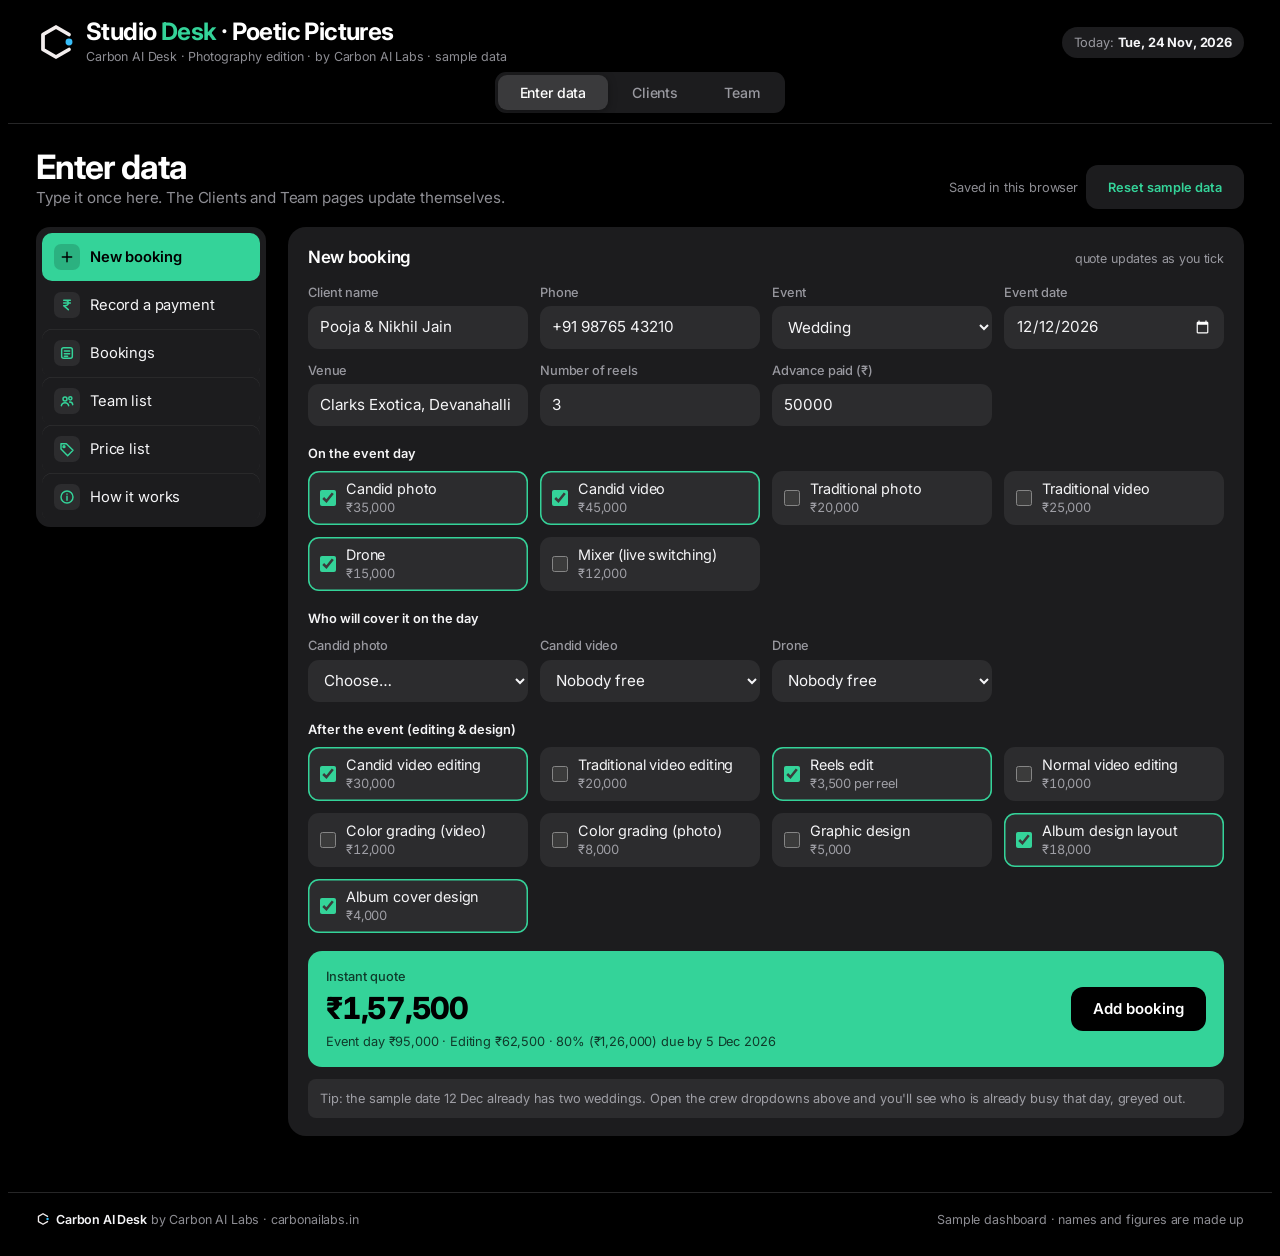
<file: carbon-ai-desk/studio-desk-demo/index.html>
<!doctype html>
<html lang="en">
<head>
<meta charset="utf-8">
<meta name="viewport" content="width=device-width, initial-scale=1, viewport-fit=cover">
<meta name="theme-color" content="#08080A">
<meta name="description" content="Studio Desk sample dashboard: bookings, payments, deliveries and team planning for photography studios. Carbon AI Desk by Carbon AI Labs.">
<meta name="robots" content="noindex">
<link rel="icon" href="/assets/favicon.svg" type="image/svg+xml">
<title>Poetic Pictures · Studio Desk by Carbon AI Desk</title>
<link rel="preconnect" href="https://fonts.googleapis.com">
<link rel="stylesheet" href="https://fonts.googleapis.com/css2?family=Inter:wght@400;500;600;700;800&display=swap">
<style>
/* Layout: sticky studio header with 3 tabs (inputs → client desk → team desk); each desk opens with a to-do strip, then calendar, then detail tables */
/* Carbon AI Studio look: black ground, sky blue accent, Apple system type, hex-grid watermark. Single dark look by design. */
:root{
  color-scheme:dark;
  --bg:#08080A; --surface:#121215; --sunk:#1B1B20; --ink:#F2F0EA; --muted:#A19E96; --line:#26262C;
  --plum:#34D399; --plum-soft:#0C2A22; --marigold:#34D399; --marigold-soft:#0C2A22; --crimson-deep:#059669; --silver:#C9C6BE;
  --good:#4CC38A; --good-soft:#10291D; --warn:#F0B03F; --warn-soft:#2E220C; --bad:#FF6B5E; --bad-soft:#331312;
  --t-wed:#34D399; --t-rec:#B48AE6; --t-eng:#38BDF8; --t-hal:#E4CB4A; --t-pre:#E97BA8; --t-oth:#8E96A3;
  --f-display:-apple-system,BlinkMacSystemFont,"SF Pro Display","Inter",system-ui,sans-serif;
  --f-body:-apple-system,BlinkMacSystemFont,"SF Pro Text","Inter",system-ui,sans-serif;
  --f-mono:"SF Mono",ui-monospace,Menlo,Consolas,monospace;
}

*{box-sizing:border-box}
[hidden]{display:none!important}
body{background:var(--bg);color:var(--ink);font-family:var(--f-body);font-size:14px;line-height:1.5}
body::before{content:"";position:fixed;inset:0 0 auto;height:env(safe-area-inset-top,0px);z-index:10;background:var(--surface)}
.wrap{max-width:1240px;margin:0 auto;padding-left:max(16px,env(safe-area-inset-left,0px));padding-right:max(16px,env(safe-area-inset-right,0px))}
h1,h2,h3{font-family:var(--f-display);text-wrap:balance;margin:0;letter-spacing:-.03em;color:#fff}
h2{font-size:2.4rem;font-weight:800;line-height:1.02;letter-spacing:-.045em}
h3{font-size:1rem;font-weight:700;letter-spacing:-.01em}
.num,td.n,.mono{font-family:var(--f-mono);font-variant-numeric:tabular-nums}
.muted{color:var(--muted)}
.eyebrow{font-size:.72rem;letter-spacing:.08em;text-transform:uppercase;color:var(--muted);font-weight:600}
.intro .eyebrow{color:var(--plum);display:flex;align-items:center;gap:8px}
.intro .eyebrow::before{content:"";width:8px;height:8px;border-radius:50%;background:var(--plum)}
.bars-acc{display:flex;gap:8px;margin-top:12px}.bars-acc i{height:5px;width:56px;background:var(--plum)}.bars-acc i+i{width:16px;background:var(--ink)}

header{position:sticky;top:env(safe-area-inset-top,0px);z-index:5;background:rgba(8,8,10,.92);backdrop-filter:blur(10px);-webkit-backdrop-filter:blur(10px);border-bottom:1px solid var(--line)}
.hd{display:flex;align-items:center;gap:16px;flex-wrap:wrap;padding-block:12px}
.brand{display:flex;align-items:center;gap:10px;margin-right:auto}
.brand svg{width:34px;height:34px;flex:none}
.brand h1{font-size:1rem;font-weight:700;letter-spacing:-.01em}
.brand h1 span{color:var(--plum)}
.brand small{display:block;color:var(--muted);font-size:.75rem}
.today{font-size:.78rem;color:var(--muted);border:1px solid var(--line);padding:6px 14px;border-radius:99px}.today b{color:var(--ink)}
nav.tabs{display:flex;gap:4px;overflow-x:auto}
nav.tabs a{padding:10px 14px;border-bottom:3px solid transparent;color:var(--muted);text-decoration:none;font-weight:600;white-space:nowrap;font-size:.9rem}
nav.tabs a[aria-current="page"]{color:var(--ink);border-color:var(--marigold)}
nav.tabs a:focus-visible,button:focus-visible,input:focus-visible,select:focus-visible{outline:2px solid var(--plum);outline-offset:2px}
nav.tabs .step{display:inline-grid;place-items:center;width:20px;height:20px;border-radius:50%;background:var(--sunk);font-size:.72rem;margin-right:6px}
nav.tabs a[aria-current="page"] .step{background:var(--plum);color:#fff}

main{padding-block:36px 64px;position:relative}
body::after{content:"";position:fixed;inset:0;z-index:-1;pointer-events:none;opacity:.07;background-image:url("data:image/svg+xml,%3Csvg xmlns='http://www.w3.org/2000/svg' width='51.96' height='90'%3E%3Cpath d='M25.98 0 L51.96 15 L51.96 45 L25.98 60 L0 45 L0 15 Z M25.98 60 L25.98 90' fill='none' stroke='%2334D399' stroke-width='0.8'/%3E%3C/svg%3E");-webkit-mask-image:radial-gradient(circle at 85% 10%,#000,transparent 60%);mask-image:radial-gradient(circle at 85% 10%,#000,transparent 60%)}
footer.site{border-top:1px solid var(--line);padding-block:18px;color:var(--muted);font-size:.78rem}
footer.site .wrap{display:flex;justify-content:space-between;gap:12px;flex-wrap:wrap;align-items:center}
footer.site b{color:var(--ink);font-weight:600}
footer.site svg{width:14px;height:14px;vertical-align:-2px;margin-right:6px}
section.page{display:grid;gap:20px}
.split{display:grid;grid-template-columns:220px minmax(0,1fr);gap:20px;align-items:start}
.sidenav{position:sticky;top:120px;display:flex;flex-direction:column;gap:4px;padding:8px;border:1px solid var(--line,rgba(255,255,255,.08));border-radius:16px;background:rgba(255,255,255,.02)}
.sidenav button{all:unset;cursor:pointer;display:flex;align-items:center;justify-content:space-between;gap:8px;padding:10px 12px;border-radius:10px;font-size:.88rem;color:var(--silver,#aaa);border-left:3px solid transparent}
.sidenav button:hover{background:rgba(255,255,255,.04);color:#fff}
.sidenav button:focus-visible{outline:2px solid var(--plum);outline-offset:1px}
.sidenav button[aria-current="true"]{background:rgba(52,211,153,.12);color:#fff;border-left-color:var(--plum);font-weight:600}
.sidenav .cnt{font-size:.72rem;min-width:20px;text-align:center;padding:1px 7px;border-radius:999px;background:var(--plum);color:#fff;font-weight:600}
.panes{min-width:0}
.bilink{display:inline-block;margin-top:12px;font-size:.8rem;font-weight:600;color:var(--plum);text-decoration:none}
.bilink:hover{text-decoration:underline}
.bicard{border:1.5px solid var(--plum);background:linear-gradient(180deg,rgba(52,211,153,.10),rgba(52,211,153,.02) 60%),var(--surface);scroll-margin-top:130px}
.bicard header h3{display:flex;align-items:center;gap:10px;flex-wrap:wrap}
.bicost{font-size:.75rem;font-weight:700;color:#fff;background:var(--plum);padding:4px 10px;border-radius:99px;white-space:nowrap}
.bigrid{display:grid;grid-template-columns:repeat(3,minmax(0,1fr));gap:12px}
.bi{background:var(--sunk);border:1px solid var(--line);border-radius:12px;padding:14px 16px;position:relative}
.bi::before{content:"";position:absolute;left:16px;top:0;width:24px;height:3px;background:var(--plum)}
.bih{font-weight:700;color:#fff;font-size:.92rem}
.bi ul{margin:6px 0 0;padding-left:18px;color:var(--muted);font-size:.82rem}
@media (max-width:900px){.bigrid{grid-template-columns:repeat(2,minmax(0,1fr))}}
@media (max-width:560px){.bigrid{grid-template-columns:minmax(0,1fr)}}

.lvform{grid-template-columns:repeat(3,minmax(0,1fr))}
.lvcal .chip.lv{background:var(--silver);color:#0B0B0C}
.lvcal .chip.lv.cl{background:#fff;color:#B3261E;box-shadow:inset 0 0 0 2px #FF3B30;font-weight:700}
.lvcal .day.many{box-shadow:inset 0 0 0 1px var(--warn)}
.lvh{margin:18px 0 8px;font-size:.9rem}
.lvlist{list-style:none;margin:0;padding:0;display:grid;gap:6px}
.lvlist li{display:grid;grid-template-columns:minmax(0,1fr) auto auto;gap:12px;align-items:center;padding:8px 12px;background:var(--sunk);border-radius:10px;font-size:.85rem}
.lvlist li>*{min-width:0}
.lvlist .x{all:unset;cursor:pointer;color:var(--muted);font-size:.78rem;padding:4px 8px;border-radius:6px;border:1px solid var(--line)}
.lvlist .x:hover{color:var(--bad);border-color:var(--bad)}
.lvlist .x:focus-visible{outline:2px solid var(--plum)}
@media (max-width:620px){.lvform{grid-template-columns:minmax(0,1fr)}.lvlist li{grid-template-columns:minmax(0,1fr) auto}.lvlist li .when{grid-column:1/-1;order:3}.lvcal .chip.lv{font-size:0;padding:0;height:6px;border-radius:3px}}

.mapsum{display:flex;flex-wrap:wrap;gap:8px;margin-bottom:14px}
.mapsum button{all:unset;cursor:pointer;font-size:.8rem;padding:6px 12px;border-radius:99px;border:1px solid var(--line);color:var(--muted)}
.mapsum button b{color:var(--ink);margin-left:4px}
.mapsum button[aria-pressed="true"]{border-color:var(--plum);color:var(--ink);background:rgba(52,211,153,.12)}
.mapsum button:focus-visible{outline:2px solid var(--plum)}
.maplist{display:grid;gap:12px}
.mcard{border:1px solid var(--line);border-radius:12px;padding:16px 18px;background:var(--sunk)}
.mhead{display:flex;flex-wrap:wrap;align-items:baseline;gap:6px 12px;margin-bottom:30px}
.mhead b{font-size:.98rem}.mhead .muted{font-size:.78rem}
.mhead .where{margin-left:auto;font-size:.78rem;color:var(--ink)}.mhead .where em{font-style:normal;color:var(--plum);font-weight:600}
.road{display:grid;grid-template-columns:repeat(5,minmax(0,1fr)) minmax(0,2fr);position:relative}
.stop{position:relative;padding-right:10px;min-width:0}
.stop::before{content:"";position:absolute;top:10px;left:22px;right:0;height:3px;background:var(--line)}
.stop.done::before{background:var(--plum)}
.stop.goal::before{display:none}
.dot{position:relative;z-index:1;width:22px;height:22px;border-radius:50%;display:grid;place-items:center;background:var(--surface);box-shadow:inset 0 0 0 2px var(--line);font-size:.7rem;color:#fff;font-weight:700}
.stop.done .dot{background:var(--plum);box-shadow:none}
.stop.now .dot{background:#fff;box-shadow:0 0 0 4px rgba(52,211,153,.45)}
.stop.late .dot{background:var(--bad-soft);box-shadow:inset 0 0 0 2px var(--bad)}
.stop.now.late .dot{background:#fff;box-shadow:0 0 0 4px rgba(255,107,94,.55)}
.here{position:absolute;top:-22px;left:-4px;font-size:.62rem;font-weight:700;letter-spacing:.06em;text-transform:uppercase;color:var(--plum);white-space:nowrap}
.stop .nm{margin-top:8px;font-size:.82rem;font-weight:600}
.stop .dt{font-size:.74rem;color:var(--muted)}
.stop .ex{font-size:.74rem;color:var(--muted)}
.stop.late .ex,.stop.late .dt{color:var(--bad)}
.goal .flag{display:inline-grid;place-items:center;width:22px;height:22px;border-radius:6px;background:var(--surface);box-shadow:inset 0 0 0 2px var(--line);font-size:.75rem}
.goal.done .flag{background:var(--good);box-shadow:none;color:#08080A}
.out{display:flex;flex-wrap:wrap;gap:5px;margin-top:6px}
.out span{font-size:.72rem;padding:3px 8px;border-radius:99px;border:1px solid var(--line);color:var(--muted);white-space:nowrap}
.out span.ok{border-color:transparent;background:var(--good-soft);color:var(--good)}
.out span.lt{border-color:var(--bad);color:var(--bad)}
.mcard{padding-top:26px}
@media (max-width:620px){.mhead{margin-bottom:16px}.road{grid-template-columns:minmax(0,1fr)}.stop{padding:0 0 16px 34px;padding-right:0}.stop::before{top:22px;left:10px;right:auto;bottom:0;width:3px;height:auto}.dot,.goal .flag{position:absolute;left:0;top:0}.stop .nm{margin-top:1px}.here{position:static;display:block;margin-bottom:2px}.mcard{padding-top:16px}}

@media (max-width:760px){.split{grid-template-columns:minmax(0,1fr)}.sidenav{position:static;flex-direction:row;overflow-x:auto;padding:6px;scrollbar-width:none}.sidenav button{white-space:nowrap;border-left:0;border-bottom:3px solid transparent;flex:none}.sidenav button[aria-current="true"]{border-bottom-color:var(--plum)}}

.intro{display:flex;gap:16px;align-items:flex-end;justify-content:space-between;flex-wrap:wrap}
.intro p{margin:4px 0 0;max-width:68ch;color:var(--muted)}
.card{background:var(--surface);border:1px solid var(--line);border-radius:14px;padding:20px;min-width:0}
.card > header{position:static;background:none;border:0;display:flex;justify-content:space-between;align-items:baseline;gap:12px;flex-wrap:wrap;margin-bottom:12px}
.grid2{display:grid;grid-template-columns:minmax(0,1.6fr) minmax(0,1fr);gap:20px}
.grid2e{display:grid;grid-template-columns:repeat(2,minmax(0,1fr));gap:20px}
@media (max-width:900px){.grid2,.grid2e{grid-template-columns:minmax(0,1fr)}}

.kpis{display:grid;grid-template-columns:repeat(auto-fit,minmax(170px,1fr));gap:12px}
.kpi{background:var(--surface);border:1px solid var(--line);border-radius:14px;padding:16px 18px;position:relative}
.kpi::before{content:"";position:absolute;left:18px;top:0;width:28px;height:3px;background:var(--plum)}
.kpi .v{font-family:var(--f-display);font-size:1.7rem;font-weight:800;letter-spacing:-.04em;margin-top:6px;font-variant-numeric:tabular-nums;color:#fff}
.kpi .s{font-size:.78rem;color:var(--muted)}
.kpi.alert .v{color:var(--bad)}
.kpi.ok .v{color:var(--good)}

/* to-do strip */
.todo{display:grid;gap:8px}
.todo li{display:grid;grid-template-columns:auto 1fr auto;gap:12px;align-items:center;padding:10px 12px;border-radius:10px;background:var(--sunk)}
.todo ul{list-style:none;margin:0;padding:0;display:grid;gap:8px}
.todo li>*{min-width:0}
@media (max-width:620px){.paytbl th:nth-child(3),.paytbl th:nth-child(4),.paytbl td:nth-child(3),.paytbl td:nth-child(4){display:none}.paytbl td:first-child{white-space:nowrap}}
@media (max-width:620px){.todo li{grid-template-columns:minmax(0,1fr);gap:4px}.todo li .pill{justify-self:start}}
.todo .when{font-family:var(--f-mono);font-size:.78rem;white-space:nowrap;color:var(--muted)}
.pill{display:inline-block;font-size:.7rem;font-weight:600;padding:2px 8px;border-radius:99px;letter-spacing:.02em;white-space:nowrap}
.p-bad{background:var(--bad-soft);color:var(--bad)} .p-warn{background:var(--warn-soft);color:var(--warn)}
.p-good{background:var(--good-soft);color:var(--good)} .p-info{background:#26262C;color:#F2F0EA}
.p-mute{background:var(--sunk);color:var(--muted)}

/* calendar */
.calnav{display:flex;gap:8px;align-items:center}
.calnav button{border:1px solid var(--line);background:var(--surface);color:var(--ink);border-radius:999px;width:36px;height:36px;cursor:pointer;font-size:1rem}
.calnav button:hover{background:var(--sunk)}
.calnav strong{min-width:130px;text-align:center;font-family:var(--f-display);color:#fff}
.cal{display:grid;grid-template-columns:repeat(7,minmax(0,1fr));gap:4px}
.cal .dow{font-size:.7rem;text-transform:uppercase;letter-spacing:.08em;color:var(--muted);text-align:center;padding-bottom:4px}
.cal .day{min-height:92px;background:var(--sunk);border-radius:8px;padding:5px;display:flex;flex-direction:column;gap:3px;min-width:0}
.cal .day.out{opacity:.35}
.cal .day.today{outline:2px solid var(--plum)}
.cal .dn{font-family:var(--f-mono);font-size:.72rem;color:var(--muted)}
.chip{font-size:.68rem;line-height:1.25;padding:2px 5px;border-radius:4px;color:#0B0B0C;overflow:hidden;text-overflow:ellipsis;white-space:nowrap;font-weight:500}
.chip.dl{background:transparent!important;border:1px dashed currentColor;color:var(--ink)}
.chip.dl.over{color:var(--bad)}
.t-wed{background:var(--t-wed);color:#0B0B0C} .t-rec{background:var(--t-rec);color:#0B0B0C} .t-eng{background:var(--t-eng);color:#0B0B0C}
.t-hal{background:var(--t-hal);color:#0B0B0C} .t-pre{background:var(--t-pre);color:#0B0B0C} .t-oth{background:var(--t-oth);color:#0B0B0C}
.legend{display:flex;gap:12px;flex-wrap:wrap;font-size:.75rem;color:var(--muted);margin-top:10px}
.legend span{display:inline-flex;align-items:center;gap:5px}
.legend i{width:10px;height:10px;border-radius:3px;display:inline-block}
@media (max-width:560px){.cal .day{min-height:56px}.cal .chip{font-size:0;padding:0;height:6px;border-radius:3px}.cal .chip.dl{height:6px}}

/* upcoming */
.upc{list-style:none;margin:0;padding:0;display:grid;gap:10px}
.upc li{display:grid;grid-template-columns:54px 1fr;gap:12px;align-items:start}
.datebox{border-radius:8px;text-align:center;padding:6px 0;background:var(--sunk)}
.datebox b{display:block;font-family:var(--f-display);font-size:1.35rem;font-weight:800;letter-spacing:-.03em;line-height:1;color:#fff}
.datebox span{font-size:.68rem;text-transform:uppercase;letter-spacing:.08em;color:var(--muted)}
.upc .t{font-weight:600}
.upc .sub{font-size:.8rem;color:var(--muted)}
.count{font-family:var(--f-mono);font-size:.75rem}

/* tables */
.tbl{overflow-x:auto}
table{border-collapse:collapse;width:100%;font-size:.85rem}
th{text-align:left;font-size:.7rem;text-transform:uppercase;letter-spacing:.07em;color:var(--muted);font-weight:600;padding:8px 10px;border-bottom:1px solid var(--line);white-space:nowrap}
td{padding:9px 10px;border-bottom:1px solid var(--line);vertical-align:top}
td.n,th.n{text-align:right;white-space:nowrap}
tr:last-child td{border-bottom:0}
.prog{height:6px;background:var(--sunk);border-radius:3px;overflow:hidden;min-width:70px}
.prog i{display:block;height:100%;background:var(--good)}

/* bars */
.bars{display:grid;gap:8px}
.bar{display:grid;grid-template-columns:minmax(110px,170px) 1fr auto;gap:10px;align-items:center;font-size:.82rem}
.bar .track{height:14px;background:var(--sunk);border-radius:4px;overflow:hidden}
.bar .track i{display:block;height:100%;border-radius:4px}
.bar .v{font-family:var(--f-mono);font-size:.78rem;min-width:72px;text-align:right}

/* availability grid */
.avail{overflow-x:auto}
.avail table{font-size:.72rem;min-width:1000px}
.avail th,.avail td{padding:4px;border:1px solid var(--line);text-align:center}
.avail th.who,.avail td.who{text-align:left;position:sticky;left:0;background:var(--surface);min-width:170px;z-index:1}
.avail td.who b{display:block;font-size:.8rem}
.avail td.who span{color:var(--muted)}
.avail th.wk{color:var(--muted)}
.avail th.tod{background:var(--plum);color:#fff}
.slot{border-radius:4px;padding:3px 2px;font-weight:600;line-height:1.2}
.slot.leave{background:var(--sunk);color:var(--muted);font-weight:500}
.slot.clash{background:#fff;color:#B3261E;box-shadow:inset 0 0 0 2px #FF3B30}
.slot.due{background:transparent;border:1px dashed var(--plum);color:var(--plum);font-weight:500}

/* team cards */
.team{display:grid;grid-template-columns:repeat(auto-fill,minmax(250px,1fr));gap:12px}
.member{background:var(--surface);border:1px solid var(--line);border-radius:14px;padding:14px;display:grid;gap:8px;align-content:start}
.member .top{display:flex;gap:10px;align-items:center}
.avatar{width:38px;height:38px;border-radius:50%;display:grid;place-items:center;font-family:var(--f-display);font-weight:700;background:var(--plum-soft);color:#7DD3FC;border:1px solid var(--plum);flex:none}
.member .role{font-size:.78rem;color:var(--muted)}
.member .row{display:flex;justify-content:space-between;font-size:.8rem;gap:8px}
.load{height:8px;background:var(--sunk);border-radius:4px;overflow:hidden}
.load i{display:block;height:100%}

/* inputs page */
.flow{display:grid;grid-template-columns:1fr auto 1fr auto 1fr;gap:12px;align-items:stretch}
.flow .box{background:var(--surface);border:1px solid var(--line);border-radius:14px;padding:18px}
.flow .box ul{margin:8px 0 0;padding-left:18px;color:var(--muted);font-size:.85rem}
.flow .box.mid{background:transparent;border:0;border-radius:0;position:relative;padding:22px}
.flow .box.mid::before,.flow .box.mid::after{content:"";position:absolute;width:28px;height:28px;border:2px solid var(--plum)}
.flow .box.mid::before{left:0;top:0;border-right:0;border-bottom:0}
.flow .box.mid::after{right:0;bottom:0;border-left:0;border-top:0}
.flow .box.mid .eyebrow{color:var(--plum)}
.flow .arrow{display:grid;place-items:center;color:var(--marigold);font-size:1.6rem;font-weight:700}
@media (max-width:860px){.flow{grid-template-columns:1fr}.flow .arrow{transform:rotate(90deg)}}
.rules{display:grid;gap:6px;margin-top:8px;font-size:.85rem}
.rules div{display:flex;gap:8px}
.rules b{color:#fff;min-width:80px}

form.add{display:grid;grid-template-columns:repeat(auto-fit,minmax(200px,1fr));gap:12px}
form.add label{display:grid;gap:4px;font-size:.8rem;font-weight:600}
form.add input,form.add select{font:inherit;font-weight:400;padding:9px 12px;border:1px solid var(--line);border-radius:10px;background:var(--bg);color:var(--ink);width:100%}
form.add input:focus,form.add select:focus{border-color:var(--plum)}
.checks input{accent-color:var(--plum)}
fieldset{border:1px solid var(--line);border-radius:10px;padding:10px 12px;grid-column:1/-1;margin:0}
legend{font-size:.8rem;font-weight:600;padding:0 4px}
.checks{display:grid;grid-template-columns:repeat(auto-fill,minmax(190px,1fr));gap:6px 14px}
.checks label{display:flex!important;gap:8px;align-items:center;font-weight:400!important;grid-template-columns:none}
.checks input{width:auto!important}
.checks .pr{margin-left:auto;font-family:var(--f-mono);font-size:.72rem;color:var(--muted)}
.quote{grid-column:1/-1;display:flex;flex-wrap:wrap;gap:16px;align-items:center;justify-content:space-between;background:var(--plum);color:#fff;border-radius:14px;padding:16px 18px}
.quote .eyebrow,.quote .muted{color:rgba(255,255,255,.8)!important}
.quote .big{font-family:var(--f-display);font-size:1.9rem;font-weight:800;letter-spacing:-.04em}
.quote .btn{background:#0B0B0C;color:#fff}
.btn{font:inherit;font-weight:600;background:var(--plum);color:#fff;border:0;border-radius:999px;padding:11px 22px;cursor:pointer;min-height:44px}
.btn:hover{filter:brightness(1.1)}
.toast{position:fixed;left:50%;bottom:calc(20px + env(safe-area-inset-bottom,0px));transform:translateX(-50%);background:#fff;color:#0B0B0C;border-left:4px solid var(--plum);padding:10px 16px;border-radius:10px;font-size:.85rem;z-index:20;max-width:calc(100% - 32px)}
.assign{display:grid;gap:12px}
.ashoot{border:1px solid var(--line);border-radius:12px;padding:14px;display:grid;gap:12px;background:var(--bg)}
.ashoot .hd2{display:flex;flex-wrap:wrap;gap:8px 12px;align-items:center}
.ashoot .hd2 .when{font-family:var(--f-mono);font-size:.78rem;color:var(--muted)}
.ashoot .hd2 .st{margin-left:auto}
.slots{display:grid;grid-template-columns:repeat(auto-fill,minmax(210px,1fr));gap:10px}
.slots label,.crewpick label{display:grid;gap:4px;font-size:.75rem;font-weight:600;color:var(--muted)}
.slots select,.crewpick select{font:inherit;font-size:.85rem;font-weight:500;color:var(--ink);background:var(--surface);border:1px solid var(--line);border-radius:10px;padding:8px 10px;min-height:40px;width:100%}
.slots select.empty,.crewpick select.empty{border-color:var(--warn);color:var(--warn)}
.slots select.bad{border-color:var(--bad);color:var(--bad)}
.slots select:focus,.crewpick select:focus{border-color:var(--plum);outline:none}
.crewpick{display:grid;grid-template-columns:repeat(auto-fill,minmax(190px,1fr));gap:10px}
.note.promo{background:rgba(52,211,153,.12);border:1.5px solid var(--plum);border-left:5px solid var(--plum);color:#F2F0EA;font-size:.85rem;padding:12px 14px;border-radius:10px}
.note.promo b{color:#fff;display:block;margin:6px 0 2px;font-size:.95rem}
.tagc{display:inline-block;background:var(--plum);color:#fff;font-size:.68rem;font-weight:700;letter-spacing:.06em;text-transform:uppercase;padding:3px 8px;border-radius:99px}
.payform{align-items:end}
.payhint{grid-column:1/-1;font-size:.82rem;color:var(--muted);background:var(--bg);border:1px solid var(--line);border-radius:10px;padding:10px 12px}
.payhint b{color:#fff}
.payact{grid-column:1/-1;display:flex;gap:10px;flex-wrap:wrap;align-items:center}
.btn.ghost{background:transparent;border:1px solid var(--line);color:var(--ink)}
.savebar{display:flex;gap:10px;align-items:center;flex-wrap:wrap;font-size:.8rem;color:var(--muted)}
.note{font-size:.8rem;color:var(--muted);background:var(--sunk);border-radius:8px;padding:10px 12px}
tr.new td{background:var(--plum-soft)}
@media (prefers-reduced-motion:no-preference){.kpi,.card{transition:border-color .2s}}

/* ================= iOS-style layer: simpler, calmer, rounder ================= */
:root{
  --bg:#000; --surface:#1C1C1E; --sunk:#2C2C2E; --ink:#F5F5F7; --muted:rgba(235,235,245,.6); --line:rgba(84,84,88,.45);
  --plum:#34D399; --marigold:#34D399; --plum-soft:rgba(52,211,153,.16);
  --good:#30D158; --good-soft:rgba(48,209,88,.16); --warn:#FF9F0A; --warn-soft:rgba(255,159,10,.16); --bad:#FF453A; --bad-soft:rgba(255,69,58,.16);
  --silver:#D1D1D6; --r:18px; --ease:cubic-bezier(.2,.8,.2,1);
  --f-mono:-apple-system,BlinkMacSystemFont,"SF Pro Text","Inter",system-ui,sans-serif;
}
body{font-size:15px;letter-spacing:-.01em;-webkit-font-smoothing:antialiased}
body::after{display:none}
.num,td.n,.mono{font-variant-numeric:tabular-nums}
h2{font-size:2.1rem;font-weight:700;letter-spacing:-.03em}
h3{font-size:1.06rem;font-weight:600;letter-spacing:-.015em}
.eyebrow{text-transform:none;letter-spacing:0;font-size:.8rem;font-weight:500}
.bars-acc{display:none}

/* header + segmented tabs */
header{background:rgba(0,0,0,.72);backdrop-filter:saturate(180%) blur(20px);-webkit-backdrop-filter:saturate(180%) blur(20px);border-bottom:.5px solid var(--line)}
.hd{padding-block:10px 6px}
.brand svg{width:40px;height:40px}
.brand h1{font-size:1.5rem;font-weight:700;letter-spacing:-.025em;line-height:1.15}
.brand small{font-size:.78rem;margin-top:2px}
.sidenav .lbl{display:flex;align-items:center;gap:10px}
.sidenav .ic{width:26px;height:26px;flex:none;display:grid;place-items:center;border-radius:7px;background:var(--sunk);color:var(--plum)}
.sidenav .ic svg{width:16px;height:16px}
.sidenav button[aria-current="true"] .ic{background:rgba(255,255,255,.22);color:#fff}
.today{border:0;background:var(--surface);padding:6px 12px;font-size:.8rem}
header > .wrap:last-child{display:flex;justify-content:center;padding-bottom:10px}
nav.tabs{display:inline-flex;gap:2px;background:var(--surface);padding:3px;border-radius:11px;position:relative}
nav.tabs a{border:0;padding:7px 22px;border-radius:9px;font-size:.88rem;font-weight:500;color:var(--muted);transition:background .25s var(--ease),color .25s var(--ease)}
nav.tabs a[aria-current="page"]{background:#3A3A3C;color:#fff;box-shadow:0 2px 8px rgba(0,0,0,.35)}
nav.tabs .step{display:none}

/* page frame */
main{padding-block:26px 56px}
section.page{gap:18px}
section.page:not([hidden]){animation:pageIn .35s var(--ease)}
@keyframes pageIn{from{opacity:0;transform:translateY(6px)}to{opacity:1;transform:none}}
.intro{align-items:flex-end}
.intro p{font-size:.95rem;margin-top:2px}
.savebar{font-size:.8rem;gap:8px}

/* cards */
.card,.kpi,.flow .box{border:0;border-radius:var(--r);background:var(--surface)}
.card{padding:18px 20px}
.card > header{position:static;background:none;backdrop-filter:none;-webkit-backdrop-filter:none;border:0}

/* KPI tiles */
.kpis{gap:12px}
.kpi{padding:16px 18px}
.kpi::before{display:none}
.kpi .l,.kpi .lbl,.kpi > div:first-child{text-transform:none;letter-spacing:0}
.kpi .v{font-family:var(--f-display);font-weight:700;font-size:1.75rem;letter-spacing:-.03em}

/* left menu = iOS inset grouped list */
@media (min-width:761px){.split{grid-template-columns:230px minmax(0,1fr);gap:22px}}
.sidenav{top:132px;border:0;background:var(--surface);border-radius:14px;padding:6px;gap:0}
.sidenav button{border-left:0!important;border-radius:10px;padding:11px 12px;font-size:.92rem;color:var(--ink);transition:background .2s var(--ease),color .2s var(--ease)}
.sidenav button + button{box-shadow:inset 0 .5px 0 var(--line)}
.sidenav button[aria-current="true"]{background:var(--plum);color:#fff;font-weight:600;box-shadow:none}
.sidenav button[aria-current="true"] + button{box-shadow:none}
.sidenav button[aria-current="true"] .cnt{background:#fff;color:var(--plum)}
.sidenav .cnt{background:var(--plum);font-size:.75rem;padding:1px 8px}
.pane:not([hidden]){animation:paneIn .3s var(--ease)}
@keyframes paneIn{from{opacity:0;transform:translateX(8px)}to{opacity:1;transform:none}}
.pane[data-sec="how"]{display:grid;gap:18px}

/* tables: quiet headers, hairline rows */
th{text-transform:none;letter-spacing:0;font-size:.78rem;font-weight:500;border-bottom:.5px solid var(--line)}
td{border-bottom:.5px solid var(--line)!important}
tbody tr:last-child td{border-bottom:0!important}

/* pills */
.pill{border-radius:99px;font-weight:600;letter-spacing:0;padding:3px 10px;font-size:.74rem}

/* forms: filled iOS fields */
form.add label{font-size:.8rem;color:var(--muted);font-weight:500}
input,select,textarea{background:var(--sunk)!important;border:0!important;border-radius:11px!important;color:var(--ink)!important;min-height:42px;font:inherit;font-size:.95rem!important;transition:box-shadow .2s var(--ease)}
input:focus,select:focus{outline:0!important;box-shadow:0 0 0 3px rgba(52,211,153,.45)}
fieldset{border:0!important;background:var(--sunk);border-radius:14px;padding:12px 14px!important}
.btn{border-radius:12px;font-weight:600;transition:transform .15s var(--ease),filter .2s}
.btn:active{transform:scale(.97)}
.btn.ghost{border:0;background:var(--surface);color:var(--plum)}
.payhint{border:0!important;background:var(--sunk)!important;border-radius:12px!important}

/* calendars & chips */
.cal .day{border-radius:10px;background:#2C2C2E}
.cal .day.today{outline:2px solid var(--plum)}
.chip{border-radius:6px}
.calnav button{border:0;background:var(--sunk)}

/* client map */
.mcard{border:0;background:var(--sunk);border-radius:16px}
.mapsum button{border:0;background:var(--sunk);color:var(--ink)}
.mapsum button[aria-pressed="true"]{background:var(--plum);color:#fff}
.mapsum button[aria-pressed="true"] b{color:#fff}

/* team/crew */
.assign > *,.tcard,.team > *{border-radius:16px!important}
.ashoot{border:0;background:var(--sunk);border-radius:16px}
.ashoot select{background:#3A3A3C!important}
.lvlist li{border-radius:12px}

/* promo + BI in accent blue, softer */
.note.promo{border:0;border-radius:14px;background:rgba(52,211,153,.12);box-shadow:inset 3px 0 0 var(--plum)}
.bicard{border:0!important;background:linear-gradient(180deg,rgba(52,211,153,.14),rgba(52,211,153,.03) 60%),var(--surface)!important}
.bi{border:0;border-radius:14px;background:var(--sunk)}
.flow .box.mid::before,.flow .box.mid::after{display:none}
.flow .box.mid{background:var(--surface);border-radius:var(--r);padding:18px}
.toast{border-radius:14px;border-left:0;background:rgba(44,44,46,.96);color:#fff;backdrop-filter:blur(20px);box-shadow:0 10px 30px rgba(0,0,0,.4)}

footer.site{border-top:.5px solid var(--line)}

@media (max-width:760px){
  .brand svg{width:32px;height:32px}
  .brand h1{font-size:1.2rem}
  .sidenav .ic{width:22px;height:22px}
  .sidenav{border-radius:12px;padding:4px}
  .sidenav button{border-bottom:0!important;padding:9px 14px}
  .sidenav button + button{box-shadow:none}
  nav.tabs{width:100%}
  nav.tabs a{flex:1;text-align:center;padding:7px 8px}
  h2{font-size:1.75rem}
}
@media (prefers-reduced-motion:reduce){
  section.page:not([hidden]),.pane:not([hidden]){animation:none}
  *{transition:none!important}
}

/* booking form: every row on the same 4-column grid as the fields above */
form.add fieldset{background:transparent!important;padding:0!important;margin:6px 0 0;min-width:0}
form.add legend{float:left;width:100%;padding:0;margin:0 0 8px;font-size:.8rem;font-weight:600;color:var(--ink);letter-spacing:0}
form.add legend + *{clear:both}
form.add .checks,form.add .crewpick{display:grid;grid-template-columns:repeat(auto-fill,minmax(200px,1fr));gap:12px}
form.add .checks label{min-height:54px;padding:8px 12px;line-height:1.25;background:var(--sunk);border-radius:11px;font-size:.9rem;color:var(--ink);cursor:pointer;gap:10px;transition:box-shadow .2s var(--ease)}
form.add .checks label:has(input:checked){box-shadow:inset 0 0 0 1.5px var(--plum)}
form.add .checks input{min-height:0;width:16px!important;height:16px;margin:0;flex:none}
form.add .checks .nm{min-width:0}
form.add .checks .pr{display:block;margin:2px 0 0;font-family:inherit;font-size:.8rem;font-variant-numeric:tabular-nums;white-space:nowrap}
form.add .crewpick label{font-size:.8rem;font-weight:500;color:var(--muted);gap:4px}
form.add .crewpick select{background:var(--sunk)!important;min-height:42px;padding:0 12px;font-size:.95rem}
form.add .quote{margin-top:6px}
.row>span.muted:first-child{white-space:nowrap;margin-right:12px}

/* Carbon AI Desk palette: black + Mint #34D399, black text on blue fills */
nav.tabs a[aria-current="page"] .step,.sidenav .cnt,.bicost,.avail th.tod,.tagc,.btn,.mapsum button[aria-pressed="true"]{color:#000!important}
.btn.ghost{color:var(--plum)!important}
.sidenav button[aria-current="true"]{color:#000!important}
.sidenav button[aria-current="true"] .ic{background:rgba(0,0,0,.16)!important;color:#000!important}
.sidenav button[aria-current="true"] .cnt{background:#000!important;color:var(--plum)!important}
.quote{color:#000!important}
.quote .eyebrow,.quote .muted{color:rgba(0,0,0,.72)!important}
.quote .btn{background:#000!important;color:#fff!important}
.stop.done .dot{color:#000}

/* ===== Phone: Liquid Glass bottom tab bar, dual tone (black glass + Mint) ===== */
.tabbar{display:none}
@media (max-width:760px){
  /* ambient backdrop so the glass has colour to pick up */
  body::before{content:"";position:fixed;inset:0;z-index:-1;pointer-events:none;background:
    radial-gradient(28rem 22rem at 15% 105%,rgba(52,211,153,.22),transparent 62%),
    radial-gradient(24rem 20rem at 90% 95%,rgba(99,102,241,.18),transparent 62%),
    radial-gradient(30rem 24rem at 50% -8%,rgba(52,211,153,.10),transparent 60%)}
  body{background:#000;padding-bottom:calc(108px + env(safe-area-inset-bottom,0px))}
  header > .wrap:last-child{display:none}
  body>header .today{display:none}
  body>header .brand small{white-space:nowrap;overflow:hidden;text-overflow:ellipsis;max-width:calc(100vw - 90px)}
  body>header .brand h1{font-size:1.2rem}
  body>header .hd{padding-block:10px}
  body>header{background:rgba(0,0,0,.55)!important;backdrop-filter:blur(22px) saturate(180%);-webkit-backdrop-filter:blur(22px) saturate(180%)}
  .tabbar{display:flex;position:fixed;z-index:60;left:16px;right:16px;bottom:calc(14px + env(safe-area-inset-bottom,0px));
    max-width:440px;margin:0 auto;padding:6px;gap:4px;border-radius:9999px;
    background:linear-gradient(180deg,rgba(255,255,255,.10),rgba(179,179,179,.05)),rgba(22,22,27,.55);
    border:1px solid rgba(255,255,255,.08);
    box-shadow:0 18px 40px rgba(0,0,0,.45),inset 0 1px 0 rgba(255,255,255,.5),inset 0 0 0 1px rgba(255,255,255,.1),inset 0 -1px 0 rgba(255,255,255,.06);
    backdrop-filter:blur(22px) saturate(180%);-webkit-backdrop-filter:blur(22px) saturate(180%)}
  .tabbar a{flex:1;display:flex;flex-direction:column;align-items:center;justify-content:center;gap:3px;min-height:54px;border-radius:9999px;
    text-decoration:none;color:rgba(235,235,245,.72);font-size:.7rem;font-weight:600;letter-spacing:0;background:transparent;border:0;
    transition:background .3s var(--ease),color .3s var(--ease),transform .15s var(--ease);-webkit-tap-highlight-color:transparent}
  .tabbar a svg{width:22px;height:22px}
  .tabbar a:active{transform:scale(.94)}
  .tabbar a[aria-current="page"]{color:#000;background:linear-gradient(155deg,rgba(110,231,183,.98),rgba(52,211,153,.92));
    box-shadow:0 6px 18px rgba(52,211,153,.35),inset 0 1px 0 rgba(255,255,255,.6),inset 0 0 0 1px rgba(255,255,255,.18)}
  .tabbar a:focus-visible{outline:2px solid #34D399;outline-offset:2px}
  .toast{bottom:calc(96px + env(safe-area-inset-bottom,0px))!important}
  footer.site{margin-bottom:0}
  /* section switcher on phone: dual-tone glass chips */
  .sidenav{background:rgba(28,28,30,.6)!important;backdrop-filter:blur(12px);-webkit-backdrop-filter:blur(12px);box-shadow:inset 0 1px 0 rgba(255,255,255,.12),inset 0 0 0 1px rgba(255,255,255,.06)}
}
@media (prefers-reduced-motion:reduce){.tabbar a{transition:none}}
</style>
</head>
<body>

<header>
  <div class="wrap hd">
    <div class="brand"><svg viewBox="0 0 64 64" role="img" aria-label="Carbon AI Labs"><path d="M52.8 20 L32 8 L11.2 20 L11.2 44 L32 56 L52.8 44" fill="none" stroke="#F3EEEE" stroke-width="6" stroke-linejoin="round" stroke-linecap="round"/><circle cx="52.8" cy="32" r="5.5" fill="#38BDF8"/></svg><div><h1>Studio <span>Desk</span> · Poetic Pictures</h1><small>Carbon AI Desk · Photography edition · by Carbon AI Labs · sample data</small></div></div>
    <span class="today">Today: <b id="todayLbl"></b></span>
  </div>
  <div class="wrap"><nav class="tabs" aria-label="Pages">
    <a href="#data">Enter data</a>
    <a href="#clients">Clients</a>
    <a href="#team">Team</a>
  </nav></div>
</header>

<main class="wrap">
  <!-- ============ PAGE 1: INPUTS ============ -->
  <section class="page" id="p-data" hidden>
    <div class="intro"><div>
      <h2>Enter data</h2>
      <p>Type it once here. The Clients and Team pages update themselves.</p>
    </div><div class="savebar"><span>Saved in this browser</span><button class="btn ghost" type="button" id="resetBtn">Reset sample data</button></div></div>
    <div class="split" data-split="data">
      <nav class="sidenav" aria-label="Input sections"></nav>
      <div class="panes">
    <div class="card pane" data-sec="pay" data-order="2" data-icon="pay" data-label="Record a payment" id="payCard"><header><h3>Record a payment</h3><span class="muted" style="font-size:.78rem">enter it when money comes in</span></header>
      <form class="add payform" id="payForm">
        <label for="pClient">Client<select id="pClient" required></select></label>
        <label for="pDate">Date received<input id="pDate" type="date" required></label>
        <label for="pAmt">Amount (₹)<input id="pAmt" type="number" min="1" step="1" inputmode="numeric" placeholder="e.g. 50000" required></label>
        <label for="pMode">Paid by<select id="pMode"><option>UPI</option><option>Bank transfer</option><option>Cash</option><option>Cheque</option><option>Card</option></select></label>
        <label for="pNote">Note (optional)<input id="pNote" placeholder="e.g. second instalment"></label>
        <div class="payhint" id="pHint"></div>
        <div class="payact"><button class="btn" type="submit">Record payment</button></div>
      </form>
      <div class="tbl paytbl" style="margin-top:14px"><table><thead><tr><th>Date</th><th>Client</th><th>Paid by</th><th>Note</th><th class="n">Amount (₹)</th></tr></thead><tbody id="payRows"></tbody></table></div></div>
    <div class="card pane" data-sec="book" data-order="1" data-icon="plus" data-label="New booking" id="addCard"><header><h3>New booking</h3><span class="muted" style="font-size:.78rem">quote updates as you tick</span></header>
      <form class="add" id="addForm">
        <label for="fName">Client name<input id="fName" required value="Pooja & Nikhil Jain"></label>
        <label for="fPhone">Phone<input id="fPhone" value="+91 98765 43210"></label>
        <label for="fType">Event<select id="fType"><option>Wedding</option><option>Reception</option><option>Engagement</option><option>Haldi</option><option>Pre-wedding shoot</option><option>Birthday</option></select></label>
        <label for="fDate">Event date<input id="fDate" type="date" required value="2026-12-12"></label>
        <label for="fVenue">Venue<input id="fVenue" value="Clarks Exotica, Devanahalli"></label>
        <label for="fReels">Number of reels<input id="fReels" type="number" min="0" max="20" value="3"></label>
        <label for="fAdv">Advance paid (₹)<input id="fAdv" type="number" min="0" step="1000" value="50000"></label>
        <fieldset><legend>On the event day</legend><div class="checks" id="shootChecks"></div></fieldset>
        <fieldset><legend>Who will cover it on the day</legend><div class="crewpick" id="crewPick"></div></fieldset>
        <fieldset><legend>After the event (editing & design)</legend><div class="checks" id="postChecks"></div></fieldset>
        <div class="quote"><div><div class="eyebrow">Instant quote</div><div class="big num" id="qTotal">₹0</div><div class="muted" style="font-size:.8rem" id="qSplit"></div></div><button class="btn" type="submit">Add booking</button></div>
      </form>
      <p class="note" style="margin:12px 0 0">Tip: the sample date 12 Dec already has two weddings. Open the crew dropdowns above and you'll see who is already busy that day, greyed out.</p>
    </div>
    <div class="card pane" data-sec="bookings" data-order="3" data-icon="list" data-label="Bookings"><header><h3>Bookings</h3><span class="muted" style="font-size:.78rem">one row per event</span></header>
      <div class="tbl"><table><thead><tr><th>Client</th><th>Phone</th><th>Event</th><th>Date</th><th>Venue</th><th>Services booked</th></tr></thead><tbody id="bookRows"></tbody></table></div></div>
      <div class="card pane" data-sec="teamlist" data-order="4" data-icon="team" data-label="Team list"><header><h3>Team list</h3><span class="muted" style="font-size:.78rem">who can do which job</span></header>
        <div class="tbl"><table><thead><tr><th>Name</th><th>Role</th><th>Phone</th><th>Leave</th></tr></thead><tbody id="teamRows"></tbody></table></div></div>
      <div class="card pane" data-sec="prices" data-order="5" data-icon="tag" data-label="Price list"><header><h3>Price list</h3><span class="muted" style="font-size:.78rem">set once, edit when prices change</span></header>
        <div class="tbl"><table><thead><tr><th>Service</th><th>Type</th><th>Charged</th><th class="n">Price (₹)</th><th class="n">Ready in</th></tr></thead><tbody id="priceRows"></tbody></table></div>
        <p class="note promo" style="margin:14px 0 0"><span class="tagc">Carbon AI Labs</span><b>Not sure your prices are right?</b> Carbon AI Labs also offers a competitive pricing analysis, comparing your rates with other studios in your area, for an additional cost.</p></div>
    <div class="pane" data-sec="how" data-order="6" data-icon="info" data-label="How it works">
    <div class="flow">
      <div class="box"><div class="eyebrow">What you enter</div><h3 style="margin-top:4px">Raw data</h3>
        <ul><li>Client name, phone, email</li><li>Each event: type, date, venue</li><li>Services booked per event</li><li>Payments received</li><li>Team: name, role, phone, leave days</li></ul></div>
      <div class="arrow" aria-hidden="true">→</div>
      <div class="box mid"><div class="eyebrow">What the dashboard works out</div><h3 style="margin-top:4px">Simple rules</h3>
        <div class="rules" id="rulesList"></div></div>
      <div class="arrow" aria-hidden="true">→</div>
      <div class="box"><div class="eyebrow">What you get</div><h3 style="margin-top:4px">Answers, every morning</h3>
        <ul><li>Who owes money, and by when</li><li>Which edits and albums are late</li><li>Shoot calendar for the month</li><li>Who is working where, each day</li><li>Double bookings flagged early</li></ul>
        <a class="bilink" href="#biCard">+ BI consultation add-ons ↓</a></div>
    </div>
    <div class="card bicard" id="biCard"><header><h3><span class="tagc">Carbon AI Labs</span> Add-on · BI consultation services</h3><span class="bicost">Built on request · additional cost</span></header>
      <p class="muted" style="margin:0 0 14px;max-width:72ch">Beyond the daily answers above, Carbon AI Labs can set up business intelligence for your studio: the numbers that show where money comes from, where it goes and what is coming next. Pick only the ones you need.</p>
      <div class="bigrid">
        <div class="bi"><div class="bih">Marketing KPIs</div><ul><li>Cost per enquiry and per booking</li><li>Enquiry-to-booking rate</li><li>Best channel: Instagram, referrals, ads, walk-ins</li></ul></div>
        <div class="bi"><div class="bih">Investment tracking</div><ul><li>Money put into gear, ads and studio</li><li>Return on each investment</li><li>Payback period for new equipment</li></ul></div>
        <div class="bi"><div class="bih">Revenue and profit</div><ul><li>Monthly revenue and profit</li><li>Profit per event after crew, travel and editing costs</li><li>Most and least profitable services</li></ul></div>
        <div class="bi"><div class="bih">Sales forecast</div><ul><li>Expected bookings for the next 6 months</li><li>Wedding-season and muhurat-date demand</li><li>Revenue target vs. actual</li></ul></div>
        <div class="bi"><div class="bih">Cash flow forecast</div><ul><li>Money coming in vs. going out, week by week</li><li>Early warning for tight months</li><li>Pending dues by age</li></ul></div>
        <div class="bi"><div class="bih">Customer value</div><ul><li>Average booking value</li><li>Repeat and referral rate</li><li>Upsell rate: albums, reels, drone</li></ul></div>
        <div class="bi"><div class="bih">Package performance</div><ul><li>Which packages sell best</li><li>Discounts given and their cost</li><li>Price changes and their effect</li></ul></div>
        <div class="bi"><div class="bih">Team productivity</div><ul><li>Shoot days and edits per person</li><li>Editing turnaround time</li><li>Freelancer spend vs. in-house</li></ul></div>
        <div class="bi"><div class="bih">Expense breakdown</div><ul><li>Spend by category each month</li><li>Cost per shoot day</li><li>Overheads as a share of revenue</li></ul></div>
      </div></div>
    </div>
      </div>
    </div>
  </section>

  <!-- ============ PAGE 2: CLIENTS ============ -->
  <section class="page" id="p-clients" hidden>
    <div class="intro"><div>
      <h2>Clients</h2>
      <p>Money, dates and deliveries for every client.</p>
    </div></div>
    <div class="kpis" id="cKpis"></div>
    <div class="split" data-split="clients">
      <nav class="sidenav" aria-label="Client sections"></nav>
      <div class="panes">
    <div class="card pane" data-sec="attention" data-label="Needs your attention" data-count="cTodo"><header><h3>Needs your attention</h3><span class="muted" style="font-size:.78rem">payments, deliveries and shoots in the next 7 days, plus anything overdue</span></header><div class="todo"><ul id="cTodo"></ul></div></div>
    <div class="card pane" data-sec="map" data-label="Client map"><header><h3>Client map</h3><span class="muted" style="font-size:.78rem">where each client is on the road from booking to final delivery</span></header>
      <div class="mapsum" id="mapSum"></div>
      <div class="maplist" id="mapList"></div>
      <div class="legend" style="margin-top:14px"><span><i style="background:var(--plum)"></i>Done</span><span><i style="background:#fff;box-shadow:0 0 0 3px rgba(52,211,153,.5)"></i>You are here</span><span><i style="background:var(--sunk);box-shadow:inset 0 0 0 1px var(--line)"></i>Still ahead</span><span><i style="background:var(--bad-soft);box-shadow:inset 0 0 0 2px var(--bad)"></i>Running late</span></div></div>
    <div class="card pane" data-sec="calendar" data-label="Event calendar"><header><h3>Event calendar</h3><div class="calnav"><button type="button" id="calPrev" aria-label="Previous month">‹</button><strong id="calLbl"></strong><button type="button" id="calNext" aria-label="Next month">›</button></div></header>
        <div class="cal" id="cal"></div>
        <div class="legend" id="calLegend"></div></div>
    <div class="card pane" data-sec="upcoming" data-label="Coming up"><header><h3>Coming up</h3><span class="muted" style="font-size:.78rem">next 6 shoots</span></header><ul class="upc" id="upc"></ul></div>
    <div class="card pane" data-sec="delivery" data-label="Delivery tracker"><header><h3>Delivery tracker</h3><span class="muted" style="font-size:.78rem">due date = last event date + ready-in days from the price list</span></header>
      <div class="tbl"><table><thead><tr><th>Due</th><th>Client</th><th>Deliverable</th><th>Editor</th><th>Status</th></tr></thead><tbody id="dRows"></tbody></table></div></div>
    <div class="card pane" data-sec="payments" data-label="Payments"><header><h3>Payments</h3><span class="muted" style="font-size:.78rem">30% to book · 80% by 7 days before the first event · rest on final delivery</span></header>
        <div class="tbl"><table><thead><tr><th>Client</th><th class="n">Package</th><th class="n">Received</th><th>Paid</th><th class="n">Next amount</th><th>Due by</th></tr></thead><tbody id="payTbl"></tbody></table></div></div>
    <div class="card pane" data-sec="earnings" data-label="What earns the money"><header><h3>What earns the money</h3><span class="muted" style="font-size:.78rem">booked value by service</span></header><div class="bars" id="mix"></div></div>
    <div class="card pane" data-sec="directory" data-label="Client directory"><header><h3>Client directory</h3></header>
      <div class="tbl"><table><thead><tr><th>Client</th><th>Contact</th><th>Events</th><th class="n">Package</th><th>Stage</th></tr></thead><tbody id="dirRows"></tbody></table></div></div>
      </div>
    </div>
  </section>

  <!-- ============ PAGE 3: TEAM ============ -->
  <section class="page" id="p-team" hidden>
    <div class="intro"><div>
      <h2>Team</h2>
      <p>Who shoots where, who is free and what's left to edit.</p>
    </div></div>
    <div class="kpis" id="tKpis"></div>
    <div class="split" data-split="team">
      <nav class="sidenav" aria-label="Team sections"></nav>
      <div class="panes">
    <div class="card pane" id="clashCard" data-sec="crew" data-label="Needs crew" data-count="clashList"><header><h3>Needs crew</h3><span class="muted" style="font-size:.78rem">services with nobody assigned yet</span></header><div class="todo"><ul id="clashList"></ul></div></div>
    <div class="card pane" data-sec="assign" data-label="Assign crew to shoots"><header><h3>Assign crew to shoots</h3><span class="muted" style="font-size:.78rem">pick a person for each service · greyed-out names are on leave or busy that day</span></header><div class="assign" id="assignList"></div></div>
    <div class="card pane" data-sec="schedule" data-label="Who is where"><header><h3>Who is where · next 3 weeks</h3><span class="muted" style="font-size:.78rem">scroll sideways on a phone</span></header>
      <div class="avail" id="avail"></div>
      <div class="legend"><span><i class="t-wed"></i>Wedding</span><span><i class="t-rec"></i>Reception</span><span><i class="t-eng"></i>Engagement</span><span><i class="t-hal"></i>Haldi</span><span><i class="t-pre"></i>Pre-wedding</span><span><i class="t-oth"></i>Other</span><span><i style="background:#fff;box-shadow:inset 0 0 0 2px #FF3B30"></i>Clash</span><span><i style="border:1px dashed var(--plum)"></i>Edit due</span></div></div>
    <div class="card pane" data-sec="leave" data-label="Leave calendar"><header><h3>Leave calendar</h3><div class="calnav"><button type="button" id="lvPrev" aria-label="Previous month">‹</button><strong id="lvLbl"></strong><button type="button" id="lvNext" aria-label="Next month">›</button></div></header>
      <form class="add payform lvform" id="lvForm">
        <label for="lvWho">Team member<select id="lvWho" required></select></label>
        <label for="lvFrom">From<input id="lvFrom" type="date" required></label>
        <label for="lvTo">To (optional)<input id="lvTo" type="date"></label>
        <div class="payact"><button class="btn" type="submit">Add leave</button><span class="muted" style="font-size:.78rem">Anyone on leave is greyed out in the crew dropdowns for those days.</span></div>
      </form>
      <div class="cal lvcal" id="lvCal" style="margin-top:16px"></div>
      <div class="legend"><span><i style="background:var(--silver)"></i>On leave</span><span><i style="background:#fff;box-shadow:inset 0 0 0 2px #FF3B30"></i>On leave but picked for a shoot</span><span><i style="background:var(--warn)"></i>3 or more off</span></div>
      <h4 class="lvh">Upcoming leave</h4><ul class="lvlist" id="lvList"></ul></div>
    <div class="card pane" data-sec="members" data-label="Team members"><header><h3>Team members</h3></header><div class="team" id="teamCards"></div></div>
    <div class="card pane" data-sec="queue" data-label="Editing queue"><header><h3>Editing queue</h3><span class="muted" style="font-size:.78rem">open edits, earliest due first</span></header>
      <div class="tbl"><table><thead><tr><th>Due</th><th>Editor</th><th>Job</th><th>Client</th><th>Status</th></tr></thead><tbody id="qRows"></tbody></table></div></div>
      </div>
    </div>
  </section>
</main>
<nav class="tabbar" aria-label="Pages"><a href="#data"><svg viewBox="0 0 24 24" fill="none" stroke="currentColor" stroke-width="2" stroke-linecap="round" stroke-linejoin="round" aria-hidden="true"><path d="M4 20h4l10.5-10.5a2.1 2.1 0 0 0-3-3L5 17v3z"/><path d="M13.5 7.5l3 3"/></svg><span>Enter data</span></a><a href="#clients"><svg viewBox="0 0 24 24" fill="none" stroke="currentColor" stroke-width="2" stroke-linecap="round" stroke-linejoin="round" aria-hidden="true"><circle cx="12" cy="8" r="3.6"/><path d="M4.5 20c.8-3.8 3.7-5.8 7.5-5.8s6.7 2 7.5 5.8"/></svg><span>Clients</span></a><a href="#team"><svg viewBox="0 0 24 24" fill="none" stroke="currentColor" stroke-width="2" stroke-linecap="round" stroke-linejoin="round" aria-hidden="true"><circle cx="9" cy="8.5" r="3"/><path d="M3 19.5c.6-3.2 3-4.8 6-4.8s5.4 1.6 6 4.8"/><circle cx="17" cy="8" r="2.4"/><path d="M16 13.2c2.6-.2 4.5 1.3 5 4.3"/></svg><span>Team</span></a></nav>
<footer class="site"><div class="wrap"><span><svg viewBox="0 0 64 64" aria-hidden="true"><path d="M52.8 20 L32 8 L11.2 20 L11.2 44 L32 56 L52.8 44" fill="none" stroke="#F3EEEE" stroke-width="6" stroke-linejoin="round" stroke-linecap="round"/><circle cx="52.8" cy="32" r="5.5" fill="#38BDF8"/></svg><b>Carbon AI Desk</b> by Carbon AI Labs · carbonailabs.in</span><span>Sample dashboard · names and figures are made up</span></div></footer>
<div class="toast" id="toast" hidden></div>

<script>
/* ---------- date helpers (whole days, UTC) ---------- */
const D=s=>{const[y,m,d]=s.split('-').map(Number);return Date.UTC(y,m-1,d)/864e5};
const S=n=>new Date(n*864e5).toISOString().slice(0,10);
const fd=(n,o={day:'numeric',month:'short'})=>new Date(n*864e5).toLocaleDateString('en-IN',{...o,timeZone:'UTC'});
const TODAY=D('2026-11-24');
const inr=v=>'₹'+Math.round(v).toLocaleString('en-IN');
const rel=n=>{const d=n-TODAY;if(d===0)return'today';if(d===1)return'tomorrow';if(d===-1)return'yesterday';return d>0?`in ${d} days`:`${-d} days ago`};
const esc=s=>String(s).replace(/[&<>"]/g,c=>({'&':'&amp;','<':'&lt;','>':'&gt;','"':'&quot;'}[c]));
const $=id=>document.getElementById(id);

/* ---------- INPUT A: price list ---------- */
const SVC={
  cp:{n:'Candid photo',k:'shoot',p:35000,u:'per event'},
  cv:{n:'Candid video',k:'shoot',p:45000,u:'per event'},
  tp:{n:'Traditional photo',k:'shoot',p:20000,u:'per event'},
  tv:{n:'Traditional video',k:'shoot',p:25000,u:'per event'},
  dr:{n:'Drone',k:'shoot',p:15000,u:'per event'},
  mx:{n:'Mixer (live switching)',k:'shoot',p:12000,u:'per event'},
  cve:{n:'Candid video editing',k:'post',p:30000,u:'per project',days:45},
  tve:{n:'Traditional video editing',k:'post',p:20000,u:'per project',days:40},
  reel:{n:'Reels edit',k:'post',p:3500,u:'per reel',days:7},
  nve:{n:'Normal video editing',k:'post',p:10000,u:'per project',days:21},
  cgv:{n:'Color grading (video)',k:'post',p:12000,u:'per project',days:30},
  cgp:{n:'Color grading (photo)',k:'post',p:8000,u:'per project',days:20},
  gd:{n:'Graphic design',k:'post',p:5000,u:'per project',days:10},
  alb:{n:'Album design layout',k:'post',p:18000,u:'per album',days:60},
  cov:{n:'Album cover design',k:'post',p:4000,u:'per album',days:60},
};
const TYPE={Wedding:'wed',Reception:'rec',Engagement:'eng',Haldi:'hal','Pre-wedding shoot':'pre',Birthday:'oth','Naming ceremony':'oth'};

/* ---------- INPUT B: team ---------- */
const TEAM=[
  {id:'E1',n:'Ravi Kumar',r:'Lead Candid Photographer',ph:'+91 98450 11223',sk:['cp'],leave:[]},
  {id:'E2',n:'Priya Nair',r:'Candid Photographer',ph:'+91 98451 22334',sk:['cp'],leave:['2026-11-28']},
  {id:'E3',n:'Suresh Babu',r:'Traditional Photographer',ph:'+91 98452 33445',sk:['tp'],leave:[]},
  {id:'E4',n:'Arjun Reddy',r:'Cinematographer',ph:'+91 98453 44556',sk:['cv'],leave:['2026-12-14']},
  {id:'E5',n:'Karthik S',r:'Traditional Videographer',ph:'+91 98454 55667',sk:['tv'],leave:[]},
  {id:'E6',n:'Manoj Das',r:'Drone Pilot',ph:'+91 98455 66778',sk:['dr'],leave:[]},
  {id:'E7',n:'Imran Khan',r:'Live Mixer Technician',ph:'+91 98456 77889',sk:['mx'],leave:[]},
  {id:'E8',n:'Divya Menon',r:'Senior Video Editor',ph:'+91 98457 88990',sk:['cve','tve','nve','cgv'],leave:[]},
  {id:'E9',n:'Naveen Joseph',r:'Reels & Video Editor',ph:'+91 98458 99001',sk:['reel','nve','cgv'],leave:[]},
  {id:'E10',n:'Sneha Iyer',r:'Photo Editor & Album Designer',ph:'+91 98459 00112',sk:['cgp','gd','alb','cov'],leave:[]},
];

/* ---------- INPUT C + D: clients, events, payments ---------- */
const CLIENTS=[
 {id:'C1',n:'Ananya & Rohit Sharma',ph:'+91 98860 45120',em:'ananya.rohit@example.com',
  ev:[{t:'Wedding',d:'2026-10-18',v:'Taj West End, Bengaluru',s:['cp','cv','tp','tv','dr']},
      {t:'Reception',d:'2026-10-19',v:'Taj West End, Bengaluru',s:['cp','cv','mx']}],
  post:{cve:1,tve:1,reel:4,cgp:1,alb:1,cov:1},done:['reel','cgp'],
  pay:[['2026-06-02',110000],['2026-10-10',182000]]},
 {id:'C8',n:'Gowda Family',ph:'+91 98804 33190',em:'r.gowda@example.com',
  ev:[{t:'Birthday',d:'2026-10-05',v:'Gowda residence, Jayanagar',s:['tp','tv']}],
  post:{tve:1,alb:1},done:[],pay:[['2026-09-01',25000]]},
 {id:'C2',n:'Meera & Karthik Iyer',ph:'+91 94440 21873',em:'meera.k@example.com',
  ev:[{t:'Wedding',d:'2026-11-28',v:'Sri Krishna Kalyana Mantapam, Chennai',s:['cp','cv','tp','tv','dr','mx']},
      {t:'Reception',d:'2026-11-29',v:'ITC Grand Chola, Chennai',s:['cp','cv','mx']}],
  post:{cve:1,tve:1,reel:6,cgp:1,cgv:1,alb:1,cov:1},done:[],pay:[['2026-07-14',120000]]},
 {id:'C3',n:'Sana & Faisal Ahmed',ph:'+91 99000 63411',em:'sana.faisal@example.com',
  ev:[{t:'Engagement',d:'2026-11-27',v:'The Leela Palace, Bengaluru',s:['cp','tp']},
      {t:'Wedding',d:'2026-12-12',v:'Shadi Mahal, Frazer Town',s:['cp','cv','dr']}],
  post:{cve:1,reel:3,cgp:1,alb:1,cov:1},done:[],pay:[['2026-08-20',60000],['2026-11-15',120000]]},
 {id:'C9',n:'Gupta Family',ph:'+91 99161 20784',em:'gupta.home@example.com',
  ev:[{t:'Naming ceremony',d:'2026-11-28',v:'Gupta residence, Indiranagar',s:['cp']}],
  post:{cgp:1,gd:1},done:[],pay:[['2026-11-12',40000]]},
 {id:'C4',n:'Divya & Aditya Rao',ph:'+91 98451 77290',em:'divya.aditya@example.com',
  ev:[{t:'Haldi',d:'2026-12-05',v:'Family home, Mysuru',s:['cp','cv']},
      {t:'Wedding',d:'2026-12-06',v:'Lalitha Mahal Palace, Mysuru',s:['cp','cv','tp','tv','dr','mx']},
      {t:'Reception',d:'2026-12-07',v:'Lalitha Mahal Palace, Mysuru',s:['cp','tp','mx']}],
  post:{cve:1,tve:1,reel:8,cgp:1,cgv:1,alb:1,cov:1,gd:1},done:[],pay:[['2026-09-05',150000]]},
 {id:'C5',n:'Lakshmi & Venkatesh',ph:'+91 97400 88214',em:'lakshmi.v@example.com',
  ev:[{t:'Wedding',d:'2026-12-12',v:'Sri Venkateshwara Kalyana Mandapam, Hosur',s:['tp','tv','dr','mx']}],
  post:{tve:1,nve:1,alb:1,cov:1},done:[],pay:[['2026-09-28',40000]]},
 {id:'C6',n:'Nisha & Rahul Menon',ph:'+91 95388 10427',em:'nisha.rahul@example.com',
  ev:[{t:'Pre-wedding shoot',d:'2026-12-20',v:'Nandi Hills',s:['cp','cv','dr']},
      {t:'Wedding',d:'2027-01-24',v:'Bolgatty Palace, Kochi',s:['cp','cv','tp','tv','dr','mx']}],
  post:{cve:1,reel:5,cgp:1,cgv:1,alb:1,cov:1,gd:1},done:[],pay:[['2026-10-30',100000]]},
 {id:'C7',n:'Kavya & Sameer Khan',ph:'+91 90080 55612',em:'kavya.sameer@example.com',
  ev:[{t:'Reception',d:'2027-01-10',v:'Bangalore Palace Grounds',s:['cp','cv','mx']}],
  post:{cve:1,reel:4,cgp:1},done:[],pay:[['2026-11-10',50000]]},
];
let NEW_ID=null;

/* ---------- RULES (the "intelligence") ---------- */
const eventValue=e=>e.s.reduce((a,k)=>a+SVC[k].p,0);
const postValue=post=>Object.entries(post).reduce((a,[k,q])=>a+SVC[k].p*q,0);
const short=n=>n.split(' & ')[0].replace(' Family',' fam.');
let M; // computed model
// Sample data only: fill in crew choices the studio "already made", leaving a gap where nobody was free.
function seedSampleCrew(){
  const busyS={},cnt={};TEAM.forEach(t=>cnt[t.id]=0);
  const all=[];CLIENTS.forEach(c=>c.ev.forEach(e=>all.push(e)));
  all.sort((a,b)=>D(a.d)-D(b.d)).forEach(e=>{
    e.crew=e.crew||{};const day=D(e.d);
    e.s.forEach(k=>{
      const pick=TEAM.filter(t=>t.sk.includes(k)&&!t.leave.some(l=>D(l)===day)&&!busyS[t.id+'|'+day]).sort((a,b)=>cnt[a.id]-cnt[b.id])[0];
      if(pick){e.crew[k]=pick.id;busyS[pick.id+'|'+day]=1;cnt[pick.id]++}
    });
  });
}
function crewChoices(day,k,selfId){
  return TEAM.filter(t=>t.sk.includes(k)).map(t=>{
    const other=(M.busy[t.id+'|'+day]||[]).filter(x=>x.id!==selfId);
    const why=M.onLeave(t,day)?'on leave':other.length?`at ${other[0].t}, ${short(other[0].c.n)}`:'';
    return {t,why};
  });
}
function crewSelect(day,k,cur,attrs,selfId){
  const ch=crewChoices(day,k,selfId);
  const free=ch.filter(x=>!x.why),notFree=ch.filter(x=>x.why);
  const curBad=cur&&notFree.some(x=>x.t.id===cur);
  let o=`<option value="">${free.length?'Choose…':'Nobody free'}</option>`;
  o+=free.map(x=>`<option value="${x.t.id}" ${x.t.id===cur?'selected':''}>${x.t.n} · free</option>`).join('');
  if(notFree.length)o+=`<optgroup label="Not available">`+notFree.map(x=>`<option value="${x.t.id}" ${x.t.id===cur?'selected':'disabled'}>${x.t.n} · ${esc(x.why)}</option>`).join('')+`</optgroup>`;
  return `<select ${attrs} class="${!cur?'empty':curBad?'bad':''}">${o}</select>`;
}

function compute(){
  const events=[],deliv=[],busy={},clients=[];
  const shootCount={};TEAM.forEach(t=>shootCount[t.id]=0);
  CLIENTS.forEach(c=>{
    const evs=c.ev.map((e,i)=>({...e,src:e,id:c.id+'-'+i,c,day:D(e.d),val:eventValue(e)})).sort((a,b)=>a.day-b.day);
    const total=evs.reduce((a,e)=>a+e.val,0)+postValue(c.post);
    const paid=c.pay.reduce((a,p)=>a+p[1],0);
    const first=evs[0].day,last=evs[evs.length-1].day;
    const dl=Object.entries(c.post).map(([k,q])=>({k,q,c,due:last+SVC[k].days,done:c.done.includes(k),val:SVC[k].p*q}));
    const finalDue=Math.max(...dl.map(x=>x.due),last);
    // payment rule
    let nextAmt=0,nextDue=null;
    if(paid<total*0.8-1){nextAmt=total*0.8-paid;nextDue=first-7}
    else if(paid<total-1){nextAmt=total-paid;nextDue=finalDue}
    const allDone=dl.every(x=>x.done);
    const stage= TODAY<first?'Booked':TODAY<=last?'Shooting':allDone?'Completed':'Editing';
    clients.push({c,evs,total,paid,first,last,nextAmt,nextDue,stage,dl});
    events.push(...evs);deliv.push(...dl);
  });
  events.sort((a,b)=>a.day-b.day);
  // crew: read the person chosen for each service (input), nothing automatic
  const assign={},unstaffed=[];
  const onLeave=(t,day)=>t.leave.some(l=>D(l)===day);
  events.forEach(e=>{
    assign[e.id]=[];const crew=e.src.crew||{};
    e.s.forEach(k=>{
      const emp=crew[k];
      if(!emp){unstaffed.push({e,k});return}
      const a=assign[e.id].find(x=>x.emp===emp);
      if(a){a.svc.push(k);return}
      assign[e.id].push({emp,svc:[k]});
      const key=emp+'|'+e.day;(busy[key]=busy[key]||[]).push(e);shootCount[emp]++;
    });
  });
  // clashes
  const clashes=[];
  Object.entries(busy).forEach(([k,evs])=>{
    const [emp,day]=k.split('|');const t=TEAM.find(x=>x.id===emp);const dn=+day;
    if(evs.length>1||onLeave(t,dn))clashes.push({t,day:dn,evs,leave:onLeave(t,dn)});
  });
  clashes.sort((a,b)=>a.day-b.day);
  // editor assignment (balance open jobs)
  const open={};TEAM.forEach(t=>open[t.id]=0);
  deliv.sort((a,b)=>a.due-b.due).forEach(x=>{
    const cand=TEAM.filter(t=>t.sk.includes(x.k)).sort((a,b)=>open[a.id]-open[b.id]);
    x.ed=cand[0];if(!x.done)open[x.ed.id]++;
  });
  deliv.forEach(x=>{x.status=x.done?'done':x.due<TODAY?'over':x.due-TODAY<=7?'soon':TODAY<x.c.ev.map(e=>D(e.d)).sort((a,b)=>b-a)[0]?'wait':'track'});
  M={events,deliv,busy,clients,assign,clashes,open,shootCount,onLeave,unstaffed};
}

/* ---------- PAGE 1 render ---------- */
function renderData(){
  $('rulesList').innerHTML=[
    ['Price','add up the price of each service booked'],
    ['Due date','last event + ready-in days (reels 7, edits 40–45, album 60)'],
    ['Payment','80% due 7 days before the first event, rest on delivery'],
    ['Crew','you pick from people with the right skill who are free that day'],
    ['Alert','anything overdue, or due in the next 7 days'],
  ].map(([a,b])=>`<div><b>${a}</b><span>${b}</span></div>`).join('');
  $('priceRows').innerHTML=Object.values(SVC).map(s=>`<tr><td>${s.n}</td><td><span class="pill ${s.k==='shoot'?'p-info':'p-mute'}">${s.k==='shoot'?'Event day':'Editing'}</span></td><td class="muted">${s.u}</td><td class="n">${s.p.toLocaleString('en-IN')}</td><td class="n muted">${s.days?s.days+' days':'—'}</td></tr>`).join('');
  $('teamRows').innerHTML=TEAM.map(t=>`<tr><td><b>${t.n}</b></td><td>${t.r}</td><td class="mono" style="white-space:nowrap">${t.ph}</td><td class="muted">${t.leave.map(l=>fd(D(l))).join(', ')||'—'}</td></tr>`).join('');
  $('bookRows').innerHTML=M.events.map(e=>`<tr class="${e.c.id===NEW_ID?'new':''}"><td><b>${esc(e.c.n)}</b></td><td class="mono" style="white-space:nowrap">${esc(e.c.ph)}</td><td>${e.t}</td><td class="mono" style="white-space:nowrap">${fd(e.day,{day:'2-digit',month:'short',year:'numeric'})}</td><td>${esc(e.v)}</td><td>${e.s.map(k=>SVC[k].n).join(', ')}</td></tr>`).join('');
  const pays=[];CLIENTS.forEach(c=>c.pay.forEach((p,i)=>pays.push({d:D(p[0]),a:p[1],mode:p[2]||['UPI','Bank transfer','UPI','Cheque'][(c.n.length+i)%4],note:p[3]||(i===0?'Booking advance':'Instalment '+(i+1)),fresh:p[4],c})));
  $('payRows').innerHTML=pays.sort((a,b)=>b.d-a.d).map(p=>`<tr class="${p.fresh?'new':''}"><td class="mono">${fd(p.d,{day:'2-digit',month:'short',year:'numeric'})}</td><td>${esc(p.c.n)}</td><td>${esc(p.mode||'—')}</td><td class="muted">${esc(p.note||'')}</td><td class="n">${p.a.toLocaleString('en-IN')}</td></tr>`).join('');
  const keep=$('pClient').value;
  $('pClient').innerHTML='<option value="">Choose client…</option>'+CLIENTS.map(c=>`<option value="${c.id}">${esc(c.n)}</option>`).join('');
  $('pClient').value=keep;payHint();
}

/* ---------- PAGE 2 render ---------- */
let calY=2026,calM=10; // November (0-based)
function renderClients(){
  const C=M.clients;
  const total=C.reduce((a,x)=>a+x.total,0),paid=C.reduce((a,x)=>a+x.paid,0);
  const overduePay=C.filter(x=>x.nextAmt>0&&x.nextDue<TODAY);
  const next30=M.events.filter(e=>e.day>=TODAY&&e.day<TODAY+30);
  const lateDl=M.deliv.filter(x=>x.status==='over');
  $('cKpis').innerHTML=[
    {l:'Total booked',v:inr(total),s:`${C.length} clients · ${M.events.length} events`},
    {l:'Money received',v:inr(paid),s:`${Math.round(paid/total*100)}% of booked value`,cls:'ok'},
    {l:'Still to collect',v:inr(total-paid),s:`${inr(overduePay.reduce((a,x)=>a+x.nextAmt,0))} is overdue`,cls:overduePay.length?'alert':''},
    {l:'Shoots next 30 days',v:next30.length,s:`${new Set(next30.map(e=>e.day)).size} working days`},
    {l:'Late deliveries',v:lateDl.length,s:lateDl.length?'past promised date':'all on time',cls:lateDl.length?'alert':'ok'},
  ].map(k=>`<div class="kpi ${k.cls||''}"><div class="eyebrow">${k.l}</div><div class="v">${k.v}</div><div class="s">${k.s}</div></div>`).join('');

  // to-do
  const todo=[];
  C.forEach(x=>{if(x.nextAmt>0&&x.nextDue<=TODAY+7){const o=x.nextDue<TODAY;todo.push({d:x.nextDue,cls:o?'p-bad':'p-warn',tag:o?'Payment overdue':'Payment due',txt:`Collect <b>${inr(x.nextAmt)}</b> from ${esc(x.c.n)} · ${esc(x.c.ph)}`})}});
  M.deliv.filter(x=>x.status==='over'||x.status==='soon').forEach(x=>todo.push({d:x.due,cls:x.status==='over'?'p-bad':'p-warn',tag:x.status==='over'?'Delivery late':'Delivery due',txt:`${SVC[x.k].n}${x.q>1?' ×'+x.q:''} for ${esc(x.c.n)} · ${x.ed.n}`}));
  M.events.filter(e=>e.day>=TODAY&&e.day<=TODAY+7).forEach(e=>{
    const crew=M.assign[e.id].map(a=>TEAM.find(t=>t.id===a.emp).n.split(' ')[0]);
    const miss=M.unstaffed.filter(u=>u.e===e).map(u=>SVC[u.k].n.toLowerCase());
    todo.push({d:e.day,cls:miss.length?'p-bad':'p-info',tag:miss.length?'Shoot · crew missing':'Shoot',txt:`${e.t} · ${esc(e.c.n)} at ${esc(e.v)} · crew: ${crew.join(', ')||'none yet'}${miss.length?` · <b>no one for ${miss.join(', ')}</b>`:''}`});
  });
  todo.sort((a,b)=>a.d-b.d);
  $('cTodo').innerHTML=todo.map(t=>`<li><span class="pill ${t.cls}">${t.tag}</span><span>${t.txt}</span><span class="when">${fd(t.d)} · ${rel(t.d)}</span></li>`).join('')||'<li><span class="pill p-good">All clear</span><span>Nothing due this week.</span><span></span></li>';

  renderCal();

  // upcoming
  $('upc').innerHTML=M.events.filter(e=>e.day>=TODAY).slice(0,6).map(e=>`<li><div class="datebox"><b>${fd(e.day,{day:'numeric'})}</b><span>${fd(e.day,{month:'short'})}</span></div><div><div class="t"><span class="pill t-${TYPE[e.t]||'oth'}" style="margin-right:6px">${e.t}</span>${esc(e.c.n)}</div><div class="sub">${esc(e.v)}</div><div class="sub">${e.s.map(k=>SVC[k].n).join(' · ')}</div><div class="count muted">${rel(e.day)} · ${inr(e.val)}</div></div></li>`).join('');

  // deliveries
  const order={over:0,soon:1,track:2,wait:3,done:4};
  const lbl={over:['p-bad','Late'],soon:['p-warn','Due this week'],track:['p-good','On track'],wait:['p-mute','After event'],done:['p-good','Delivered ✓']};
  $('dRows').innerHTML=[...M.deliv].sort((a,b)=>order[a.status]-order[b.status]||a.due-b.due).filter(x=>x.due>=TODAY-60).slice(0,16).map(x=>`<tr><td class="mono" style="white-space:nowrap">${fd(x.due)}<div class="muted" style="font-size:.72rem">${x.done?'':rel(x.due)}</div></td><td>${esc(x.c.n)}</td><td>${SVC[x.k].n}${x.q>1?' × '+x.q:''}</td><td>${x.ed.n}</td><td><span class="pill ${lbl[x.status][0]}">${lbl[x.status][1]}</span></td></tr>`).join('');

  // payments
  $('payTbl').innerHTML=[...C].sort((a,b)=>(a.nextDue??9e9)-(b.nextDue??9e9)).map(x=>{
    const pct=Math.min(100,x.paid/x.total*100);
    let due='<span class="pill p-good">Fully paid</span>';
    if(x.nextAmt>0){const o=x.nextDue<TODAY,s=!o&&x.nextDue<=TODAY+7;due=`<span class="mono">${fd(x.nextDue)}</span> <span class="pill ${o?'p-bad':s?'p-warn':'p-mute'}">${o?'Overdue':s?'This week':rel(x.nextDue)}</span>`}
    return `<tr><td>${esc(x.c.n)}</td><td class="n">${x.total.toLocaleString('en-IN')}</td><td class="n">${x.paid.toLocaleString('en-IN')}</td><td><div class="prog" title="${Math.round(pct)}%"><i style="width:${pct}%"></i></div></td><td class="n">${x.nextAmt?x.nextAmt.toLocaleString('en-IN'):'—'}</td><td style="white-space:nowrap">${due}</td></tr>`}).join('');

  // service mix
  const mix={};
  M.events.forEach(e=>{e.s.forEach(k=>{mix[k]=(mix[k]||0)+SVC[k].p})});
  M.clients.forEach(x=>Object.entries(x.c.post).forEach(([k,q])=>mix[k]=(mix[k]||0)+SVC[k].p*q));
  const ent=Object.entries(mix).sort((a,b)=>b[1]-a[1]);const mx=ent[0][1];
  $('mix').innerHTML=ent.map(([k,v])=>`<div class="bar"><span>${SVC[k].n}</span><div class="track"><i style="width:${v/mx*100}%;background:${SVC[k].k==='shoot'?'var(--plum)':'var(--silver)'}"></i></div><span class="v">${inr(v)}</span></div>`).join('')
   +`<div class="legend"><span><i style="background:var(--plum)"></i>Event day</span><span><i style="background:var(--silver)"></i>Editing & design</span></div>`;

  // directory
  const stc={Booked:'p-info',Shooting:'p-warn',Editing:'p-mute',Completed:'p-good'};
  $('dirRows').innerHTML=C.map(x=>`<tr class="${x.c.id===NEW_ID?'new':''}"><td><b>${esc(x.c.n)}</b></td><td><div class="mono" style="white-space:nowrap">${esc(x.c.ph)}</div><div class="muted" style="font-size:.78rem">${esc(x.c.em||'')}</div></td><td>${x.evs.map(e=>`<div style="white-space:nowrap"><span class="pill t-${TYPE[e.t]||'oth'}">${e.t}</span> <span class="mono muted">${fd(e.day)}</span></div>`).join('')}</td><td class="n">${inr(x.total)}</td><td><span class="pill ${stc[x.stage]}">${x.stage}</span></td></tr>`).join('');
}

function renderCal(){
  const first=Date.UTC(calY,calM,1)/864e5;
  const dim=new Date(Date.UTC(calY,calM+1,0)).getUTCDate();
  const lead=(new Date(first*864e5).getUTCDay()+6)%7;
  $('calLbl').textContent=new Date(first*864e5).toLocaleDateString('en-IN',{month:'long',year:'numeric',timeZone:'UTC'});
  let h=['Mon','Tue','Wed','Thu','Fri','Sat','Sun'].map(d=>`<div class="dow">${d}</div>`).join('');
  const cells=Math.ceil((lead+dim)/7)*7;
  for(let i=0;i<cells;i++){
    const day=first-lead+i,inM=i>=lead&&i<lead+dim;
    const evs=M.events.filter(e=>e.day===day);
    const dls=M.deliv.filter(x=>x.due===day&&!x.done);
    h+=`<div class="day ${inM?'':'out'} ${day===TODAY?'today':''}"><span class="dn">${new Date(day*864e5).getUTCDate()}</span>${evs.map(e=>`<span class="chip t-${TYPE[e.t]||'oth'}" title="${e.t}: ${esc(e.c.n)} · ${esc(e.v)}">${e.t.split(' ')[0]} · ${esc(short(e.c.n))}</span>`).join('')}${dls.slice(0,2).map(x=>`<span class="chip dl ${x.due<TODAY?'over':''}" title="Due: ${SVC[x.k].n} for ${esc(x.c.n)}">Due · ${SVC[x.k].n.split(' ')[0]}</span>`).join('')}${dls.length>2?`<span class="dn">+${dls.length-2} due</span>`:''}</div>`;
  }
  $('cal').innerHTML=h;
  $('calLegend').innerHTML=Object.entries({wed:'Wedding',rec:'Reception',eng:'Engagement',hal:'Haldi',pre:'Pre-wedding',oth:'Other'}).map(([k,v])=>`<span><i class="t-${k}"></i>${v}</span>`).join('')+'<span><i style="border:1px dashed var(--ink)"></i>Delivery due</span>';
}

/* ---------- PAGE 3 render ---------- */
function renderTeam(){
  const days=[...Array(21)].map((_,i)=>TODAY+i);
  const upcomingClash=M.clashes.filter(k=>k.day>=TODAY);const gaps=M.unstaffed.filter(u=>u.e.day>=TODAY);
  const assignNext30=Object.entries(M.busy).filter(([k])=>{const d=+k.split('|')[1];return d>=TODAY&&d<TODAY+30}).reduce((a,[,v])=>a+v.length,0);
  const openJobs=M.deliv.filter(x=>!x.done).length;
  const busiest=[...TEAM].filter(t=>!t.sk.some(k=>SVC[k].k==='post')).map(t=>({t,n:Object.entries(M.busy).filter(([k])=>k.startsWith(t.id+'|')&&+k.split('|')[1]>=TODAY&&+k.split('|')[1]<TODAY+30).length})).sort((a,b)=>b.n-a.n)[0];
  $('tKpis').innerHTML=[
    {l:'Team members',v:TEAM.length,s:`${TEAM.filter(t=>t.sk.some(k=>SVC[k].k==='shoot')).length} on shoots · ${TEAM.filter(t=>t.sk.some(k=>SVC[k].k==='post')).length} editors`},
    {l:'Shoot duties, 30 days',v:assignNext30,s:'one person at one event'},
    {l:'Services without crew',v:gaps.length,s:gaps.length?'pick someone or book a freelancer':'every shoot is covered',cls:gaps.length?'alert':'ok'},
    {l:'Open editing jobs',v:openJobs,s:`${M.deliv.filter(x=>x.status==='over').length} already late`},
    {l:'Busiest on shoots',v:busiest.t.n.split(' ')[0],s:`${busiest.n} shoot days in next 30`},
  ].map(k=>`<div class="kpi ${k.cls||''}"><div class="eyebrow">${k.l}</div><div class="v">${k.v}</div><div class="s">${k.s}</div></div>`).join('');

  $('clashCard').hidden=!gaps.length&&!upcomingClash.length;
  $('clashList').innerHTML=gaps.map(u=>{
    const ch=crewChoices(u.e.day,u.k,u.e.id),free=ch.filter(x=>!x.why);
    const tip=free.length?`Free: ${free.map(x=>x.t.n.split(' ')[0]).join(', ')}. Pick one below.`:`${ch.map(x=>x.t.n.split(' ')[0]+' is '+x.why).join('; ')}. Book a freelancer.`;
    return `<li><span class="pill p-bad">Needs crew</span><span><b>${SVC[u.k].n}</b> for ${u.e.t} · ${esc(u.e.c.n)}. <span class="muted">${esc(tip)}</span></span><span class="when">${fd(u.e.day)} · ${rel(u.e.day)}</span></li>`}).join('')
   +upcomingClash.map(k=>`<li><span class="pill p-bad">Clash</span><span><b>${k.t.n}</b> ${k.leave?'is on leave but is picked for':'is picked for '+k.evs.length+' shoots:'} ${k.evs.map(e=>`${e.t} · ${esc(e.c.n)}`).join(' and ')}.</span><span class="when">${fd(k.day)} · ${rel(k.day)}</span></li>`).join('');
  // crew pickers
  $('assignList').innerHTML=M.events.filter(e=>e.day>=TODAY).map(e=>{
    const miss=M.unstaffed.filter(u=>u.e===e).length;
    return `<div class="ashoot"><div class="hd2"><span class="pill t-${TYPE[e.t]||'oth'}">${e.t}</span><b>${esc(e.c.n)}</b><span class="when">${fd(e.day,{weekday:'short',day:'numeric',month:'short'})} · ${rel(e.day)}</span><span class="muted" style="font-size:.8rem">${esc(e.v)}</span><span class="st pill ${miss?'p-warn':'p-good'}">${miss?miss+' to assign':'Crew complete'}</span></div>
      <div class="slots">${e.s.map(k=>`<label>${SVC[k].n}${crewSelect(e.day,k,(e.src.crew||{})[k]||'',`data-ev="${e.id}" data-k="${k}" aria-label="${SVC[k].n} for ${esc(e.c.n)}"`,e.id)}</label>`).join('')}</div></div>`}).join('');

  // availability grid
  let h='<table><thead><tr><th class="who">Team member</th>'+days.map(d=>{const dt=new Date(d*864e5);const wk=dt.getUTCDay()%6===0;return `<th class="${d===TODAY?'tod':''} ${wk?'wk':''}">${dt.toLocaleDateString('en-IN',{weekday:'narrow',timeZone:'UTC'})}<br>${dt.getUTCDate()}</th>`}).join('')+'</tr></thead><tbody>';
  TEAM.forEach(t=>{
    h+=`<tr><td class="who"><b>${t.n}</b><span>${t.r}</span></td>`;
    days.forEach(d=>{
      const evs=M.busy[t.id+'|'+d]||[],lv=M.onLeave(t,d);
      const dues=M.deliv.filter(x=>x.ed.id===t.id&&!x.done&&x.due===d);
      let c='';
      if(evs.length>1||(lv&&evs.length))c=`<div class="slot clash" title="${evs.map(e=>e.t+': '+esc(e.c.n)).join(' / ')}${lv?' (on leave)':''}">${lv&&evs.length===1?'Leave!':evs.length+' jobs'}</div>`;
      else if(evs.length)c=`<div class="slot t-${TYPE[evs[0].t]||'oth'}" title="${evs[0].t}: ${esc(evs[0].c.n)} · ${esc(evs[0].v)}">${esc(short(evs[0].c.n))}</div>`;
      else if(lv)c='<div class="slot leave">Leave</div>';
      else if(dues.length)c=`<div class="slot due" title="${dues.map(x=>SVC[x.k].n+' · '+esc(x.c.n)).join(' / ')}">Due ${dues.length}</div>`;
      h+=`<td>${c}</td>`;
    });
    h+='</tr>';
  });
  $('avail').innerHTML=h+'</tbody></table>';

  // team cards
  const maxOpen=Math.max(...Object.values(M.open),1);
  $('teamCards').innerHTML=TEAM.map(t=>{
    const isEd=t.sk.some(k=>SVC[k].k==='post');
    const mine=Object.entries(M.busy).filter(([k])=>k.startsWith(t.id+'|')).flatMap(([k,v])=>v.map(e=>({e,d:+k.split('|')[1]}))).filter(x=>x.d>=TODAY).sort((a,b)=>a.d-b.d);
    const myDl=M.deliv.filter(x=>x.ed.id===t.id&&!x.done).sort((a,b)=>a.due-b.due);
    const initials=t.n.split(' ').map(w=>w[0]).join('').slice(0,2);
    let body,load,ll;
    if(isEd){
      const late=myDl.filter(x=>x.due<TODAY).length;
      load=myDl.length/maxOpen;ll=`${myDl.length} open jobs${late?` · <span style="color:var(--bad)">${late} late</span>`:''}`;
      body=myDl[0]?`<div class="row"><span class="muted">Next due</span><span>${SVC[myDl[0].k].n} · ${esc(short(myDl[0].c.n))}</span></div><div class="row"><span class="muted">Due date</span><span class="mono">${fd(myDl[0].due)} (${rel(myDl[0].due)})</span></div>`:'<div class="row muted">No open jobs</div>';
    }else{
      const n30=mine.filter(x=>x.d<TODAY+30).length;
      load=n30/12;ll=`${n30} shoot days in next 30`;
      body=mine[0]?`<div class="row"><span class="muted">Next shoot</span><span>${mine[0].e.t} · ${esc(short(mine[0].e.c.n))}</span></div><div class="row"><span class="muted">When</span><span class="mono">${fd(mine[0].d)} (${rel(mine[0].d)})</span></div>`:'<div class="row muted">No shoots booked</div>';
    }
    const col=load>.75?'var(--bad)':load>.45?'var(--warn)':'var(--good)';
    return `<div class="member"><div class="top"><div class="avatar">${initials}</div><div><b>${t.n}</b><div class="role">${t.r}</div></div></div>
      <div class="row"><span class="muted">Phone</span><span class="mono">${t.ph}</span></div>${body}
      <div><div class="row" style="margin-bottom:4px"><span class="muted">Workload</span><span>${ll}</span></div><div class="load"><i style="width:${Math.min(100,load*100)}%;background:${col}"></i></div></div>
      ${t.leave.length?`<div class="row"><span class="muted">Leave</span><span>${t.leave.map(l=>fd(D(l))).join(', ')}</span></div>`:''}</div>`}).join('');

  // editing queue
  const lbl={over:['p-bad','Late'],soon:['p-warn','Due this week'],track:['p-good','On track'],wait:['p-mute','Event not done']};
  $('qRows').innerHTML=M.deliv.filter(x=>!x.done).sort((a,b)=>a.due-b.due).slice(0,18).map(x=>`<tr><td class="mono" style="white-space:nowrap">${fd(x.due)}<div class="muted" style="font-size:.72rem">${rel(x.due)}</div></td><td>${x.ed.n}</td><td>${SVC[x.k].n}${x.q>1?' × '+x.q:''}</td><td>${esc(x.c.n)}</td><td><span class="pill ${lbl[x.status][0]}">${lbl[x.status][1]}</span></td></tr>`).join('');
}

/* ---------- add-booking form ---------- */
function buildForm(){
  const chk=(k,on)=>`<label for="s_${k}"><input type="checkbox" id="s_${k}" value="${k}" ${on?'checked':''}><span class="nm">${SVC[k].n}<span class="pr">${k==='reel'?inr(SVC[k].p)+' per reel':inr(SVC[k].p)}</span></span></label>`;
  $('shootChecks').innerHTML=['cp','cv','tp','tv','dr','mx'].map(k=>chk(k,['cp','cv','dr'].includes(k))).join('');
  $('postChecks').innerHTML=['cve','tve','reel','nve','cgv','cgp','gd','alb','cov'].map(k=>chk(k,['cve','reel','alb','cov'].includes(k))).join('');
  const rebuild=ev=>{if(!ev||ev.target.id==='fDate'||ev.target.closest('#shootChecks'))buildCrewPick()};
  $('addForm').addEventListener('input',ev=>{rebuild(ev);quote()});
  buildCrewPick();quote();
  $('addForm').addEventListener('submit',e=>{
    e.preventDefault();const b=readForm();if(!b)return;
    b.id='C'+(CLIENTS.length+10);NEW_ID=b.id;CLIENTS.push(b);save();compute();renderAll();buildCrewPick();
    toast(`Added ${b.n}. Open Client management or Team management to see where it landed.`);
  });
}
function buildCrewPick(){
  const keep={};document.querySelectorAll('#crewPick select').forEach(x=>keep[x.dataset.k]=x.value);
  const d=$('fDate').value,day=d?D(d):null;
  const ks=[...document.querySelectorAll('#shootChecks input:checked')].map(i=>i.value);
  $('crewPick').innerHTML=day==null||!ks.length?'<span class="muted" style="font-size:.8rem">Pick a date and tick a service to choose crew.</span>'
    :ks.map(k=>`<label>${SVC[k].n}${crewSelect(day,k,keep[k]&&crewChoices(day,k).some(x=>x.t.id===keep[k]&&!x.why)?keep[k]:'',`data-k="${k}" aria-label="Crew for ${SVC[k].n}"`,null)}</label>`).join('');
}
function readForm(){
  const n=$('fName').value.trim(),d=$('fDate').value;if(!n||!d)return null;
  const s=[...document.querySelectorAll('#shootChecks input:checked')].map(i=>i.value);
  const post={};document.querySelectorAll('#postChecks input:checked').forEach(i=>post[i.value]=i.value==='reel'?Math.max(1,+$('fReels').value||1):1);
  const adv=+$('fAdv').value||0;
  const crew={};document.querySelectorAll('#crewPick select').forEach(x=>{if(x.value&&s.includes(x.dataset.k))crew[x.dataset.k]=x.value});
  return {n,ph:$('fPhone').value,em:'',ev:[{t:$('fType').value,d,v:$('fVenue').value||'Venue to be confirmed',s,crew}],post,done:[],pay:adv?[[S(TODAY),adv]]:[]};
}
function quote(){
  const b=readForm();if(!b){$('qTotal').textContent='—';return}
  const ev=eventValue(b.ev[0]),pv=postValue(b.post),tot=ev+pv;
  $('qTotal').textContent=inr(tot);
  $('qSplit').textContent=`Event day ${inr(ev)} · Editing ${inr(pv)} · 80% (${inr(tot*0.8)}) due by ${fd(D(b.ev[0].d)-7,{day:'numeric',month:'short',year:'numeric'})}`;
}
let tt;function toast(m){const t=$('toast');t.textContent=m;t.hidden=false;clearTimeout(tt);tt=setTimeout(()=>t.hidden=true,4500)}

/* ---------- routing ---------- */
const PAGES=['data','clients','team'];
function route(){if(window.matchMedia('(max-width:760px)').matches)window.scrollTo(0,0);
  const h=location.hash.slice(1);const p=PAGES.includes(h)?h:'data';
  PAGES.forEach(x=>$('p-'+x).hidden=x!==p);
  document.querySelectorAll('nav.tabs a, nav.tabbar a').forEach(a=>a.setAttribute('aria-current',a.getAttribute('href')==='#'+p?'page':'false'));
}
/* ---------- leave calendar ---------- */
let lvY=2026,lvM=10;
function renderLeave(){
  const first=Date.UTC(lvY,lvM,1)/864e5,dim=new Date(Date.UTC(lvY,lvM+1,0)).getUTCDate(),lead=(new Date(first*864e5).getUTCDay()+6)%7;
  $('lvLbl').textContent=new Date(first*864e5).toLocaleDateString('en-IN',{month:'long',year:'numeric',timeZone:'UTC'});
  let h=['Mon','Tue','Wed','Thu','Fri','Sat','Sun'].map(d=>`<div class="dow">${d}</div>`).join('');
  const cells=Math.ceil((lead+dim)/7)*7;
  for(let i=0;i<cells;i++){
    const day=first-lead+i,inM=i>=lead&&i<lead+dim;
    const off=TEAM.filter(t=>t.leave.some(l=>D(l)===day));
    h+=`<div class="day ${inM?'':'out'} ${day===TODAY?'today':''} ${off.length>=3?'many':''}"><span class="dn">${new Date(day*864e5).getUTCDate()}</span>${off.map(t=>{const cl=M.busy[t.id+'|'+day];return `<span class="chip lv ${cl?'cl':''}" title="${esc(t.n)} on leave${cl?' but picked for '+cl.map(e=>e.t+' · '+esc(e.c.n)).join(', '):''}">${esc(t.n.split(' ')[0])}${cl?' !':''}</span>`}).join('')}</div>`;
  }
  $('lvCal').innerHTML=h;
  // upcoming list, grouped into ranges per person
  const rows=[];
  TEAM.forEach(t=>{const ds=[...new Set(t.leave.map(D))].sort((a,b)=>a-b);let st=null,pv=null;
    ds.forEach(d=>{if(st===null){st=pv=d}else if(d===pv+1){pv=d}else{rows.push({t,a:st,b:pv});st=pv=d}});if(st!==null)rows.push({t,a:st,b:pv});});
  const up=rows.filter(r=>r.b>=TODAY).sort((x,y)=>x.a-y.a);
  $('lvList').innerHTML=up.map(r=>{const clash=[];for(let d=r.a;d<=r.b;d++){(M.busy[r.t.id+'|'+d]||[]).forEach(e=>clash.push(e))}
    const n=r.b-r.a+1;
    return `<li><span><b>${esc(r.t.n)}</b> <span class="muted">· ${esc(r.t.r)}</span>${clash.length?`<br><span class="pill p-bad">Reassign</span> <span class="muted" style="font-size:.78rem">picked for ${clash.map(e=>e.t+' · '+esc(e.c.n)).join(', ')}</span>`:''}</span><span class="when muted" style="font-size:.8rem">${r.a===r.b?fd(r.a):fd(r.a)+' – '+fd(r.b)} · ${n} day${n>1?'s':''} · ${rel(r.a)}</span><button type="button" class="x" data-lvdel="${r.t.id}|${r.a}|${r.b}" aria-label="Remove leave for ${esc(r.t.n)}">Remove</button></li>`}).join('')||'<li><span class="muted">No leave booked.</span></li>';
}
function leaveChanged(msg){save();const y=window.scrollY;compute();renderAll();buildCrewPick();window.scrollTo(0,y);toast(msg)}
function buildLeaveForm(){
  $('lvWho').innerHTML='<option value="">Choose person…</option>'+TEAM.map(t=>`<option value="${t.id}">${esc(t.n)} · ${esc(t.r)}</option>`).join('');
  $('lvFrom').value=S(TODAY);
  $('lvPrev').onclick=()=>{lvM--;if(lvM<0){lvM=11;lvY--}renderLeave()};
  $('lvNext').onclick=()=>{lvM++;if(lvM>11){lvM=0;lvY++}renderLeave()};
  $('lvForm').addEventListener('submit',ev=>{ev.preventDefault();
    const t=TEAM.find(x=>x.id===$('lvWho').value);if(!t){toast('Pick a team member first.');return}
    const a=D($('lvFrom').value),b=$('lvTo').value?D($('lvTo').value):a;
    if(isNaN(a)||isNaN(b)||b<a){toast('Check the dates: "To" must be on or after "From".');return}
    if(b-a>60){toast('Leave longer than 60 days: please add it in parts.');return}
    for(let d=a;d<=b;d++){const k=S(d);if(!t.leave.includes(k))t.leave.push(k)}
    t.leave.sort();
    const d0=new Date(a*864e5);lvY=d0.getUTCFullYear();lvM=d0.getUTCMonth();
    $('lvTo').value='';
    leaveChanged(`Leave added for ${t.n}: ${a===b?fd(a):fd(a)+' – '+fd(b)}.`);
  });
  document.addEventListener('click',e=>{const b=e.target.closest('[data-lvdel]');if(!b)return;
    const [id,a,z]=b.dataset.lvdel.split('|');const t=TEAM.find(x=>x.id===id);
    t.leave=t.leave.filter(l=>{const d=D(l);return d<+a||d>+z});
    leaveChanged(`Leave removed for ${t.n}.`)});
}
/* ---------- client map: booking → shoot → edit → final delivery ---------- */
let MAP_FILTER='all';
function clientRoad(x){
  const c=x.c,payD=c.pay.length?Math.min(...c.pay.map(p=>D(p[0]))):null;
  const shot=x.evs.filter(e=>e.day<TODAY).length,ready=x.dl.filter(d=>d.done).length,finalDue=Math.max(x.last,...x.dl.map(d=>d.due));
  const lateEdits=x.dl.filter(d=>!d.done&&d.due<TODAY).length;
  const steps=[
    {nm:'Booked',now:'Booked',dt:payD!=null?fd(payD):'—',ex:'30% advance',done:payD!=null},
    {nm:'80% payment',now:'Waiting for 80% payment',dt:'by '+fd(x.first-7),ex:x.paid>=x.total*0.8-1?'received':'₹'+Math.round(x.total*0.8-x.paid).toLocaleString('en-IN')+' to collect',done:x.paid>=x.total*0.8-1,late:x.paid<x.total*0.8-1&&TODAY>x.first-7},
    {nm:x.evs.length>1?'Shoot days':'Shoot day',now:TODAY<x.first?'Shoot coming up':'Shooting',dt:x.first===x.last?fd(x.first):fd(x.first)+' – '+fd(x.last),ex:x.evs.length>1?`${shot} of ${x.evs.length} done`:(shot?'done':rel(x.first)),done:TODAY>x.last},
    {nm:'Editing',now:'Editing',dt:'by '+fd(finalDue),ex:`${ready} of ${x.dl.length} ready`+(lateEdits?` · ${lateEdits} late`:''),done:ready===x.dl.length&&TODAY>x.last,late:lateEdits>0},
    {nm:'Final payment',now:'Waiting for final payment',dt:'on delivery',ex:x.paid>=x.total-1?'paid in full':'₹'+Math.round(x.total-x.paid).toLocaleString('en-IN')+' left',done:x.paid>=x.total-1}];
  // "you are here" follows the real process (dates), not just payments; missed payments behind it turn red
  let cur;
  if(TODAY<x.first)cur=steps[1].done?2:1;
  else if(TODAY<=x.last)cur=2;
  else if(!steps[3].done)cur=3;
  else if(!steps[4].done)cur=4;
  else cur=-1;
  steps.forEach((st,i)=>{if(!st.done&&cur!==-1&&i<cur)st.late=true});
  const allDone=cur===-1;
  const goal={nm:'Delivered to client',done:allDone,items:x.dl.map(d=>({n:SVC[d.k].n+(d.q>1?' ×'+d.q:''),ok:d.done,lt:!d.done&&d.due<TODAY,due:d.due}))};
  return {steps,cur,goal,allDone};
}
function renderMap(){
  const C=[...M.clients].sort((a,b)=>a.first-b.first);
  const roads=C.map(x=>({x,r:clientRoad(x)}));
  const nowName=r=>r.allDone?'Delivered':r.steps[r.cur].now;
  const groups=[['all','All clients'],['Waiting for 80%','Waiting for 80%'],['Shoot coming','Shoot coming up'],['Shooting','Shooting'],['Editing','Editing'],['Waiting for final','Final payment'],['Delivered','Delivered']];
  const match=(r,g)=>g==='all'||nowName(r).startsWith(g);
  $('mapSum').innerHTML=groups.map(([g,l])=>{const n=roads.filter(o=>match(o.r,g)).length;return n||g==='all'?`<button type="button" data-mf="${g}" aria-pressed="${MAP_FILTER===g}">${l}<b>${n}</b></button>`:''}).join('');
  $('mapList').innerHTML=roads.filter(o=>match(o.r,MAP_FILTER)).map(({x,r})=>{
    const stops=r.steps.map((st,i)=>{const cls=[st.done?'done':'',i===r.cur?'now':'',st.late&&!st.done?'late':''].join(' ');
      return `<div class="stop ${cls}">${i===r.cur?'<span class="here">You are here</span>':''}<div class="dot">${st.done?'✓':i+1}</div><div class="nm">${st.nm}</div><div class="dt">${st.dt}</div><div class="ex">${st.ex}</div></div>`}).join('');
    const g=r.goal;
    const goal=`<div class="stop goal ${g.done?'done':''}">${r.allDone?'<span class="here">Complete</span>':''}<div class="flag">⚑</div><div class="nm">${g.nm}</div><div class="out">${g.items.map(it=>`<span class="${it.ok?'ok':it.lt?'lt':''}" title="${it.ok?'Ready':'Due '+fd(it.due)}">${it.ok?'✓ ':''}${esc(it.n)}</span>`).join('')}</div></div>`;
    const evs=x.evs.map(e=>e.t).join(', ');
    return `<div class="mcard"><div class="mhead"><b>${esc(x.c.n)}</b><span class="muted">${esc(evs)} · ₹${x.total.toLocaleString('en-IN')}</span><span class="where">Now: <em>${nowName(r)}</em></span></div><div class="road">${stops}${goal}</div></div>`}).join('')||'<p class="muted">No clients at this stage.</p>';
}
document.addEventListener('click',e=>{const b=e.target.closest('[data-mf]');if(b){MAP_FILTER=b.dataset.mf;renderMap()}});
/* ---------- left-pane section switcher on output pages ---------- */
const NAVIC=(()=>{const w=d=>`<svg viewBox="0 0 24 24" fill="none" stroke="currentColor" stroke-width="2.2" stroke-linecap="round" stroke-linejoin="round">${d}</svg>`;return{
plus:w('<path d="M12 5v14M5 12h14"/>'),
pay:w('<path d="M7 5h10M7 9h10M8 5c4 0 6 1.6 6 4s-2 4-6 4h-1l7 6"/>'),
list:w('<rect x="4" y="4" width="16" height="16" rx="3"/><path d="M8 9h8M8 13h8M8 17h5"/>'),
team:w('<circle cx="9" cy="9" r="3"/><path d="M3.5 19c.6-3 2.8-4.5 5.5-4.5s4.9 1.5 5.5 4.5"/><circle cx="17" cy="8" r="2.4"/><path d="M16 13.6c2.4-.2 4.2 1.2 4.6 3.9"/>'),
tag:w('<path d="M3 12V4h8l10 10-8 8z"/><circle cx="7.5" cy="8.5" r="1.4"/>'),
info:w('<circle cx="12" cy="12" r="9"/><path d="M12 11v6M12 7.5v.2"/>')}})();
function buildSidenavs(){document.querySelectorAll('.split').forEach(sp=>{
  const key='studio-desk-sec-'+sp.dataset.split,panes=[...sp.querySelectorAll('.pane')],nav=sp.querySelector('.sidenav');
  let cur;try{cur=localStorage.getItem(key)}catch(e){}
  const ord=[...panes].sort((a,b)=>(+a.dataset.order||0)-(+b.dataset.order||0));
  if(!panes.some(x=>x.dataset.sec===cur))cur=ord[0].dataset.sec;
  nav.innerHTML=ord.map(x=>`<button type="button" data-go="${x.dataset.sec}"><span class="lbl">${x.dataset.icon&&NAVIC[x.dataset.icon]?'<span class="ic" aria-hidden="true">'+NAVIC[x.dataset.icon]+'</span>':''}<span>${x.dataset.label}</span></span>${x.dataset.count?'<span class="cnt" data-cnt="'+x.dataset.count+'"></span>':''}</button>`).join('');
  const show=sec=>{panes.forEach(x=>x.hidden=x.dataset.sec!==sec);nav.querySelectorAll('button').forEach(b=>b.setAttribute('aria-current',b.dataset.go===sec?'true':'false'));try{localStorage.setItem(key,sec)}catch(e){}};
  nav.addEventListener('click',e=>{const b=e.target.closest('button[data-go]');if(b)show(b.dataset.go)});
  show(cur);});updateCounts();}
function updateCounts(){document.querySelectorAll('.sidenav .cnt').forEach(c=>{const ul=$(c.dataset.cnt);const n=ul?[...ul.children].filter(li=>!li.querySelector('.p-good')).length:0;c.textContent=n;c.hidden=!n})}
function renderAll(){renderData();renderClients();renderMap();renderTeam();renderLeave();updateCounts()}
/* ---------- saving: entries stay in this browser until "Reset sample data" ---------- */
const SAVE_KEY='studio-desk-v1';
function save(){try{localStorage.setItem(SAVE_KEY,JSON.stringify({clients:CLIENTS,leave:Object.fromEntries(TEAM.map(t=>[t.id,t.leave]))}))}catch(e){}}
function load(){try{let v=JSON.parse(localStorage.getItem(SAVE_KEY)||'null');if(Array.isArray(v))v={clients:v};if(v&&Array.isArray(v.clients)&&v.clients.length){CLIENTS.splice(0,CLIENTS.length,...v.clients);if(v.leave)TEAM.forEach(t=>{if(Array.isArray(v.leave[t.id]))t.leave=v.leave[t.id]});return true}}catch(e){}return false}
function payHint(){
  const c=M&&M.clients.find(x=>x.c.id===$('pClient').value);
  $('pHint').innerHTML=c?`<b>${esc(c.c.n)}</b> · package ${inr(c.total)} · received ${inr(c.paid)} · balance <b>${inr(c.total-c.paid)}</b>${c.nextAmt>0?` · next ${inr(c.nextAmt)} due by ${fd(c.nextDue)}`:' · fully paid'}`:'Pick a client to see what they have paid so far and what is still due.';
}
function buildPayForm(){
  $('pDate').value=S(TODAY);
  $('pClient').addEventListener('change',()=>{payHint();const c=M.clients.find(x=>x.c.id===$('pClient').value);if(c&&c.nextAmt>0&&!$('pAmt').value)$('pAmt').value=Math.round(c.nextAmt)});
  $('payForm').addEventListener('submit',ev=>{
    ev.preventDefault();
    const c=CLIENTS.find(x=>x.id===$('pClient').value),amt=Math.round(+$('pAmt').value),d=$('pDate').value;
    if(!c){toast('Choose which client paid.');return}
    if(!(amt>0)){toast('Enter the amount received, in rupees.');return}
    if(!d){toast('Enter the date the money came in.');return}
    CLIENTS.forEach(x=>x.pay.forEach(p=>{p.length=Math.min(p.length,4)}));
    c.pay.push([d,amt,$('pMode').value,$('pNote').value.trim(),1]);
    save();compute();renderAll();
    $('pAmt').value='';$('pNote').value='';
    const x=M.clients.find(y=>y.c.id===c.id);
    toast(`Recorded ${inr(amt)} from ${c.n}. Balance now ${inr(x.total-x.paid)}.`);
  });
}
$('calPrev').onclick=()=>{calM--;if(calM<0){calM=11;calY--}renderCal()};
$('calNext').onclick=()=>{calM++;if(calM>11){calM=0;calY++}renderCal()};
$('todayLbl').textContent=fd(TODAY,{weekday:'short',day:'numeric',month:'short',year:'numeric'});
if(!load())seedSampleCrew();compute();buildForm();buildPayForm();buildLeaveForm();renderAll();buildSidenavs();route();
document.querySelector('.bilink').addEventListener('click',e=>{e.preventDefault();$('biCard').scrollIntoView({behavior:'smooth',block:'start'})});
$('resetBtn').addEventListener('click',()=>{try{localStorage.removeItem(SAVE_KEY)}catch(e){}location.reload()});
document.addEventListener('change',ev=>{
  const sel=ev.target.closest('select[data-ev]');if(!sel)return;
  const e=M.events.find(x=>x.id===sel.dataset.ev);if(!e)return;
  e.src.crew=e.src.crew||{};
  if(sel.value)e.src.crew[sel.dataset.k]=sel.value;else delete e.src.crew[sel.dataset.k];
  save();
  const y=window.scrollY;compute();renderAll();buildCrewPick();window.scrollTo(0,y);
  const t=TEAM.find(x=>x.id===sel.value);
  toast(t?`${t.n} is now on ${SVC[sel.dataset.k].n} for ${e.c.n}, ${fd(e.day)}.`:`${SVC[sel.dataset.k].n} for ${e.c.n} is unassigned.`);
});
window.addEventListener('hashchange',()=>{route();window.scrollTo(0,0)});
</script>
</body>
</html>
</file>
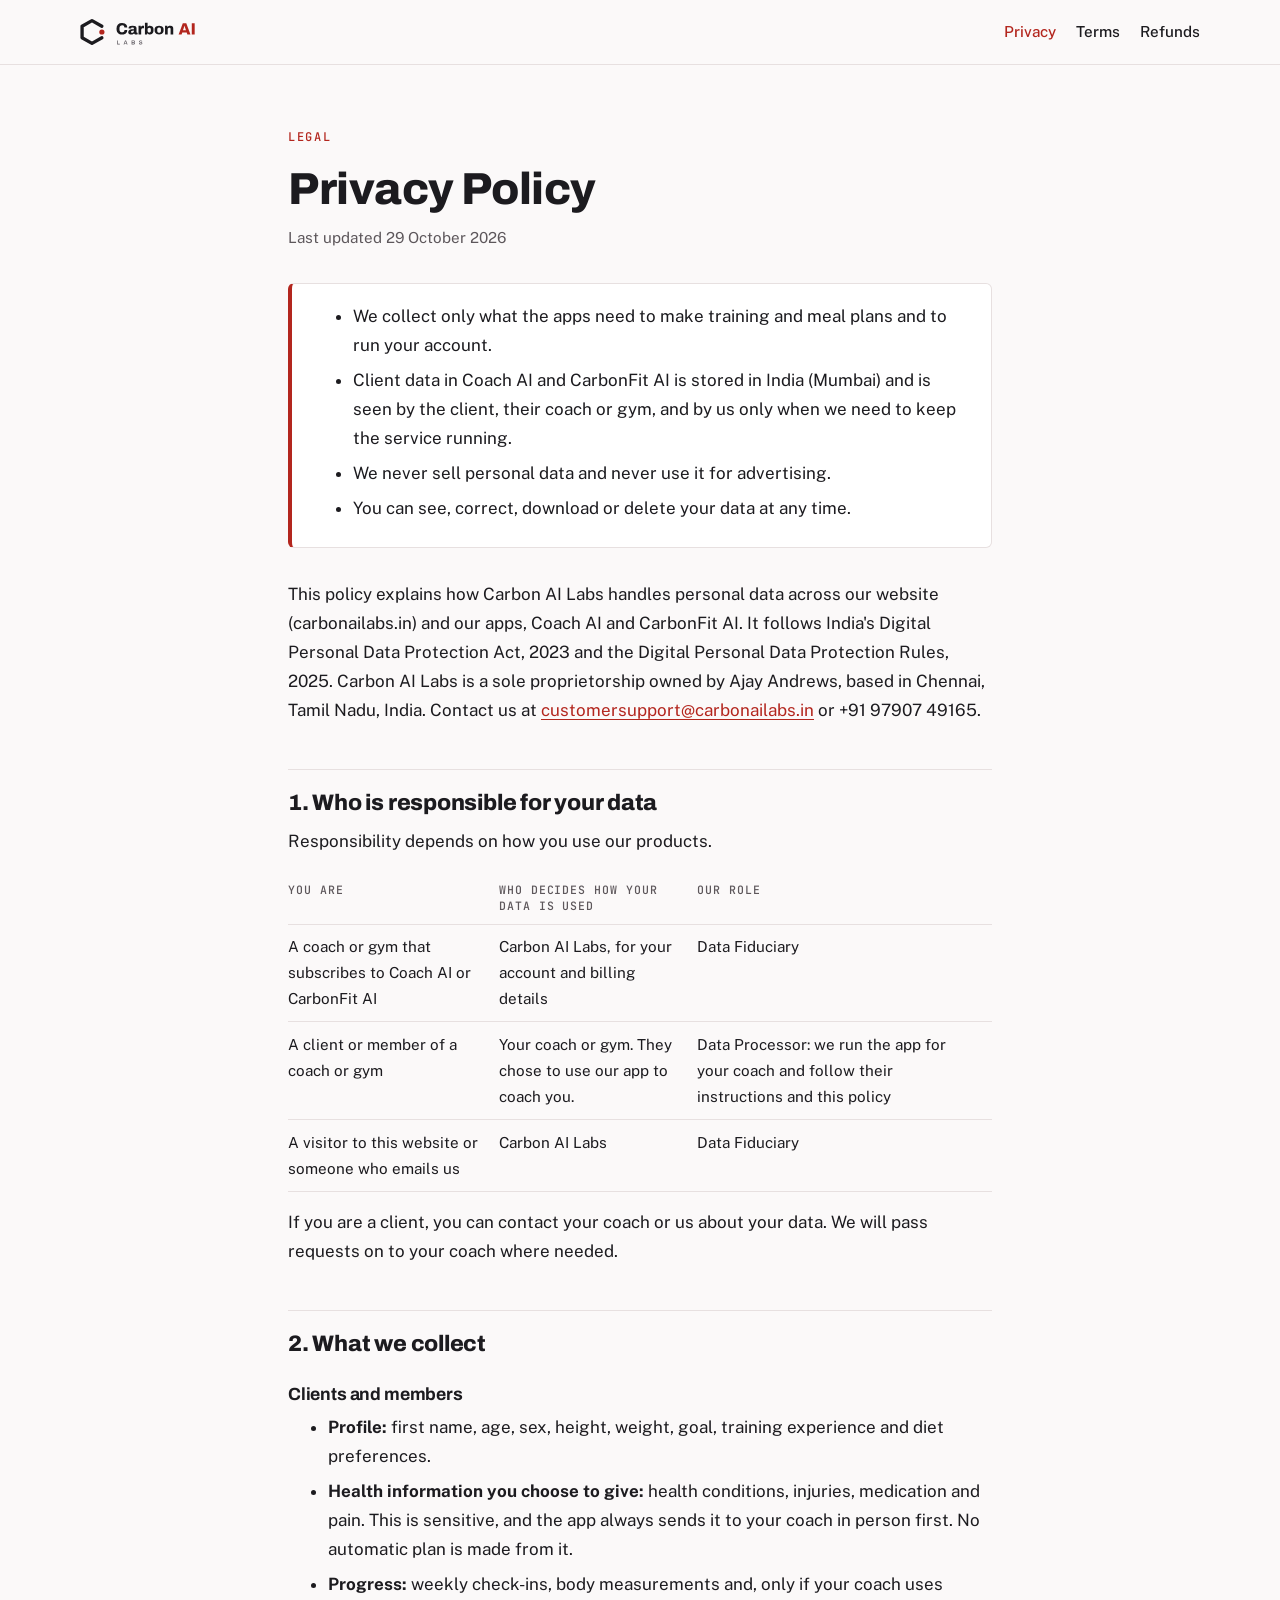
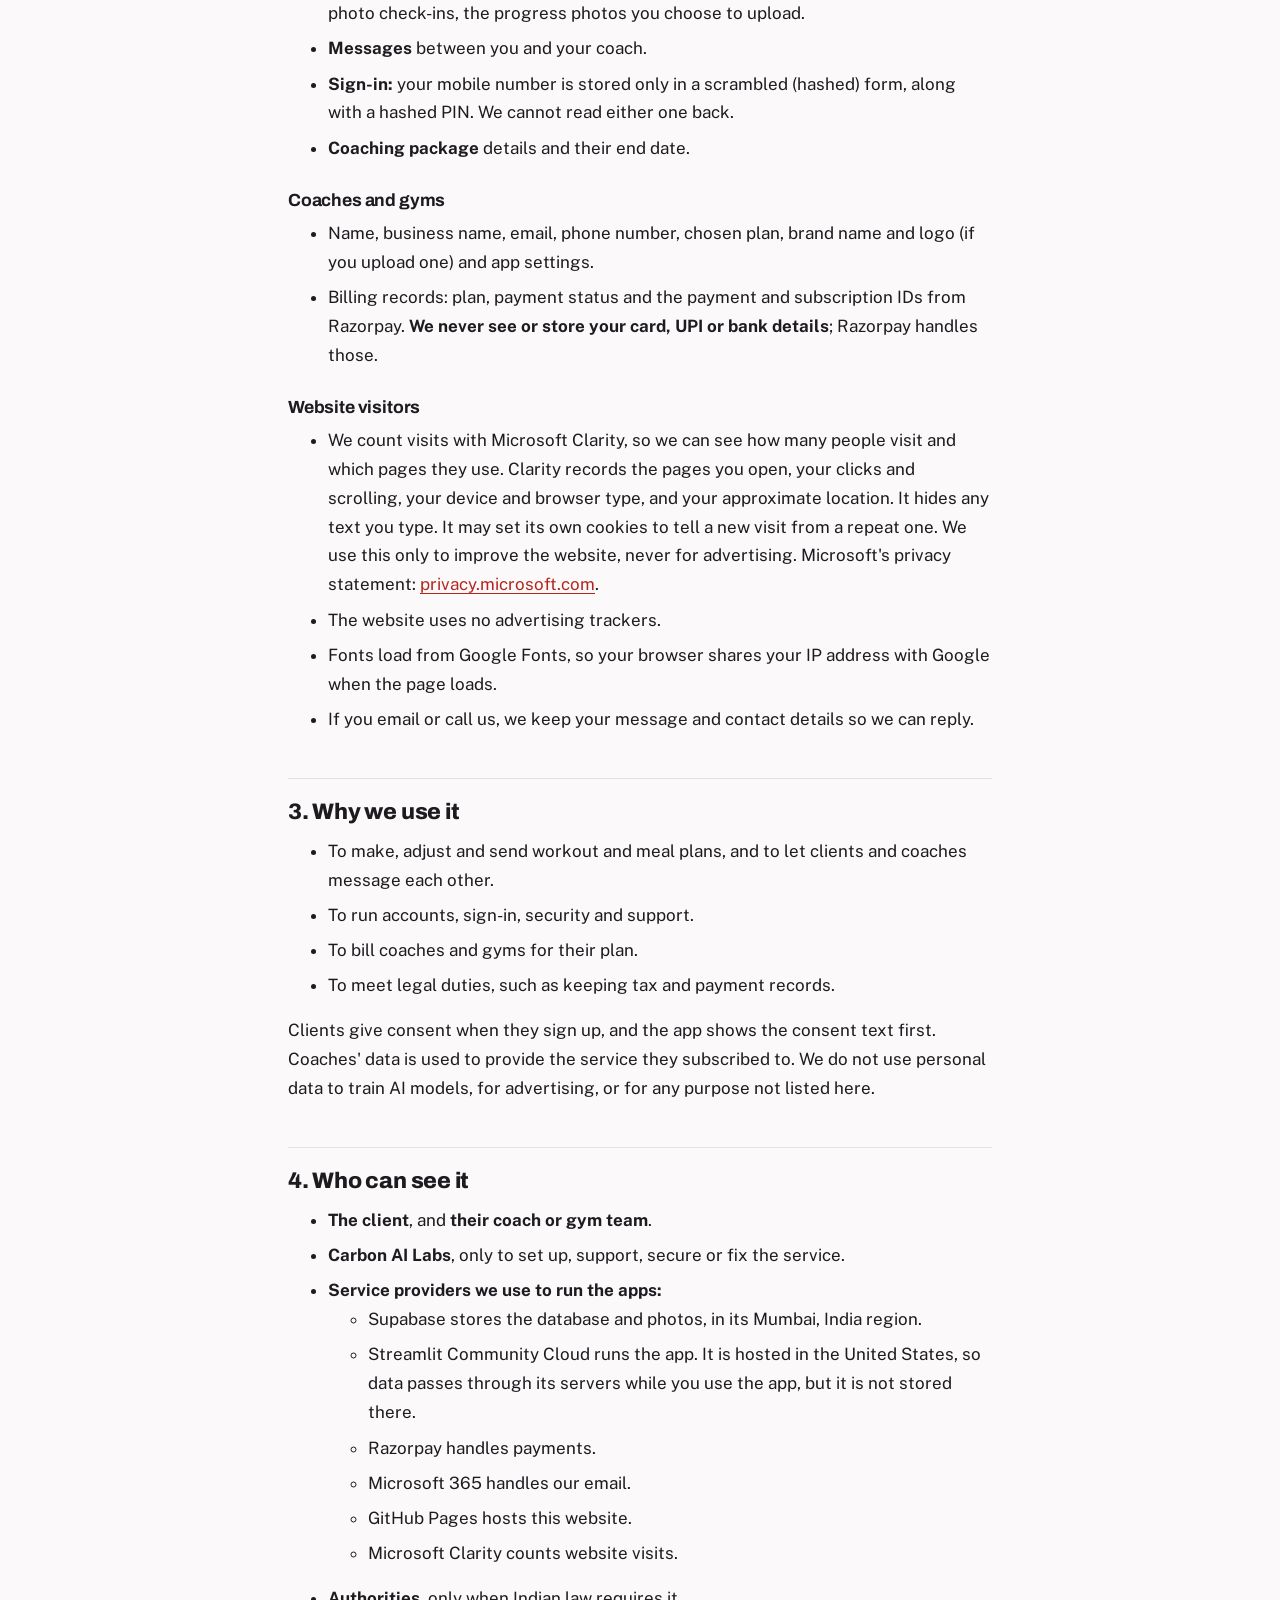
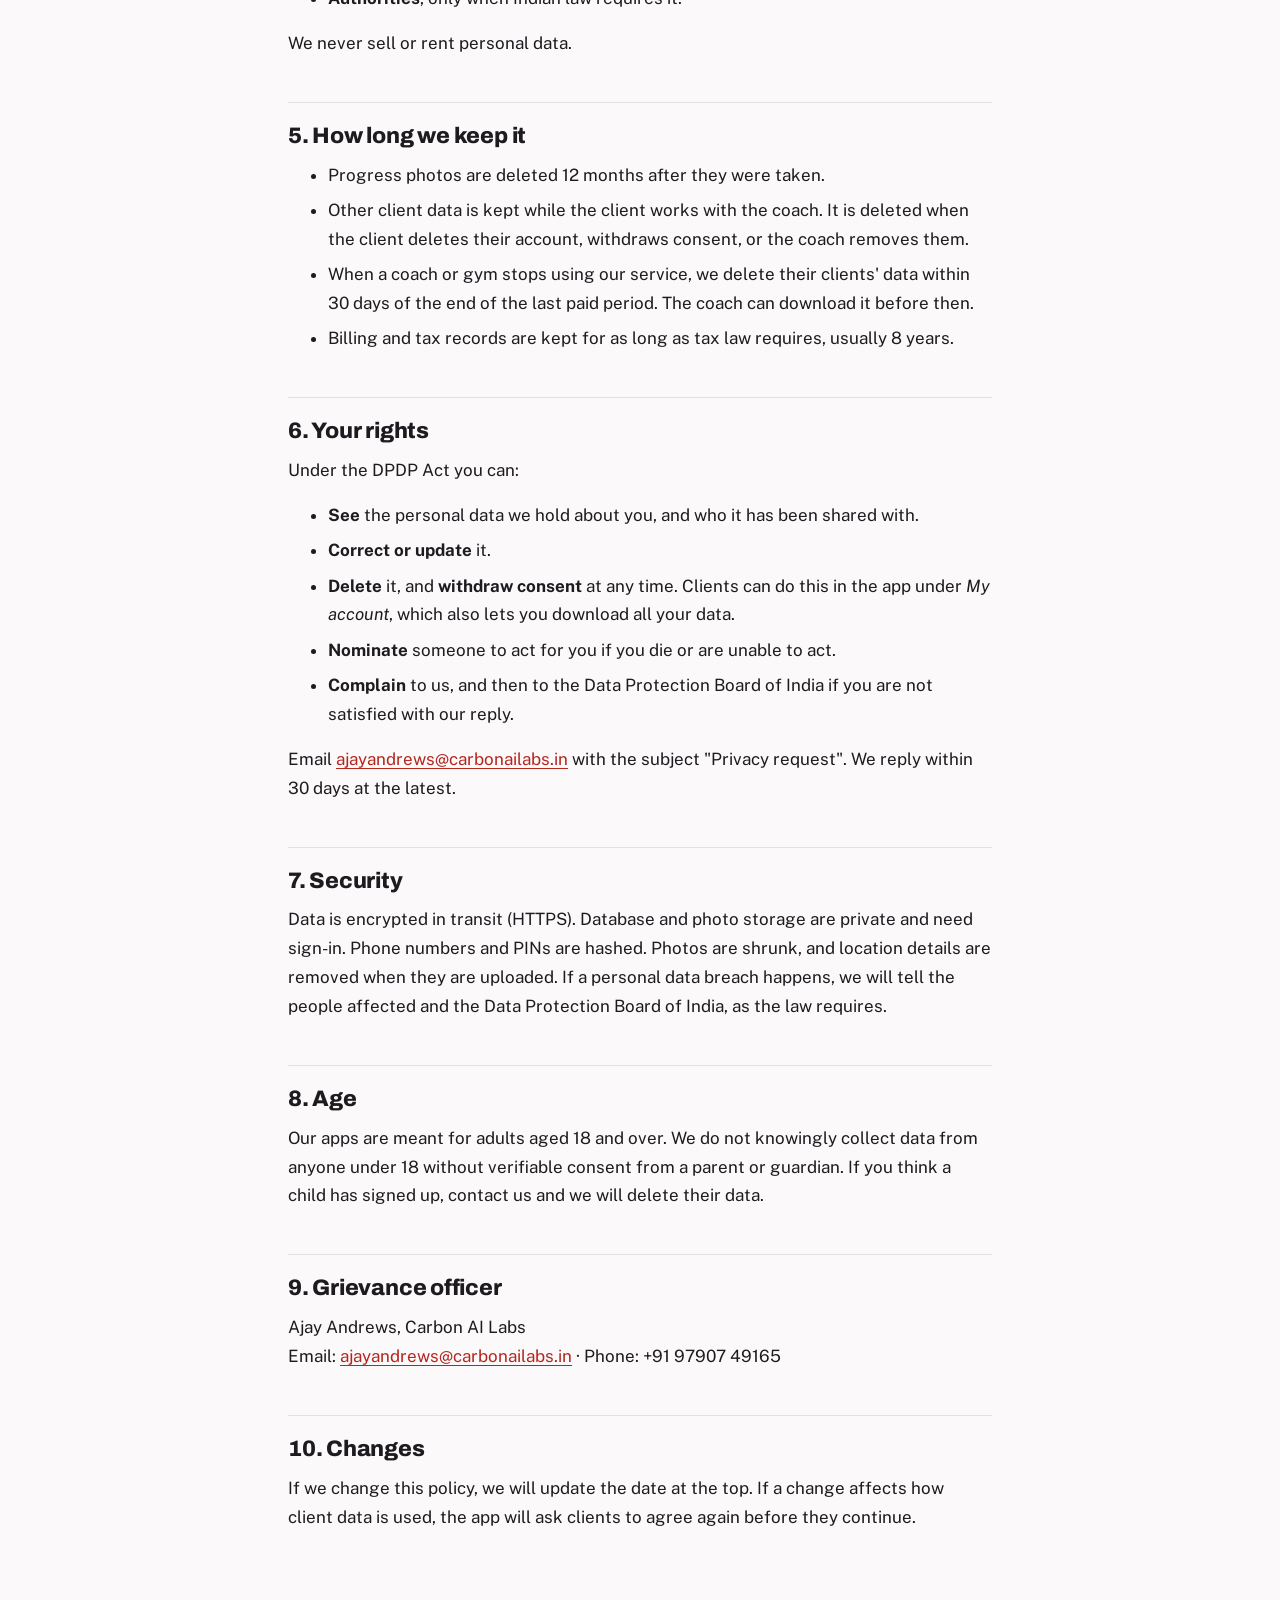
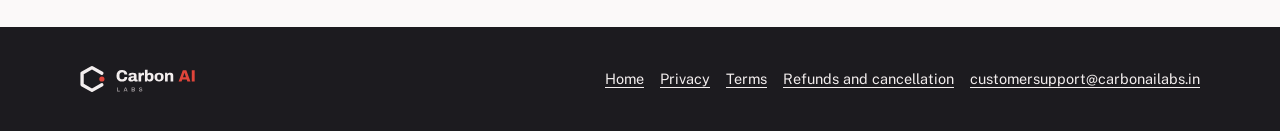
<file: privacy.html>
<!doctype html>
<html lang="en">
<head>
<meta charset="utf-8">
<meta name="viewport" content="width=device-width, initial-scale=1, viewport-fit=cover">
<meta name="description" content="How Carbon AI Labs collects, uses and protects personal data in Coach AI, CarbonFit AI and carbonailabs.in.">
<meta name="theme-color" content="#1C1B1F">
<link rel="canonical" href="https://carbonailabs.in/privacy.html">
<link rel="icon" href="assets/favicon.svg" type="image/svg+xml">
<link rel="icon" href="assets/favicon-32.png" sizes="32x32" type="image/png">
<link rel="apple-touch-icon" href="assets/apple-touch-icon.png">
<title>Privacy Policy · Carbon AI Labs</title>
<link rel="preconnect" href="https://fonts.googleapis.com">
<link rel="preconnect" href="https://fonts.gstatic.com" crossorigin>
<link rel="stylesheet" href="https://fonts.googleapis.com/css2?family=Archivo:wght@700;800&family=JetBrains+Mono:wght@500&family=Public+Sans:wght@400;500;600&display=swap">
<style>
:root{
  --carbon:#1C1B1F;--crimson:#B3261E;--paper:#FBF9F9;--graphite:#5D575B;--line:#E7E0E0;--on-dark:#F3EEEE;--on-dark-2:#B9B1B3;
  --display:"Archivo",system-ui,-apple-system,"Segoe UI",sans-serif;
  --body:"Public Sans",system-ui,-apple-system,"Segoe UI",sans-serif;
  --mono:"JetBrains Mono",ui-monospace,"SFMono-Regular",Consolas,monospace;
  color-scheme:light;
}
*{box-sizing:border-box}
body{margin:0;background:var(--paper);color:var(--carbon);font:400 1.0625rem/1.7 var(--body);-webkit-font-smoothing:antialiased}
a{color:var(--crimson);text-underline-offset:3px}
:focus-visible{outline:3px solid var(--crimson);outline-offset:3px;border-radius:2px}
.wrap{max-width:46rem;margin:0 auto;padding-left:max(16px,env(safe-area-inset-left,0px));padding-right:max(16px,env(safe-area-inset-right,0px))}
.top{border-bottom:1px solid var(--line)}
.top .wrap{max-width:72rem;display:flex;align-items:center;justify-content:space-between;gap:1rem;padding-block:.75rem}
.top img{height:40px;width:auto;display:block;margin-left:-8px}
.top nav{display:flex;gap:1.25rem;font-weight:500;font-size:.95rem}
.top nav a{color:var(--carbon);text-decoration:none}
.top nav a:hover,.top nav a[aria-current]{color:var(--crimson)}
@media (max-width:560px){.top nav{gap:.9rem;font-size:.85rem}.top img{height:34px}}
main .wrap{padding-block:3.5rem 5rem}
.eyebrow{font:500 .75rem/1 var(--mono);letter-spacing:.14em;text-transform:uppercase;color:var(--crimson)}
h1,h2,h3{font-family:var(--display);letter-spacing:-.01em;text-wrap:balance;line-height:1.15}
h1{font-size:clamp(2rem,5vw,2.8rem);font-weight:800;margin:.9rem 0 .6rem}
h2{font-size:1.4rem;font-weight:800;margin:2.75rem 0 .75rem;padding-top:1.25rem;border-top:1px solid var(--line)}
h3{font-size:1.1rem;font-weight:700;margin:1.75rem 0 .5rem}
p,ul,ol{margin:0 0 1rem}
li{margin-bottom:.4rem}
.meta{color:var(--graphite);font-size:.95rem}
.summary{background:#fff;border:1px solid var(--line);border-left:4px solid var(--crimson);border-radius:6px;padding:1.1rem 1.3rem;margin:2rem 0}
.summary ul{margin:0}
table{width:100%;border-collapse:collapse;font-size:.95rem;margin:0 0 1rem;display:block;overflow-x:auto}
th,td{text-align:left;vertical-align:top;padding:.6rem .75rem .6rem 0;border-bottom:1px solid var(--line)}
th{font:500 .72rem/1.4 var(--mono);letter-spacing:.08em;text-transform:uppercase;color:var(--graphite)}
footer{background:var(--carbon);color:var(--on-dark-2);font-size:.9rem}
footer a{color:var(--on-dark)}
footer .wrap{max-width:72rem;display:flex;flex-wrap:wrap;justify-content:space-between;align-items:center;gap:1rem;padding-block:2rem}
footer img{height:40px;width:auto;display:block;margin-left:-8px}
footer nav{display:flex;flex-wrap:wrap;gap:1rem}
</style>
<script src="assets/analytics.js" defer></script>
</head>
<body>
<header class="top">
  <div class="wrap">
    <a href="./" aria-label="Carbon AI Labs home"><img src="assets/logo-light.svg" alt="Carbon AI Labs" width="157" height="40"></a>
    <nav aria-label="Legal">
      <a href="privacy.html" aria-current="page">Privacy</a>
      <a href="terms.html">Terms</a>
      <a href="refunds.html">Refunds</a>
    </nav>
  </div>
</header>
<main>
  <div class="wrap">
    <span class="eyebrow">Legal</span>
    <h1>Privacy Policy</h1>
    <p class="meta">Last updated 29 October 2026</p>

    <div class="summary">
      <ul>
        <li>We collect only what the apps need to make training and meal plans and to run your account.</li>
        <li>Client data in Coach AI and CarbonFit AI is stored in India (Mumbai) and is seen by the client, their coach or gym, and by us only when we need to keep the service running.</li>
        <li>We never sell personal data and never use it for advertising.</li>
        <li>You can see, correct, download or delete your data at any time.</li>
      </ul>
    </div>

    <p>This policy explains how Carbon AI Labs handles personal data across our website (carbonailabs.in) and our apps, Coach AI and CarbonFit AI. It follows India's Digital Personal Data Protection Act, 2023 and the Digital Personal Data Protection Rules, 2025. Carbon AI Labs is a sole proprietorship owned by Ajay Andrews, based in Chennai, Tamil Nadu, India. Contact us at <a href="mailto:customersupport@carbonailabs.in">customersupport@carbonailabs.in</a> or +91 97907 49165.</p>

    <h2>1. Who is responsible for your data</h2>
    <p>Responsibility depends on how you use our products.</p>
    <table>
      <thead><tr><th>You are</th><th>Who decides how your data is used</th><th>Our role</th></tr></thead>
      <tbody>
        <tr><td>A coach or gym that subscribes to Coach AI or CarbonFit AI</td><td>Carbon AI Labs, for your account and billing details</td><td>Data Fiduciary</td></tr>
        <tr><td>A client or member of a coach or gym</td><td>Your coach or gym. They chose to use our app to coach you.</td><td>Data Processor: we run the app for your coach and follow their instructions and this policy</td></tr>
        <tr><td>A visitor to this website or someone who emails us</td><td>Carbon AI Labs</td><td>Data Fiduciary</td></tr>
      </tbody>
    </table>
    <p>If you are a client, you can contact your coach or us about your data. We will pass requests on to your coach where needed.</p>

    <h2>2. What we collect</h2>
    <h3>Clients and members</h3>
    <ul>
      <li><strong>Profile:</strong> first name, age, sex, height, weight, goal, training experience and diet preferences.</li>
      <li><strong>Health information you choose to give:</strong> health conditions, injuries, medication and pain. This is sensitive, and the app always sends it to your coach in person first. No automatic plan is made from it.</li>
      <li><strong>Progress:</strong> weekly check-ins, body measurements and, only if your coach uses photo check-ins, the progress photos you choose to upload.</li>
      <li><strong>Messages</strong> between you and your coach.</li>
      <li><strong>Sign-in:</strong> your mobile number is stored only in a scrambled (hashed) form, along with a hashed PIN. We cannot read either one back.</li>
      <li><strong>Coaching package</strong> details and their end date.</li>
    </ul>
    <h3>Coaches and gyms</h3>
    <ul>
      <li>Name, business name, email, phone number, chosen plan, brand name and logo (if you upload one) and app settings.</li>
      <li>Billing records: plan, payment status and the payment and subscription IDs from Razorpay. <strong>We never see or store your card, UPI or bank details</strong>; Razorpay handles those.</li>
    </ul>
    <h3>Website visitors</h3>
    <ul>
      <li>We count visits with Microsoft Clarity, so we can see how many people visit and which pages they use. Clarity records the pages you open, your clicks and scrolling, your device and browser type, and your approximate location. It hides any text you type. It may set its own cookies to tell a new visit from a repeat one. We use this only to improve the website, never for advertising. Microsoft's privacy statement: <a href="https://privacy.microsoft.com/privacystatement">privacy.microsoft.com</a>.</li>
      <li>The website uses no advertising trackers.</li>
      <li>Fonts load from Google Fonts, so your browser shares your IP address with Google when the page loads.</li>
      <li>If you email or call us, we keep your message and contact details so we can reply.</li>
    </ul>

    <h2>3. Why we use it</h2>
    <ul>
      <li>To make, adjust and send workout and meal plans, and to let clients and coaches message each other.</li>
      <li>To run accounts, sign-in, security and support.</li>
      <li>To bill coaches and gyms for their plan.</li>
      <li>To meet legal duties, such as keeping tax and payment records.</li>
    </ul>
    <p>Clients give consent when they sign up, and the app shows the consent text first. Coaches' data is used to provide the service they subscribed to. We do not use personal data to train AI models, for advertising, or for any purpose not listed here.</p>

    <h2>4. Who can see it</h2>
    <ul>
      <li><strong>The client</strong>, and <strong>their coach or gym team</strong>.</li>
      <li><strong>Carbon AI Labs</strong>, only to set up, support, secure or fix the service.</li>
      <li><strong>Service providers we use to run the apps:</strong>
        <ul>
          <li>Supabase stores the database and photos, in its Mumbai, India region.</li>
          <li>Streamlit Community Cloud runs the app. It is hosted in the United States, so data passes through its servers while you use the app, but it is not stored there.</li>
          <li>Razorpay handles payments.</li>
          <li>Microsoft 365 handles our email.</li>
          <li>GitHub Pages hosts this website.</li>
          <li>Microsoft Clarity counts website visits.</li>
        </ul>
      </li>
      <li><strong>Authorities</strong>, only when Indian law requires it.</li>
    </ul>
    <p>We never sell or rent personal data.</p>

    <h2>5. How long we keep it</h2>
    <ul>
      <li>Progress photos are deleted 12 months after they were taken.</li>
      <li>Other client data is kept while the client works with the coach. It is deleted when the client deletes their account, withdraws consent, or the coach removes them.</li>
      <li>When a coach or gym stops using our service, we delete their clients' data within 30 days of the end of the last paid period. The coach can download it before then.</li>
      <li>Billing and tax records are kept for as long as tax law requires, usually 8 years.</li>
    </ul>

    <h2>6. Your rights</h2>
    <p>Under the DPDP Act you can:</p>
    <ul>
      <li><strong>See</strong> the personal data we hold about you, and who it has been shared with.</li>
      <li><strong>Correct or update</strong> it.</li>
      <li><strong>Delete</strong> it, and <strong>withdraw consent</strong> at any time. Clients can do this in the app under <em>My account</em>, which also lets you download all your data.</li>
      <li><strong>Nominate</strong> someone to act for you if you die or are unable to act.</li>
      <li><strong>Complain</strong> to us, and then to the Data Protection Board of India if you are not satisfied with our reply.</li>
    </ul>
    <p>Email <a href="mailto:ajayandrews@carbonailabs.in">ajayandrews@carbonailabs.in</a> with the subject "Privacy request". We reply within 30 days at the latest.</p>

    <h2>7. Security</h2>
    <p>Data is encrypted in transit (HTTPS). Database and photo storage are private and need sign-in. Phone numbers and PINs are hashed. Photos are shrunk, and location details are removed when they are uploaded. If a personal data breach happens, we will tell the people affected and the Data Protection Board of India, as the law requires.</p>

    <h2>8. Age</h2>
    <p>Our apps are meant for adults aged 18 and over. We do not knowingly collect data from anyone under 18 without verifiable consent from a parent or guardian. If you think a child has signed up, contact us and we will delete their data.</p>

    <h2>9. Grievance officer</h2>
    <p>Ajay Andrews, Carbon AI Labs<br>
    Email: <a href="mailto:ajayandrews@carbonailabs.in">ajayandrews@carbonailabs.in</a> · Phone: +91 97907 49165</p>

    <h2>10. Changes</h2>
    <p>If we change this policy, we will update the date at the top. If a change affects how client data is used, the app will ask clients to agree again before they continue.</p>
  </div>
</main>
<footer>
  <div class="wrap">
    <img src="assets/logo-dark.svg" alt="Carbon AI Labs" width="157" height="40">
    <nav aria-label="Footer">
      <a href="./">Home</a>
      <a href="privacy.html">Privacy</a>
      <a href="terms.html">Terms</a>
      <a href="refunds.html">Refunds and cancellation</a>
      <a href="mailto:customersupport@carbonailabs.in">customersupport@carbonailabs.in</a>
    </nav>
  </div>
</footer>
</body>
</html>
</file>
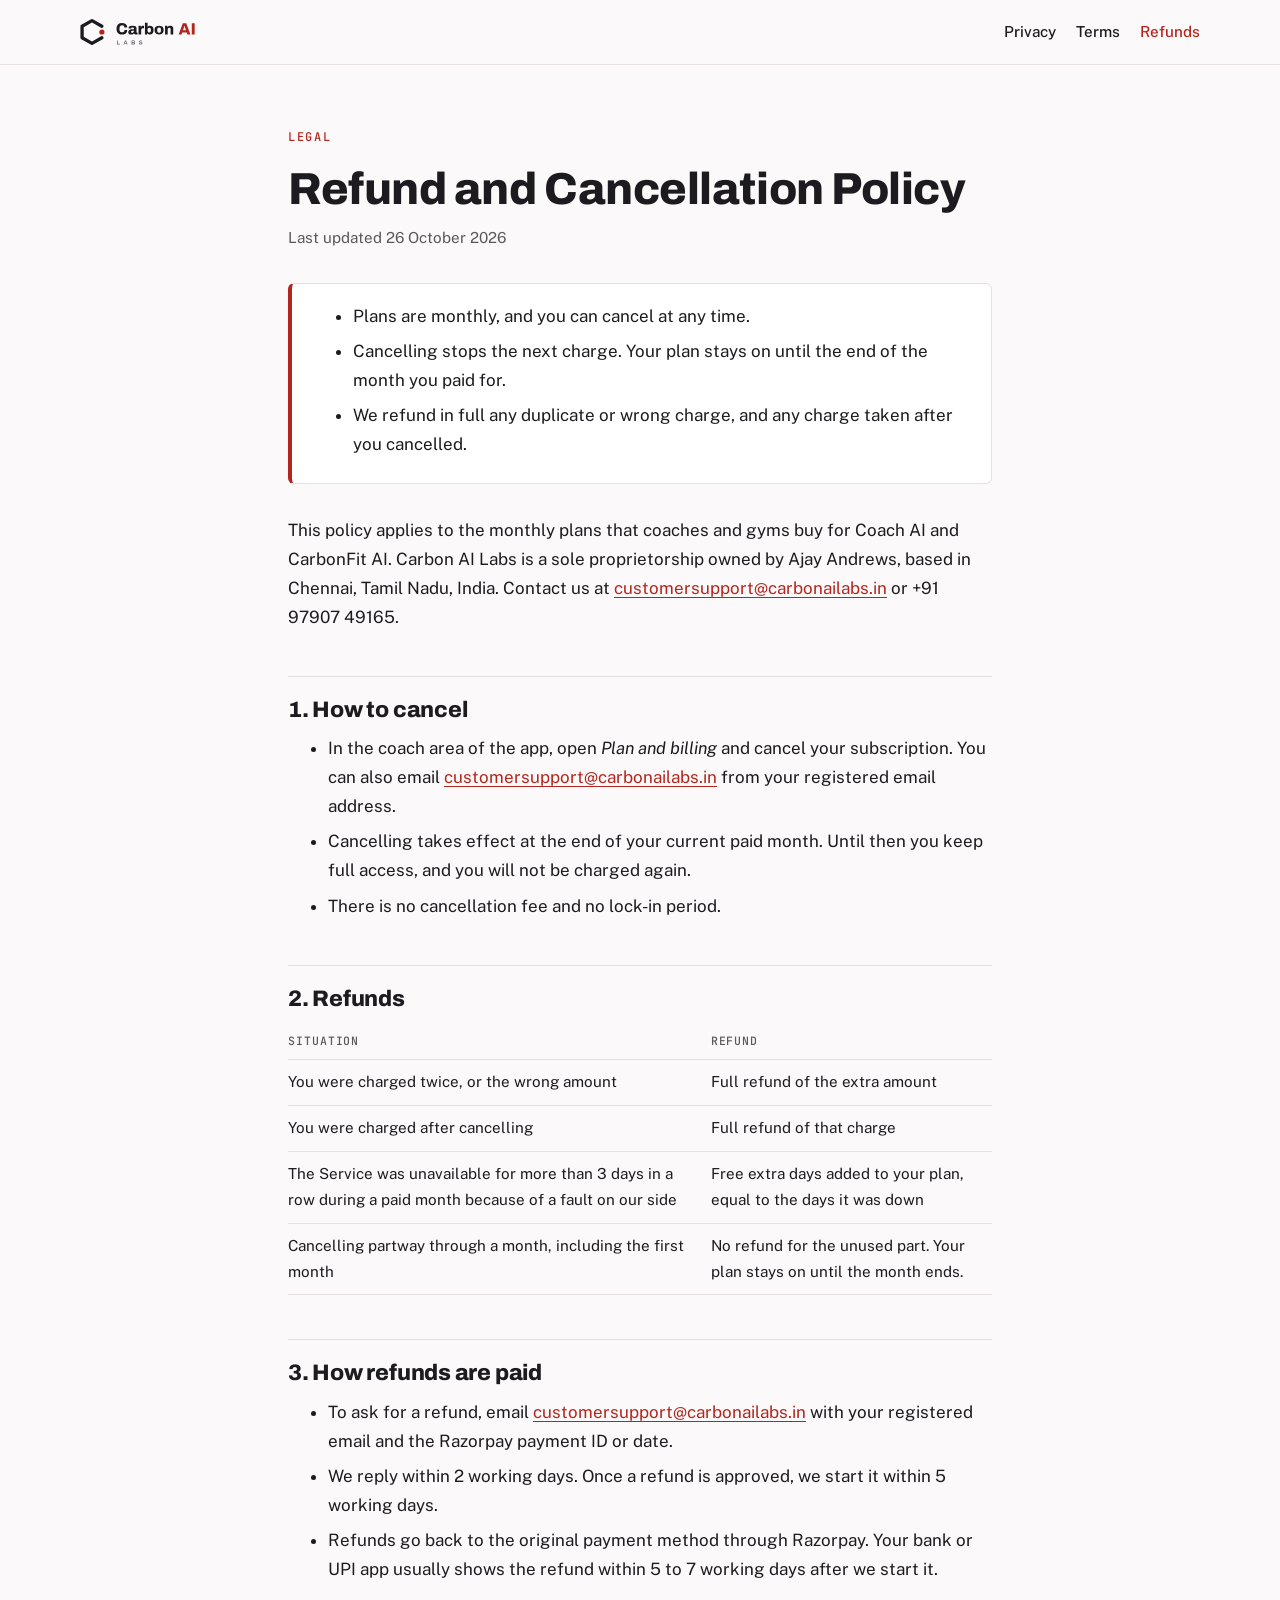
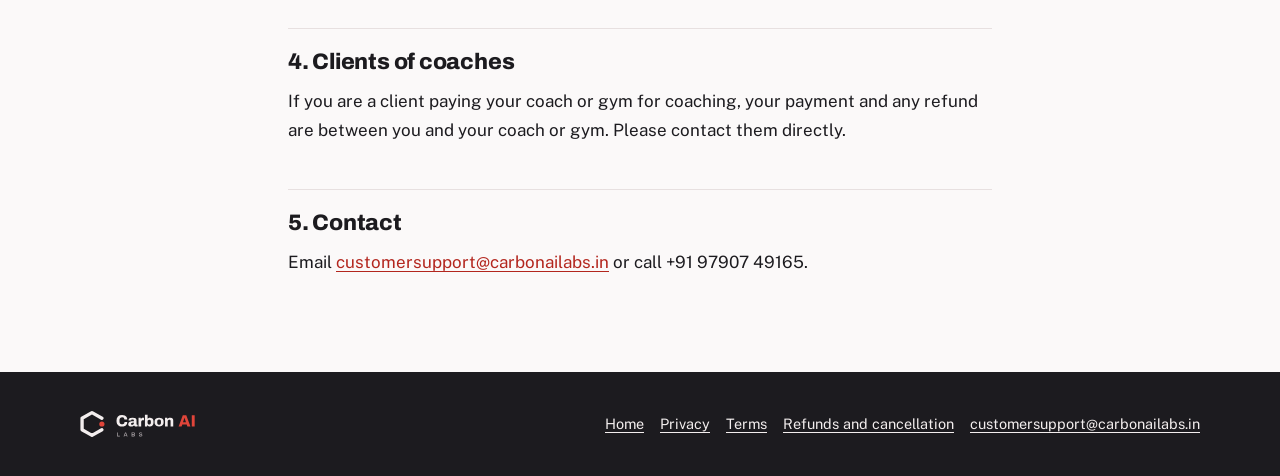
<file: refunds.html>
<!doctype html>
<html lang="en">
<head>
<meta charset="utf-8">
<meta name="viewport" content="width=device-width, initial-scale=1, viewport-fit=cover">
<meta name="description" content="How cancellation and refunds work for Coach AI and CarbonFit AI plans.">
<meta name="theme-color" content="#1C1B1F">
<link rel="canonical" href="https://carbonailabs.in/refunds.html">
<link rel="icon" href="assets/favicon.svg" type="image/svg+xml">
<link rel="icon" href="assets/favicon-32.png" sizes="32x32" type="image/png">
<link rel="apple-touch-icon" href="assets/apple-touch-icon.png">
<title>Refund and Cancellation Policy · Carbon AI Labs</title>
<link rel="preconnect" href="https://fonts.googleapis.com">
<link rel="preconnect" href="https://fonts.gstatic.com" crossorigin>
<link rel="stylesheet" href="https://fonts.googleapis.com/css2?family=Archivo:wght@700;800&family=JetBrains+Mono:wght@500&family=Public+Sans:wght@400;500;600&display=swap">
<style>
:root{
  --carbon:#1C1B1F;--crimson:#B3261E;--paper:#FBF9F9;--graphite:#5D575B;--line:#E7E0E0;--on-dark:#F3EEEE;--on-dark-2:#B9B1B3;
  --display:"Archivo",system-ui,-apple-system,"Segoe UI",sans-serif;
  --body:"Public Sans",system-ui,-apple-system,"Segoe UI",sans-serif;
  --mono:"JetBrains Mono",ui-monospace,"SFMono-Regular",Consolas,monospace;
  color-scheme:light;
}
*{box-sizing:border-box}
body{margin:0;background:var(--paper);color:var(--carbon);font:400 1.0625rem/1.7 var(--body);-webkit-font-smoothing:antialiased}
a{color:var(--crimson);text-underline-offset:3px}
:focus-visible{outline:3px solid var(--crimson);outline-offset:3px;border-radius:2px}
.wrap{max-width:46rem;margin:0 auto;padding-left:max(16px,env(safe-area-inset-left,0px));padding-right:max(16px,env(safe-area-inset-right,0px))}
.top{border-bottom:1px solid var(--line)}
.top .wrap{max-width:72rem;display:flex;align-items:center;justify-content:space-between;gap:1rem;padding-block:.75rem}
.top img{height:40px;width:auto;display:block;margin-left:-8px}
.top nav{display:flex;gap:1.25rem;font-weight:500;font-size:.95rem}
.top nav a{color:var(--carbon);text-decoration:none}
.top nav a:hover,.top nav a[aria-current]{color:var(--crimson)}
@media (max-width:560px){.top nav{gap:.9rem;font-size:.85rem}.top img{height:34px}}
main .wrap{padding-block:3.5rem 5rem}
.eyebrow{font:500 .75rem/1 var(--mono);letter-spacing:.14em;text-transform:uppercase;color:var(--crimson)}
h1,h2,h3{font-family:var(--display);letter-spacing:-.01em;text-wrap:balance;line-height:1.15}
h1{font-size:clamp(2rem,5vw,2.8rem);font-weight:800;margin:.9rem 0 .6rem}
h2{font-size:1.4rem;font-weight:800;margin:2.75rem 0 .75rem;padding-top:1.25rem;border-top:1px solid var(--line)}
h3{font-size:1.1rem;font-weight:700;margin:1.75rem 0 .5rem}
p,ul,ol{margin:0 0 1rem}
li{margin-bottom:.4rem}
.meta{color:var(--graphite);font-size:.95rem}
.summary{background:#fff;border:1px solid var(--line);border-left:4px solid var(--crimson);border-radius:6px;padding:1.1rem 1.3rem;margin:2rem 0}
.summary ul{margin:0}
table{width:100%;border-collapse:collapse;font-size:.95rem;margin:0 0 1rem;display:block;overflow-x:auto}
th,td{text-align:left;vertical-align:top;padding:.6rem .75rem .6rem 0;border-bottom:1px solid var(--line)}
th{font:500 .72rem/1.4 var(--mono);letter-spacing:.08em;text-transform:uppercase;color:var(--graphite)}
footer{background:var(--carbon);color:var(--on-dark-2);font-size:.9rem}
footer a{color:var(--on-dark)}
footer .wrap{max-width:72rem;display:flex;flex-wrap:wrap;justify-content:space-between;align-items:center;gap:1rem;padding-block:2rem}
footer img{height:40px;width:auto;display:block;margin-left:-8px}
footer nav{display:flex;flex-wrap:wrap;gap:1rem}
</style>
<script src="assets/analytics.js" defer></script>
</head>
<body>
<header class="top">
  <div class="wrap">
    <a href="./" aria-label="Carbon AI Labs home"><img src="assets/logo-light.svg" alt="Carbon AI Labs" width="157" height="40"></a>
    <nav aria-label="Legal">
      <a href="privacy.html">Privacy</a>
      <a href="terms.html">Terms</a>
      <a href="refunds.html" aria-current="page">Refunds</a>
    </nav>
  </div>
</header>
<main>
  <div class="wrap">
    <span class="eyebrow">Legal</span>
    <h1>Refund and Cancellation Policy</h1>
    <p class="meta">Last updated 26 October 2026</p>

    <div class="summary">
      <ul>
        <li>Plans are monthly, and you can cancel at any time.</li>
        <li>Cancelling stops the next charge. Your plan stays on until the end of the month you paid for.</li>
        <li>We refund in full any duplicate or wrong charge, and any charge taken after you cancelled.</li>
      </ul>
    </div>

    <p>This policy applies to the monthly plans that coaches and gyms buy for Coach AI and CarbonFit AI. Carbon AI Labs is a sole proprietorship owned by Ajay Andrews, based in Chennai, Tamil Nadu, India. Contact us at <a href="mailto:customersupport@carbonailabs.in">customersupport@carbonailabs.in</a> or +91 97907 49165.</p>

    <h2>1. How to cancel</h2>
    <ul>
      <li>In the coach area of the app, open <em>Plan and billing</em> and cancel your subscription. You can also email <a href="mailto:customersupport@carbonailabs.in">customersupport@carbonailabs.in</a> from your registered email address.</li>
      <li>Cancelling takes effect at the end of your current paid month. Until then you keep full access, and you will not be charged again.</li>
      <li>There is no cancellation fee and no lock-in period.</li>
    </ul>

    <h2>2. Refunds</h2>
    <table>
      <thead><tr><th>Situation</th><th>Refund</th></tr></thead>
      <tbody>
        <tr><td>You were charged twice, or the wrong amount</td><td>Full refund of the extra amount</td></tr>
        <tr><td>You were charged after cancelling</td><td>Full refund of that charge</td></tr>
        <tr><td>The Service was unavailable for more than 3 days in a row during a paid month because of a fault on our side</td><td>Free extra days added to your plan, equal to the days it was down</td></tr>
        <tr><td>Cancelling partway through a month, including the first month</td><td>No refund for the unused part. Your plan stays on until the month ends.</td></tr>
      </tbody>
    </table>

    <h2>3. How refunds are paid</h2>
    <ul>
      <li>To ask for a refund, email <a href="mailto:customersupport@carbonailabs.in">customersupport@carbonailabs.in</a> with your registered email and the Razorpay payment ID or date.</li>
      <li>We reply within 2 working days. Once a refund is approved, we start it within 5 working days.</li>
      <li>Refunds go back to the original payment method through Razorpay. Your bank or UPI app usually shows the refund within 5 to 7 working days after we start it.</li>
    </ul>

    <h2>4. Clients of coaches</h2>
    <p>If you are a client paying your coach or gym for coaching, your payment and any refund are between you and your coach or gym. Please contact them directly.</p>

    <h2>5. Contact</h2>
    <p>Email <a href="mailto:customersupport@carbonailabs.in">customersupport@carbonailabs.in</a> or call +91 97907 49165.</p>
  </div>
</main>
<footer>
  <div class="wrap">
    <img src="assets/logo-dark.svg" alt="Carbon AI Labs" width="157" height="40">
    <nav aria-label="Footer">
      <a href="./">Home</a>
      <a href="privacy.html">Privacy</a>
      <a href="terms.html">Terms</a>
      <a href="refunds.html">Refunds and cancellation</a>
      <a href="mailto:customersupport@carbonailabs.in">customersupport@carbonailabs.in</a>
    </nav>
  </div>
</footer>
</body>
</html>
</file>
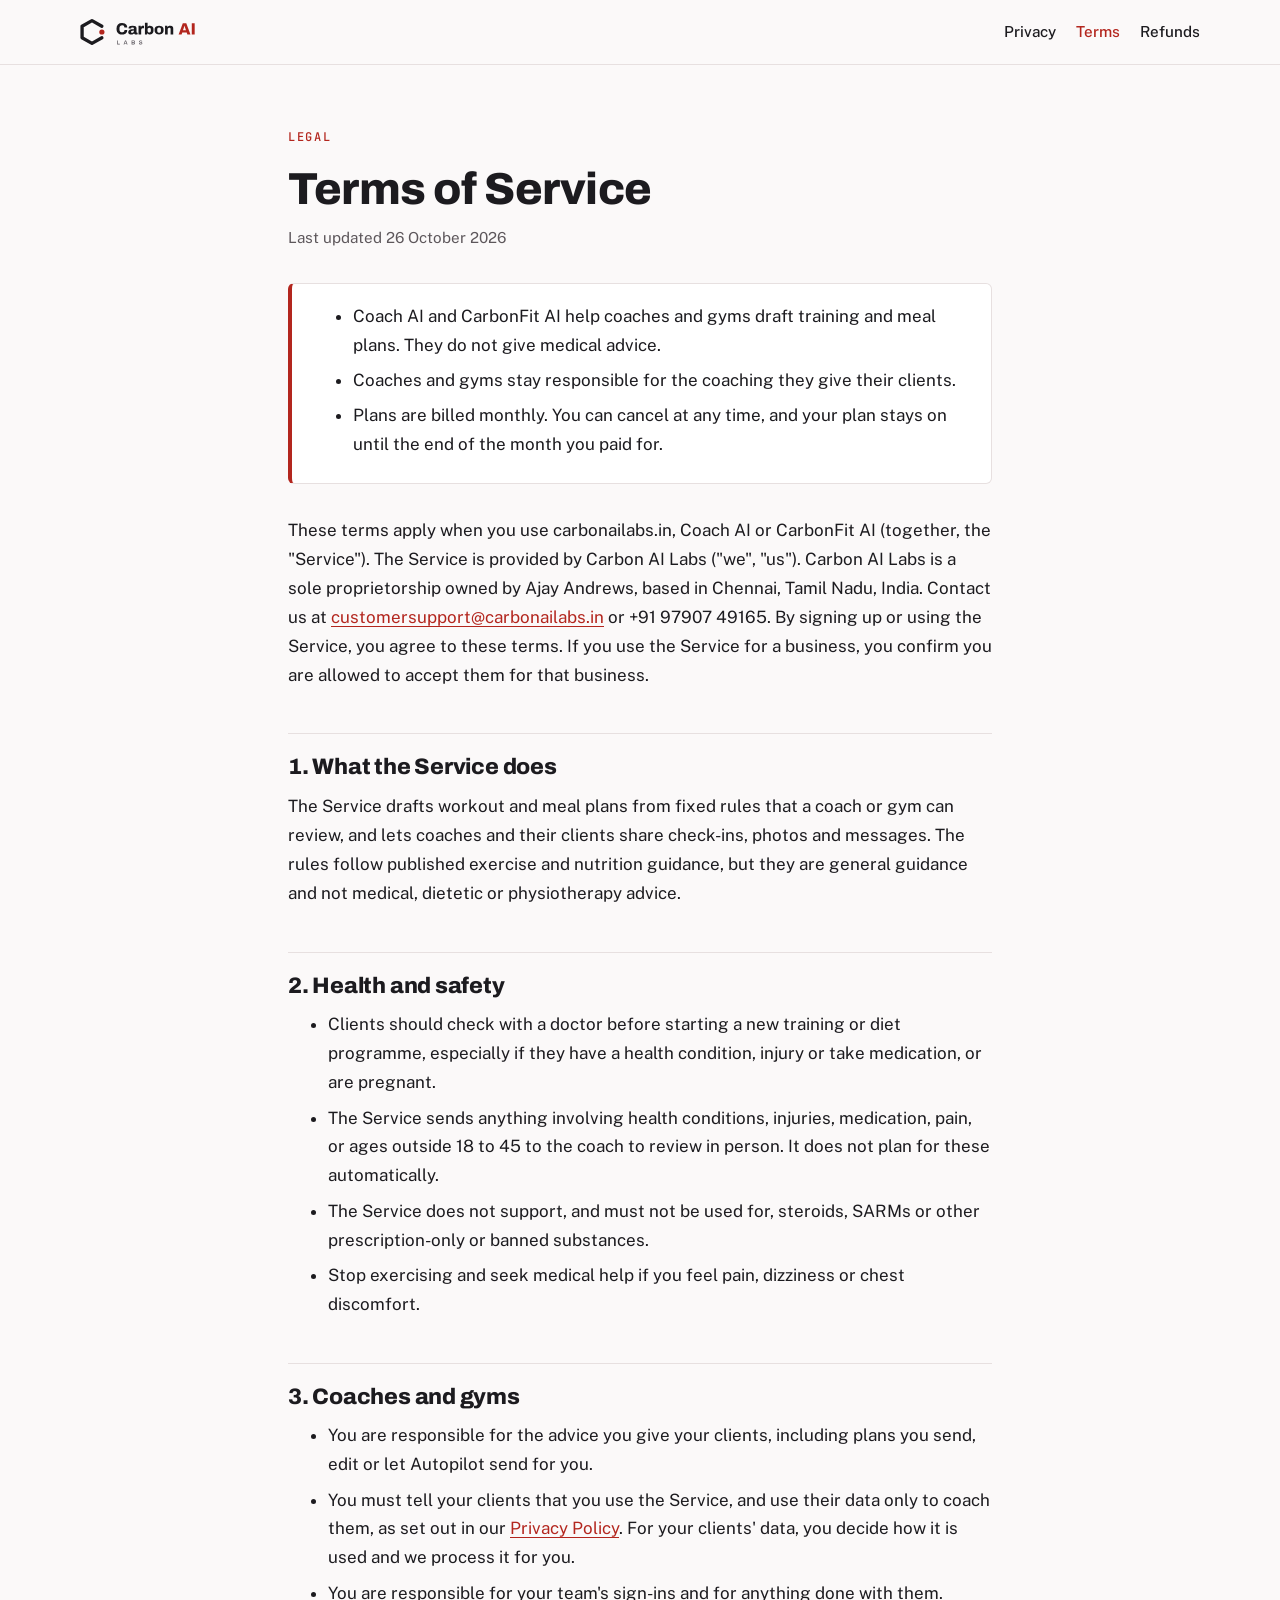
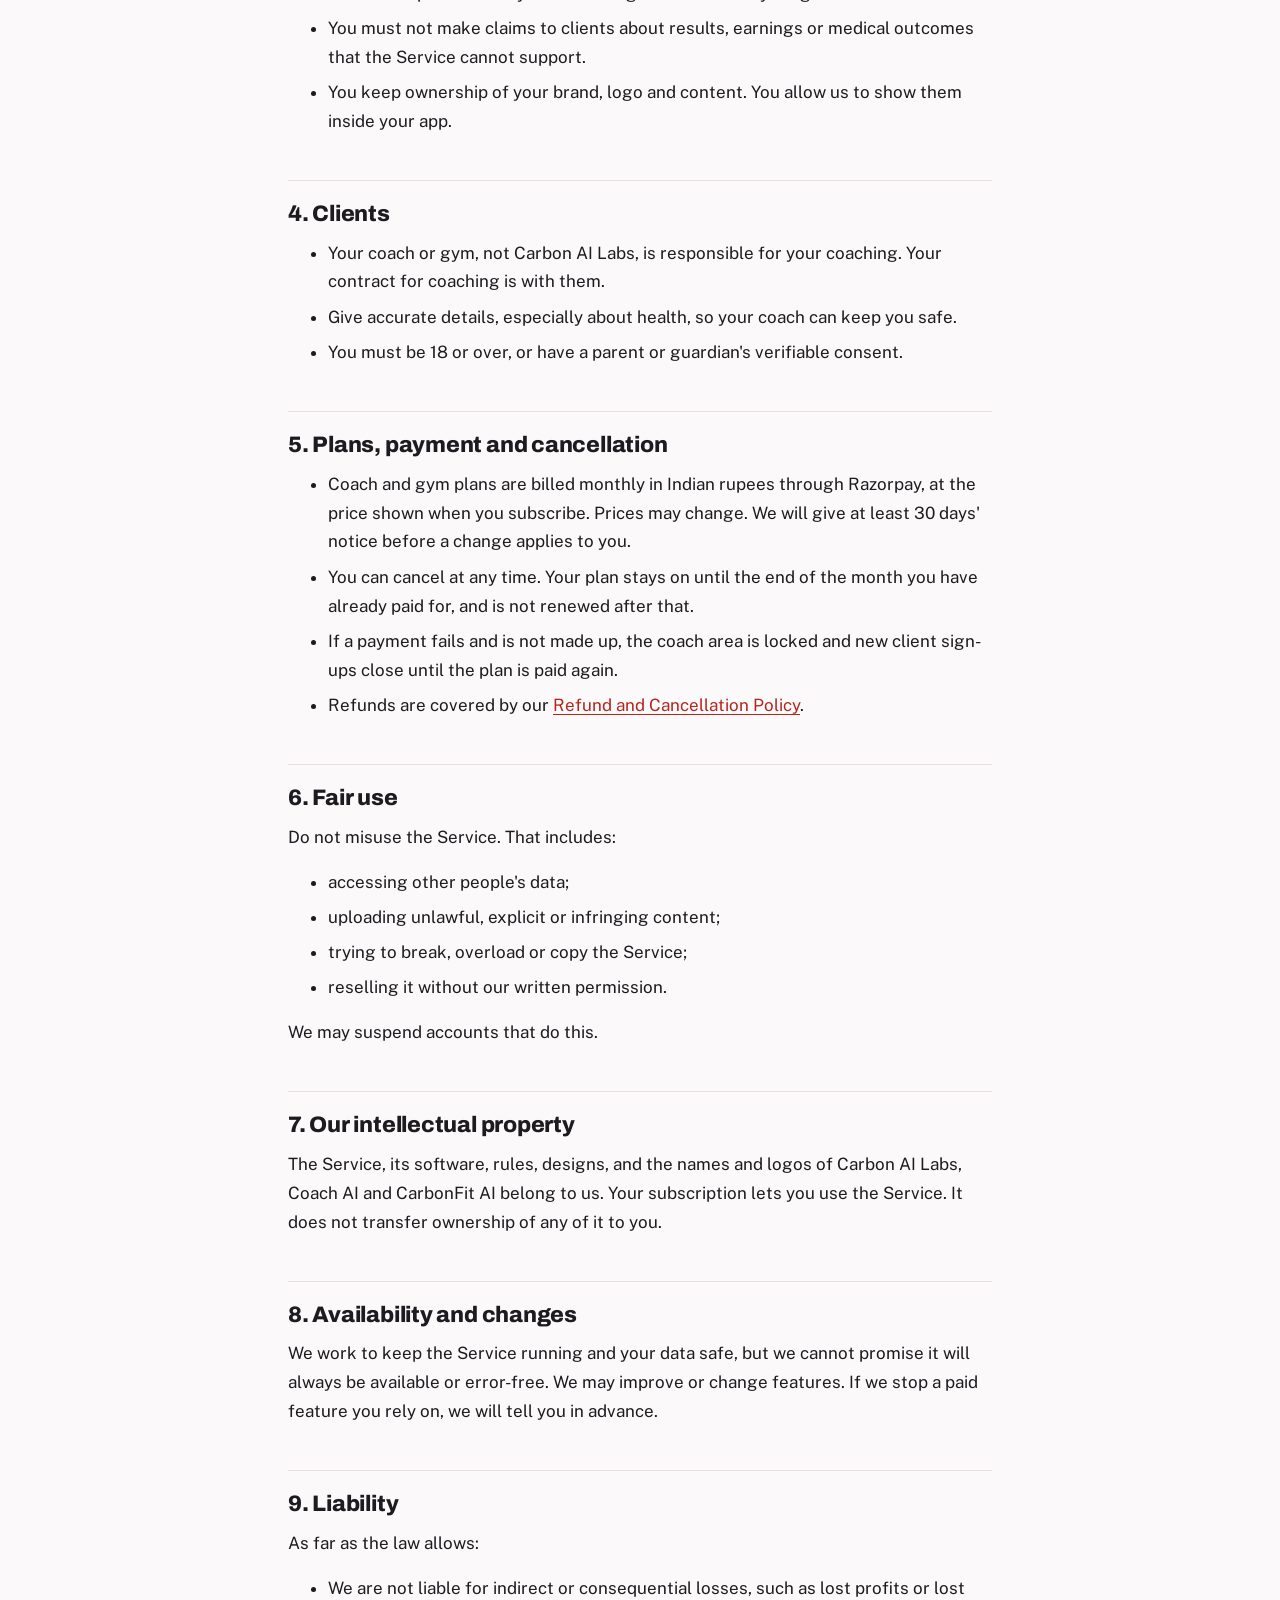
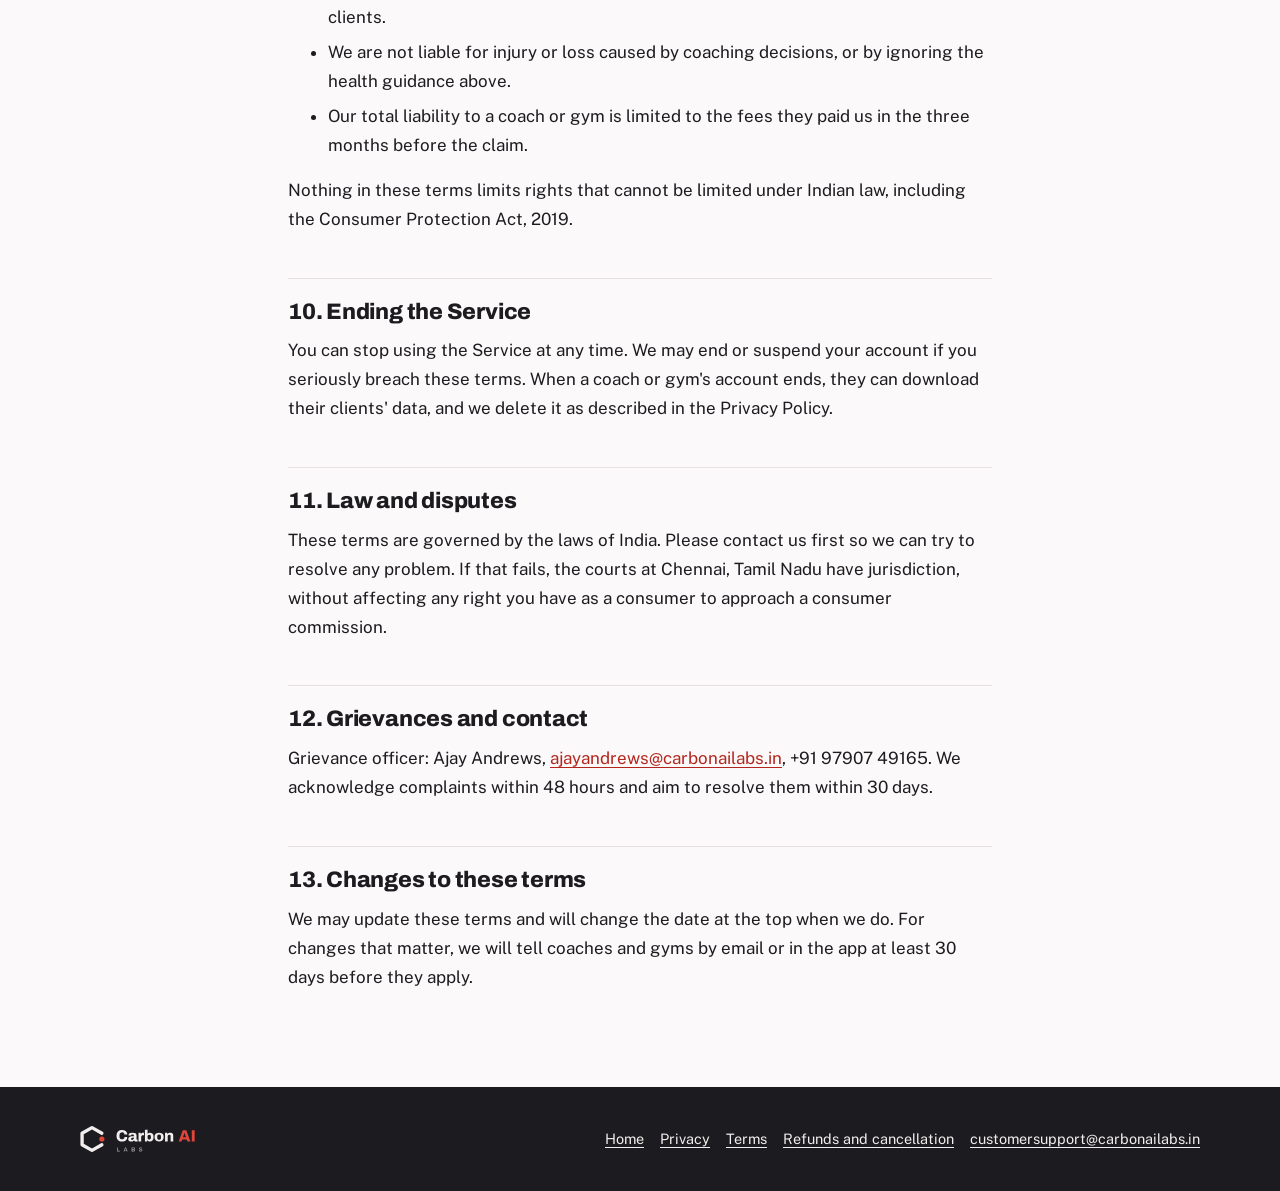
<file: terms.html>
<!doctype html>
<html lang="en">
<head>
<meta charset="utf-8">
<meta name="viewport" content="width=device-width, initial-scale=1, viewport-fit=cover">
<meta name="description" content="Terms for using Carbon AI Labs' Coach AI, CarbonFit AI and carbonailabs.in.">
<meta name="theme-color" content="#1C1B1F">
<link rel="canonical" href="https://carbonailabs.in/terms.html">
<link rel="icon" href="assets/favicon.svg" type="image/svg+xml">
<link rel="icon" href="assets/favicon-32.png" sizes="32x32" type="image/png">
<link rel="apple-touch-icon" href="assets/apple-touch-icon.png">
<title>Terms of Service · Carbon AI Labs</title>
<link rel="preconnect" href="https://fonts.googleapis.com">
<link rel="preconnect" href="https://fonts.gstatic.com" crossorigin>
<link rel="stylesheet" href="https://fonts.googleapis.com/css2?family=Archivo:wght@700;800&family=JetBrains+Mono:wght@500&family=Public+Sans:wght@400;500;600&display=swap">
<style>
:root{
  --carbon:#1C1B1F;--crimson:#B3261E;--paper:#FBF9F9;--graphite:#5D575B;--line:#E7E0E0;--on-dark:#F3EEEE;--on-dark-2:#B9B1B3;
  --display:"Archivo",system-ui,-apple-system,"Segoe UI",sans-serif;
  --body:"Public Sans",system-ui,-apple-system,"Segoe UI",sans-serif;
  --mono:"JetBrains Mono",ui-monospace,"SFMono-Regular",Consolas,monospace;
  color-scheme:light;
}
*{box-sizing:border-box}
body{margin:0;background:var(--paper);color:var(--carbon);font:400 1.0625rem/1.7 var(--body);-webkit-font-smoothing:antialiased}
a{color:var(--crimson);text-underline-offset:3px}
:focus-visible{outline:3px solid var(--crimson);outline-offset:3px;border-radius:2px}
.wrap{max-width:46rem;margin:0 auto;padding-left:max(16px,env(safe-area-inset-left,0px));padding-right:max(16px,env(safe-area-inset-right,0px))}
.top{border-bottom:1px solid var(--line)}
.top .wrap{max-width:72rem;display:flex;align-items:center;justify-content:space-between;gap:1rem;padding-block:.75rem}
.top img{height:40px;width:auto;display:block;margin-left:-8px}
.top nav{display:flex;gap:1.25rem;font-weight:500;font-size:.95rem}
.top nav a{color:var(--carbon);text-decoration:none}
.top nav a:hover,.top nav a[aria-current]{color:var(--crimson)}
@media (max-width:560px){.top nav{gap:.9rem;font-size:.85rem}.top img{height:34px}}
main .wrap{padding-block:3.5rem 5rem}
.eyebrow{font:500 .75rem/1 var(--mono);letter-spacing:.14em;text-transform:uppercase;color:var(--crimson)}
h1,h2,h3{font-family:var(--display);letter-spacing:-.01em;text-wrap:balance;line-height:1.15}
h1{font-size:clamp(2rem,5vw,2.8rem);font-weight:800;margin:.9rem 0 .6rem}
h2{font-size:1.4rem;font-weight:800;margin:2.75rem 0 .75rem;padding-top:1.25rem;border-top:1px solid var(--line)}
h3{font-size:1.1rem;font-weight:700;margin:1.75rem 0 .5rem}
p,ul,ol{margin:0 0 1rem}
li{margin-bottom:.4rem}
.meta{color:var(--graphite);font-size:.95rem}
.summary{background:#fff;border:1px solid var(--line);border-left:4px solid var(--crimson);border-radius:6px;padding:1.1rem 1.3rem;margin:2rem 0}
.summary ul{margin:0}
table{width:100%;border-collapse:collapse;font-size:.95rem;margin:0 0 1rem;display:block;overflow-x:auto}
th,td{text-align:left;vertical-align:top;padding:.6rem .75rem .6rem 0;border-bottom:1px solid var(--line)}
th{font:500 .72rem/1.4 var(--mono);letter-spacing:.08em;text-transform:uppercase;color:var(--graphite)}
footer{background:var(--carbon);color:var(--on-dark-2);font-size:.9rem}
footer a{color:var(--on-dark)}
footer .wrap{max-width:72rem;display:flex;flex-wrap:wrap;justify-content:space-between;align-items:center;gap:1rem;padding-block:2rem}
footer img{height:40px;width:auto;display:block;margin-left:-8px}
footer nav{display:flex;flex-wrap:wrap;gap:1rem}
</style>
<script src="assets/analytics.js" defer></script>
</head>
<body>
<header class="top">
  <div class="wrap">
    <a href="./" aria-label="Carbon AI Labs home"><img src="assets/logo-light.svg" alt="Carbon AI Labs" width="157" height="40"></a>
    <nav aria-label="Legal">
      <a href="privacy.html">Privacy</a>
      <a href="terms.html" aria-current="page">Terms</a>
      <a href="refunds.html">Refunds</a>
    </nav>
  </div>
</header>
<main>
  <div class="wrap">
    <span class="eyebrow">Legal</span>
    <h1>Terms of Service</h1>
    <p class="meta">Last updated 26 October 2026</p>

    <div class="summary">
      <ul>
        <li>Coach AI and CarbonFit AI help coaches and gyms draft training and meal plans. They do not give medical advice.</li>
        <li>Coaches and gyms stay responsible for the coaching they give their clients.</li>
        <li>Plans are billed monthly. You can cancel at any time, and your plan stays on until the end of the month you paid for.</li>
      </ul>
    </div>

    <p>These terms apply when you use carbonailabs.in, Coach AI or CarbonFit AI (together, the "Service"). The Service is provided by Carbon AI Labs ("we", "us"). Carbon AI Labs is a sole proprietorship owned by Ajay Andrews, based in Chennai, Tamil Nadu, India. Contact us at <a href="mailto:customersupport@carbonailabs.in">customersupport@carbonailabs.in</a> or +91 97907 49165. By signing up or using the Service, you agree to these terms. If you use the Service for a business, you confirm you are allowed to accept them for that business.</p>

    <h2>1. What the Service does</h2>
    <p>The Service drafts workout and meal plans from fixed rules that a coach or gym can review, and lets coaches and their clients share check-ins, photos and messages. The rules follow published exercise and nutrition guidance, but they are general guidance and not medical, dietetic or physiotherapy advice.</p>

    <h2>2. Health and safety</h2>
    <ul>
      <li>Clients should check with a doctor before starting a new training or diet programme, especially if they have a health condition, injury or take medication, or are pregnant.</li>
      <li>The Service sends anything involving health conditions, injuries, medication, pain, or ages outside 18 to 45 to the coach to review in person. It does not plan for these automatically.</li>
      <li>The Service does not support, and must not be used for, steroids, SARMs or other prescription-only or banned substances.</li>
      <li>Stop exercising and seek medical help if you feel pain, dizziness or chest discomfort.</li>
    </ul>

    <h2>3. Coaches and gyms</h2>
    <ul>
      <li>You are responsible for the advice you give your clients, including plans you send, edit or let Autopilot send for you.</li>
      <li>You must tell your clients that you use the Service, and use their data only to coach them, as set out in our <a href="privacy.html">Privacy Policy</a>. For your clients' data, you decide how it is used and we process it for you.</li>
      <li>You are responsible for your team's sign-ins and for anything done with them.</li>
      <li>You must not make claims to clients about results, earnings or medical outcomes that the Service cannot support.</li>
      <li>You keep ownership of your brand, logo and content. You allow us to show them inside your app.</li>
    </ul>

    <h2>4. Clients</h2>
    <ul>
      <li>Your coach or gym, not Carbon AI Labs, is responsible for your coaching. Your contract for coaching is with them.</li>
      <li>Give accurate details, especially about health, so your coach can keep you safe.</li>
      <li>You must be 18 or over, or have a parent or guardian's verifiable consent.</li>
    </ul>

    <h2>5. Plans, payment and cancellation</h2>
    <ul>
      <li>Coach and gym plans are billed monthly in Indian rupees through Razorpay, at the price shown when you subscribe. Prices may change. We will give at least 30 days' notice before a change applies to you.</li>
      <li>You can cancel at any time. Your plan stays on until the end of the month you have already paid for, and is not renewed after that.</li>
      <li>If a payment fails and is not made up, the coach area is locked and new client sign-ups close until the plan is paid again.</li>
      <li>Refunds are covered by our <a href="refunds.html">Refund and Cancellation Policy</a>.</li>
    </ul>

    <h2>6. Fair use</h2>
    <p>Do not misuse the Service. That includes:</p>
    <ul>
      <li>accessing other people's data;</li>
      <li>uploading unlawful, explicit or infringing content;</li>
      <li>trying to break, overload or copy the Service;</li>
      <li>reselling it without our written permission.</li>
    </ul>
    <p>We may suspend accounts that do this.</p>

    <h2>7. Our intellectual property</h2>
    <p>The Service, its software, rules, designs, and the names and logos of Carbon AI Labs, Coach AI and CarbonFit AI belong to us. Your subscription lets you use the Service. It does not transfer ownership of any of it to you.</p>

    <h2>8. Availability and changes</h2>
    <p>We work to keep the Service running and your data safe, but we cannot promise it will always be available or error-free. We may improve or change features. If we stop a paid feature you rely on, we will tell you in advance.</p>

    <h2>9. Liability</h2>
    <p>As far as the law allows:</p>
    <ul>
      <li>We are not liable for indirect or consequential losses, such as lost profits or lost clients.</li>
      <li>We are not liable for injury or loss caused by coaching decisions, or by ignoring the health guidance above.</li>
      <li>Our total liability to a coach or gym is limited to the fees they paid us in the three months before the claim.</li>
    </ul>
    <p>Nothing in these terms limits rights that cannot be limited under Indian law, including the Consumer Protection Act, 2019.</p>

    <h2>10. Ending the Service</h2>
    <p>You can stop using the Service at any time. We may end or suspend your account if you seriously breach these terms. When a coach or gym's account ends, they can download their clients' data, and we delete it as described in the Privacy Policy.</p>

    <h2>11. Law and disputes</h2>
    <p>These terms are governed by the laws of India. Please contact us first so we can try to resolve any problem. If that fails, the courts at Chennai, Tamil Nadu have jurisdiction, without affecting any right you have as a consumer to approach a consumer commission.</p>

    <h2>12. Grievances and contact</h2>
    <p>Grievance officer: Ajay Andrews, <a href="mailto:ajayandrews@carbonailabs.in">ajayandrews@carbonailabs.in</a>, +91 97907 49165. We acknowledge complaints within 48 hours and aim to resolve them within 30 days.</p>

    <h2>13. Changes to these terms</h2>
    <p>We may update these terms and will change the date at the top when we do. For changes that matter, we will tell coaches and gyms by email or in the app at least 30 days before they apply.</p>
  </div>
</main>
<footer>
  <div class="wrap">
    <img src="assets/logo-dark.svg" alt="Carbon AI Labs" width="157" height="40">
    <nav aria-label="Footer">
      <a href="./">Home</a>
      <a href="privacy.html">Privacy</a>
      <a href="terms.html">Terms</a>
      <a href="refunds.html">Refunds and cancellation</a>
      <a href="mailto:customersupport@carbonailabs.in">customersupport@carbonailabs.in</a>
    </nav>
  </div>
</footer>
</body>
</html>
</file>
<file: assets/motion.css>
/* Carbon AI Labs motion layer (shared by Labs, Studio and Desk).
   Timings follow the Polar reference: 8px rise over 700ms on cubic-bezier(.2,.8,.2,1),
   quick 120-200ms colour changes, slow marquee, self-drawing line art.
   Nothing is hidden unless motion.js adds html.motion, so no-JS and reduced-motion
   visitors always get the full, still page. */
:root{--ease-out:cubic-bezier(.2,.8,.2,1);--art-ink:currentColor;--art-acc:#E0453A;--art-bg:#08080A}

/* scroll / load reveal */
html.motion .rv{opacity:0;transform:translateY(8px);transition:opacity .7s var(--ease-out),transform .7s var(--ease-out);transition-delay:calc(var(--i,0) * 90ms)}
html.motion .rv.in{opacity:1;transform:none}
html.motion .rv-fade{opacity:0;transition:opacity 1.2s var(--ease-out);transition-delay:calc(var(--i,0) * 90ms)}
html.motion .rv-fade.in{opacity:1}
/* hairlines that grow in, like Polar's bar-grow-x */
html.motion .grow-x{transform:scaleX(0);transform-origin:left center;transition:transform 1.1s var(--ease-out) .2s}
html.motion .grow-x.in{transform:none}

/* hexagon wave field behind a hero (replaces the static hex lattice there) */
.has-wave > svg.lattice{display:none}
.has-wave .lattice svg > g:first-child{display:none} /* Labs: the moving hex field takes over from the static ring */
.wave{position:absolute;inset:0;width:100%;height:100%;display:block;pointer-events:none;z-index:0;
  -webkit-mask-image:radial-gradient(120% 90% at 78% 40%,#000 25%,transparent 78%);
          mask-image:radial-gradient(120% 90% at 78% 40%,#000 25%,transparent 78%)}
.has-wave{position:relative;isolation:isolate}
.has-wave > .wrap{position:relative;z-index:1}
@media (max-width:720px){
  .wave{opacity:.85;-webkit-mask-image:radial-gradient(130% 55% at 65% 30%,#000 30%,transparent 80%);mask-image:radial-gradient(130% 55% at 65% 30%,#000 30%,transparent 80%)}
  .has-wave > svg.ring{display:none} /* one hexagon motif on small screens: the moving field */
}

/* self-drawing line art */
.art{display:block;width:100%;max-width:220px;height:auto;color:var(--art-ink);overflow:visible}
.art .d{fill:none;stroke:currentColor;stroke-width:1.1;stroke-linecap:round;vector-effect:non-scaling-stroke}
.art .node{fill:var(--art-bg);stroke:currentColor;stroke-width:1.1;vector-effect:non-scaling-stroke}
.art .acc{fill:var(--art-acc)}
.art .soft{opacity:.45}
html.motion .art .d{stroke-dasharray:1;stroke-dashoffset:1;transition:stroke-dashoffset 1.5s var(--ease-out);transition-delay:calc(var(--k,0) * 55ms + 150ms)}
html.motion .art.in .d{stroke-dashoffset:0}
html.motion .art .node,html.motion .art .acc{opacity:0;transition:opacity .5s ease 1s}
html.motion .art.in .node,html.motion .art.in .acc{opacity:1}
html.motion .art.in .soft{opacity:.45}

/* typing line with a blinking cursor */
.typed .tc{visibility:hidden}
.typed .tc.on{visibility:visible}
/* the cursor is drawn from the newest character, so it takes no room in the line */
.typed .tc{position:relative}
.typed .tc.cur::after,.typed .tc.pre::before{content:"";position:absolute;top:.1em;height:.9em;width:2px;background:currentColor;visibility:visible;animation:caret-blink 1s steps(1) infinite}
.typed .tc.cur::after{left:calc(100% + .04em)}
.typed .tc.pre::before{left:0}
@keyframes caret-blink{0%,49%{opacity:1}50%,100%{opacity:0}}
.sr-only{position:absolute!important;width:1px;height:1px;padding:0;margin:-1px;overflow:hidden;clip:rect(0,0,0,0);white-space:nowrap;border:0}

/* slow marquee strip */
.marquee{overflow:hidden;min-width:0;flex:1 1 18rem;
  -webkit-mask-image:linear-gradient(90deg,transparent,#000 8%,#000 92%,transparent);
          mask-image:linear-gradient(90deg,transparent,#000 8%,#000 92%,transparent)}
.marquee .track{display:inline-flex;white-space:nowrap;will-change:transform;animation:marquee 38s linear infinite}
.marquee .track > span{padding-right:2.5rem}
.marquee:hover .track{animation-play-state:paused}
@keyframes marquee{to{transform:translateX(-50%)}}

/* buttons, links and cards: quick, quiet feedback */
.btn,.go,.pill,.more,.copy-btn,.top nav a{transition:background-color .15s ease,color .15s ease,border-color .15s ease,transform .15s ease}
.btn svg,.go span,.links svg{transition:transform .2s var(--ease-out)}
.btn:hover svg,.go:hover span{transform:translate(3px,0)}
.btn:hover svg{transform:translate(2px,-2px)}
.links a:hover svg{transform:translate(2px,-2px)}
.promise,.service,.product,.pack{transition:border-color .2s ease,background-color .2s ease}
.promise:hover,.service:hover,.product:hover{border-color:color-mix(in srgb,currentColor 28%,transparent)}

@media (prefers-reduced-motion:reduce){
  .marquee .track{animation:none}
  .typed .tc::after,.typed .tc::before{animation:none}
}
</file>
<file: assets/fx.css>
/* Carbon AI Labs FX layer (Labs, Studio, Desk).
   Reference: RedSun Webflow template (rising eclipse horizon, light beams, cursor light,
   glow buttons, glass panels that flatten on scroll, blur-in text, spotlight cards).
   Colours are NOT changed: every effect takes the page's own brand colour from --fx
   (Labs crimson, Studio gold, Desk blue; the Labs bands keep their own gold and blue).
   Works on top of motion.css. Reduced motion: still glow, nothing moves. */

html[data-fx="labs"]  {--fx:179,38,30;  --fx-2:224,69,58; --fx-ground:251,249,249; --fx-rim:255,255,255; --fx-beam:179,38,30;  --fx-beam-a:.06; --fx-glow:.20; --fx-card:.06}
html[data-fx="studio"]{--fx:245,197,24; --fx-2:224,69,58; --fx-ground:8,8,10;      --fx-rim:255,246,214; --fx-beam:255,255,255; --fx-beam-a:.07; --fx-glow:.42; --fx-card:.10}
html[data-fx="desk"]  {--fx:56,189,248; --fx-2:2,132,199; --fx-ground:8,8,10;      --fx-rim:224,244,255; --fx-beam:255,255,255; --fx-beam-a:.07; --fx-glow:.42; --fx-card:.10}
/* sub themes inside the Labs page keep their own colour */
html[data-fx] .products,html[data-fx] .studio-band{--fx-rim:255,246,214;--fx-card:.10}
html[data-fx] .studio-band{--fx:245,197,24;--fx-2:224,69,58;--fx-ground:8,8,10}
html[data-fx] .studio-band.desk-band{--fx:56,189,248;--fx-2:2,132,199;--fx-rim:224,244,255}
html[data-fx] .products{--fx:224,69,58}
html[data-fx] .edition.main{--fx:52,211,153}

/* ---------- scroll progress (crimson mix leads, brand colour follows) ---------- */
.fx-progress{position:fixed;left:0;top:0;height:2px;width:100%;z-index:50;pointer-events:none;transform-origin:0 50%;transform:scaleX(var(--sp,0));
  background:linear-gradient(90deg,rgb(var(--fx-2)) 0 38%,rgb(var(--fx)) 100%);box-shadow:0 0 12px rgba(var(--fx),.7)}

/* ---------- glass header that firms up once you scroll ---------- */
html[data-fx] .top{transition:box-shadow .35s ease,background-color .35s ease}
html[data-fx] .top.fx-scrolled{box-shadow:0 1px 0 rgba(var(--fx),.16),0 18px 40px -28px rgba(0,0,0,.55);-webkit-backdrop-filter:saturate(1.5) blur(18px);backdrop-filter:saturate(1.5) blur(18px)}

/* ---------- hero stage ---------- */
.hero.fx-stage{position:relative;isolation:isolate;overflow:hidden}
.hero.fx-stage > .wrap{position:relative;z-index:2}
.fx-layer{position:absolute;inset:0;pointer-events:none;overflow:hidden;z-index:1}

/* eclipse horizon: a brand-coloured sun rising from under the hero */
.fx-sun{position:absolute;left:50%;top:var(--sun-top,100%);width:min(150vw,1240px);aspect-ratio:1;
  transform:translate(-50%,calc(-1 * (var(--cap,17%) + var(--p,0) * 9%))) scale(calc(1 + var(--p,0) * .12));will-change:transform}
/* Studio and Desk: the sun sits just under the glass panel's top edge and rises above it (fx.js sets --sun-top) */
.fx-stage.fx-anchored .fx-sun{--cap:-3%}
/* Labs: room under the buttons so the horizon never crosses the copy */
html[data-fx="labs"] .hero .wrap{padding-bottom:11rem}
html[data-fx="labs"] .fx-beams span:nth-child(1){display:none}
.fx-sun i{position:absolute;border-radius:50%;display:block}
.fx-sun .glow{inset:-22%;background:radial-gradient(closest-side,rgba(var(--fx),var(--fx-glow)) 66%,rgba(var(--fx),calc(var(--fx-glow) * .35)) 80%,rgba(var(--fx),0) 100%);
  filter:blur(26px);opacity:calc(.7 + var(--p,0) * .3);animation:fx-breathe 7s ease-in-out infinite}
.fx-sun .disc{inset:0;background:radial-gradient(120% 60% at 50% 0%,rgba(var(--fx),.16),rgb(var(--fx-ground)) 46%);
  box-shadow:0 0 0 1px rgba(var(--fx),.55),0 -4px 28px rgba(var(--fx),.55),inset 0 14px 36px -10px rgba(var(--fx),.7),inset 0 2px 2px rgba(var(--fx-rim),.6)}
.fx-sun .rim{inset:-1px;background:conic-gradient(from 0deg,transparent 0 58%,rgba(var(--fx),.95) 68%,rgba(var(--fx-rim),1) 75%,rgba(var(--fx),.95) 82%,transparent 92%);
  -webkit-mask:radial-gradient(farthest-side,transparent calc(100% - 3px),#000 calc(100% - 2px));mask:radial-gradient(farthest-side,transparent calc(100% - 3px),#000 calc(100% - 2px));
  filter:blur(.6px) drop-shadow(0 0 6px rgba(var(--fx),.9));animation:fx-spin 16s linear infinite}
.fx-sun .flare{left:50%;top:-2px;width:46%;height:4px;border-radius:4px;transform:translateX(-50%);
  background:linear-gradient(90deg,transparent,rgba(var(--fx-rim),.95),transparent);filter:blur(1.5px);opacity:calc(.55 + var(--p,0) * .45)}
html[data-fx="labs"] .fx-sun .flare{background:linear-gradient(90deg,transparent,rgba(var(--fx),.75),transparent)}
html[data-fx="labs"] .fx-sun .disc{box-shadow:0 0 0 1px rgba(var(--fx),.38),0 -4px 26px rgba(var(--fx),.22),inset 0 14px 34px -12px rgba(var(--fx),.28),inset 0 2px 2px #fff}
/* entrance (RedSun, measured): fades in out of a blur while it grows from .7 and turns ~50deg into place,
   so the lit rim swings up to the top. Uses scale/rotate on the parts, so the scroll rise (--p) is untouched. */
html.motion .fx-sun{animation:fx-sun-fade 1.4s cubic-bezier(.19,1,.22,1) 1.25s backwards}
html.motion .fx-sun .disc{animation:fx-sun-settle 2s cubic-bezier(.19,1,.22,1) 1.25s backwards}
html.motion .fx-sun .glow{animation:fx-sun-settle 2s cubic-bezier(.19,1,.22,1) 1.25s backwards,fx-breathe 7s ease-in-out infinite}
html.motion .fx-sun .rim{animation:fx-sun-settle 2s cubic-bezier(.19,1,.22,1) 1.25s backwards,fx-spin 16s linear infinite}
html.motion .fx-sun .flare{animation:fx-flare-in 1s ease-out 2s backwards}
@keyframes fx-sun-fade{from{opacity:0;filter:blur(14px)}to{opacity:1;filter:blur(0)}}
@keyframes fx-sun-settle{from{scale:.7;rotate:-50deg}to{scale:1;rotate:0deg}}
@keyframes fx-flare-in{from{opacity:0}}
@keyframes fx-spin{to{transform:rotate(360deg)}}
@keyframes fx-breathe{0%,100%{transform:scale(1)}50%{transform:scale(1.035)}}

/* light beams from above */
.fx-beams span{position:absolute;top:-12%;width:min(26vw,340px);height:88%;transform-origin:50% 0;border-radius:0 0 50% 50%;
  background:linear-gradient(rgba(var(--fx-beam),var(--fx-beam-a)) 4%,rgba(var(--fx-beam),0) 72%);filter:blur(16px);animation:fx-sway 11s ease-in-out infinite}
.fx-beams span:nth-child(1){left:14%;--r:22deg;animation-duration:12s}
.fx-beams span:nth-child(2){left:42%;--r:4deg;height:96%;width:min(30vw,400px);animation-duration:9s;animation-delay:-3s}
.fx-beams span:nth-child(3){left:70%;--r:-20deg;animation-duration:13s;animation-delay:-6s}
@keyframes fx-sway{0%,100%{transform:rotate(var(--r)) scaleY(1);opacity:.85}50%{transform:rotate(calc(var(--r) * .7)) scaleY(1.06);opacity:1}}

/* soft light that follows the pointer */
.fx-cursor{position:absolute;left:0;top:0;width:460px;height:460px;margin:-230px 0 0 -230px;border-radius:50%;opacity:0;
  background:radial-gradient(circle,rgba(var(--fx),.16),rgba(var(--fx),0) 65%);transition:opacity .5s ease;will-change:transform}
html[data-fx="labs"] .fx-cursor{background:radial-gradient(circle,rgba(var(--fx),.09),rgba(var(--fx),0) 65%)}
.fx-stage.fx-hover .fx-cursor{opacity:1}

/* ---------- hero heading: words arrive out of a blur ---------- */
html.motion .fx-w{display:inline-block;opacity:0;filter:blur(14px);transform:translateY(.22em);
  transition:opacity .9s var(--ease-out),filter .9s var(--ease-out),transform .9s var(--ease-out);transition-delay:calc(var(--w,0) * 80ms + 120ms)}
html.motion .hero .fx-w{transition-delay:calc(var(--w,0) * 80ms + var(--i,0) * 200ms + 450ms - var(--late,0ms))}
html.motion .in .fx-w,html.motion .fx-w.in{opacity:1;filter:none;transform:none}

/* every scroll reveal gets a light de-blur on top of the rise */
/* RedSun fade-in-on-scroll, measured: 20px rise, opacity, ~850ms ease */
html.motion[data-fx] .rv{filter:blur(6px);transform:translateY(20px);transition:opacity .85s ease,transform .85s ease,filter .85s ease;transition-delay:calc(var(--i,0) * 90ms)}
html.motion[data-fx] .rv.in{filter:none;transform:none}
html.motion[data-fx] .rv:has(.fx-w){filter:none}
/* hero load sequence (RedSun, measured): each group rises 30px over 1.4s on easeOutExpo,
   first at 450ms, then one every 200ms; the eclipse arrives last at 1.25s */
html.motion[data-fx] .hero .rv{transform:translateY(30px);transition:opacity 1.4s cubic-bezier(.16,1,.3,1),transform 1.4s cubic-bezier(.16,1,.3,1),filter 1.2s cubic-bezier(.16,1,.3,1);
  transition-delay:calc(var(--i,0) * 200ms + 450ms - var(--late,0ms))}
html.motion[data-fx] .hero .rv.in{transform:none}
html.motion[data-fx] .hero .rv-fade{transition:opacity 1.4s cubic-bezier(.16,1,.3,1);transition-delay:calc(var(--i,0) * 200ms + 450ms - var(--late,0ms))}

/* ---------- glass panels that flatten as you scroll (the RedSun app window) ---------- */
html[data-fx] .finder{background:rgba(var(--fx-ground),.55);-webkit-backdrop-filter:blur(10px);backdrop-filter:blur(10px);border-radius:14px;
  box-shadow:inset 0 1px 0 rgba(255,255,255,.06),inset 0 28px 56px -28px rgba(var(--fx),.22),0 30px 80px -40px rgba(0,0,0,.8)}
[data-fx-tilt]{transform-origin:50% 0;will-change:rotate,scale}

/* ---------- glow buttons ---------- */
html[data-fx] .btn.primary,html[data-fx] .btn.gold,html[data-fx] .top nav .pill,html[data-fx] .studio-band .go{
  background-image:radial-gradient(90% 120% at 50% 120%,rgba(255,255,255,.42),rgba(255,255,255,0) 70%);
  box-shadow:0 0 0 0 rgba(var(--fx),0),0 8px 24px -12px rgba(var(--fx),.7);
  transition:background-color .15s ease,color .15s ease,border-color .15s ease,box-shadow .35s ease,translate .25s var(--ease-out)}
html[data-fx] .btn.primary:hover,html[data-fx] .btn.gold:hover,html[data-fx] .top nav .pill:hover,html[data-fx] .studio-band .go:hover{
  box-shadow:0 0 0 1px rgba(var(--fx),.55),0 0 34px rgba(var(--fx),.55)}
html[data-fx] .btn.ghost{box-shadow:inset 0 -9px 24px rgba(var(--fx),.16);transition:background-color .15s ease,color .15s ease,border-color .15s ease,box-shadow .3s ease,translate .25s var(--ease-out)}
html[data-fx] .btn.ghost:hover{box-shadow:inset 0 -9px 24px rgba(var(--fx),.3),0 0 24px rgba(var(--fx),.25)}
html[data-fx="labs"] .btn.ghost{box-shadow:inset 0 -9px 22px rgba(var(--fx),.08)}
/* a sheen that sweeps across the main buttons now and then */
html[data-fx] .btn.primary,html[data-fx] .btn.gold,html[data-fx] .studio-band .go{position:relative;overflow:hidden;isolation:isolate}
html[data-fx] .btn.primary::after,html[data-fx] .btn.gold::after,html[data-fx] .studio-band .go::after{content:"";position:absolute;inset:-2px auto -2px -40%;width:30%;z-index:-1;pointer-events:none;
  background:linear-gradient(100deg,transparent,rgba(255,255,255,.55),transparent);transform:skewX(-18deg);animation:fx-sheen 5.5s ease-in-out infinite}
@keyframes fx-sheen{0%,70%{left:-40%}100%{left:130%}}

/* ---------- spotlight cards ---------- */
.fx-card{position:relative;isolation:isolate}
html[data-fx] .product,html[data-fx] .promise,html[data-fx] .edition,html[data-fx] .service{box-shadow:inset 0 1px 0 rgba(255,255,255,.05),inset 0 30px 60px -36px rgba(var(--fx),calc(var(--fx-card) * 2.2))}
.fx-spot{position:absolute;inset:0;border-radius:inherit;pointer-events:none;z-index:-1;opacity:0;transition:opacity .35s ease;
  background:radial-gradient(380px circle at var(--mx,50%) var(--my,50%),rgba(var(--fx),var(--fx-card)),transparent 60%)}
.fx-spot::before{content:"";position:absolute;inset:0;border-radius:inherit;padding:1px;
  background:radial-gradient(240px circle at var(--mx,50%) var(--my,50%),rgba(var(--fx),.95),rgba(var(--fx),0) 70%);
  -webkit-mask:linear-gradient(#000 0 0) content-box,linear-gradient(#000 0 0);-webkit-mask-composite:xor;mask:linear-gradient(#000 0 0) content-box exclude,linear-gradient(#000 0 0)}
.fx-card:hover > .fx-spot{opacity:1}
html[data-fx] .pack > .fx-spot::before{display:none}

/* ---------- small screens and touch ---------- */
@media (max-width:720px){
  .fx-sun{width:190vw}
  html[data-fx] .fx-sun{--cap:12%}
  html[data-fx="labs"] .hero .wrap{padding-bottom:8rem}
  .fx-stage.fx-anchored .fx-sun{--cap:-1%}
  .fx-beams span:nth-child(3){display:none}
  .fx-beams span{width:44vw}
  [data-fx-tilt]{rotate:none!important;scale:none!important} /* a tilted grid would poke past the phone screen */
}
@media (hover:none),(pointer:coarse){.fx-cursor,.fx-spot{display:none}}

@media (prefers-reduced-motion:reduce){
  .fx-sun,.fx-sun .disc,.fx-sun .flare,.fx-sun .rim,.fx-sun .glow,.fx-beams span,html[data-fx] .btn.primary::after,html[data-fx] .btn.gold::after,html[data-fx] .studio-band .go::after{animation:none}
  .fx-cursor{display:none}
}
.fx-paused .fx-sun .rim,.fx-paused .fx-sun .glow,.fx-paused .fx-beams span{animation-play-state:paused}
</file>
